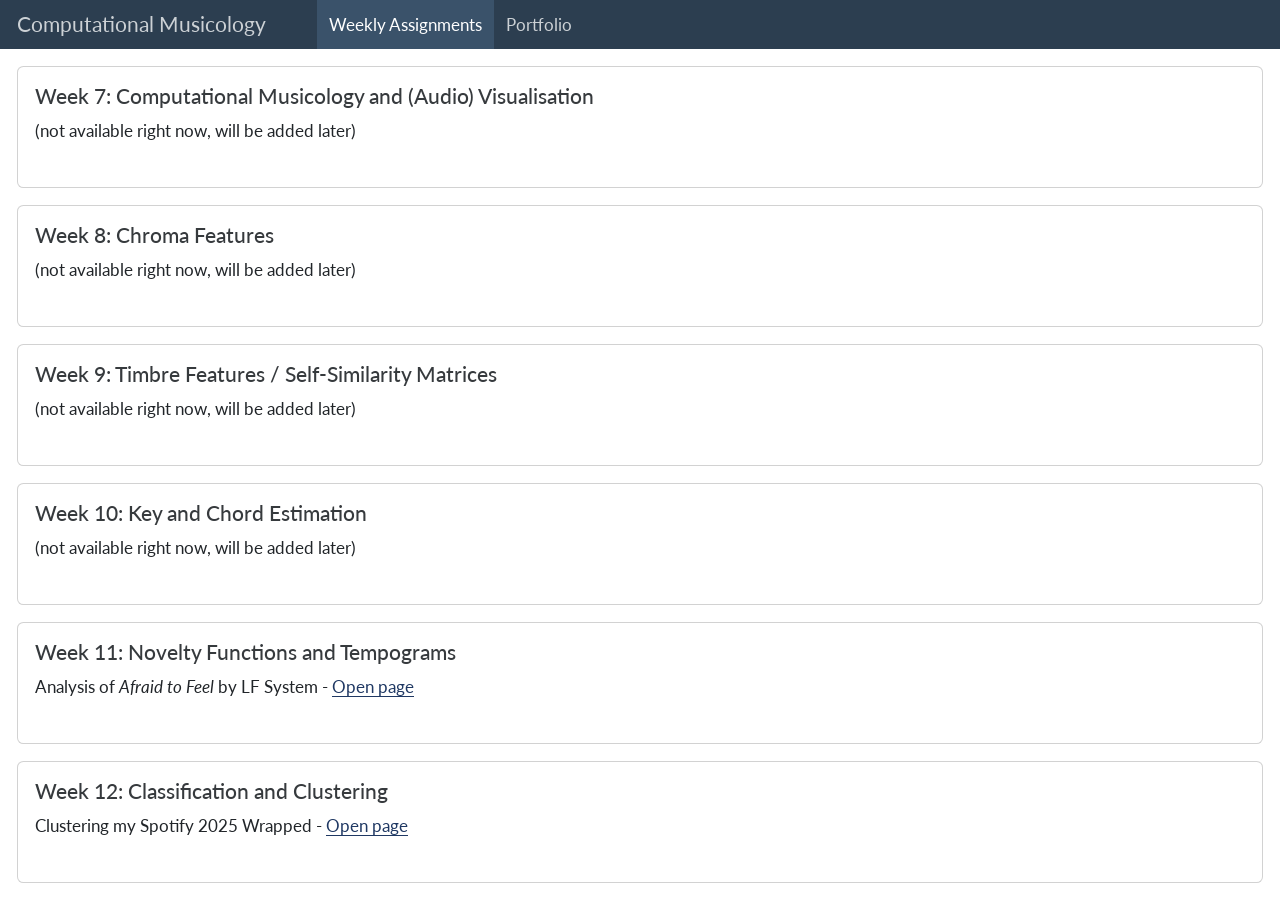
<file: index.html>
<!DOCTYPE html>
<html xmlns="http://www.w3.org/1999/xhtml" lang="en" xml:lang="en"><head>

<meta charset="utf-8">
<meta name="generator" content="quarto-1.8.25">

<meta name="viewport" content="width=device-width, initial-scale=1.0, user-scalable=yes">


<title>Computational Musicology</title>
<style>
code{white-space: pre-wrap;}
span.smallcaps{font-variant: small-caps;}
div.columns{display: flex; gap: min(4vw, 1.5em);}
div.column{flex: auto; overflow-x: auto;}
div.hanging-indent{margin-left: 1.5em; text-indent: -1.5em;}
ul.task-list{list-style: none;}
ul.task-list li input[type="checkbox"] {
  width: 0.8em;
  margin: 0 0.8em 0.2em -1em; /* quarto-specific, see https://github.com/quarto-dev/quarto-cli/issues/4556 */ 
  vertical-align: middle;
}
</style>


<script src="index_files/libs/clipboard/clipboard.min.js"></script>
<script src="index_files/libs/quarto-html/quarto.js" type="module"></script>
<script src="index_files/libs/quarto-html/tabsets/tabsets.js" type="module"></script>
<script src="index_files/libs/quarto-html/axe/axe-check.js" type="module"></script>
<script src="index_files/libs/quarto-html/popper.min.js"></script>
<script src="index_files/libs/quarto-html/tippy.umd.min.js"></script>
<script src="index_files/libs/quarto-html/anchor.min.js"></script>
<link href="index_files/libs/quarto-html/tippy.css" rel="stylesheet">
<link href="index_files/libs/quarto-html/quarto-syntax-highlighting-7b89279ff1a6dce999919e0e67d4d9ec.css" rel="stylesheet" class="quarto-color-scheme" id="quarto-text-highlighting-styles">
<link href="index_files/libs/quarto-html/quarto-syntax-highlighting-dark-707d8167ce6003fca903bfe2be84ab7f.css" rel="stylesheet" class="quarto-color-scheme quarto-color-alternate" id="quarto-text-highlighting-styles">
<link href="index_files/libs/quarto-html/quarto-syntax-highlighting-7b89279ff1a6dce999919e0e67d4d9ec.css" rel="stylesheet" class="quarto-color-scheme-extra" id="quarto-text-highlighting-styles">
<script src="index_files/libs/bootstrap/bootstrap.min.js"></script>
<link href="index_files/libs/bootstrap/bootstrap-icons.css" rel="stylesheet">
<link href="index_files/libs/bootstrap/bootstrap-20c553cabb60cdc0febad54d90f440ac.min.css" rel="stylesheet" append-hash="true" class="quarto-color-scheme" id="quarto-bootstrap" data-mode="light">
<link href="index_files/libs/bootstrap/bootstrap-dark-20c553cabb60cdc0febad54d90f440ac.min.css" rel="stylesheet" append-hash="true" class="quarto-color-scheme quarto-color-alternate" id="quarto-bootstrap" data-mode="light">
<link href="index_files/libs/bootstrap/bootstrap-20c553cabb60cdc0febad54d90f440ac.min.css" rel="stylesheet" append-hash="true" class="quarto-color-scheme-extra" id="quarto-bootstrap" data-mode="light">
<script src="index_files/libs/quarto-dashboard/quarto-dashboard.js"></script>
<script src="index_files/libs/quarto-dashboard/stickythead.js"></script>



<script src="index_files/libs/quarto-dashboard/web-components.js" type="module"></script>
<script src="index_files/libs/quarto-dashboard/components.js"></script>



</head>

<body class="quarto-dashboard dashboard-fill fullcontent quarto-light">

<header id="quarto-dashboard-header">
<nav class="navbar navbar-expand-md slim" data-bs-theme="dark">
  <div class="navbar-container container-fluid">
    <button class="navbar-toggler" type="button" data-bs-toggle="collapse" data-bs-target="#dashboard-collapse" aria-controls="dashboard-collapse" aria-expanded="false" aria-label="Toggle navigation">
      <span class="navbar-toggler-icon"></span>
    </button>    


    <div class="navbar-brand-container">


      <div class="navbar-title">
        <div class="navbar-title-text"><a href="#">Computational Musicology</a></div>
        
        
      </div>
    </div>
<div id="dashboard-collapse" class="navbar-collapse collapse"><ul class="navbar-nav navbar-nav-scroll me-auto" role="tablist"><li class="nav-item" role="presentation"><a id="tab-weekly-assignments" class="nav-link active" data-bs-toggle="tab" role="tab" data-bs-target="#weekly-assignments" data-scrolling="false" href="#weekly-assignments" aria-controls="weekly-assignments" aria-selected="true"><span class="nav-link-text">Weekly Assignments</span></a></li><li class="nav-item" role="presentation"><a id="tab-portfolio" class="nav-link" data-bs-toggle="tab" role="tab" data-bs-target="#portfolio" data-scrolling="false" href="#portfolio" aria-controls="portfolio" aria-selected="false"><span class="nav-link-text">Portfolio</span></a></li></ul></div></div>
</nav>
</header>
<div class="page-layout-custom quarto-dashboard-content bslib-gap-spacing html-fill-container bslib-page-fill quarto-dashboard-pages">  

<div class="bslib-grid-item html-fill-item tab-content bslib-grid" data-layout="fill" style="display: grid; grid-template-columns: minmax(3em, 1fr);
grid-auto-rows: minmax(0, 1fr);">
<div id="weekly-assignments" class="dashboard-page tab-pane show active html-fill-item html-fill-container" data-orientation="columns" aria-labelledby="tab-weekly-assignments">
<div class="html-fill-item html-fill-container bslib-grid" style="display: grid; grid-template-columns: minmax(3em, 1fr);
grid-auto-rows: minmax(0, 1fr);">
<div class="html-fill-item html-fill-container bslib-grid" style="display: grid; grid-template-rows: minmax(3em, 1fr) minmax(3em, 1fr) minmax(3em, 1fr) minmax(3em, 1fr) minmax(3em, 1fr) minmax(3em, 1fr); grid-auto-columns: minmax(0, 1fr);">
<div class="card html-fill-item html-fill-container bslib-card" data-bslib-card-init="" data-require-bs-caller="card()" data-full-screen="false">
<div class="card-body html-fill-item html-fill-container">
<div class="h4">
Week

7:

Computational

Musicology

and

(Audio)

Visualisation
</div>
<p>(not available right now, will be added later)</p>
</div>
<bslib-tooltip placement="auto" bsoptions="[]" data-require-bs-version="5" data-require-bs-caller="tooltip()">
    <template>Expand</template>
    <span class="bslib-full-screen-enter badge rounded-pill">
        <svg xmlns="http://www.w3.org/2000/svg" viewbox="0 0 24 24" style="height:1em;width:1em;" aria-hidden="true" role="img"><path d="M20 5C20 4.4 19.6 4 19 4H13C12.4 4 12 3.6 12 3C12 2.4 12.4 2 13 2H21C21.6 2 22 2.4 22 3V11C22 11.6 21.6 12 21 12C20.4 12 20 11.6 20 11V5ZM4 19C4 19.6 4.4 20 5 20H11C11.6 20 12 20.4 12 21C12 21.6 11.6 22 11 22H3C2.4 22 2 21.6 2 21V13C2 12.4 2.4 12 3 12C3.6 12 4 12.4 4 13V19Z"></path></svg>
    </span>
</bslib-tooltip><script data-bslib-card-init="">bslib.Card.initializeAllCards();</script></div>
<div class="card html-fill-item html-fill-container bslib-card" data-bslib-card-init="" data-require-bs-caller="card()" data-full-screen="false">
<div class="card-body html-fill-item html-fill-container">
<div class="h4">
Week

8:

Chroma

Features
</div>
<p>(not available right now, will be added later)</p>
</div>
<bslib-tooltip placement="auto" bsoptions="[]" data-require-bs-version="5" data-require-bs-caller="tooltip()">
    <template>Expand</template>
    <span class="bslib-full-screen-enter badge rounded-pill">
        <svg xmlns="http://www.w3.org/2000/svg" viewbox="0 0 24 24" style="height:1em;width:1em;" aria-hidden="true" role="img"><path d="M20 5C20 4.4 19.6 4 19 4H13C12.4 4 12 3.6 12 3C12 2.4 12.4 2 13 2H21C21.6 2 22 2.4 22 3V11C22 11.6 21.6 12 21 12C20.4 12 20 11.6 20 11V5ZM4 19C4 19.6 4.4 20 5 20H11C11.6 20 12 20.4 12 21C12 21.6 11.6 22 11 22H3C2.4 22 2 21.6 2 21V13C2 12.4 2.4 12 3 12C3.6 12 4 12.4 4 13V19Z"></path></svg>
    </span>
</bslib-tooltip><script data-bslib-card-init="">bslib.Card.initializeAllCards();</script></div>
<div class="card html-fill-item html-fill-container bslib-card" data-bslib-card-init="" data-require-bs-caller="card()" data-full-screen="false">
<div class="card-body html-fill-item html-fill-container">
<div class="h4">
Week

9:

Timbre

Features

/

Self-Similarity

Matrices
</div>
<p>(not available right now, will be added later)</p>
</div>
<bslib-tooltip placement="auto" bsoptions="[]" data-require-bs-version="5" data-require-bs-caller="tooltip()">
    <template>Expand</template>
    <span class="bslib-full-screen-enter badge rounded-pill">
        <svg xmlns="http://www.w3.org/2000/svg" viewbox="0 0 24 24" style="height:1em;width:1em;" aria-hidden="true" role="img"><path d="M20 5C20 4.4 19.6 4 19 4H13C12.4 4 12 3.6 12 3C12 2.4 12.4 2 13 2H21C21.6 2 22 2.4 22 3V11C22 11.6 21.6 12 21 12C20.4 12 20 11.6 20 11V5ZM4 19C4 19.6 4.4 20 5 20H11C11.6 20 12 20.4 12 21C12 21.6 11.6 22 11 22H3C2.4 22 2 21.6 2 21V13C2 12.4 2.4 12 3 12C3.6 12 4 12.4 4 13V19Z"></path></svg>
    </span>
</bslib-tooltip><script data-bslib-card-init="">bslib.Card.initializeAllCards();</script></div>
<div class="card html-fill-item html-fill-container bslib-card" data-bslib-card-init="" data-require-bs-caller="card()" data-full-screen="false">
<div class="card-body html-fill-item html-fill-container">
<div class="h4">
Week

10:

Key

and

Chord

Estimation
</div>
<p>(not available right now, will be added later)</p>
</div>
<bslib-tooltip placement="auto" bsoptions="[]" data-require-bs-version="5" data-require-bs-caller="tooltip()">
    <template>Expand</template>
    <span class="bslib-full-screen-enter badge rounded-pill">
        <svg xmlns="http://www.w3.org/2000/svg" viewbox="0 0 24 24" style="height:1em;width:1em;" aria-hidden="true" role="img"><path d="M20 5C20 4.4 19.6 4 19 4H13C12.4 4 12 3.6 12 3C12 2.4 12.4 2 13 2H21C21.6 2 22 2.4 22 3V11C22 11.6 21.6 12 21 12C20.4 12 20 11.6 20 11V5ZM4 19C4 19.6 4.4 20 5 20H11C11.6 20 12 20.4 12 21C12 21.6 11.6 22 11 22H3C2.4 22 2 21.6 2 21V13C2 12.4 2.4 12 3 12C3.6 12 4 12.4 4 13V19Z"></path></svg>
    </span>
</bslib-tooltip><script data-bslib-card-init="">bslib.Card.initializeAllCards();</script></div>
<div class="card html-fill-item html-fill-container bslib-card" data-bslib-card-init="" data-require-bs-caller="card()" data-full-screen="false">
<div class="card-body html-fill-item html-fill-container">
<div class="h4">
Week

11:

Novelty

Functions

and

Tempograms
</div>
<p>Analysis of <em>Afraid to Feel</em> by LF System - <a href="week11.html">Open page</a></p>
</div>
<bslib-tooltip placement="auto" bsoptions="[]" data-require-bs-version="5" data-require-bs-caller="tooltip()">
    <template>Expand</template>
    <span class="bslib-full-screen-enter badge rounded-pill">
        <svg xmlns="http://www.w3.org/2000/svg" viewbox="0 0 24 24" style="height:1em;width:1em;" aria-hidden="true" role="img"><path d="M20 5C20 4.4 19.6 4 19 4H13C12.4 4 12 3.6 12 3C12 2.4 12.4 2 13 2H21C21.6 2 22 2.4 22 3V11C22 11.6 21.6 12 21 12C20.4 12 20 11.6 20 11V5ZM4 19C4 19.6 4.4 20 5 20H11C11.6 20 12 20.4 12 21C12 21.6 11.6 22 11 22H3C2.4 22 2 21.6 2 21V13C2 12.4 2.4 12 3 12C3.6 12 4 12.4 4 13V19Z"></path></svg>
    </span>
</bslib-tooltip><script data-bslib-card-init="">bslib.Card.initializeAllCards();</script></div>
<div class="card html-fill-item html-fill-container bslib-card" data-bslib-card-init="" data-require-bs-caller="card()" data-full-screen="false">
<div class="card-body html-fill-item html-fill-container">
<div class="h4">
Week

12:

Classification

and

Clustering
</div>
<p>Clustering my Spotify 2025 Wrapped - <a href="week12.html">Open page</a></p>
</div>
<bslib-tooltip placement="auto" bsoptions="[]" data-require-bs-version="5" data-require-bs-caller="tooltip()">
    <template>Expand</template>
    <span class="bslib-full-screen-enter badge rounded-pill">
        <svg xmlns="http://www.w3.org/2000/svg" viewbox="0 0 24 24" style="height:1em;width:1em;" aria-hidden="true" role="img"><path d="M20 5C20 4.4 19.6 4 19 4H13C12.4 4 12 3.6 12 3C12 2.4 12.4 2 13 2H21C21.6 2 22 2.4 22 3V11C22 11.6 21.6 12 21 12C20.4 12 20 11.6 20 11V5ZM4 19C4 19.6 4.4 20 5 20H11C11.6 20 12 20.4 12 21C12 21.6 11.6 22 11 22H3C2.4 22 2 21.6 2 21V13C2 12.4 2.4 12 3 12C3.6 12 4 12.4 4 13V19Z"></path></svg>
    </span>
</bslib-tooltip><script data-bslib-card-init="">bslib.Card.initializeAllCards();</script></div>
</div>
</div>
</div><div id="portfolio" class="dashboard-page tab-pane grid-skip html-fill-item html-fill-container" data-orientation="columns" aria-labelledby="tab-portfolio">
<div class="html-fill-item html-fill-container bslib-grid" style="display: grid; grid-template-columns: minmax(3em, 1fr) minmax(3em, 1fr);
grid-auto-rows: minmax(0, 1fr);">
<div class="html-fill-item html-fill-container bslib-grid" style="display: grid; grid-template-rows: minmax(3em, 1fr); grid-auto-columns: minmax(0, 1fr);">
<div class="card html-fill-item html-fill-container bslib-card" data-bslib-card-init="" data-require-bs-caller="card()" data-full-screen="false">
<div class="card-body html-fill-item html-fill-container">
<div class="h4">
About

me
</div>
<p>My name is Stan Pieter van Kuik and I am a 23-year-old Bèta-Gamma student with a major in Artificial Intelligence. I live in Amsterdam and have a strong love for music.</p>
<p>Besides listening to it, I enjoy creating my own music. Some of my the songs I made can be found on <a href="https://open.spotify.com/artist/0BBiXpXwpy9x3c0XsUWVRt">Spotify</a> - the production quality is definitely not perfect, and most of them are quite old, but they still reflect an important personal side of my relationship with music. I hope you enjoy exploring this portfolio as much as I enjoyed making it.</p>
<div class="h4">
About

This

Portfolio
</div>
<p>This portfolio explores whether my listening behavior differs between winter and summer. It is based on six playlists divided by both season and genre: chill, hip hop, and dance. The analyses move from a broad corpus exploration to more detailed feature analyses and finally to classification and reflection. You can find more information on the portfolio background if you press the link below.</p>
<a href="portfolio/background.html">Background page</a>
</div>
<bslib-tooltip placement="auto" bsoptions="[]" data-require-bs-version="5" data-require-bs-caller="tooltip()">
    <template>Expand</template>
    <span class="bslib-full-screen-enter badge rounded-pill">
        <svg xmlns="http://www.w3.org/2000/svg" viewbox="0 0 24 24" style="height:1em;width:1em;" aria-hidden="true" role="img"><path d="M20 5C20 4.4 19.6 4 19 4H13C12.4 4 12 3.6 12 3C12 2.4 12.4 2 13 2H21C21.6 2 22 2.4 22 3V11C22 11.6 21.6 12 21 12C20.4 12 20 11.6 20 11V5ZM4 19C4 19.6 4.4 20 5 20H11C11.6 20 12 20.4 12 21C12 21.6 11.6 22 11 22H3C2.4 22 2 21.6 2 21V13C2 12.4 2.4 12 3 12C3.6 12 4 12.4 4 13V19Z"></path></svg>
    </span>
</bslib-tooltip><script data-bslib-card-init="">bslib.Card.initializeAllCards();</script></div>
</div><div class="html-fill-item html-fill-container bslib-grid" style="display: grid; grid-template-rows: minmax(3em, 1fr) minmax(3em, 1fr) minmax(3em, 1fr) minmax(3em, 1fr); grid-auto-columns: minmax(0, 1fr);">
<div class="card html-fill-item html-fill-container bslib-card" data-bslib-card-init="" data-require-bs-caller="card()" data-full-screen="false">
<div class="card-body html-fill-item html-fill-container">
<div class="h4">
Corpus

Exploration
</div>
<p>A first general inspection of the corpus using Spotify track-level features.</p>
<a href="portfolio/corpus_exploration.html">Open page</a>
</div>
<bslib-tooltip placement="auto" bsoptions="[]" data-require-bs-version="5" data-require-bs-caller="tooltip()">
    <template>Expand</template>
    <span class="bslib-full-screen-enter badge rounded-pill">
        <svg xmlns="http://www.w3.org/2000/svg" viewbox="0 0 24 24" style="height:1em;width:1em;" aria-hidden="true" role="img"><path d="M20 5C20 4.4 19.6 4 19 4H13C12.4 4 12 3.6 12 3C12 2.4 12.4 2 13 2H21C21.6 2 22 2.4 22 3V11C22 11.6 21.6 12 21 12C20.4 12 20 11.6 20 11V5ZM4 19C4 19.6 4.4 20 5 20H11C11.6 20 12 20.4 12 21C12 21.6 11.6 22 11 22H3C2.4 22 2 21.6 2 21V13C2 12.4 2.4 12 3 12C3.6 12 4 12.4 4 13V19Z"></path></svg>
    </span>
</bslib-tooltip><script data-bslib-card-init="">bslib.Card.initializeAllCards();</script></div>
<div class="card html-fill-item html-fill-container bslib-card" data-bslib-card-init="" data-require-bs-caller="card()" data-full-screen="false">
<div class="card-body html-fill-item html-fill-container">
<div class="h4">
Feature

Analysis
</div>
<p>Chroma, loudness, timbre, and temporal features.</p>
<a href="portfolio/feature_analysis.html">Open page</a>
</div>
<bslib-tooltip placement="auto" bsoptions="[]" data-require-bs-version="5" data-require-bs-caller="tooltip()">
    <template>Expand</template>
    <span class="bslib-full-screen-enter badge rounded-pill">
        <svg xmlns="http://www.w3.org/2000/svg" viewbox="0 0 24 24" style="height:1em;width:1em;" aria-hidden="true" role="img"><path d="M20 5C20 4.4 19.6 4 19 4H13C12.4 4 12 3.6 12 3C12 2.4 12.4 2 13 2H21C21.6 2 22 2.4 22 3V11C22 11.6 21.6 12 21 12C20.4 12 20 11.6 20 11V5ZM4 19C4 19.6 4.4 20 5 20H11C11.6 20 12 20.4 12 21C12 21.6 11.6 22 11 22H3C2.4 22 2 21.6 2 21V13C2 12.4 2.4 12 3 12C3.6 12 4 12.4 4 13V19Z"></path></svg>
    </span>
</bslib-tooltip><script data-bslib-card-init="">bslib.Card.initializeAllCards();</script></div>
<div class="card html-fill-item html-fill-container bslib-card" data-bslib-card-init="" data-require-bs-caller="card()" data-full-screen="false">
<div class="card-body html-fill-item html-fill-container">
<div class="h4">
Classification

and

Clustering
</div>
<p>A broader corpus-level analysis.</p>
<a href="portfolio/classification_clustering.html">Open page</a>
</div>
<bslib-tooltip placement="auto" bsoptions="[]" data-require-bs-version="5" data-require-bs-caller="tooltip()">
    <template>Expand</template>
    <span class="bslib-full-screen-enter badge rounded-pill">
        <svg xmlns="http://www.w3.org/2000/svg" viewbox="0 0 24 24" style="height:1em;width:1em;" aria-hidden="true" role="img"><path d="M20 5C20 4.4 19.6 4 19 4H13C12.4 4 12 3.6 12 3C12 2.4 12.4 2 13 2H21C21.6 2 22 2.4 22 3V11C22 11.6 21.6 12 21 12C20.4 12 20 11.6 20 11V5ZM4 19C4 19.6 4.4 20 5 20H11C11.6 20 12 20.4 12 21C12 21.6 11.6 22 11 22H3C2.4 22 2 21.6 2 21V13C2 12.4 2.4 12 3 12C3.6 12 4 12.4 4 13V19Z"></path></svg>
    </span>
</bslib-tooltip><script data-bslib-card-init="">bslib.Card.initializeAllCards();</script></div>
<div class="card html-fill-item html-fill-container bslib-card" data-bslib-card-init="" data-require-bs-caller="card()" data-full-screen="false">
<div class="card-body html-fill-item html-fill-container">
<div class="h4">
Conclusion
</div>
<p>What we have learned from this set of analyses and personal reflection.</p>
<a href="portfolio/conclusion.html">Open page</a>
</div>
<bslib-tooltip placement="auto" bsoptions="[]" data-require-bs-version="5" data-require-bs-caller="tooltip()">
    <template>Expand</template>
    <span class="bslib-full-screen-enter badge rounded-pill">
        <svg xmlns="http://www.w3.org/2000/svg" viewbox="0 0 24 24" style="height:1em;width:1em;" aria-hidden="true" role="img"><path d="M20 5C20 4.4 19.6 4 19 4H13C12.4 4 12 3.6 12 3C12 2.4 12.4 2 13 2H21C21.6 2 22 2.4 22 3V11C22 11.6 21.6 12 21 12C20.4 12 20 11.6 20 11V5ZM4 19C4 19.6 4.4 20 5 20H11C11.6 20 12 20.4 12 21C12 21.6 11.6 22 11 22H3C2.4 22 2 21.6 2 21V13C2 12.4 2.4 12 3 12C3.6 12 4 12.4 4 13V19Z"></path></svg>
    </span>
</bslib-tooltip><script data-bslib-card-init="">bslib.Card.initializeAllCards();</script></div>
<div id="3ade8a4a-fb1d-4a6c-8409-ac45482d5fc9" class="hidden html-fill-item html-fill-container">

</div>
</div>
</div>
</div>
</div>


<script id="quarto-html-after-body" type="application/javascript">
  window.document.addEventListener("DOMContentLoaded", function (event) {
    const icon = "";
    const anchorJS = new window.AnchorJS();
    anchorJS.options = {
      placement: 'right',
      icon: icon
    };
    anchorJS.add('.anchored');
    const isCodeAnnotation = (el) => {
      for (const clz of el.classList) {
        if (clz.startsWith('code-annotation-')) {                     
          return true;
        }
      }
      return false;
    }
    const onCopySuccess = function(e) {
      // button target
      const button = e.trigger;
      // don't keep focus
      button.blur();
      // flash "checked"
      button.classList.add('code-copy-button-checked');
      var currentTitle = button.getAttribute("title");
      button.setAttribute("title", "Copied!");
      let tooltip;
      if (window.bootstrap) {
        button.setAttribute("data-bs-toggle", "tooltip");
        button.setAttribute("data-bs-placement", "left");
        button.setAttribute("data-bs-title", "Copied!");
        tooltip = new bootstrap.Tooltip(button, 
          { trigger: "manual", 
            customClass: "code-copy-button-tooltip",
            offset: [0, -8]});
        tooltip.show();    
      }
      setTimeout(function() {
        if (tooltip) {
          tooltip.hide();
          button.removeAttribute("data-bs-title");
          button.removeAttribute("data-bs-toggle");
          button.removeAttribute("data-bs-placement");
        }
        button.setAttribute("title", currentTitle);
        button.classList.remove('code-copy-button-checked');
      }, 1000);
      // clear code selection
      e.clearSelection();
    }
    const getTextToCopy = function(trigger) {
      const outerScaffold = trigger.parentElement.cloneNode(true);
      const codeEl = outerScaffold.querySelector('code');
      for (const childEl of codeEl.children) {
        if (isCodeAnnotation(childEl)) {
          childEl.remove();
        }
      }
      return codeEl.innerText;
    }
    const clipboard = new window.ClipboardJS('.code-copy-button:not([data-in-quarto-modal])', {
      text: getTextToCopy
    });
    clipboard.on('success', onCopySuccess);
    if (window.document.getElementById('quarto-embedded-source-code-modal')) {
      const clipboardModal = new window.ClipboardJS('.code-copy-button[data-in-quarto-modal]', {
        text: getTextToCopy,
        container: window.document.getElementById('quarto-embedded-source-code-modal')
      });
      clipboardModal.on('success', onCopySuccess);
    }
      var localhostRegex = new RegExp(/^(?:http|https):\/\/localhost\:?[0-9]*\//);
      var mailtoRegex = new RegExp(/^mailto:/);
        var filterRegex = new RegExp('/' + window.location.host + '/');
      var isInternal = (href) => {
          return filterRegex.test(href) || localhostRegex.test(href) || mailtoRegex.test(href);
      }
      // Inspect non-navigation links and adorn them if external
     var links = window.document.querySelectorAll('a[href]:not(.nav-link):not(.navbar-brand):not(.toc-action):not(.sidebar-link):not(.sidebar-item-toggle):not(.pagination-link):not(.no-external):not([aria-hidden]):not(.dropdown-item):not(.quarto-navigation-tool):not(.about-link)');
      for (var i=0; i<links.length; i++) {
        const link = links[i];
        if (!isInternal(link.href)) {
          // undo the damage that might have been done by quarto-nav.js in the case of
          // links that we want to consider external
          if (link.dataset.originalHref !== undefined) {
            link.href = link.dataset.originalHref;
          }
        }
      }
    function tippyHover(el, contentFn, onTriggerFn, onUntriggerFn) {
      const config = {
        allowHTML: true,
        maxWidth: 500,
        delay: 100,
        arrow: false,
        appendTo: function(el) {
            return el.parentElement;
        },
        interactive: true,
        interactiveBorder: 10,
        theme: 'quarto',
        placement: 'bottom-start',
      };
      if (contentFn) {
        config.content = contentFn;
      }
      if (onTriggerFn) {
        config.onTrigger = onTriggerFn;
      }
      if (onUntriggerFn) {
        config.onUntrigger = onUntriggerFn;
      }
      window.tippy(el, config); 
    }
    const noterefs = window.document.querySelectorAll('a[role="doc-noteref"]');
    for (var i=0; i<noterefs.length; i++) {
      const ref = noterefs[i];
      tippyHover(ref, function() {
        // use id or data attribute instead here
        let href = ref.getAttribute('data-footnote-href') || ref.getAttribute('href');
        try { href = new URL(href).hash; } catch {}
        const id = href.replace(/^#\/?/, "");
        const note = window.document.getElementById(id);
        if (note) {
          return note.innerHTML;
        } else {
          return "";
        }
      });
    }
    const xrefs = window.document.querySelectorAll('a.quarto-xref');
    const processXRef = (id, note) => {
      // Strip column container classes
      const stripColumnClz = (el) => {
        el.classList.remove("page-full", "page-columns");
        if (el.children) {
          for (const child of el.children) {
            stripColumnClz(child);
          }
        }
      }
      stripColumnClz(note)
      if (id === null || id.startsWith('sec-')) {
        // Special case sections, only their first couple elements
        const container = document.createElement("div");
        if (note.children && note.children.length > 2) {
          container.appendChild(note.children[0].cloneNode(true));
          for (let i = 1; i < note.children.length; i++) {
            const child = note.children[i];
            if (child.tagName === "P" && child.innerText === "") {
              continue;
            } else {
              container.appendChild(child.cloneNode(true));
              break;
            }
          }
          if (window.Quarto?.typesetMath) {
            window.Quarto.typesetMath(container);
          }
          return container.innerHTML
        } else {
          if (window.Quarto?.typesetMath) {
            window.Quarto.typesetMath(note);
          }
          return note.innerHTML;
        }
      } else {
        // Remove any anchor links if they are present
        const anchorLink = note.querySelector('a.anchorjs-link');
        if (anchorLink) {
          anchorLink.remove();
        }
        if (window.Quarto?.typesetMath) {
          window.Quarto.typesetMath(note);
        }
        if (note.classList.contains("callout")) {
          return note.outerHTML;
        } else {
          return note.innerHTML;
        }
      }
    }
    for (var i=0; i<xrefs.length; i++) {
      const xref = xrefs[i];
      tippyHover(xref, undefined, function(instance) {
        instance.disable();
        let url = xref.getAttribute('href');
        let hash = undefined; 
        if (url.startsWith('#')) {
          hash = url;
        } else {
          try { hash = new URL(url).hash; } catch {}
        }
        if (hash) {
          const id = hash.replace(/^#\/?/, "");
          const note = window.document.getElementById(id);
          if (note !== null) {
            try {
              const html = processXRef(id, note.cloneNode(true));
              instance.setContent(html);
            } finally {
              instance.enable();
              instance.show();
            }
          } else {
            // See if we can fetch this
            fetch(url.split('#')[0])
            .then(res => res.text())
            .then(html => {
              const parser = new DOMParser();
              const htmlDoc = parser.parseFromString(html, "text/html");
              const note = htmlDoc.getElementById(id);
              if (note !== null) {
                const html = processXRef(id, note);
                instance.setContent(html);
              } 
            }).finally(() => {
              instance.enable();
              instance.show();
            });
          }
        } else {
          // See if we can fetch a full url (with no hash to target)
          // This is a special case and we should probably do some content thinning / targeting
          fetch(url)
          .then(res => res.text())
          .then(html => {
            const parser = new DOMParser();
            const htmlDoc = parser.parseFromString(html, "text/html");
            const note = htmlDoc.querySelector('main.content');
            if (note !== null) {
              // This should only happen for chapter cross references
              // (since there is no id in the URL)
              // remove the first header
              if (note.children.length > 0 && note.children[0].tagName === "HEADER") {
                note.children[0].remove();
              }
              const html = processXRef(null, note);
              instance.setContent(html);
            } 
          }).finally(() => {
            instance.enable();
            instance.show();
          });
        }
      }, function(instance) {
      });
    }
        let selectedAnnoteEl;
        const selectorForAnnotation = ( cell, annotation) => {
          let cellAttr = 'data-code-cell="' + cell + '"';
          let lineAttr = 'data-code-annotation="' +  annotation + '"';
          const selector = 'span[' + cellAttr + '][' + lineAttr + ']';
          return selector;
        }
        const selectCodeLines = (annoteEl) => {
          const doc = window.document;
          const targetCell = annoteEl.getAttribute("data-target-cell");
          const targetAnnotation = annoteEl.getAttribute("data-target-annotation");
          const annoteSpan = window.document.querySelector(selectorForAnnotation(targetCell, targetAnnotation));
          const lines = annoteSpan.getAttribute("data-code-lines").split(",");
          const lineIds = lines.map((line) => {
            return targetCell + "-" + line;
          })
          let top = null;
          let height = null;
          let parent = null;
          if (lineIds.length > 0) {
              //compute the position of the single el (top and bottom and make a div)
              const el = window.document.getElementById(lineIds[0]);
              top = el.offsetTop;
              height = el.offsetHeight;
              parent = el.parentElement.parentElement;
            if (lineIds.length > 1) {
              const lastEl = window.document.getElementById(lineIds[lineIds.length - 1]);
              const bottom = lastEl.offsetTop + lastEl.offsetHeight;
              height = bottom - top;
            }
            if (top !== null && height !== null && parent !== null) {
              // cook up a div (if necessary) and position it 
              let div = window.document.getElementById("code-annotation-line-highlight");
              if (div === null) {
                div = window.document.createElement("div");
                div.setAttribute("id", "code-annotation-line-highlight");
                div.style.position = 'absolute';
                parent.appendChild(div);
              }
              div.style.top = top - 2 + "px";
              div.style.height = height + 4 + "px";
              div.style.left = 0;
              let gutterDiv = window.document.getElementById("code-annotation-line-highlight-gutter");
              if (gutterDiv === null) {
                gutterDiv = window.document.createElement("div");
                gutterDiv.setAttribute("id", "code-annotation-line-highlight-gutter");
                gutterDiv.style.position = 'absolute';
                const codeCell = window.document.getElementById(targetCell);
                const gutter = codeCell.querySelector('.code-annotation-gutter');
                gutter.appendChild(gutterDiv);
              }
              gutterDiv.style.top = top - 2 + "px";
              gutterDiv.style.height = height + 4 + "px";
            }
            selectedAnnoteEl = annoteEl;
          }
        };
        const unselectCodeLines = () => {
          const elementsIds = ["code-annotation-line-highlight", "code-annotation-line-highlight-gutter"];
          elementsIds.forEach((elId) => {
            const div = window.document.getElementById(elId);
            if (div) {
              div.remove();
            }
          });
          selectedAnnoteEl = undefined;
        };
          // Handle positioning of the toggle
      window.addEventListener(
        "resize",
        throttle(() => {
          elRect = undefined;
          if (selectedAnnoteEl) {
            selectCodeLines(selectedAnnoteEl);
          }
        }, 10)
      );
      function throttle(fn, ms) {
      let throttle = false;
      let timer;
        return (...args) => {
          if(!throttle) { // first call gets through
              fn.apply(this, args);
              throttle = true;
          } else { // all the others get throttled
              if(timer) clearTimeout(timer); // cancel #2
              timer = setTimeout(() => {
                fn.apply(this, args);
                timer = throttle = false;
              }, ms);
          }
        };
      }
        // Attach click handler to the DT
        const annoteDls = window.document.querySelectorAll('dt[data-target-cell]');
        for (const annoteDlNode of annoteDls) {
          annoteDlNode.addEventListener('click', (event) => {
            const clickedEl = event.target;
            if (clickedEl !== selectedAnnoteEl) {
              unselectCodeLines();
              const activeEl = window.document.querySelector('dt[data-target-cell].code-annotation-active');
              if (activeEl) {
                activeEl.classList.remove('code-annotation-active');
              }
              selectCodeLines(clickedEl);
              clickedEl.classList.add('code-annotation-active');
            } else {
              // Unselect the line
              unselectCodeLines();
              clickedEl.classList.remove('code-annotation-active');
            }
          });
        }
    const findCites = (el) => {
      const parentEl = el.parentElement;
      if (parentEl) {
        const cites = parentEl.dataset.cites;
        if (cites) {
          return {
            el,
            cites: cites.split(' ')
          };
        } else {
          return findCites(el.parentElement)
        }
      } else {
        return undefined;
      }
    };
    var bibliorefs = window.document.querySelectorAll('a[role="doc-biblioref"]');
    for (var i=0; i<bibliorefs.length; i++) {
      const ref = bibliorefs[i];
      const citeInfo = findCites(ref);
      if (citeInfo) {
        tippyHover(citeInfo.el, function() {
          var popup = window.document.createElement('div');
          citeInfo.cites.forEach(function(cite) {
            var citeDiv = window.document.createElement('div');
            citeDiv.classList.add('hanging-indent');
            citeDiv.classList.add('csl-entry');
            var biblioDiv = window.document.getElementById('ref-' + cite);
            if (biblioDiv) {
              citeDiv.innerHTML = biblioDiv.innerHTML;
            }
            popup.appendChild(citeDiv);
          });
          return popup.innerHTML;
        });
      }
    }
  });
  </script>
</div> <!-- /container fluid -->

<script type="application/javascript">
window.document.addEventListener("DOMContentLoaded", function (_event) {
  if (window.bslib.Card) {
    window.bslib.Card.initializeAllCards();
  }
}); 
</script>
  



</body></html>
</file>
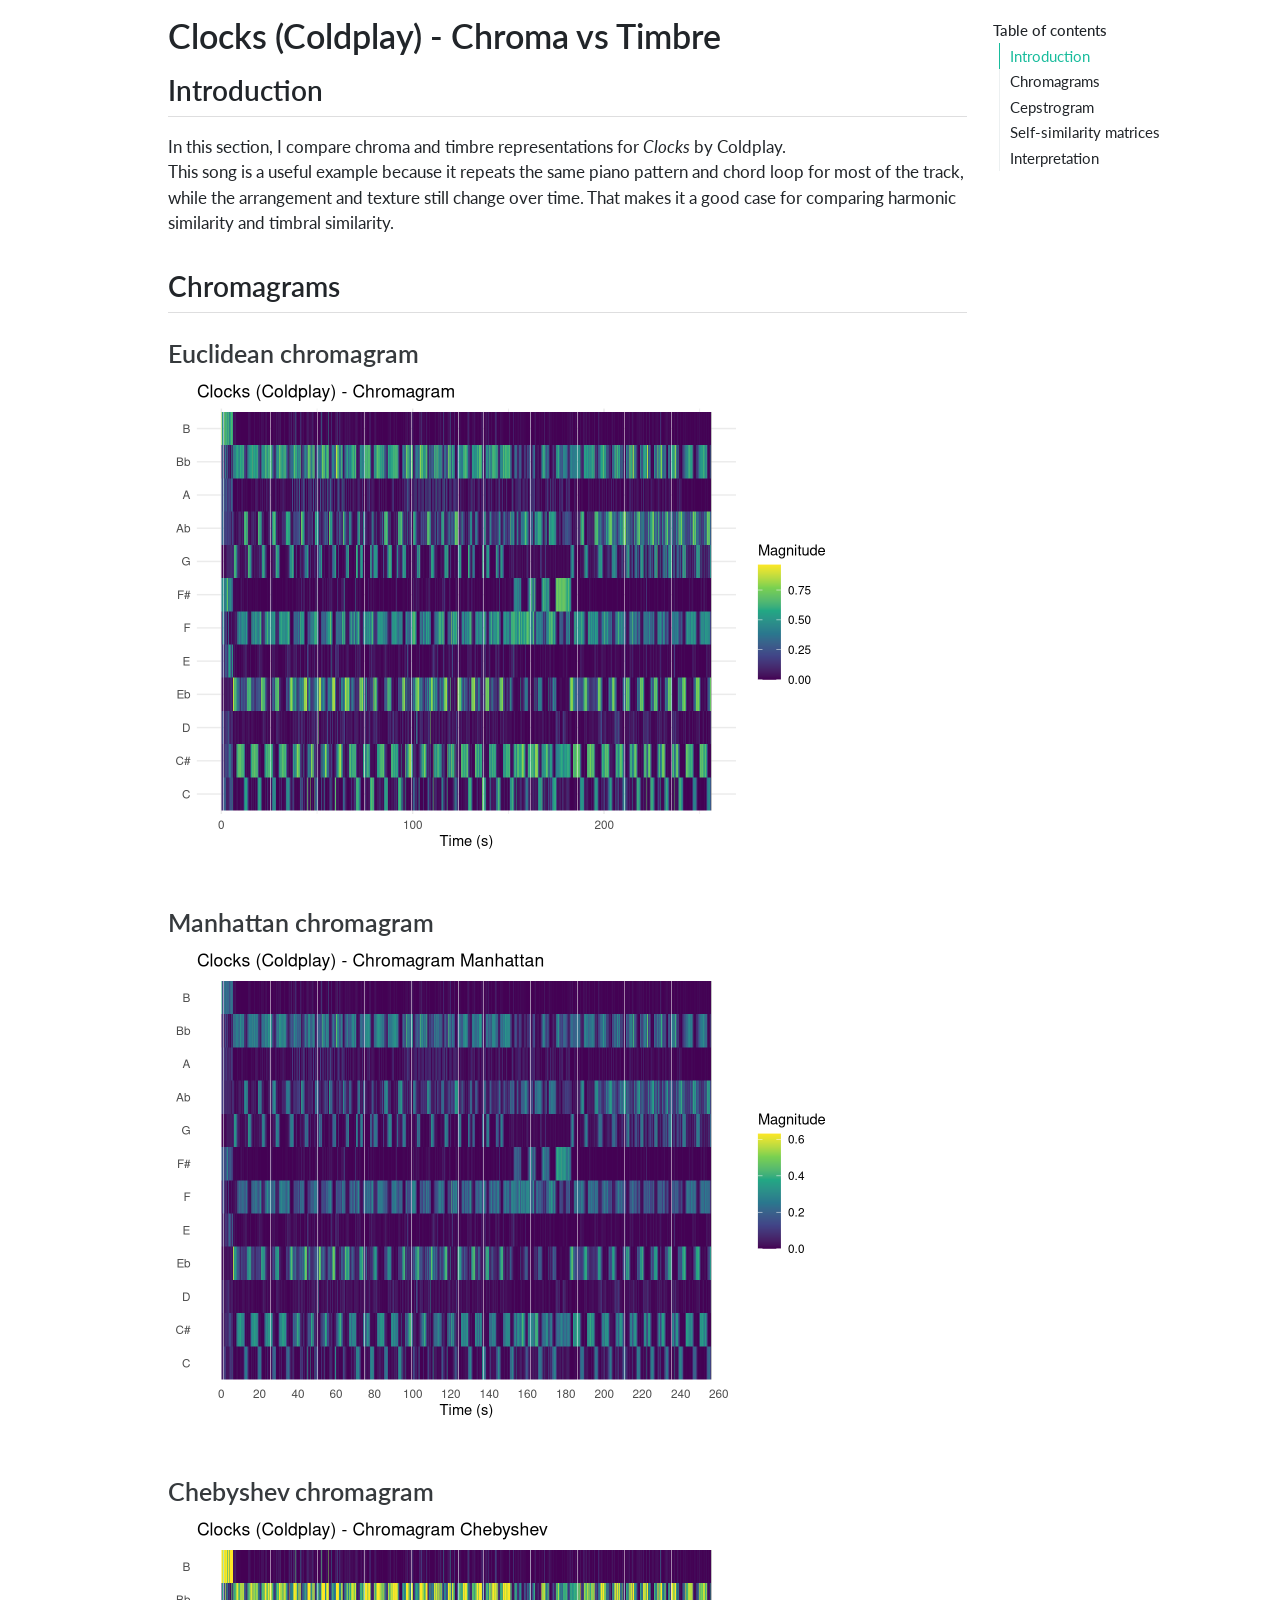
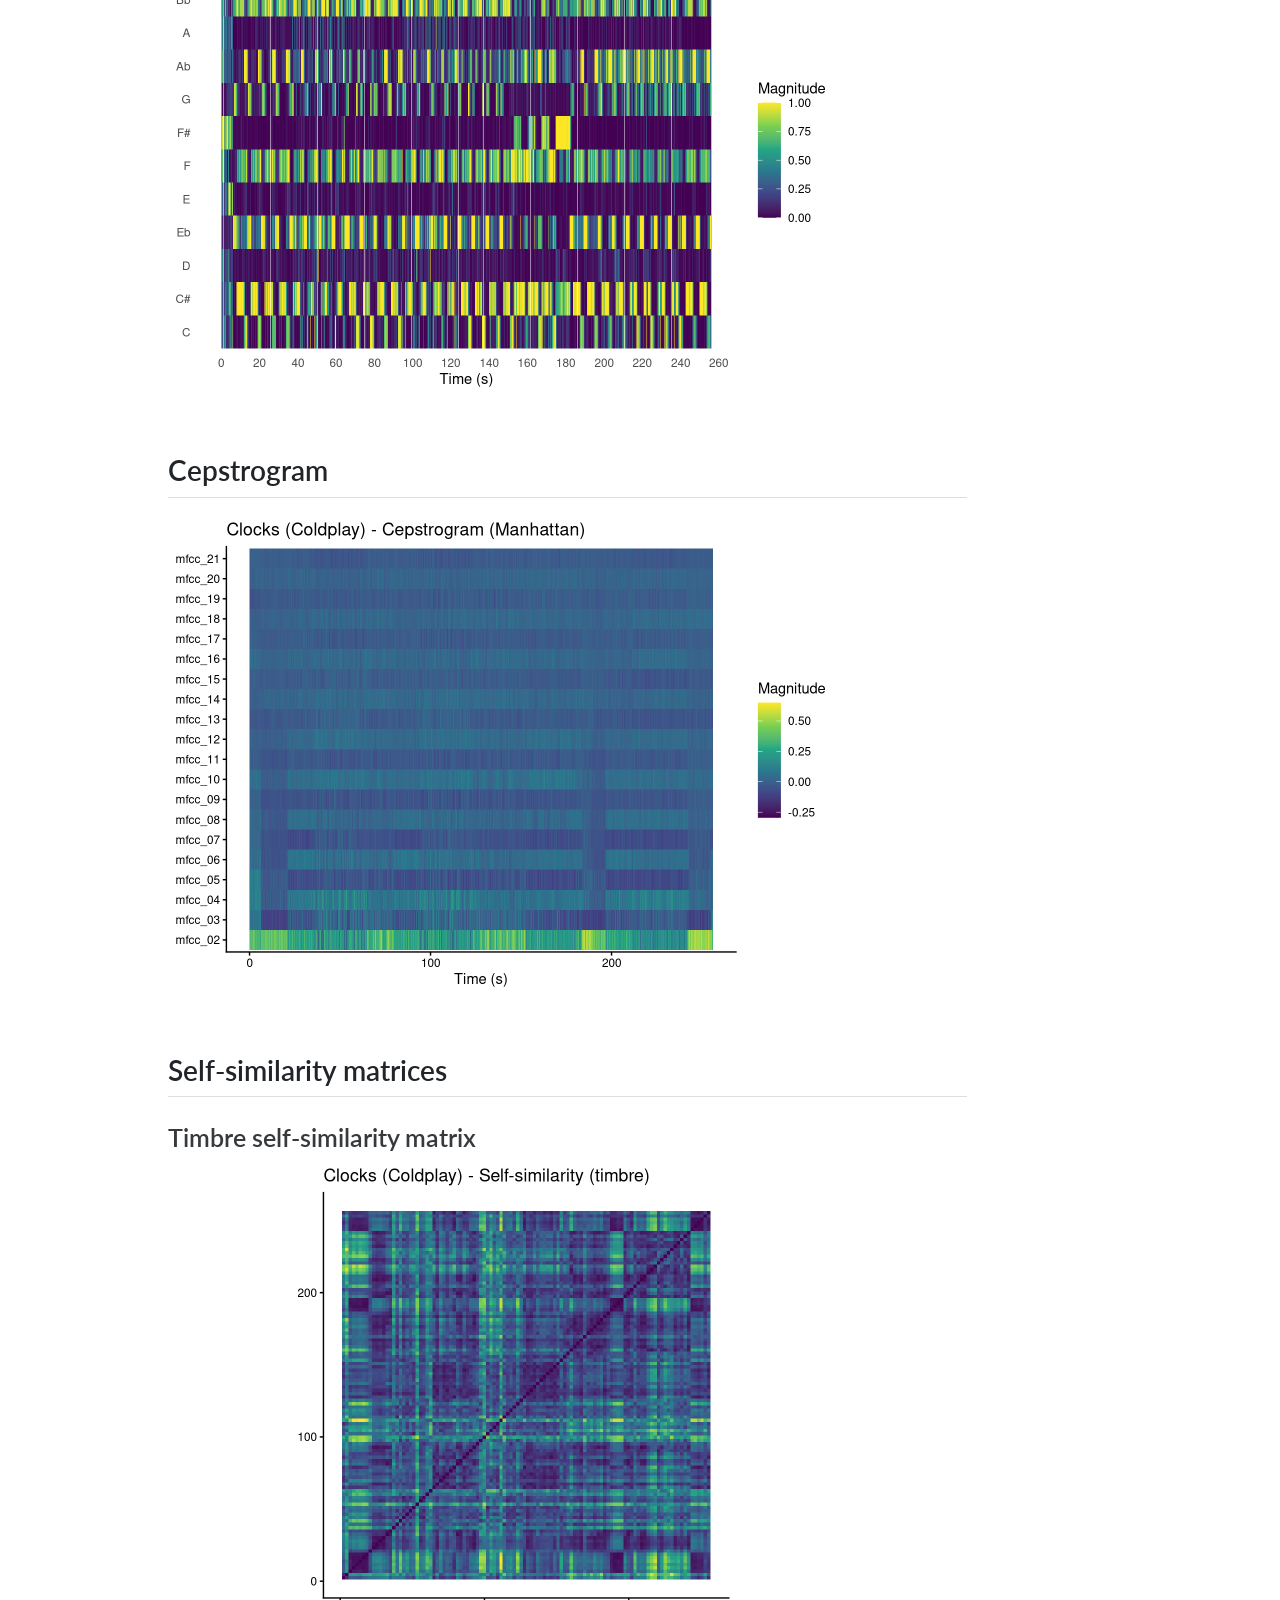
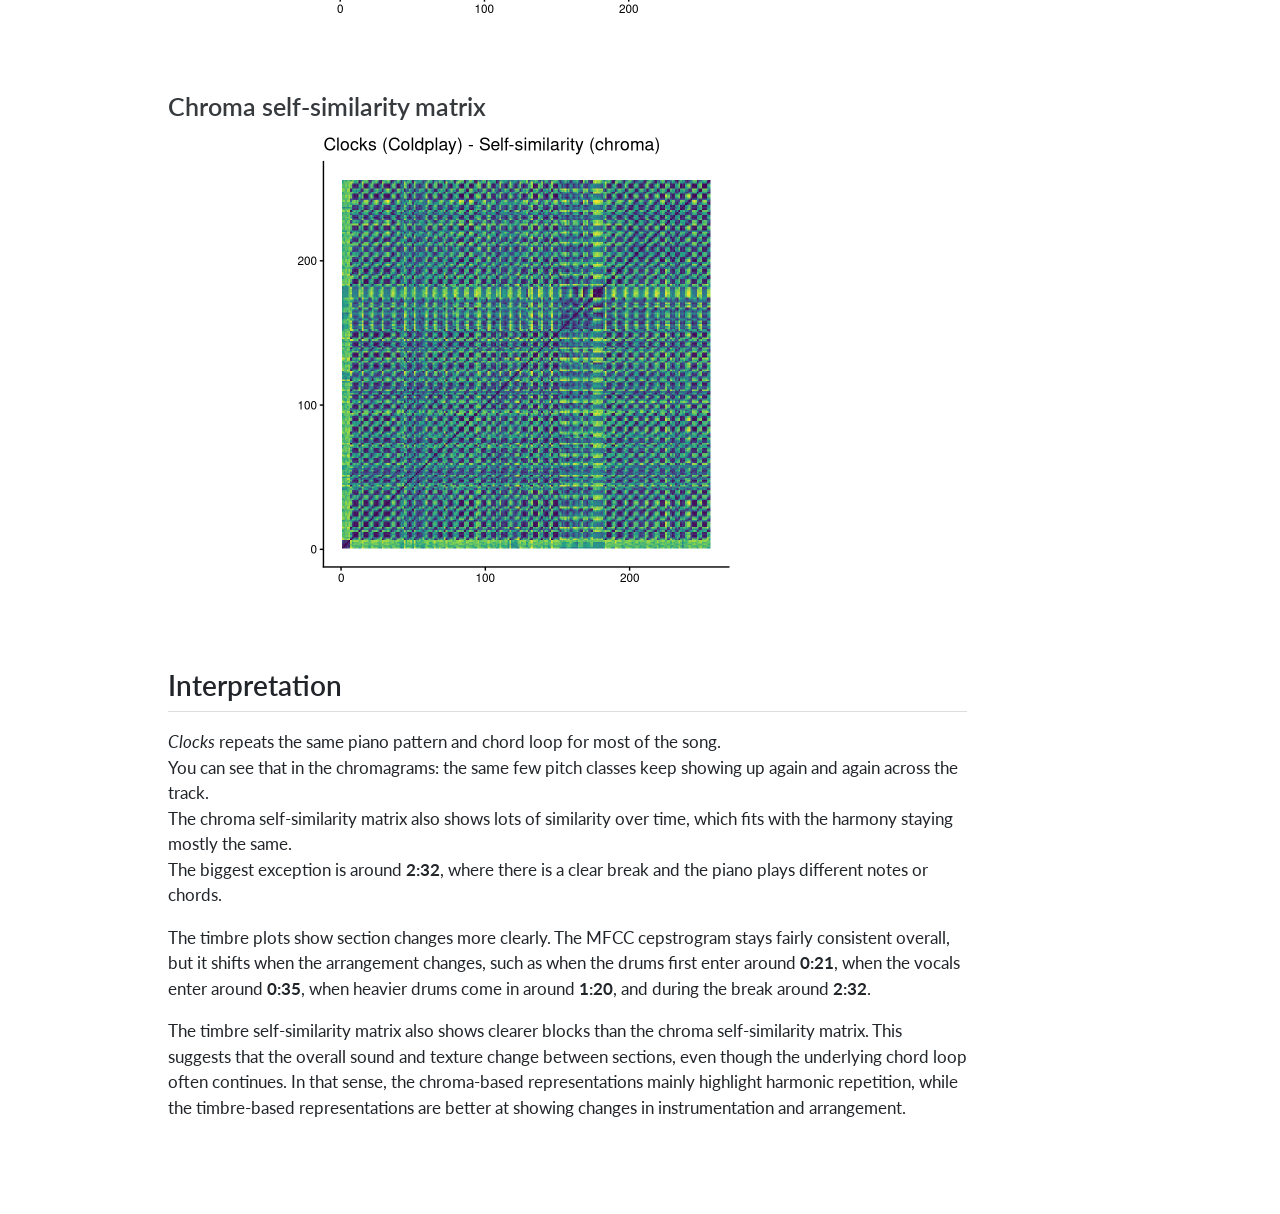
<file: clocks_feature_analysis.html>
<!DOCTYPE html>
<html xmlns="http://www.w3.org/1999/xhtml" lang="en" xml:lang="en"><head>

<meta charset="utf-8">
<meta name="generator" content="quarto-1.8.25">

<meta name="viewport" content="width=device-width, initial-scale=1.0, user-scalable=yes">


<title>Clocks (Coldplay) - Chroma vs Timbre</title>
<style>
code{white-space: pre-wrap;}
span.smallcaps{font-variant: small-caps;}
div.columns{display: flex; gap: min(4vw, 1.5em);}
div.column{flex: auto; overflow-x: auto;}
div.hanging-indent{margin-left: 1.5em; text-indent: -1.5em;}
ul.task-list{list-style: none;}
ul.task-list li input[type="checkbox"] {
  width: 0.8em;
  margin: 0 0.8em 0.2em -1em; /* quarto-specific, see https://github.com/quarto-dev/quarto-cli/issues/4556 */ 
  vertical-align: middle;
}
</style>


<script src="clocks_feature_analysis_files/libs/clipboard/clipboard.min.js"></script>
<script src="clocks_feature_analysis_files/libs/quarto-html/quarto.js" type="module"></script>
<script src="clocks_feature_analysis_files/libs/quarto-html/tabsets/tabsets.js" type="module"></script>
<script src="clocks_feature_analysis_files/libs/quarto-html/axe/axe-check.js" type="module"></script>
<script src="clocks_feature_analysis_files/libs/quarto-html/popper.min.js"></script>
<script src="clocks_feature_analysis_files/libs/quarto-html/tippy.umd.min.js"></script>
<script src="clocks_feature_analysis_files/libs/quarto-html/anchor.min.js"></script>
<link href="clocks_feature_analysis_files/libs/quarto-html/tippy.css" rel="stylesheet">
<link href="clocks_feature_analysis_files/libs/quarto-html/quarto-syntax-highlighting-7b89279ff1a6dce999919e0e67d4d9ec.css" rel="stylesheet" id="quarto-text-highlighting-styles">
<script src="clocks_feature_analysis_files/libs/bootstrap/bootstrap.min.js"></script>
<link href="clocks_feature_analysis_files/libs/bootstrap/bootstrap-icons.css" rel="stylesheet">
<link href="clocks_feature_analysis_files/libs/bootstrap/bootstrap-f832f4b8a09b4d648f7f04d7514f23d5.min.css" rel="stylesheet" append-hash="true" id="quarto-bootstrap" data-mode="light">


</head>

<body class="quarto-light">

<div id="quarto-content" class="page-columns page-rows-contents page-layout-article">
<div id="quarto-margin-sidebar" class="sidebar margin-sidebar">
  <nav id="TOC" role="doc-toc" class="toc-active">
    <h2 id="toc-title">Table of contents</h2>
   
  <ul>
  <li><a href="#introduction" id="toc-introduction" class="nav-link active" data-scroll-target="#introduction">Introduction</a></li>
  <li><a href="#chromagrams" id="toc-chromagrams" class="nav-link" data-scroll-target="#chromagrams">Chromagrams</a>
  <ul class="collapse">
  <li><a href="#euclidean-chromagram" id="toc-euclidean-chromagram" class="nav-link" data-scroll-target="#euclidean-chromagram">Euclidean chromagram</a></li>
  <li><a href="#manhattan-chromagram" id="toc-manhattan-chromagram" class="nav-link" data-scroll-target="#manhattan-chromagram">Manhattan chromagram</a></li>
  <li><a href="#chebyshev-chromagram" id="toc-chebyshev-chromagram" class="nav-link" data-scroll-target="#chebyshev-chromagram">Chebyshev chromagram</a></li>
  </ul></li>
  <li><a href="#cepstrogram" id="toc-cepstrogram" class="nav-link" data-scroll-target="#cepstrogram">Cepstrogram</a></li>
  <li><a href="#self-similarity-matrices" id="toc-self-similarity-matrices" class="nav-link" data-scroll-target="#self-similarity-matrices">Self-similarity matrices</a>
  <ul class="collapse">
  <li><a href="#timbre-self-similarity-matrix" id="toc-timbre-self-similarity-matrix" class="nav-link" data-scroll-target="#timbre-self-similarity-matrix">Timbre self-similarity matrix</a></li>
  <li><a href="#chroma-self-similarity-matrix" id="toc-chroma-self-similarity-matrix" class="nav-link" data-scroll-target="#chroma-self-similarity-matrix">Chroma self-similarity matrix</a></li>
  </ul></li>
  <li><a href="#interpretation" id="toc-interpretation" class="nav-link" data-scroll-target="#interpretation">Interpretation</a></li>
  </ul>
</nav>
</div>
<main class="content" id="quarto-document-content">

<header id="title-block-header" class="quarto-title-block default">
<div class="quarto-title">
<h1 class="title">Clocks (Coldplay) - Chroma vs Timbre</h1>
</div>



<div class="quarto-title-meta">

    
  
    
  </div>
  


</header>


<section id="introduction" class="level2">
<h2 class="anchored" data-anchor-id="introduction">Introduction</h2>
<p>In this section, I compare chroma and timbre representations for <em>Clocks</em> by Coldplay.<br>
This song is a useful example because it repeats the same piano pattern and chord loop for most of the track, while the arrangement and texture still change over time. That makes it a good case for comparing harmonic similarity and timbral similarity.</p>
</section>
<section id="chromagrams" class="level2">
<h2 class="anchored" data-anchor-id="chromagrams">Chromagrams</h2>
<section id="euclidean-chromagram" class="level3">
<h3 class="anchored" data-anchor-id="euclidean-chromagram">Euclidean chromagram</h3>
<div class="cell">
<div class="cell-output-display">
<div>
<figure class="figure">
<p><img src="clocks_feature_analysis_files/figure-html/unnamed-chunk-2-1.png" class="img-fluid figure-img" width="672"></p>
</figure>
</div>
</div>
</div>
</section>
<section id="manhattan-chromagram" class="level3">
<h3 class="anchored" data-anchor-id="manhattan-chromagram">Manhattan chromagram</h3>
<div class="cell">
<div class="cell-output-display">
<div>
<figure class="figure">
<p><img src="clocks_feature_analysis_files/figure-html/unnamed-chunk-3-1.png" class="img-fluid figure-img" width="672"></p>
</figure>
</div>
</div>
</div>
</section>
<section id="chebyshev-chromagram" class="level3">
<h3 class="anchored" data-anchor-id="chebyshev-chromagram">Chebyshev chromagram</h3>
<div class="cell">
<div class="cell-output-display">
<div>
<figure class="figure">
<p><img src="clocks_feature_analysis_files/figure-html/unnamed-chunk-4-1.png" class="img-fluid figure-img" width="672"></p>
</figure>
</div>
</div>
</div>
</section>
</section>
<section id="cepstrogram" class="level2">
<h2 class="anchored" data-anchor-id="cepstrogram">Cepstrogram</h2>
<div class="cell">
<div class="cell-output-display">
<div>
<figure class="figure">
<p><img src="clocks_feature_analysis_files/figure-html/unnamed-chunk-5-1.png" class="img-fluid figure-img" width="672"></p>
</figure>
</div>
</div>
</div>
</section>
<section id="self-similarity-matrices" class="level2">
<h2 class="anchored" data-anchor-id="self-similarity-matrices">Self-similarity matrices</h2>
<section id="timbre-self-similarity-matrix" class="level3">
<h3 class="anchored" data-anchor-id="timbre-self-similarity-matrix">Timbre self-similarity matrix</h3>
<div class="cell">
<div class="cell-output-display">
<div>
<figure class="figure">
<p><img src="clocks_feature_analysis_files/figure-html/unnamed-chunk-6-1.png" class="img-fluid figure-img" width="672"></p>
</figure>
</div>
</div>
</div>
</section>
<section id="chroma-self-similarity-matrix" class="level3">
<h3 class="anchored" data-anchor-id="chroma-self-similarity-matrix">Chroma self-similarity matrix</h3>
<div class="cell">
<div class="cell-output-display">
<div>
<figure class="figure">
<p><img src="clocks_feature_analysis_files/figure-html/unnamed-chunk-7-1.png" class="img-fluid figure-img" width="672"></p>
</figure>
</div>
</div>
</div>
</section>
</section>
<section id="interpretation" class="level2">
<h2 class="anchored" data-anchor-id="interpretation">Interpretation</h2>
<p><em>Clocks</em> repeats the same piano pattern and chord loop for most of the song.<br>
You can see that in the chromagrams: the same few pitch classes keep showing up again and again across the track.<br>
The chroma self-similarity matrix also shows lots of similarity over time, which fits with the harmony staying mostly the same.<br>
The biggest exception is around <strong>2:32</strong>, where there is a clear break and the piano plays different notes or chords.</p>
<p>The timbre plots show section changes more clearly. The MFCC cepstrogram stays fairly consistent overall, but it shifts when the arrangement changes, such as when the drums first enter around <strong>0:21</strong>, when the vocals enter around <strong>0:35</strong>, when heavier drums come in around <strong>1:20</strong>, and during the break around <strong>2:32</strong>.</p>
<p>The timbre self-similarity matrix also shows clearer blocks than the chroma self-similarity matrix. This suggests that the overall sound and texture change between sections, even though the underlying chord loop often continues. In that sense, the chroma-based representations mainly highlight harmonic repetition, while the timbre-based representations are better at showing changes in instrumentation and arrangement.</p>
</section>

</main>
<!-- /main column -->
<script id="quarto-html-after-body" type="application/javascript">
  window.document.addEventListener("DOMContentLoaded", function (event) {
    const icon = "";
    const anchorJS = new window.AnchorJS();
    anchorJS.options = {
      placement: 'right',
      icon: icon
    };
    anchorJS.add('.anchored');
    const isCodeAnnotation = (el) => {
      for (const clz of el.classList) {
        if (clz.startsWith('code-annotation-')) {                     
          return true;
        }
      }
      return false;
    }
    const onCopySuccess = function(e) {
      // button target
      const button = e.trigger;
      // don't keep focus
      button.blur();
      // flash "checked"
      button.classList.add('code-copy-button-checked');
      var currentTitle = button.getAttribute("title");
      button.setAttribute("title", "Copied!");
      let tooltip;
      if (window.bootstrap) {
        button.setAttribute("data-bs-toggle", "tooltip");
        button.setAttribute("data-bs-placement", "left");
        button.setAttribute("data-bs-title", "Copied!");
        tooltip = new bootstrap.Tooltip(button, 
          { trigger: "manual", 
            customClass: "code-copy-button-tooltip",
            offset: [0, -8]});
        tooltip.show();    
      }
      setTimeout(function() {
        if (tooltip) {
          tooltip.hide();
          button.removeAttribute("data-bs-title");
          button.removeAttribute("data-bs-toggle");
          button.removeAttribute("data-bs-placement");
        }
        button.setAttribute("title", currentTitle);
        button.classList.remove('code-copy-button-checked');
      }, 1000);
      // clear code selection
      e.clearSelection();
    }
    const getTextToCopy = function(trigger) {
      const outerScaffold = trigger.parentElement.cloneNode(true);
      const codeEl = outerScaffold.querySelector('code');
      for (const childEl of codeEl.children) {
        if (isCodeAnnotation(childEl)) {
          childEl.remove();
        }
      }
      return codeEl.innerText;
    }
    const clipboard = new window.ClipboardJS('.code-copy-button:not([data-in-quarto-modal])', {
      text: getTextToCopy
    });
    clipboard.on('success', onCopySuccess);
    if (window.document.getElementById('quarto-embedded-source-code-modal')) {
      const clipboardModal = new window.ClipboardJS('.code-copy-button[data-in-quarto-modal]', {
        text: getTextToCopy,
        container: window.document.getElementById('quarto-embedded-source-code-modal')
      });
      clipboardModal.on('success', onCopySuccess);
    }
      var localhostRegex = new RegExp(/^(?:http|https):\/\/localhost\:?[0-9]*\//);
      var mailtoRegex = new RegExp(/^mailto:/);
        var filterRegex = new RegExp('/' + window.location.host + '/');
      var isInternal = (href) => {
          return filterRegex.test(href) || localhostRegex.test(href) || mailtoRegex.test(href);
      }
      // Inspect non-navigation links and adorn them if external
     var links = window.document.querySelectorAll('a[href]:not(.nav-link):not(.navbar-brand):not(.toc-action):not(.sidebar-link):not(.sidebar-item-toggle):not(.pagination-link):not(.no-external):not([aria-hidden]):not(.dropdown-item):not(.quarto-navigation-tool):not(.about-link)');
      for (var i=0; i<links.length; i++) {
        const link = links[i];
        if (!isInternal(link.href)) {
          // undo the damage that might have been done by quarto-nav.js in the case of
          // links that we want to consider external
          if (link.dataset.originalHref !== undefined) {
            link.href = link.dataset.originalHref;
          }
        }
      }
    function tippyHover(el, contentFn, onTriggerFn, onUntriggerFn) {
      const config = {
        allowHTML: true,
        maxWidth: 500,
        delay: 100,
        arrow: false,
        appendTo: function(el) {
            return el.parentElement;
        },
        interactive: true,
        interactiveBorder: 10,
        theme: 'quarto',
        placement: 'bottom-start',
      };
      if (contentFn) {
        config.content = contentFn;
      }
      if (onTriggerFn) {
        config.onTrigger = onTriggerFn;
      }
      if (onUntriggerFn) {
        config.onUntrigger = onUntriggerFn;
      }
      window.tippy(el, config); 
    }
    const noterefs = window.document.querySelectorAll('a[role="doc-noteref"]');
    for (var i=0; i<noterefs.length; i++) {
      const ref = noterefs[i];
      tippyHover(ref, function() {
        // use id or data attribute instead here
        let href = ref.getAttribute('data-footnote-href') || ref.getAttribute('href');
        try { href = new URL(href).hash; } catch {}
        const id = href.replace(/^#\/?/, "");
        const note = window.document.getElementById(id);
        if (note) {
          return note.innerHTML;
        } else {
          return "";
        }
      });
    }
    const xrefs = window.document.querySelectorAll('a.quarto-xref');
    const processXRef = (id, note) => {
      // Strip column container classes
      const stripColumnClz = (el) => {
        el.classList.remove("page-full", "page-columns");
        if (el.children) {
          for (const child of el.children) {
            stripColumnClz(child);
          }
        }
      }
      stripColumnClz(note)
      if (id === null || id.startsWith('sec-')) {
        // Special case sections, only their first couple elements
        const container = document.createElement("div");
        if (note.children && note.children.length > 2) {
          container.appendChild(note.children[0].cloneNode(true));
          for (let i = 1; i < note.children.length; i++) {
            const child = note.children[i];
            if (child.tagName === "P" && child.innerText === "") {
              continue;
            } else {
              container.appendChild(child.cloneNode(true));
              break;
            }
          }
          if (window.Quarto?.typesetMath) {
            window.Quarto.typesetMath(container);
          }
          return container.innerHTML
        } else {
          if (window.Quarto?.typesetMath) {
            window.Quarto.typesetMath(note);
          }
          return note.innerHTML;
        }
      } else {
        // Remove any anchor links if they are present
        const anchorLink = note.querySelector('a.anchorjs-link');
        if (anchorLink) {
          anchorLink.remove();
        }
        if (window.Quarto?.typesetMath) {
          window.Quarto.typesetMath(note);
        }
        if (note.classList.contains("callout")) {
          return note.outerHTML;
        } else {
          return note.innerHTML;
        }
      }
    }
    for (var i=0; i<xrefs.length; i++) {
      const xref = xrefs[i];
      tippyHover(xref, undefined, function(instance) {
        instance.disable();
        let url = xref.getAttribute('href');
        let hash = undefined; 
        if (url.startsWith('#')) {
          hash = url;
        } else {
          try { hash = new URL(url).hash; } catch {}
        }
        if (hash) {
          const id = hash.replace(/^#\/?/, "");
          const note = window.document.getElementById(id);
          if (note !== null) {
            try {
              const html = processXRef(id, note.cloneNode(true));
              instance.setContent(html);
            } finally {
              instance.enable();
              instance.show();
            }
          } else {
            // See if we can fetch this
            fetch(url.split('#')[0])
            .then(res => res.text())
            .then(html => {
              const parser = new DOMParser();
              const htmlDoc = parser.parseFromString(html, "text/html");
              const note = htmlDoc.getElementById(id);
              if (note !== null) {
                const html = processXRef(id, note);
                instance.setContent(html);
              } 
            }).finally(() => {
              instance.enable();
              instance.show();
            });
          }
        } else {
          // See if we can fetch a full url (with no hash to target)
          // This is a special case and we should probably do some content thinning / targeting
          fetch(url)
          .then(res => res.text())
          .then(html => {
            const parser = new DOMParser();
            const htmlDoc = parser.parseFromString(html, "text/html");
            const note = htmlDoc.querySelector('main.content');
            if (note !== null) {
              // This should only happen for chapter cross references
              // (since there is no id in the URL)
              // remove the first header
              if (note.children.length > 0 && note.children[0].tagName === "HEADER") {
                note.children[0].remove();
              }
              const html = processXRef(null, note);
              instance.setContent(html);
            } 
          }).finally(() => {
            instance.enable();
            instance.show();
          });
        }
      }, function(instance) {
      });
    }
        let selectedAnnoteEl;
        const selectorForAnnotation = ( cell, annotation) => {
          let cellAttr = 'data-code-cell="' + cell + '"';
          let lineAttr = 'data-code-annotation="' +  annotation + '"';
          const selector = 'span[' + cellAttr + '][' + lineAttr + ']';
          return selector;
        }
        const selectCodeLines = (annoteEl) => {
          const doc = window.document;
          const targetCell = annoteEl.getAttribute("data-target-cell");
          const targetAnnotation = annoteEl.getAttribute("data-target-annotation");
          const annoteSpan = window.document.querySelector(selectorForAnnotation(targetCell, targetAnnotation));
          const lines = annoteSpan.getAttribute("data-code-lines").split(",");
          const lineIds = lines.map((line) => {
            return targetCell + "-" + line;
          })
          let top = null;
          let height = null;
          let parent = null;
          if (lineIds.length > 0) {
              //compute the position of the single el (top and bottom and make a div)
              const el = window.document.getElementById(lineIds[0]);
              top = el.offsetTop;
              height = el.offsetHeight;
              parent = el.parentElement.parentElement;
            if (lineIds.length > 1) {
              const lastEl = window.document.getElementById(lineIds[lineIds.length - 1]);
              const bottom = lastEl.offsetTop + lastEl.offsetHeight;
              height = bottom - top;
            }
            if (top !== null && height !== null && parent !== null) {
              // cook up a div (if necessary) and position it 
              let div = window.document.getElementById("code-annotation-line-highlight");
              if (div === null) {
                div = window.document.createElement("div");
                div.setAttribute("id", "code-annotation-line-highlight");
                div.style.position = 'absolute';
                parent.appendChild(div);
              }
              div.style.top = top - 2 + "px";
              div.style.height = height + 4 + "px";
              div.style.left = 0;
              let gutterDiv = window.document.getElementById("code-annotation-line-highlight-gutter");
              if (gutterDiv === null) {
                gutterDiv = window.document.createElement("div");
                gutterDiv.setAttribute("id", "code-annotation-line-highlight-gutter");
                gutterDiv.style.position = 'absolute';
                const codeCell = window.document.getElementById(targetCell);
                const gutter = codeCell.querySelector('.code-annotation-gutter');
                gutter.appendChild(gutterDiv);
              }
              gutterDiv.style.top = top - 2 + "px";
              gutterDiv.style.height = height + 4 + "px";
            }
            selectedAnnoteEl = annoteEl;
          }
        };
        const unselectCodeLines = () => {
          const elementsIds = ["code-annotation-line-highlight", "code-annotation-line-highlight-gutter"];
          elementsIds.forEach((elId) => {
            const div = window.document.getElementById(elId);
            if (div) {
              div.remove();
            }
          });
          selectedAnnoteEl = undefined;
        };
          // Handle positioning of the toggle
      window.addEventListener(
        "resize",
        throttle(() => {
          elRect = undefined;
          if (selectedAnnoteEl) {
            selectCodeLines(selectedAnnoteEl);
          }
        }, 10)
      );
      function throttle(fn, ms) {
      let throttle = false;
      let timer;
        return (...args) => {
          if(!throttle) { // first call gets through
              fn.apply(this, args);
              throttle = true;
          } else { // all the others get throttled
              if(timer) clearTimeout(timer); // cancel #2
              timer = setTimeout(() => {
                fn.apply(this, args);
                timer = throttle = false;
              }, ms);
          }
        };
      }
        // Attach click handler to the DT
        const annoteDls = window.document.querySelectorAll('dt[data-target-cell]');
        for (const annoteDlNode of annoteDls) {
          annoteDlNode.addEventListener('click', (event) => {
            const clickedEl = event.target;
            if (clickedEl !== selectedAnnoteEl) {
              unselectCodeLines();
              const activeEl = window.document.querySelector('dt[data-target-cell].code-annotation-active');
              if (activeEl) {
                activeEl.classList.remove('code-annotation-active');
              }
              selectCodeLines(clickedEl);
              clickedEl.classList.add('code-annotation-active');
            } else {
              // Unselect the line
              unselectCodeLines();
              clickedEl.classList.remove('code-annotation-active');
            }
          });
        }
    const findCites = (el) => {
      const parentEl = el.parentElement;
      if (parentEl) {
        const cites = parentEl.dataset.cites;
        if (cites) {
          return {
            el,
            cites: cites.split(' ')
          };
        } else {
          return findCites(el.parentElement)
        }
      } else {
        return undefined;
      }
    };
    var bibliorefs = window.document.querySelectorAll('a[role="doc-biblioref"]');
    for (var i=0; i<bibliorefs.length; i++) {
      const ref = bibliorefs[i];
      const citeInfo = findCites(ref);
      if (citeInfo) {
        tippyHover(citeInfo.el, function() {
          var popup = window.document.createElement('div');
          citeInfo.cites.forEach(function(cite) {
            var citeDiv = window.document.createElement('div');
            citeDiv.classList.add('hanging-indent');
            citeDiv.classList.add('csl-entry');
            var biblioDiv = window.document.getElementById('ref-' + cite);
            if (biblioDiv) {
              citeDiv.innerHTML = biblioDiv.innerHTML;
            }
            popup.appendChild(citeDiv);
          });
          return popup.innerHTML;
        });
      }
    }
  });
  </script>
</div> <!-- /content -->




</body></html>
</file>
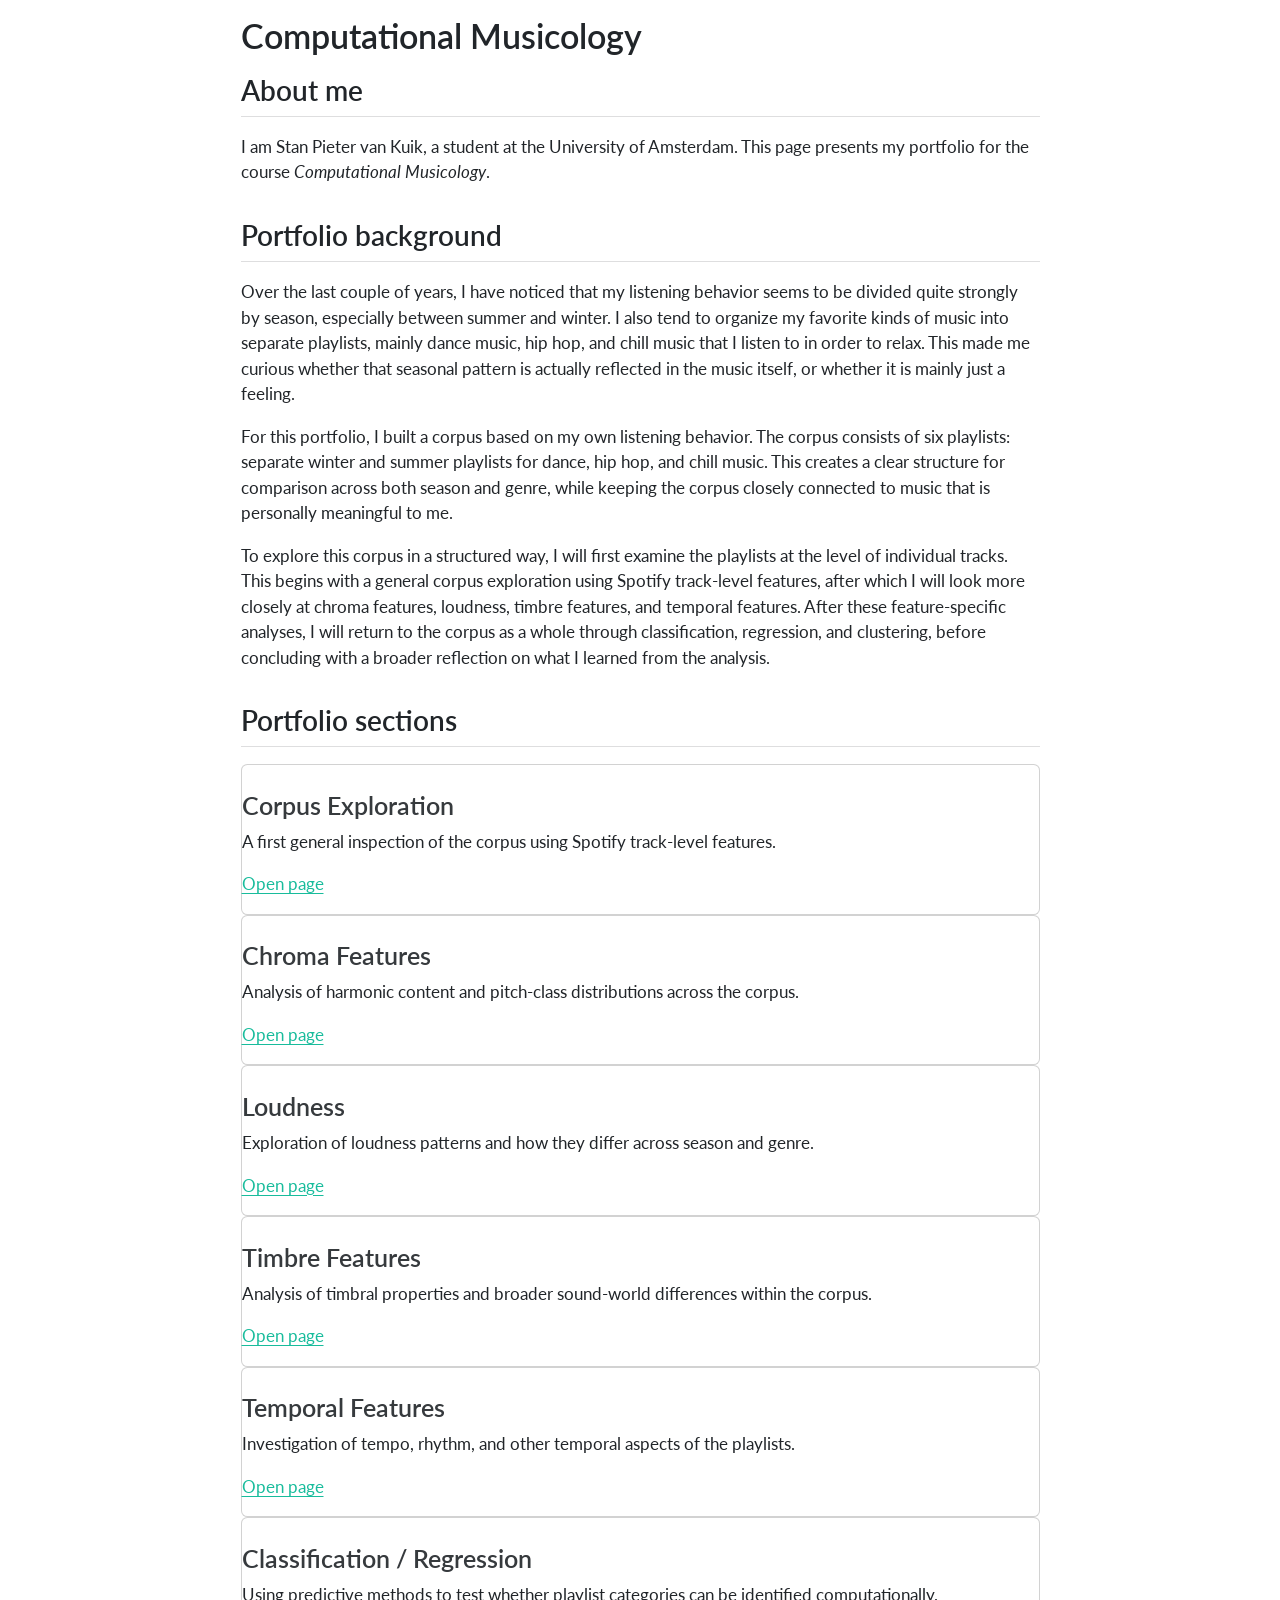
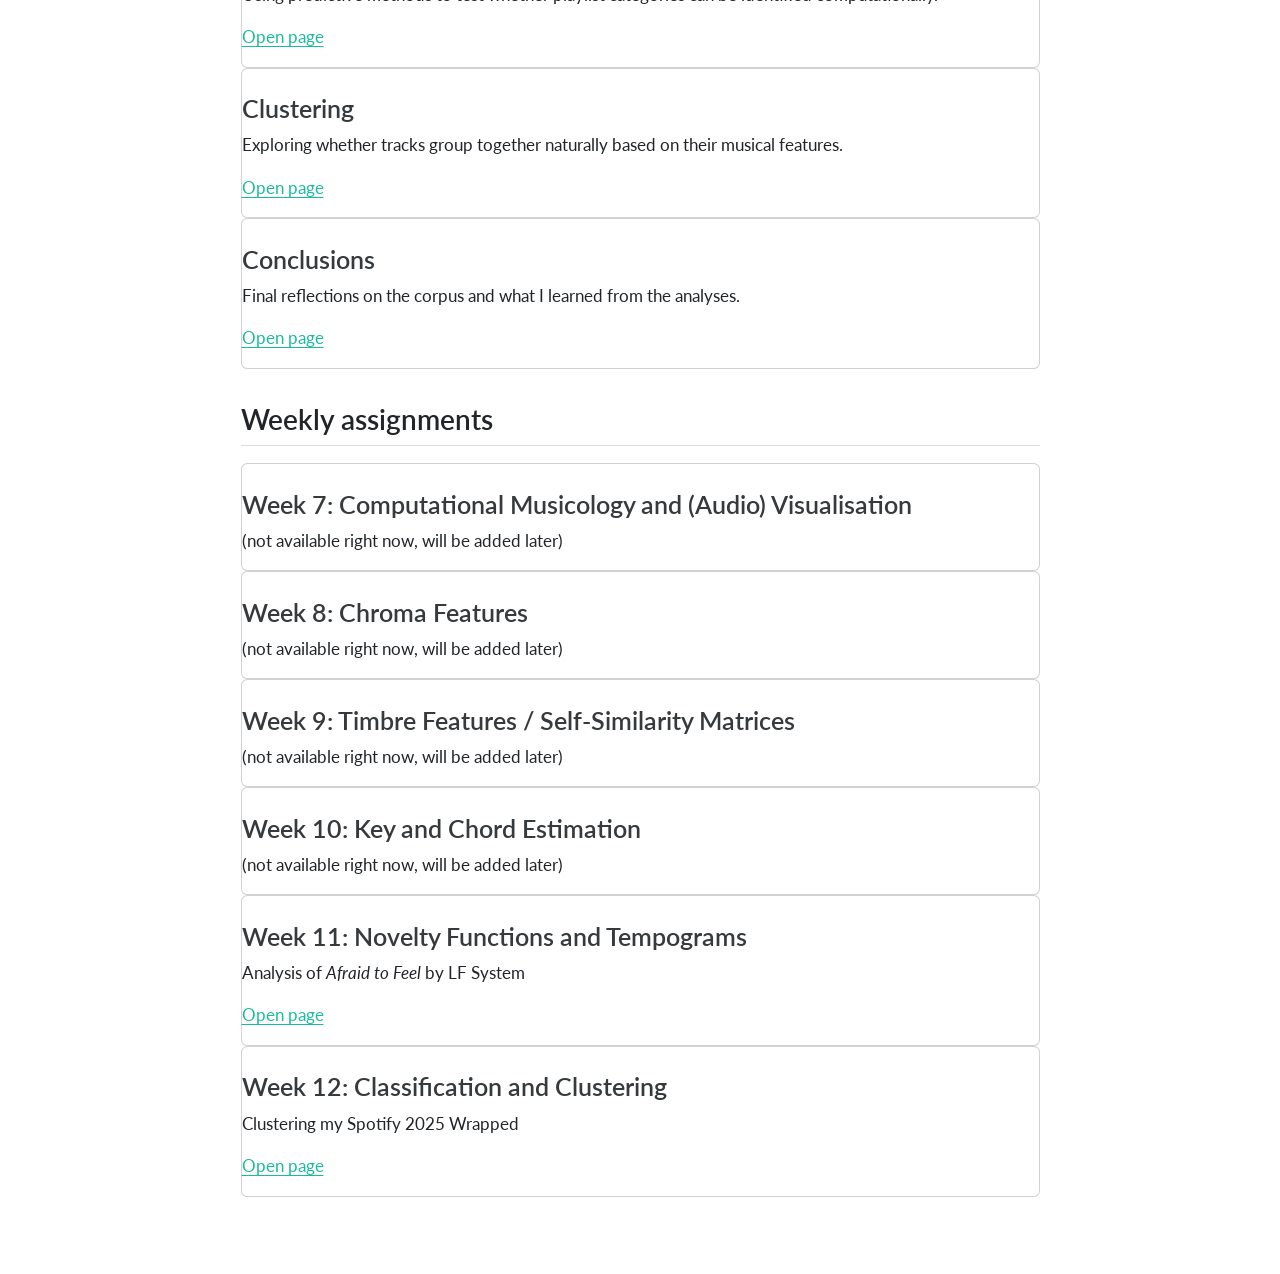
<file: test.html>
<!DOCTYPE html>
<html xmlns="http://www.w3.org/1999/xhtml" lang="en" xml:lang="en"><head>

<meta charset="utf-8">
<meta name="generator" content="quarto-1.8.25">

<meta name="viewport" content="width=device-width, initial-scale=1.0, user-scalable=yes">


<title>Computational Musicology</title>
<style>
code{white-space: pre-wrap;}
span.smallcaps{font-variant: small-caps;}
div.columns{display: flex; gap: min(4vw, 1.5em);}
div.column{flex: auto; overflow-x: auto;}
div.hanging-indent{margin-left: 1.5em; text-indent: -1.5em;}
ul.task-list{list-style: none;}
ul.task-list li input[type="checkbox"] {
  width: 0.8em;
  margin: 0 0.8em 0.2em -1em; /* quarto-specific, see https://github.com/quarto-dev/quarto-cli/issues/4556 */ 
  vertical-align: middle;
}
</style>


<script src="test_files/libs/clipboard/clipboard.min.js"></script>
<script src="test_files/libs/quarto-html/quarto.js" type="module"></script>
<script src="test_files/libs/quarto-html/tabsets/tabsets.js" type="module"></script>
<script src="test_files/libs/quarto-html/axe/axe-check.js" type="module"></script>
<script src="test_files/libs/quarto-html/popper.min.js"></script>
<script src="test_files/libs/quarto-html/tippy.umd.min.js"></script>
<script src="test_files/libs/quarto-html/anchor.min.js"></script>
<link href="test_files/libs/quarto-html/tippy.css" rel="stylesheet">
<link href="test_files/libs/quarto-html/quarto-syntax-highlighting-7b89279ff1a6dce999919e0e67d4d9ec.css" rel="stylesheet" id="quarto-text-highlighting-styles">
<script src="test_files/libs/bootstrap/bootstrap.min.js"></script>
<link href="test_files/libs/bootstrap/bootstrap-icons.css" rel="stylesheet">
<link href="test_files/libs/bootstrap/bootstrap-f832f4b8a09b4d648f7f04d7514f23d5.min.css" rel="stylesheet" append-hash="true" id="quarto-bootstrap" data-mode="light">


</head>

<body class="fullcontent quarto-light">

<div id="quarto-content" class="page-columns page-rows-contents page-layout-article">

<main class="content" id="quarto-document-content">

<header id="title-block-header" class="quarto-title-block default">
<div class="quarto-title">
<h1 class="title">Computational Musicology</h1>
</div>



<div class="quarto-title-meta">

    
  
    
  </div>
  


</header>


<section id="about-me" class="level2">
<h2 class="anchored" data-anchor-id="about-me">About me</h2>
<p>I am Stan Pieter van Kuik, a student at the University of Amsterdam. This page presents my portfolio for the course <em>Computational Musicology</em>.</p>
</section>
<section id="portfolio-background" class="level2">
<h2 class="anchored" data-anchor-id="portfolio-background">Portfolio background</h2>
<p>Over the last couple of years, I have noticed that my listening behavior seems to be divided quite strongly by season, especially between summer and winter. I also tend to organize my favorite kinds of music into separate playlists, mainly dance music, hip hop, and chill music that I listen to in order to relax. This made me curious whether that seasonal pattern is actually reflected in the music itself, or whether it is mainly just a feeling.</p>
<p>For this portfolio, I built a corpus based on my own listening behavior. The corpus consists of six playlists: separate winter and summer playlists for dance, hip hop, and chill music. This creates a clear structure for comparison across both season and genre, while keeping the corpus closely connected to music that is personally meaningful to me.</p>
<p>To explore this corpus in a structured way, I will first examine the playlists at the level of individual tracks. This begins with a general corpus exploration using Spotify track-level features, after which I will look more closely at chroma features, loudness, timbre features, and temporal features. After these feature-specific analyses, I will return to the corpus as a whole through classification, regression, and clustering, before concluding with a broader reflection on what I learned from the analysis.</p>
</section>
<section id="portfolio-sections" class="level2">
<h2 class="anchored" data-anchor-id="portfolio-sections">Portfolio sections</h2>
<section id="corpus-exploration" class="level3 card">
<h3 class="anchored" data-anchor-id="corpus-exploration">Corpus Exploration</h3>
<p>A first general inspection of the corpus using Spotify track-level features.</p>
<p><a href="corpus_exploration.html">Open page</a></p>
</section>
<section id="chroma-features" class="level3 card">
<h3 class="anchored" data-anchor-id="chroma-features">Chroma Features</h3>
<p>Analysis of harmonic content and pitch-class distributions across the corpus.</p>
<p><a href="chroma_features.html">Open page</a></p>
</section>
<section id="loudness" class="level3 card">
<h3 class="anchored" data-anchor-id="loudness">Loudness</h3>
<p>Exploration of loudness patterns and how they differ across season and genre.</p>
<p><a href="loudness.html">Open page</a></p>
</section>
<section id="timbre-features" class="level3 card">
<h3 class="anchored" data-anchor-id="timbre-features">Timbre Features</h3>
<p>Analysis of timbral properties and broader sound-world differences within the corpus.</p>
<p><a href="timbre_features.html">Open page</a></p>
</section>
<section id="temporal-features" class="level3 card">
<h3 class="anchored" data-anchor-id="temporal-features">Temporal Features</h3>
<p>Investigation of tempo, rhythm, and other temporal aspects of the playlists.</p>
<p><a href="temporal_features.html">Open page</a></p>
</section>
<section id="classification-regression" class="level3 card">
<h3 class="anchored" data-anchor-id="classification-regression">Classification / Regression</h3>
<p>Using predictive methods to test whether playlist categories can be identified computationally.</p>
<p><a href="classification_regression.html">Open page</a></p>
</section>
<section id="clustering" class="level3 card">
<h3 class="anchored" data-anchor-id="clustering">Clustering</h3>
<p>Exploring whether tracks group together naturally based on their musical features.</p>
<p><a href="clustering.html">Open page</a></p>
</section>
<section id="conclusions" class="level3 card">
<h3 class="anchored" data-anchor-id="conclusions">Conclusions</h3>
<p>Final reflections on the corpus and what I learned from the analyses.</p>
<p><a href="conclusions.html">Open page</a></p>
</section>
</section>
<section id="weekly-assignments" class="level2">
<h2 class="anchored" data-anchor-id="weekly-assignments">Weekly assignments</h2>
<section id="week-7-computational-musicology-and-audio-visualisation" class="level3 card">
<h3 class="anchored" data-anchor-id="week-7-computational-musicology-and-audio-visualisation">Week 7: Computational Musicology and (Audio) Visualisation</h3>
<p>(not available right now, will be added later)</p>
</section>
<section id="week-8-chroma-features" class="level3 card">
<h3 class="anchored" data-anchor-id="week-8-chroma-features">Week 8: Chroma Features</h3>
<p>(not available right now, will be added later)</p>
</section>
<section id="week-9-timbre-features-self-similarity-matrices" class="level3 card">
<h3 class="anchored" data-anchor-id="week-9-timbre-features-self-similarity-matrices">Week 9: Timbre Features / Self-Similarity Matrices</h3>
<p>(not available right now, will be added later)</p>
</section>
<section id="week-10-key-and-chord-estimation" class="level3 card">
<h3 class="anchored" data-anchor-id="week-10-key-and-chord-estimation">Week 10: Key and Chord Estimation</h3>
<p>(not available right now, will be added later)</p>
</section>
<section id="week-11-novelty-functions-and-tempograms" class="level3 card">
<h3 class="anchored" data-anchor-id="week-11-novelty-functions-and-tempograms">Week 11: Novelty Functions and Tempograms</h3>
<p>Analysis of <em>Afraid to Feel</em> by LF System</p>
<p><a href="week11.html">Open page</a></p>
</section>
<section id="week-12-classification-and-clustering" class="level3 card">
<h3 class="anchored" data-anchor-id="week-12-classification-and-clustering">Week 12: Classification and Clustering</h3>
<p>Clustering my Spotify 2025 Wrapped</p>
<p><a href="week12.html">Open page</a></p>
</section>
</section>

</main>
<!-- /main column -->
<script id="quarto-html-after-body" type="application/javascript">
  window.document.addEventListener("DOMContentLoaded", function (event) {
    const icon = "";
    const anchorJS = new window.AnchorJS();
    anchorJS.options = {
      placement: 'right',
      icon: icon
    };
    anchorJS.add('.anchored');
    const isCodeAnnotation = (el) => {
      for (const clz of el.classList) {
        if (clz.startsWith('code-annotation-')) {                     
          return true;
        }
      }
      return false;
    }
    const onCopySuccess = function(e) {
      // button target
      const button = e.trigger;
      // don't keep focus
      button.blur();
      // flash "checked"
      button.classList.add('code-copy-button-checked');
      var currentTitle = button.getAttribute("title");
      button.setAttribute("title", "Copied!");
      let tooltip;
      if (window.bootstrap) {
        button.setAttribute("data-bs-toggle", "tooltip");
        button.setAttribute("data-bs-placement", "left");
        button.setAttribute("data-bs-title", "Copied!");
        tooltip = new bootstrap.Tooltip(button, 
          { trigger: "manual", 
            customClass: "code-copy-button-tooltip",
            offset: [0, -8]});
        tooltip.show();    
      }
      setTimeout(function() {
        if (tooltip) {
          tooltip.hide();
          button.removeAttribute("data-bs-title");
          button.removeAttribute("data-bs-toggle");
          button.removeAttribute("data-bs-placement");
        }
        button.setAttribute("title", currentTitle);
        button.classList.remove('code-copy-button-checked');
      }, 1000);
      // clear code selection
      e.clearSelection();
    }
    const getTextToCopy = function(trigger) {
      const outerScaffold = trigger.parentElement.cloneNode(true);
      const codeEl = outerScaffold.querySelector('code');
      for (const childEl of codeEl.children) {
        if (isCodeAnnotation(childEl)) {
          childEl.remove();
        }
      }
      return codeEl.innerText;
    }
    const clipboard = new window.ClipboardJS('.code-copy-button:not([data-in-quarto-modal])', {
      text: getTextToCopy
    });
    clipboard.on('success', onCopySuccess);
    if (window.document.getElementById('quarto-embedded-source-code-modal')) {
      const clipboardModal = new window.ClipboardJS('.code-copy-button[data-in-quarto-modal]', {
        text: getTextToCopy,
        container: window.document.getElementById('quarto-embedded-source-code-modal')
      });
      clipboardModal.on('success', onCopySuccess);
    }
      var localhostRegex = new RegExp(/^(?:http|https):\/\/localhost\:?[0-9]*\//);
      var mailtoRegex = new RegExp(/^mailto:/);
        var filterRegex = new RegExp('/' + window.location.host + '/');
      var isInternal = (href) => {
          return filterRegex.test(href) || localhostRegex.test(href) || mailtoRegex.test(href);
      }
      // Inspect non-navigation links and adorn them if external
     var links = window.document.querySelectorAll('a[href]:not(.nav-link):not(.navbar-brand):not(.toc-action):not(.sidebar-link):not(.sidebar-item-toggle):not(.pagination-link):not(.no-external):not([aria-hidden]):not(.dropdown-item):not(.quarto-navigation-tool):not(.about-link)');
      for (var i=0; i<links.length; i++) {
        const link = links[i];
        if (!isInternal(link.href)) {
          // undo the damage that might have been done by quarto-nav.js in the case of
          // links that we want to consider external
          if (link.dataset.originalHref !== undefined) {
            link.href = link.dataset.originalHref;
          }
        }
      }
    function tippyHover(el, contentFn, onTriggerFn, onUntriggerFn) {
      const config = {
        allowHTML: true,
        maxWidth: 500,
        delay: 100,
        arrow: false,
        appendTo: function(el) {
            return el.parentElement;
        },
        interactive: true,
        interactiveBorder: 10,
        theme: 'quarto',
        placement: 'bottom-start',
      };
      if (contentFn) {
        config.content = contentFn;
      }
      if (onTriggerFn) {
        config.onTrigger = onTriggerFn;
      }
      if (onUntriggerFn) {
        config.onUntrigger = onUntriggerFn;
      }
      window.tippy(el, config); 
    }
    const noterefs = window.document.querySelectorAll('a[role="doc-noteref"]');
    for (var i=0; i<noterefs.length; i++) {
      const ref = noterefs[i];
      tippyHover(ref, function() {
        // use id or data attribute instead here
        let href = ref.getAttribute('data-footnote-href') || ref.getAttribute('href');
        try { href = new URL(href).hash; } catch {}
        const id = href.replace(/^#\/?/, "");
        const note = window.document.getElementById(id);
        if (note) {
          return note.innerHTML;
        } else {
          return "";
        }
      });
    }
    const xrefs = window.document.querySelectorAll('a.quarto-xref');
    const processXRef = (id, note) => {
      // Strip column container classes
      const stripColumnClz = (el) => {
        el.classList.remove("page-full", "page-columns");
        if (el.children) {
          for (const child of el.children) {
            stripColumnClz(child);
          }
        }
      }
      stripColumnClz(note)
      if (id === null || id.startsWith('sec-')) {
        // Special case sections, only their first couple elements
        const container = document.createElement("div");
        if (note.children && note.children.length > 2) {
          container.appendChild(note.children[0].cloneNode(true));
          for (let i = 1; i < note.children.length; i++) {
            const child = note.children[i];
            if (child.tagName === "P" && child.innerText === "") {
              continue;
            } else {
              container.appendChild(child.cloneNode(true));
              break;
            }
          }
          if (window.Quarto?.typesetMath) {
            window.Quarto.typesetMath(container);
          }
          return container.innerHTML
        } else {
          if (window.Quarto?.typesetMath) {
            window.Quarto.typesetMath(note);
          }
          return note.innerHTML;
        }
      } else {
        // Remove any anchor links if they are present
        const anchorLink = note.querySelector('a.anchorjs-link');
        if (anchorLink) {
          anchorLink.remove();
        }
        if (window.Quarto?.typesetMath) {
          window.Quarto.typesetMath(note);
        }
        if (note.classList.contains("callout")) {
          return note.outerHTML;
        } else {
          return note.innerHTML;
        }
      }
    }
    for (var i=0; i<xrefs.length; i++) {
      const xref = xrefs[i];
      tippyHover(xref, undefined, function(instance) {
        instance.disable();
        let url = xref.getAttribute('href');
        let hash = undefined; 
        if (url.startsWith('#')) {
          hash = url;
        } else {
          try { hash = new URL(url).hash; } catch {}
        }
        if (hash) {
          const id = hash.replace(/^#\/?/, "");
          const note = window.document.getElementById(id);
          if (note !== null) {
            try {
              const html = processXRef(id, note.cloneNode(true));
              instance.setContent(html);
            } finally {
              instance.enable();
              instance.show();
            }
          } else {
            // See if we can fetch this
            fetch(url.split('#')[0])
            .then(res => res.text())
            .then(html => {
              const parser = new DOMParser();
              const htmlDoc = parser.parseFromString(html, "text/html");
              const note = htmlDoc.getElementById(id);
              if (note !== null) {
                const html = processXRef(id, note);
                instance.setContent(html);
              } 
            }).finally(() => {
              instance.enable();
              instance.show();
            });
          }
        } else {
          // See if we can fetch a full url (with no hash to target)
          // This is a special case and we should probably do some content thinning / targeting
          fetch(url)
          .then(res => res.text())
          .then(html => {
            const parser = new DOMParser();
            const htmlDoc = parser.parseFromString(html, "text/html");
            const note = htmlDoc.querySelector('main.content');
            if (note !== null) {
              // This should only happen for chapter cross references
              // (since there is no id in the URL)
              // remove the first header
              if (note.children.length > 0 && note.children[0].tagName === "HEADER") {
                note.children[0].remove();
              }
              const html = processXRef(null, note);
              instance.setContent(html);
            } 
          }).finally(() => {
            instance.enable();
            instance.show();
          });
        }
      }, function(instance) {
      });
    }
        let selectedAnnoteEl;
        const selectorForAnnotation = ( cell, annotation) => {
          let cellAttr = 'data-code-cell="' + cell + '"';
          let lineAttr = 'data-code-annotation="' +  annotation + '"';
          const selector = 'span[' + cellAttr + '][' + lineAttr + ']';
          return selector;
        }
        const selectCodeLines = (annoteEl) => {
          const doc = window.document;
          const targetCell = annoteEl.getAttribute("data-target-cell");
          const targetAnnotation = annoteEl.getAttribute("data-target-annotation");
          const annoteSpan = window.document.querySelector(selectorForAnnotation(targetCell, targetAnnotation));
          const lines = annoteSpan.getAttribute("data-code-lines").split(",");
          const lineIds = lines.map((line) => {
            return targetCell + "-" + line;
          })
          let top = null;
          let height = null;
          let parent = null;
          if (lineIds.length > 0) {
              //compute the position of the single el (top and bottom and make a div)
              const el = window.document.getElementById(lineIds[0]);
              top = el.offsetTop;
              height = el.offsetHeight;
              parent = el.parentElement.parentElement;
            if (lineIds.length > 1) {
              const lastEl = window.document.getElementById(lineIds[lineIds.length - 1]);
              const bottom = lastEl.offsetTop + lastEl.offsetHeight;
              height = bottom - top;
            }
            if (top !== null && height !== null && parent !== null) {
              // cook up a div (if necessary) and position it 
              let div = window.document.getElementById("code-annotation-line-highlight");
              if (div === null) {
                div = window.document.createElement("div");
                div.setAttribute("id", "code-annotation-line-highlight");
                div.style.position = 'absolute';
                parent.appendChild(div);
              }
              div.style.top = top - 2 + "px";
              div.style.height = height + 4 + "px";
              div.style.left = 0;
              let gutterDiv = window.document.getElementById("code-annotation-line-highlight-gutter");
              if (gutterDiv === null) {
                gutterDiv = window.document.createElement("div");
                gutterDiv.setAttribute("id", "code-annotation-line-highlight-gutter");
                gutterDiv.style.position = 'absolute';
                const codeCell = window.document.getElementById(targetCell);
                const gutter = codeCell.querySelector('.code-annotation-gutter');
                gutter.appendChild(gutterDiv);
              }
              gutterDiv.style.top = top - 2 + "px";
              gutterDiv.style.height = height + 4 + "px";
            }
            selectedAnnoteEl = annoteEl;
          }
        };
        const unselectCodeLines = () => {
          const elementsIds = ["code-annotation-line-highlight", "code-annotation-line-highlight-gutter"];
          elementsIds.forEach((elId) => {
            const div = window.document.getElementById(elId);
            if (div) {
              div.remove();
            }
          });
          selectedAnnoteEl = undefined;
        };
          // Handle positioning of the toggle
      window.addEventListener(
        "resize",
        throttle(() => {
          elRect = undefined;
          if (selectedAnnoteEl) {
            selectCodeLines(selectedAnnoteEl);
          }
        }, 10)
      );
      function throttle(fn, ms) {
      let throttle = false;
      let timer;
        return (...args) => {
          if(!throttle) { // first call gets through
              fn.apply(this, args);
              throttle = true;
          } else { // all the others get throttled
              if(timer) clearTimeout(timer); // cancel #2
              timer = setTimeout(() => {
                fn.apply(this, args);
                timer = throttle = false;
              }, ms);
          }
        };
      }
        // Attach click handler to the DT
        const annoteDls = window.document.querySelectorAll('dt[data-target-cell]');
        for (const annoteDlNode of annoteDls) {
          annoteDlNode.addEventListener('click', (event) => {
            const clickedEl = event.target;
            if (clickedEl !== selectedAnnoteEl) {
              unselectCodeLines();
              const activeEl = window.document.querySelector('dt[data-target-cell].code-annotation-active');
              if (activeEl) {
                activeEl.classList.remove('code-annotation-active');
              }
              selectCodeLines(clickedEl);
              clickedEl.classList.add('code-annotation-active');
            } else {
              // Unselect the line
              unselectCodeLines();
              clickedEl.classList.remove('code-annotation-active');
            }
          });
        }
    const findCites = (el) => {
      const parentEl = el.parentElement;
      if (parentEl) {
        const cites = parentEl.dataset.cites;
        if (cites) {
          return {
            el,
            cites: cites.split(' ')
          };
        } else {
          return findCites(el.parentElement)
        }
      } else {
        return undefined;
      }
    };
    var bibliorefs = window.document.querySelectorAll('a[role="doc-biblioref"]');
    for (var i=0; i<bibliorefs.length; i++) {
      const ref = bibliorefs[i];
      const citeInfo = findCites(ref);
      if (citeInfo) {
        tippyHover(citeInfo.el, function() {
          var popup = window.document.createElement('div');
          citeInfo.cites.forEach(function(cite) {
            var citeDiv = window.document.createElement('div');
            citeDiv.classList.add('hanging-indent');
            citeDiv.classList.add('csl-entry');
            var biblioDiv = window.document.getElementById('ref-' + cite);
            if (biblioDiv) {
              citeDiv.innerHTML = biblioDiv.innerHTML;
            }
            popup.appendChild(citeDiv);
          });
          return popup.innerHTML;
        });
      }
    }
  });
  </script>
</div> <!-- /content -->




</body></html>
</file>
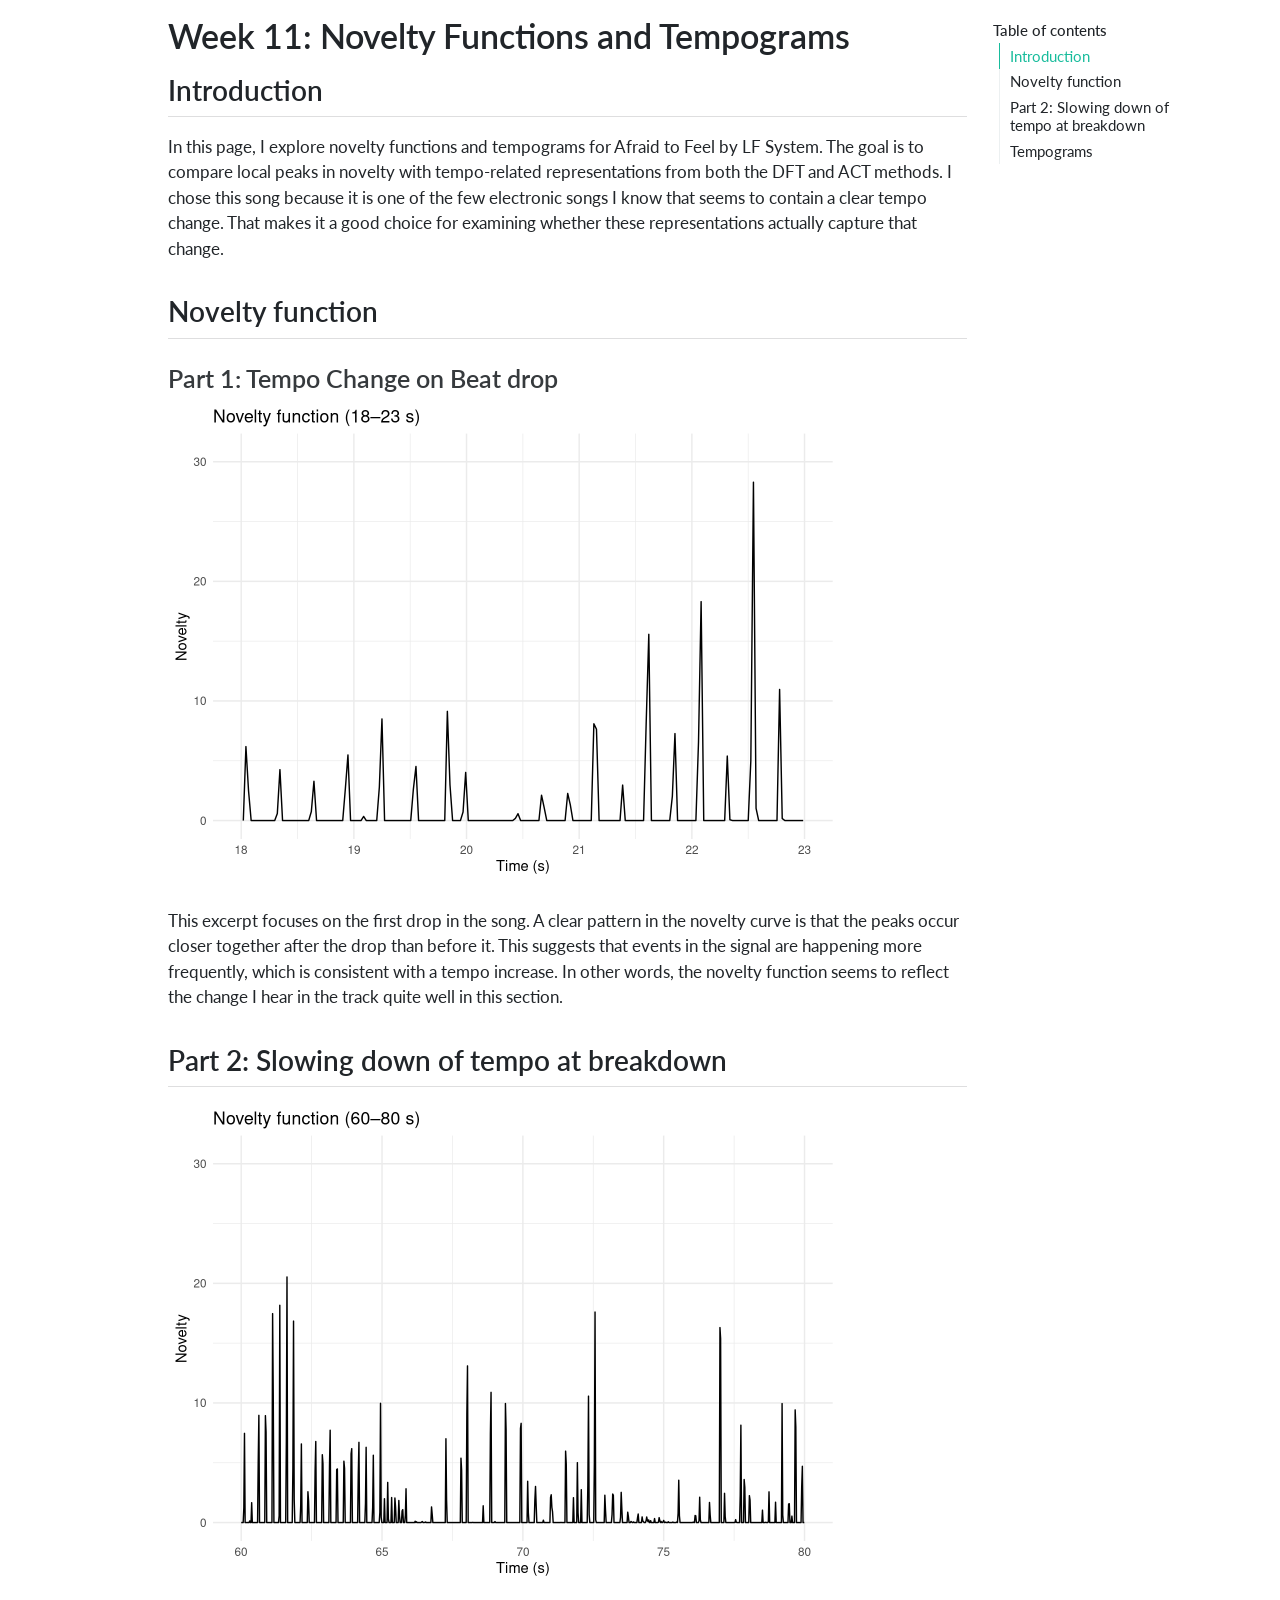
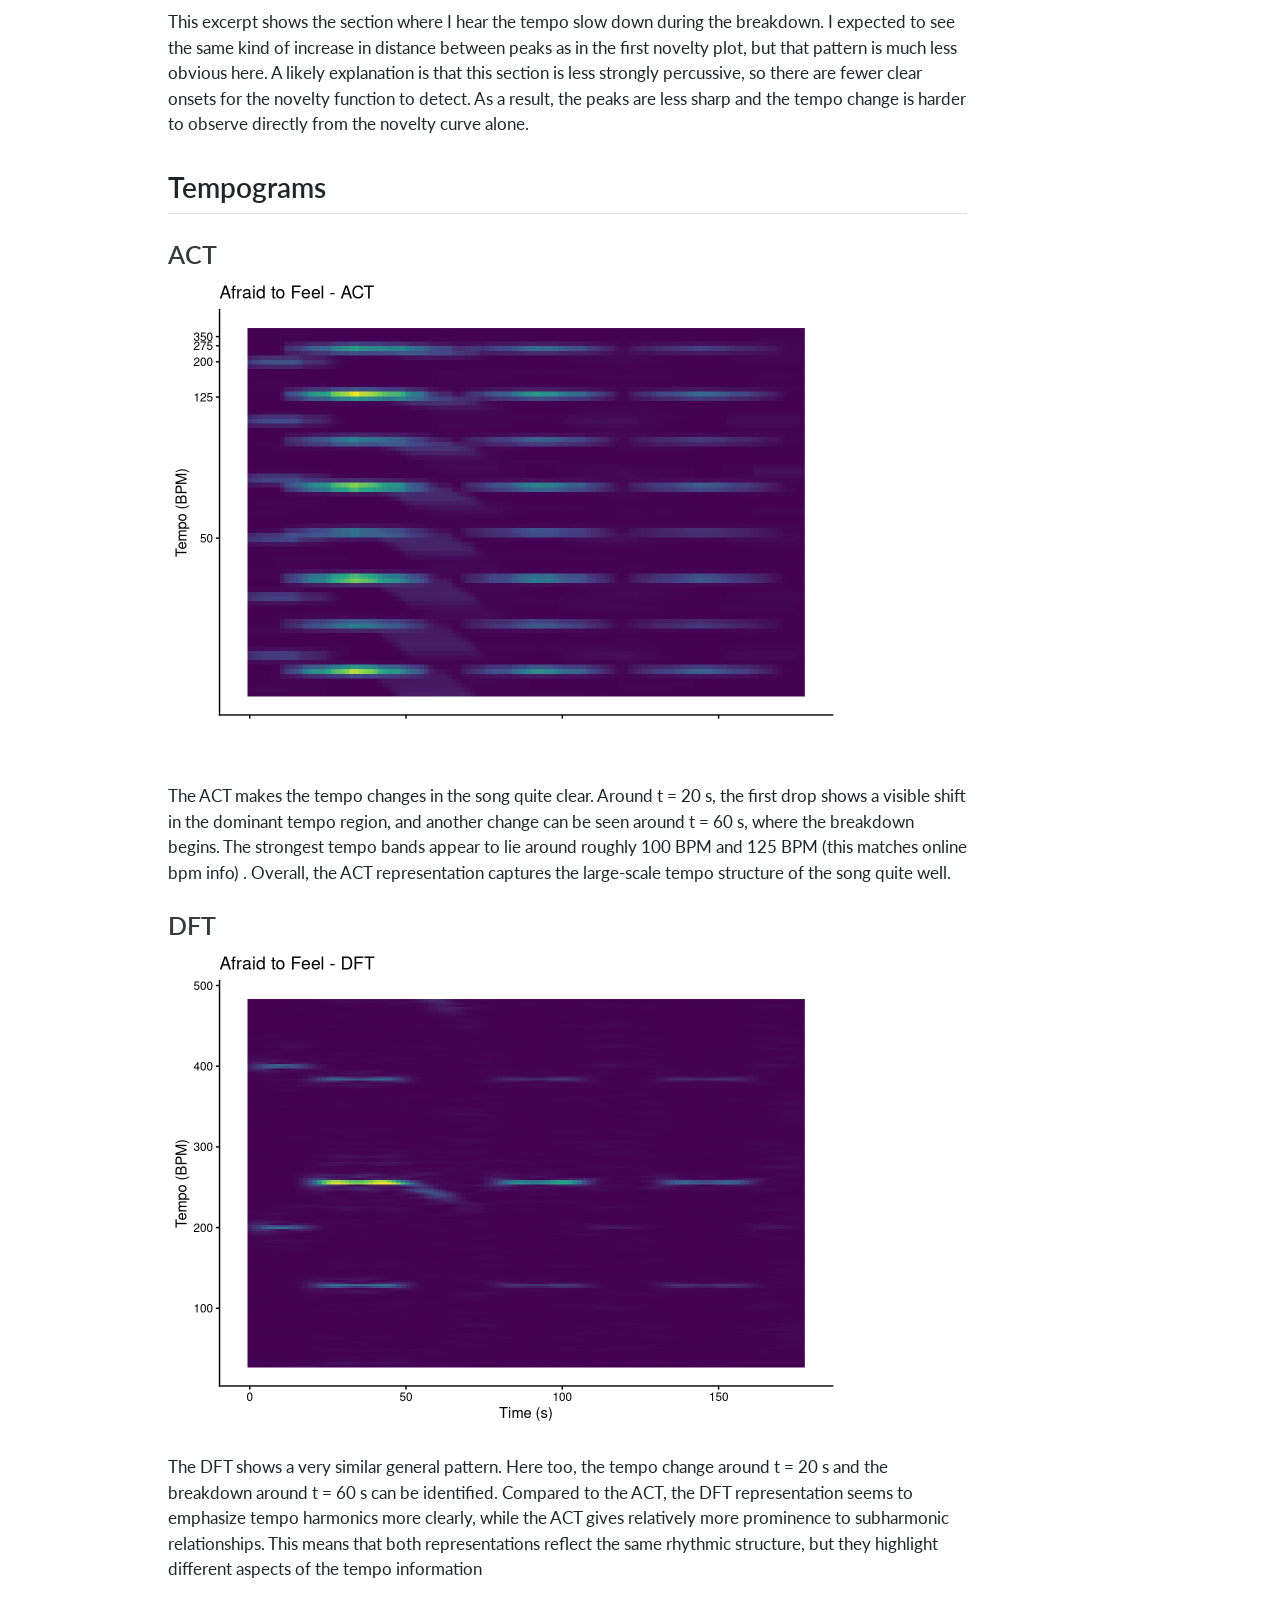
<file: week11.html>
<!DOCTYPE html>
<html xmlns="http://www.w3.org/1999/xhtml" lang="en" xml:lang="en"><head>

<meta charset="utf-8">
<meta name="generator" content="quarto-1.8.25">

<meta name="viewport" content="width=device-width, initial-scale=1.0, user-scalable=yes">


<title>Week 11: Novelty Functions and Tempograms</title>
<style>
code{white-space: pre-wrap;}
span.smallcaps{font-variant: small-caps;}
div.columns{display: flex; gap: min(4vw, 1.5em);}
div.column{flex: auto; overflow-x: auto;}
div.hanging-indent{margin-left: 1.5em; text-indent: -1.5em;}
ul.task-list{list-style: none;}
ul.task-list li input[type="checkbox"] {
  width: 0.8em;
  margin: 0 0.8em 0.2em -1em; /* quarto-specific, see https://github.com/quarto-dev/quarto-cli/issues/4556 */ 
  vertical-align: middle;
}
</style>


<script src="week11_files/libs/clipboard/clipboard.min.js"></script>
<script src="week11_files/libs/quarto-html/quarto.js" type="module"></script>
<script src="week11_files/libs/quarto-html/tabsets/tabsets.js" type="module"></script>
<script src="week11_files/libs/quarto-html/axe/axe-check.js" type="module"></script>
<script src="week11_files/libs/quarto-html/popper.min.js"></script>
<script src="week11_files/libs/quarto-html/tippy.umd.min.js"></script>
<script src="week11_files/libs/quarto-html/anchor.min.js"></script>
<link href="week11_files/libs/quarto-html/tippy.css" rel="stylesheet">
<link href="week11_files/libs/quarto-html/quarto-syntax-highlighting-7b89279ff1a6dce999919e0e67d4d9ec.css" rel="stylesheet" id="quarto-text-highlighting-styles">
<script src="week11_files/libs/bootstrap/bootstrap.min.js"></script>
<link href="week11_files/libs/bootstrap/bootstrap-icons.css" rel="stylesheet">
<link href="week11_files/libs/bootstrap/bootstrap-f832f4b8a09b4d648f7f04d7514f23d5.min.css" rel="stylesheet" append-hash="true" id="quarto-bootstrap" data-mode="light">


</head>

<body class="quarto-light">

<div id="quarto-content" class="page-columns page-rows-contents page-layout-article">
<div id="quarto-margin-sidebar" class="sidebar margin-sidebar">
  <nav id="TOC" role="doc-toc" class="toc-active">
    <h2 id="toc-title">Table of contents</h2>
   
  <ul>
  <li><a href="#introduction" id="toc-introduction" class="nav-link active" data-scroll-target="#introduction">Introduction</a></li>
  <li><a href="#novelty-function" id="toc-novelty-function" class="nav-link" data-scroll-target="#novelty-function">Novelty function</a>
  <ul class="collapse">
  <li><a href="#part-1-tempo-change-on-beat-drop" id="toc-part-1-tempo-change-on-beat-drop" class="nav-link" data-scroll-target="#part-1-tempo-change-on-beat-drop">Part 1: Tempo Change on Beat drop</a></li>
  </ul></li>
  <li><a href="#part-2-slowing-down-of-tempo-at-breakdown" id="toc-part-2-slowing-down-of-tempo-at-breakdown" class="nav-link" data-scroll-target="#part-2-slowing-down-of-tempo-at-breakdown">Part 2: Slowing down of tempo at breakdown</a></li>
  <li><a href="#tempograms" id="toc-tempograms" class="nav-link" data-scroll-target="#tempograms">Tempograms</a>
  <ul class="collapse">
  <li><a href="#act" id="toc-act" class="nav-link" data-scroll-target="#act">ACT</a></li>
  <li><a href="#dft" id="toc-dft" class="nav-link" data-scroll-target="#dft">DFT</a></li>
  </ul></li>
  </ul>
</nav>
</div>
<main class="content" id="quarto-document-content">

<header id="title-block-header" class="quarto-title-block default">
<div class="quarto-title">
<h1 class="title">Week 11: Novelty Functions and Tempograms</h1>
</div>



<div class="quarto-title-meta">

    
  
    
  </div>
  


</header>


<section id="introduction" class="level2">
<h2 class="anchored" data-anchor-id="introduction">Introduction</h2>
<p>In this page, I explore novelty functions and tempograms for Afraid to Feel by LF System. The goal is to compare local peaks in novelty with tempo-related representations from both the DFT and ACT methods. I chose this song because it is one of the few electronic songs I know that seems to contain a clear tempo change. That makes it a good choice for examining whether these representations actually capture that change.</p>
</section>
<section id="novelty-function" class="level2">
<h2 class="anchored" data-anchor-id="novelty-function">Novelty function</h2>
<section id="part-1-tempo-change-on-beat-drop" class="level3">
<h3 class="anchored" data-anchor-id="part-1-tempo-change-on-beat-drop">Part 1: Tempo Change on Beat drop</h3>
<div class="cell">
<div class="cell-output-display">
<div>
<figure class="figure">
<p><img src="week11_files/figure-html/unnamed-chunk-2-1.png" class="img-fluid figure-img" width="672"></p>
</figure>
</div>
</div>
</div>
<p>This excerpt focuses on the first drop in the song. A clear pattern in the novelty curve is that the peaks occur closer together after the drop than before it. This suggests that events in the signal are happening more frequently, which is consistent with a tempo increase. In other words, the novelty function seems to reflect the change I hear in the track quite well in this section.</p>
</section>
</section>
<section id="part-2-slowing-down-of-tempo-at-breakdown" class="level2">
<h2 class="anchored" data-anchor-id="part-2-slowing-down-of-tempo-at-breakdown">Part 2: Slowing down of tempo at breakdown</h2>
<div class="cell">
<div class="cell-output-display">
<div>
<figure class="figure">
<p><img src="week11_files/figure-html/unnamed-chunk-3-1.png" class="img-fluid figure-img" width="672"></p>
</figure>
</div>
</div>
</div>
<p>This excerpt shows the section where I hear the tempo slow down during the breakdown. I expected to see the same kind of increase in distance between peaks as in the first novelty plot, but that pattern is much less obvious here. A likely explanation is that this section is less strongly percussive, so there are fewer clear onsets for the novelty function to detect. As a result, the peaks are less sharp and the tempo change is harder to observe directly from the novelty curve alone.</p>
</section>
<section id="tempograms" class="level2">
<h2 class="anchored" data-anchor-id="tempograms">Tempograms</h2>
<section id="act" class="level3">
<h3 class="anchored" data-anchor-id="act">ACT</h3>
<div class="cell">
<div class="cell-output-display">
<div>
<figure class="figure">
<p><img src="week11_files/figure-html/unnamed-chunk-4-1.png" class="img-fluid figure-img" width="672"></p>
</figure>
</div>
</div>
</div>
<p>The ACT makes the tempo changes in the song quite clear. Around t = 20 s, the first drop shows a visible shift in the dominant tempo region, and another change can be seen around t = 60 s, where the breakdown begins. The strongest tempo bands appear to lie around roughly 100 BPM and 125 BPM (this matches online bpm info) . Overall, the ACT representation captures the large-scale tempo structure of the song quite well.</p>
</section>
<section id="dft" class="level3">
<h3 class="anchored" data-anchor-id="dft">DFT</h3>
<div class="cell">
<div class="cell-output-display">
<div>
<figure class="figure">
<p><img src="week11_files/figure-html/unnamed-chunk-5-1.png" class="img-fluid figure-img" width="672"></p>
</figure>
</div>
</div>
</div>
<p>The DFT shows a very similar general pattern. Here too, the tempo change around t = 20 s and the breakdown around t = 60 s can be identified. Compared to the ACT, the DFT representation seems to emphasize tempo harmonics more clearly, while the ACT gives relatively more prominence to subharmonic relationships. This means that both representations reflect the same rhythmic structure, but they highlight different aspects of the tempo information</p>
</section>
</section>

</main>
<!-- /main column -->
<script id="quarto-html-after-body" type="application/javascript">
  window.document.addEventListener("DOMContentLoaded", function (event) {
    const icon = "";
    const anchorJS = new window.AnchorJS();
    anchorJS.options = {
      placement: 'right',
      icon: icon
    };
    anchorJS.add('.anchored');
    const isCodeAnnotation = (el) => {
      for (const clz of el.classList) {
        if (clz.startsWith('code-annotation-')) {                     
          return true;
        }
      }
      return false;
    }
    const onCopySuccess = function(e) {
      // button target
      const button = e.trigger;
      // don't keep focus
      button.blur();
      // flash "checked"
      button.classList.add('code-copy-button-checked');
      var currentTitle = button.getAttribute("title");
      button.setAttribute("title", "Copied!");
      let tooltip;
      if (window.bootstrap) {
        button.setAttribute("data-bs-toggle", "tooltip");
        button.setAttribute("data-bs-placement", "left");
        button.setAttribute("data-bs-title", "Copied!");
        tooltip = new bootstrap.Tooltip(button, 
          { trigger: "manual", 
            customClass: "code-copy-button-tooltip",
            offset: [0, -8]});
        tooltip.show();    
      }
      setTimeout(function() {
        if (tooltip) {
          tooltip.hide();
          button.removeAttribute("data-bs-title");
          button.removeAttribute("data-bs-toggle");
          button.removeAttribute("data-bs-placement");
        }
        button.setAttribute("title", currentTitle);
        button.classList.remove('code-copy-button-checked');
      }, 1000);
      // clear code selection
      e.clearSelection();
    }
    const getTextToCopy = function(trigger) {
      const outerScaffold = trigger.parentElement.cloneNode(true);
      const codeEl = outerScaffold.querySelector('code');
      for (const childEl of codeEl.children) {
        if (isCodeAnnotation(childEl)) {
          childEl.remove();
        }
      }
      return codeEl.innerText;
    }
    const clipboard = new window.ClipboardJS('.code-copy-button:not([data-in-quarto-modal])', {
      text: getTextToCopy
    });
    clipboard.on('success', onCopySuccess);
    if (window.document.getElementById('quarto-embedded-source-code-modal')) {
      const clipboardModal = new window.ClipboardJS('.code-copy-button[data-in-quarto-modal]', {
        text: getTextToCopy,
        container: window.document.getElementById('quarto-embedded-source-code-modal')
      });
      clipboardModal.on('success', onCopySuccess);
    }
      var localhostRegex = new RegExp(/^(?:http|https):\/\/localhost\:?[0-9]*\//);
      var mailtoRegex = new RegExp(/^mailto:/);
        var filterRegex = new RegExp('/' + window.location.host + '/');
      var isInternal = (href) => {
          return filterRegex.test(href) || localhostRegex.test(href) || mailtoRegex.test(href);
      }
      // Inspect non-navigation links and adorn them if external
     var links = window.document.querySelectorAll('a[href]:not(.nav-link):not(.navbar-brand):not(.toc-action):not(.sidebar-link):not(.sidebar-item-toggle):not(.pagination-link):not(.no-external):not([aria-hidden]):not(.dropdown-item):not(.quarto-navigation-tool):not(.about-link)');
      for (var i=0; i<links.length; i++) {
        const link = links[i];
        if (!isInternal(link.href)) {
          // undo the damage that might have been done by quarto-nav.js in the case of
          // links that we want to consider external
          if (link.dataset.originalHref !== undefined) {
            link.href = link.dataset.originalHref;
          }
        }
      }
    function tippyHover(el, contentFn, onTriggerFn, onUntriggerFn) {
      const config = {
        allowHTML: true,
        maxWidth: 500,
        delay: 100,
        arrow: false,
        appendTo: function(el) {
            return el.parentElement;
        },
        interactive: true,
        interactiveBorder: 10,
        theme: 'quarto',
        placement: 'bottom-start',
      };
      if (contentFn) {
        config.content = contentFn;
      }
      if (onTriggerFn) {
        config.onTrigger = onTriggerFn;
      }
      if (onUntriggerFn) {
        config.onUntrigger = onUntriggerFn;
      }
      window.tippy(el, config); 
    }
    const noterefs = window.document.querySelectorAll('a[role="doc-noteref"]');
    for (var i=0; i<noterefs.length; i++) {
      const ref = noterefs[i];
      tippyHover(ref, function() {
        // use id or data attribute instead here
        let href = ref.getAttribute('data-footnote-href') || ref.getAttribute('href');
        try { href = new URL(href).hash; } catch {}
        const id = href.replace(/^#\/?/, "");
        const note = window.document.getElementById(id);
        if (note) {
          return note.innerHTML;
        } else {
          return "";
        }
      });
    }
    const xrefs = window.document.querySelectorAll('a.quarto-xref');
    const processXRef = (id, note) => {
      // Strip column container classes
      const stripColumnClz = (el) => {
        el.classList.remove("page-full", "page-columns");
        if (el.children) {
          for (const child of el.children) {
            stripColumnClz(child);
          }
        }
      }
      stripColumnClz(note)
      if (id === null || id.startsWith('sec-')) {
        // Special case sections, only their first couple elements
        const container = document.createElement("div");
        if (note.children && note.children.length > 2) {
          container.appendChild(note.children[0].cloneNode(true));
          for (let i = 1; i < note.children.length; i++) {
            const child = note.children[i];
            if (child.tagName === "P" && child.innerText === "") {
              continue;
            } else {
              container.appendChild(child.cloneNode(true));
              break;
            }
          }
          if (window.Quarto?.typesetMath) {
            window.Quarto.typesetMath(container);
          }
          return container.innerHTML
        } else {
          if (window.Quarto?.typesetMath) {
            window.Quarto.typesetMath(note);
          }
          return note.innerHTML;
        }
      } else {
        // Remove any anchor links if they are present
        const anchorLink = note.querySelector('a.anchorjs-link');
        if (anchorLink) {
          anchorLink.remove();
        }
        if (window.Quarto?.typesetMath) {
          window.Quarto.typesetMath(note);
        }
        if (note.classList.contains("callout")) {
          return note.outerHTML;
        } else {
          return note.innerHTML;
        }
      }
    }
    for (var i=0; i<xrefs.length; i++) {
      const xref = xrefs[i];
      tippyHover(xref, undefined, function(instance) {
        instance.disable();
        let url = xref.getAttribute('href');
        let hash = undefined; 
        if (url.startsWith('#')) {
          hash = url;
        } else {
          try { hash = new URL(url).hash; } catch {}
        }
        if (hash) {
          const id = hash.replace(/^#\/?/, "");
          const note = window.document.getElementById(id);
          if (note !== null) {
            try {
              const html = processXRef(id, note.cloneNode(true));
              instance.setContent(html);
            } finally {
              instance.enable();
              instance.show();
            }
          } else {
            // See if we can fetch this
            fetch(url.split('#')[0])
            .then(res => res.text())
            .then(html => {
              const parser = new DOMParser();
              const htmlDoc = parser.parseFromString(html, "text/html");
              const note = htmlDoc.getElementById(id);
              if (note !== null) {
                const html = processXRef(id, note);
                instance.setContent(html);
              } 
            }).finally(() => {
              instance.enable();
              instance.show();
            });
          }
        } else {
          // See if we can fetch a full url (with no hash to target)
          // This is a special case and we should probably do some content thinning / targeting
          fetch(url)
          .then(res => res.text())
          .then(html => {
            const parser = new DOMParser();
            const htmlDoc = parser.parseFromString(html, "text/html");
            const note = htmlDoc.querySelector('main.content');
            if (note !== null) {
              // This should only happen for chapter cross references
              // (since there is no id in the URL)
              // remove the first header
              if (note.children.length > 0 && note.children[0].tagName === "HEADER") {
                note.children[0].remove();
              }
              const html = processXRef(null, note);
              instance.setContent(html);
            } 
          }).finally(() => {
            instance.enable();
            instance.show();
          });
        }
      }, function(instance) {
      });
    }
        let selectedAnnoteEl;
        const selectorForAnnotation = ( cell, annotation) => {
          let cellAttr = 'data-code-cell="' + cell + '"';
          let lineAttr = 'data-code-annotation="' +  annotation + '"';
          const selector = 'span[' + cellAttr + '][' + lineAttr + ']';
          return selector;
        }
        const selectCodeLines = (annoteEl) => {
          const doc = window.document;
          const targetCell = annoteEl.getAttribute("data-target-cell");
          const targetAnnotation = annoteEl.getAttribute("data-target-annotation");
          const annoteSpan = window.document.querySelector(selectorForAnnotation(targetCell, targetAnnotation));
          const lines = annoteSpan.getAttribute("data-code-lines").split(",");
          const lineIds = lines.map((line) => {
            return targetCell + "-" + line;
          })
          let top = null;
          let height = null;
          let parent = null;
          if (lineIds.length > 0) {
              //compute the position of the single el (top and bottom and make a div)
              const el = window.document.getElementById(lineIds[0]);
              top = el.offsetTop;
              height = el.offsetHeight;
              parent = el.parentElement.parentElement;
            if (lineIds.length > 1) {
              const lastEl = window.document.getElementById(lineIds[lineIds.length - 1]);
              const bottom = lastEl.offsetTop + lastEl.offsetHeight;
              height = bottom - top;
            }
            if (top !== null && height !== null && parent !== null) {
              // cook up a div (if necessary) and position it 
              let div = window.document.getElementById("code-annotation-line-highlight");
              if (div === null) {
                div = window.document.createElement("div");
                div.setAttribute("id", "code-annotation-line-highlight");
                div.style.position = 'absolute';
                parent.appendChild(div);
              }
              div.style.top = top - 2 + "px";
              div.style.height = height + 4 + "px";
              div.style.left = 0;
              let gutterDiv = window.document.getElementById("code-annotation-line-highlight-gutter");
              if (gutterDiv === null) {
                gutterDiv = window.document.createElement("div");
                gutterDiv.setAttribute("id", "code-annotation-line-highlight-gutter");
                gutterDiv.style.position = 'absolute';
                const codeCell = window.document.getElementById(targetCell);
                const gutter = codeCell.querySelector('.code-annotation-gutter');
                gutter.appendChild(gutterDiv);
              }
              gutterDiv.style.top = top - 2 + "px";
              gutterDiv.style.height = height + 4 + "px";
            }
            selectedAnnoteEl = annoteEl;
          }
        };
        const unselectCodeLines = () => {
          const elementsIds = ["code-annotation-line-highlight", "code-annotation-line-highlight-gutter"];
          elementsIds.forEach((elId) => {
            const div = window.document.getElementById(elId);
            if (div) {
              div.remove();
            }
          });
          selectedAnnoteEl = undefined;
        };
          // Handle positioning of the toggle
      window.addEventListener(
        "resize",
        throttle(() => {
          elRect = undefined;
          if (selectedAnnoteEl) {
            selectCodeLines(selectedAnnoteEl);
          }
        }, 10)
      );
      function throttle(fn, ms) {
      let throttle = false;
      let timer;
        return (...args) => {
          if(!throttle) { // first call gets through
              fn.apply(this, args);
              throttle = true;
          } else { // all the others get throttled
              if(timer) clearTimeout(timer); // cancel #2
              timer = setTimeout(() => {
                fn.apply(this, args);
                timer = throttle = false;
              }, ms);
          }
        };
      }
        // Attach click handler to the DT
        const annoteDls = window.document.querySelectorAll('dt[data-target-cell]');
        for (const annoteDlNode of annoteDls) {
          annoteDlNode.addEventListener('click', (event) => {
            const clickedEl = event.target;
            if (clickedEl !== selectedAnnoteEl) {
              unselectCodeLines();
              const activeEl = window.document.querySelector('dt[data-target-cell].code-annotation-active');
              if (activeEl) {
                activeEl.classList.remove('code-annotation-active');
              }
              selectCodeLines(clickedEl);
              clickedEl.classList.add('code-annotation-active');
            } else {
              // Unselect the line
              unselectCodeLines();
              clickedEl.classList.remove('code-annotation-active');
            }
          });
        }
    const findCites = (el) => {
      const parentEl = el.parentElement;
      if (parentEl) {
        const cites = parentEl.dataset.cites;
        if (cites) {
          return {
            el,
            cites: cites.split(' ')
          };
        } else {
          return findCites(el.parentElement)
        }
      } else {
        return undefined;
      }
    };
    var bibliorefs = window.document.querySelectorAll('a[role="doc-biblioref"]');
    for (var i=0; i<bibliorefs.length; i++) {
      const ref = bibliorefs[i];
      const citeInfo = findCites(ref);
      if (citeInfo) {
        tippyHover(citeInfo.el, function() {
          var popup = window.document.createElement('div');
          citeInfo.cites.forEach(function(cite) {
            var citeDiv = window.document.createElement('div');
            citeDiv.classList.add('hanging-indent');
            citeDiv.classList.add('csl-entry');
            var biblioDiv = window.document.getElementById('ref-' + cite);
            if (biblioDiv) {
              citeDiv.innerHTML = biblioDiv.innerHTML;
            }
            popup.appendChild(citeDiv);
          });
          return popup.innerHTML;
        });
      }
    }
  });
  </script>
</div> <!-- /content -->




</body></html>
</file>
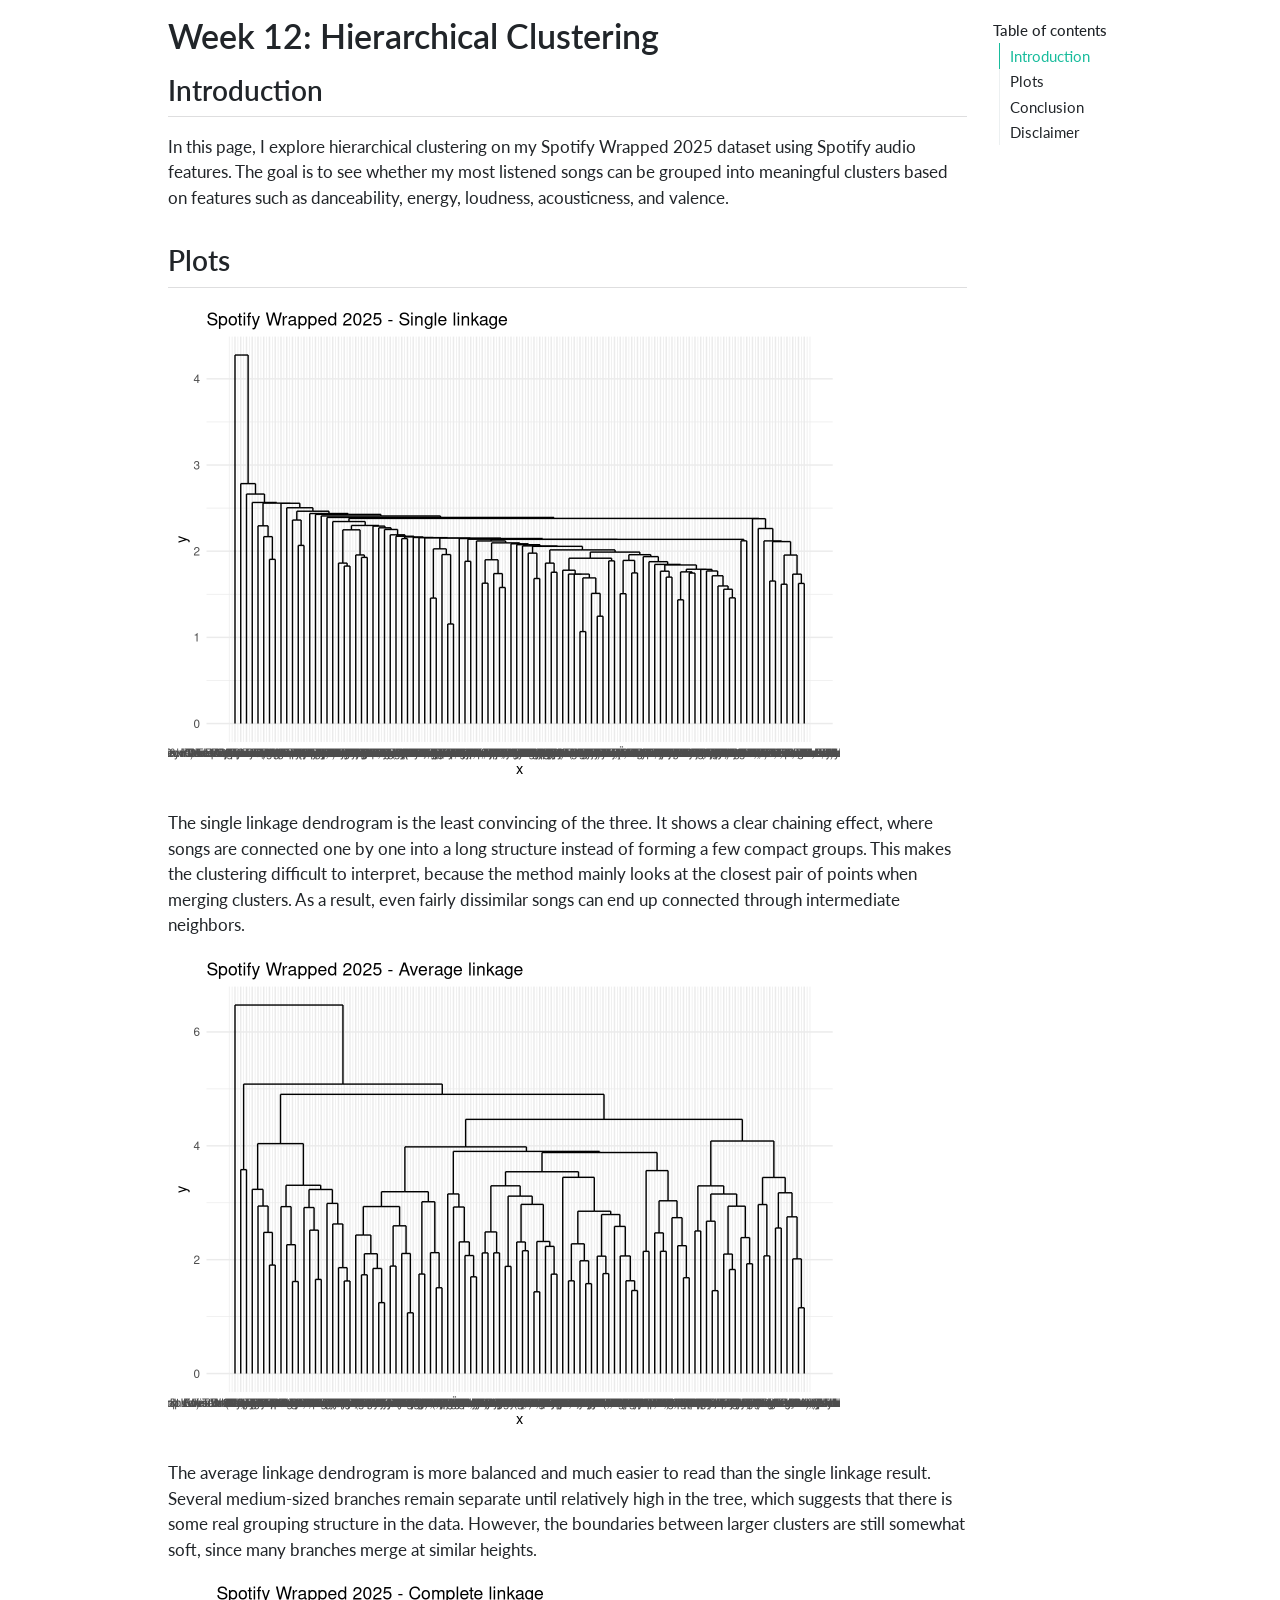
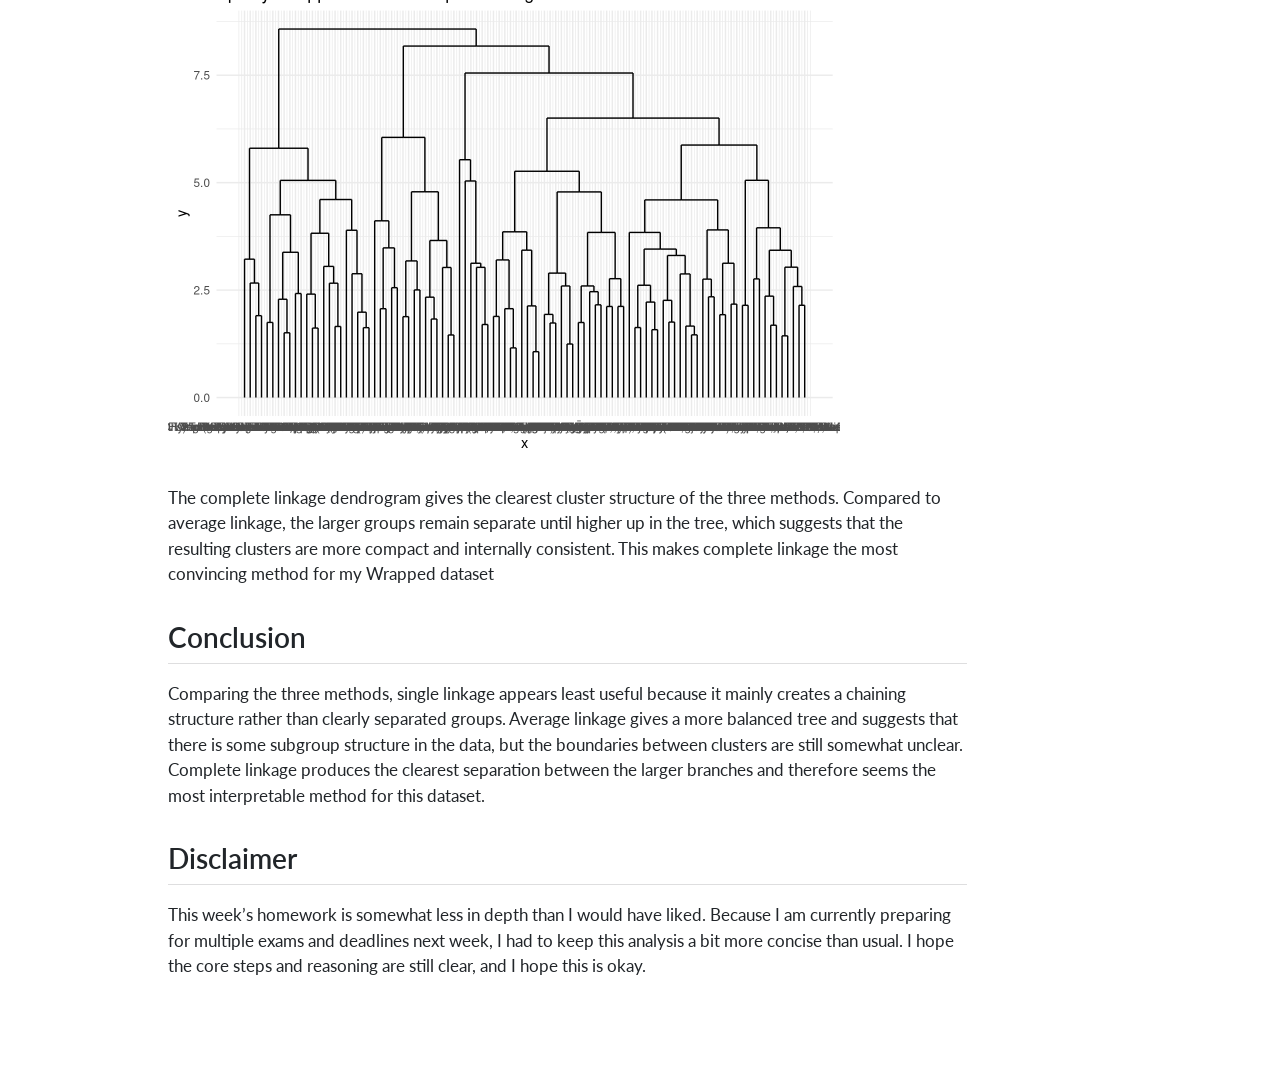
<file: week12.html>
<!DOCTYPE html>
<html xmlns="http://www.w3.org/1999/xhtml" lang="en" xml:lang="en"><head>

<meta charset="utf-8">
<meta name="generator" content="quarto-1.8.25">

<meta name="viewport" content="width=device-width, initial-scale=1.0, user-scalable=yes">


<title>Week 12: Hierarchical Clustering</title>
<style>
code{white-space: pre-wrap;}
span.smallcaps{font-variant: small-caps;}
div.columns{display: flex; gap: min(4vw, 1.5em);}
div.column{flex: auto; overflow-x: auto;}
div.hanging-indent{margin-left: 1.5em; text-indent: -1.5em;}
ul.task-list{list-style: none;}
ul.task-list li input[type="checkbox"] {
  width: 0.8em;
  margin: 0 0.8em 0.2em -1em; /* quarto-specific, see https://github.com/quarto-dev/quarto-cli/issues/4556 */ 
  vertical-align: middle;
}
</style>


<script src="week12_files/libs/clipboard/clipboard.min.js"></script>
<script src="week12_files/libs/quarto-html/quarto.js" type="module"></script>
<script src="week12_files/libs/quarto-html/tabsets/tabsets.js" type="module"></script>
<script src="week12_files/libs/quarto-html/axe/axe-check.js" type="module"></script>
<script src="week12_files/libs/quarto-html/popper.min.js"></script>
<script src="week12_files/libs/quarto-html/tippy.umd.min.js"></script>
<script src="week12_files/libs/quarto-html/anchor.min.js"></script>
<link href="week12_files/libs/quarto-html/tippy.css" rel="stylesheet">
<link href="week12_files/libs/quarto-html/quarto-syntax-highlighting-7b89279ff1a6dce999919e0e67d4d9ec.css" rel="stylesheet" id="quarto-text-highlighting-styles">
<script src="week12_files/libs/bootstrap/bootstrap.min.js"></script>
<link href="week12_files/libs/bootstrap/bootstrap-icons.css" rel="stylesheet">
<link href="week12_files/libs/bootstrap/bootstrap-f832f4b8a09b4d648f7f04d7514f23d5.min.css" rel="stylesheet" append-hash="true" id="quarto-bootstrap" data-mode="light">


</head>

<body class="quarto-light">

<div id="quarto-content" class="page-columns page-rows-contents page-layout-article">
<div id="quarto-margin-sidebar" class="sidebar margin-sidebar">
  <nav id="TOC" role="doc-toc" class="toc-active">
    <h2 id="toc-title">Table of contents</h2>
   
  <ul>
  <li><a href="#introduction" id="toc-introduction" class="nav-link active" data-scroll-target="#introduction">Introduction</a></li>
  <li><a href="#plots" id="toc-plots" class="nav-link" data-scroll-target="#plots">Plots</a></li>
  <li><a href="#conclusion" id="toc-conclusion" class="nav-link" data-scroll-target="#conclusion">Conclusion</a></li>
  <li><a href="#disclaimer" id="toc-disclaimer" class="nav-link" data-scroll-target="#disclaimer">Disclaimer</a></li>
  </ul>
</nav>
</div>
<main class="content" id="quarto-document-content">

<header id="title-block-header" class="quarto-title-block default">
<div class="quarto-title">
<h1 class="title">Week 12: Hierarchical Clustering</h1>
</div>



<div class="quarto-title-meta">

    
  
    
  </div>
  


</header>


<section id="introduction" class="level2">
<h2 class="anchored" data-anchor-id="introduction">Introduction</h2>
<p>In this page, I explore hierarchical clustering on my Spotify Wrapped 2025 dataset using Spotify audio features. The goal is to see whether my most listened songs can be grouped into meaningful clusters based on features such as danceability, energy, loudness, acousticness, and valence.</p>
</section>
<section id="plots" class="level2">
<h2 class="anchored" data-anchor-id="plots">Plots</h2>
<div class="cell">
<div class="cell-output-display">
<div>
<figure class="figure">
<p><img src="week12_files/figure-html/unnamed-chunk-4-1.png" class="img-fluid figure-img" width="672"></p>
</figure>
</div>
</div>
</div>
<p>The single linkage dendrogram is the least convincing of the three. It shows a clear chaining effect, where songs are connected one by one into a long structure instead of forming a few compact groups. This makes the clustering difficult to interpret, because the method mainly looks at the closest pair of points when merging clusters. As a result, even fairly dissimilar songs can end up connected through intermediate neighbors.</p>
<div class="cell">
<div class="cell-output-display">
<div>
<figure class="figure">
<p><img src="week12_files/figure-html/unnamed-chunk-5-1.png" class="img-fluid figure-img" width="672"></p>
</figure>
</div>
</div>
</div>
<p>The average linkage dendrogram is more balanced and much easier to read than the single linkage result. Several medium-sized branches remain separate until relatively high in the tree, which suggests that there is some real grouping structure in the data. However, the boundaries between larger clusters are still somewhat soft, since many branches merge at similar heights.</p>
<div class="cell">
<div class="cell-output-display">
<div>
<figure class="figure">
<p><img src="week12_files/figure-html/unnamed-chunk-6-1.png" class="img-fluid figure-img" width="672"></p>
</figure>
</div>
</div>
</div>
<p>The complete linkage dendrogram gives the clearest cluster structure of the three methods. Compared to average linkage, the larger groups remain separate until higher up in the tree, which suggests that the resulting clusters are more compact and internally consistent. This makes complete linkage the most convincing method for my Wrapped dataset</p>
</section>
<section id="conclusion" class="level2">
<h2 class="anchored" data-anchor-id="conclusion">Conclusion</h2>
<p>Comparing the three methods, single linkage appears least useful because it mainly creates a chaining structure rather than clearly separated groups. Average linkage gives a more balanced tree and suggests that there is some subgroup structure in the data, but the boundaries between clusters are still somewhat unclear. Complete linkage produces the clearest separation between the larger branches and therefore seems the most interpretable method for this dataset.</p>
</section>
<section id="disclaimer" class="level2">
<h2 class="anchored" data-anchor-id="disclaimer">Disclaimer</h2>
<p>This week’s homework is somewhat less in depth than I would have liked. Because I am currently preparing for multiple exams and deadlines next week, I had to keep this analysis a bit more concise than usual. I hope the core steps and reasoning are still clear, and I hope this is okay.</p>
</section>

</main>
<!-- /main column -->
<script id="quarto-html-after-body" type="application/javascript">
  window.document.addEventListener("DOMContentLoaded", function (event) {
    const icon = "";
    const anchorJS = new window.AnchorJS();
    anchorJS.options = {
      placement: 'right',
      icon: icon
    };
    anchorJS.add('.anchored');
    const isCodeAnnotation = (el) => {
      for (const clz of el.classList) {
        if (clz.startsWith('code-annotation-')) {                     
          return true;
        }
      }
      return false;
    }
    const onCopySuccess = function(e) {
      // button target
      const button = e.trigger;
      // don't keep focus
      button.blur();
      // flash "checked"
      button.classList.add('code-copy-button-checked');
      var currentTitle = button.getAttribute("title");
      button.setAttribute("title", "Copied!");
      let tooltip;
      if (window.bootstrap) {
        button.setAttribute("data-bs-toggle", "tooltip");
        button.setAttribute("data-bs-placement", "left");
        button.setAttribute("data-bs-title", "Copied!");
        tooltip = new bootstrap.Tooltip(button, 
          { trigger: "manual", 
            customClass: "code-copy-button-tooltip",
            offset: [0, -8]});
        tooltip.show();    
      }
      setTimeout(function() {
        if (tooltip) {
          tooltip.hide();
          button.removeAttribute("data-bs-title");
          button.removeAttribute("data-bs-toggle");
          button.removeAttribute("data-bs-placement");
        }
        button.setAttribute("title", currentTitle);
        button.classList.remove('code-copy-button-checked');
      }, 1000);
      // clear code selection
      e.clearSelection();
    }
    const getTextToCopy = function(trigger) {
      const outerScaffold = trigger.parentElement.cloneNode(true);
      const codeEl = outerScaffold.querySelector('code');
      for (const childEl of codeEl.children) {
        if (isCodeAnnotation(childEl)) {
          childEl.remove();
        }
      }
      return codeEl.innerText;
    }
    const clipboard = new window.ClipboardJS('.code-copy-button:not([data-in-quarto-modal])', {
      text: getTextToCopy
    });
    clipboard.on('success', onCopySuccess);
    if (window.document.getElementById('quarto-embedded-source-code-modal')) {
      const clipboardModal = new window.ClipboardJS('.code-copy-button[data-in-quarto-modal]', {
        text: getTextToCopy,
        container: window.document.getElementById('quarto-embedded-source-code-modal')
      });
      clipboardModal.on('success', onCopySuccess);
    }
      var localhostRegex = new RegExp(/^(?:http|https):\/\/localhost\:?[0-9]*\//);
      var mailtoRegex = new RegExp(/^mailto:/);
        var filterRegex = new RegExp('/' + window.location.host + '/');
      var isInternal = (href) => {
          return filterRegex.test(href) || localhostRegex.test(href) || mailtoRegex.test(href);
      }
      // Inspect non-navigation links and adorn them if external
     var links = window.document.querySelectorAll('a[href]:not(.nav-link):not(.navbar-brand):not(.toc-action):not(.sidebar-link):not(.sidebar-item-toggle):not(.pagination-link):not(.no-external):not([aria-hidden]):not(.dropdown-item):not(.quarto-navigation-tool):not(.about-link)');
      for (var i=0; i<links.length; i++) {
        const link = links[i];
        if (!isInternal(link.href)) {
          // undo the damage that might have been done by quarto-nav.js in the case of
          // links that we want to consider external
          if (link.dataset.originalHref !== undefined) {
            link.href = link.dataset.originalHref;
          }
        }
      }
    function tippyHover(el, contentFn, onTriggerFn, onUntriggerFn) {
      const config = {
        allowHTML: true,
        maxWidth: 500,
        delay: 100,
        arrow: false,
        appendTo: function(el) {
            return el.parentElement;
        },
        interactive: true,
        interactiveBorder: 10,
        theme: 'quarto',
        placement: 'bottom-start',
      };
      if (contentFn) {
        config.content = contentFn;
      }
      if (onTriggerFn) {
        config.onTrigger = onTriggerFn;
      }
      if (onUntriggerFn) {
        config.onUntrigger = onUntriggerFn;
      }
      window.tippy(el, config); 
    }
    const noterefs = window.document.querySelectorAll('a[role="doc-noteref"]');
    for (var i=0; i<noterefs.length; i++) {
      const ref = noterefs[i];
      tippyHover(ref, function() {
        // use id or data attribute instead here
        let href = ref.getAttribute('data-footnote-href') || ref.getAttribute('href');
        try { href = new URL(href).hash; } catch {}
        const id = href.replace(/^#\/?/, "");
        const note = window.document.getElementById(id);
        if (note) {
          return note.innerHTML;
        } else {
          return "";
        }
      });
    }
    const xrefs = window.document.querySelectorAll('a.quarto-xref');
    const processXRef = (id, note) => {
      // Strip column container classes
      const stripColumnClz = (el) => {
        el.classList.remove("page-full", "page-columns");
        if (el.children) {
          for (const child of el.children) {
            stripColumnClz(child);
          }
        }
      }
      stripColumnClz(note)
      if (id === null || id.startsWith('sec-')) {
        // Special case sections, only their first couple elements
        const container = document.createElement("div");
        if (note.children && note.children.length > 2) {
          container.appendChild(note.children[0].cloneNode(true));
          for (let i = 1; i < note.children.length; i++) {
            const child = note.children[i];
            if (child.tagName === "P" && child.innerText === "") {
              continue;
            } else {
              container.appendChild(child.cloneNode(true));
              break;
            }
          }
          if (window.Quarto?.typesetMath) {
            window.Quarto.typesetMath(container);
          }
          return container.innerHTML
        } else {
          if (window.Quarto?.typesetMath) {
            window.Quarto.typesetMath(note);
          }
          return note.innerHTML;
        }
      } else {
        // Remove any anchor links if they are present
        const anchorLink = note.querySelector('a.anchorjs-link');
        if (anchorLink) {
          anchorLink.remove();
        }
        if (window.Quarto?.typesetMath) {
          window.Quarto.typesetMath(note);
        }
        if (note.classList.contains("callout")) {
          return note.outerHTML;
        } else {
          return note.innerHTML;
        }
      }
    }
    for (var i=0; i<xrefs.length; i++) {
      const xref = xrefs[i];
      tippyHover(xref, undefined, function(instance) {
        instance.disable();
        let url = xref.getAttribute('href');
        let hash = undefined; 
        if (url.startsWith('#')) {
          hash = url;
        } else {
          try { hash = new URL(url).hash; } catch {}
        }
        if (hash) {
          const id = hash.replace(/^#\/?/, "");
          const note = window.document.getElementById(id);
          if (note !== null) {
            try {
              const html = processXRef(id, note.cloneNode(true));
              instance.setContent(html);
            } finally {
              instance.enable();
              instance.show();
            }
          } else {
            // See if we can fetch this
            fetch(url.split('#')[0])
            .then(res => res.text())
            .then(html => {
              const parser = new DOMParser();
              const htmlDoc = parser.parseFromString(html, "text/html");
              const note = htmlDoc.getElementById(id);
              if (note !== null) {
                const html = processXRef(id, note);
                instance.setContent(html);
              } 
            }).finally(() => {
              instance.enable();
              instance.show();
            });
          }
        } else {
          // See if we can fetch a full url (with no hash to target)
          // This is a special case and we should probably do some content thinning / targeting
          fetch(url)
          .then(res => res.text())
          .then(html => {
            const parser = new DOMParser();
            const htmlDoc = parser.parseFromString(html, "text/html");
            const note = htmlDoc.querySelector('main.content');
            if (note !== null) {
              // This should only happen for chapter cross references
              // (since there is no id in the URL)
              // remove the first header
              if (note.children.length > 0 && note.children[0].tagName === "HEADER") {
                note.children[0].remove();
              }
              const html = processXRef(null, note);
              instance.setContent(html);
            } 
          }).finally(() => {
            instance.enable();
            instance.show();
          });
        }
      }, function(instance) {
      });
    }
        let selectedAnnoteEl;
        const selectorForAnnotation = ( cell, annotation) => {
          let cellAttr = 'data-code-cell="' + cell + '"';
          let lineAttr = 'data-code-annotation="' +  annotation + '"';
          const selector = 'span[' + cellAttr + '][' + lineAttr + ']';
          return selector;
        }
        const selectCodeLines = (annoteEl) => {
          const doc = window.document;
          const targetCell = annoteEl.getAttribute("data-target-cell");
          const targetAnnotation = annoteEl.getAttribute("data-target-annotation");
          const annoteSpan = window.document.querySelector(selectorForAnnotation(targetCell, targetAnnotation));
          const lines = annoteSpan.getAttribute("data-code-lines").split(",");
          const lineIds = lines.map((line) => {
            return targetCell + "-" + line;
          })
          let top = null;
          let height = null;
          let parent = null;
          if (lineIds.length > 0) {
              //compute the position of the single el (top and bottom and make a div)
              const el = window.document.getElementById(lineIds[0]);
              top = el.offsetTop;
              height = el.offsetHeight;
              parent = el.parentElement.parentElement;
            if (lineIds.length > 1) {
              const lastEl = window.document.getElementById(lineIds[lineIds.length - 1]);
              const bottom = lastEl.offsetTop + lastEl.offsetHeight;
              height = bottom - top;
            }
            if (top !== null && height !== null && parent !== null) {
              // cook up a div (if necessary) and position it 
              let div = window.document.getElementById("code-annotation-line-highlight");
              if (div === null) {
                div = window.document.createElement("div");
                div.setAttribute("id", "code-annotation-line-highlight");
                div.style.position = 'absolute';
                parent.appendChild(div);
              }
              div.style.top = top - 2 + "px";
              div.style.height = height + 4 + "px";
              div.style.left = 0;
              let gutterDiv = window.document.getElementById("code-annotation-line-highlight-gutter");
              if (gutterDiv === null) {
                gutterDiv = window.document.createElement("div");
                gutterDiv.setAttribute("id", "code-annotation-line-highlight-gutter");
                gutterDiv.style.position = 'absolute';
                const codeCell = window.document.getElementById(targetCell);
                const gutter = codeCell.querySelector('.code-annotation-gutter');
                gutter.appendChild(gutterDiv);
              }
              gutterDiv.style.top = top - 2 + "px";
              gutterDiv.style.height = height + 4 + "px";
            }
            selectedAnnoteEl = annoteEl;
          }
        };
        const unselectCodeLines = () => {
          const elementsIds = ["code-annotation-line-highlight", "code-annotation-line-highlight-gutter"];
          elementsIds.forEach((elId) => {
            const div = window.document.getElementById(elId);
            if (div) {
              div.remove();
            }
          });
          selectedAnnoteEl = undefined;
        };
          // Handle positioning of the toggle
      window.addEventListener(
        "resize",
        throttle(() => {
          elRect = undefined;
          if (selectedAnnoteEl) {
            selectCodeLines(selectedAnnoteEl);
          }
        }, 10)
      );
      function throttle(fn, ms) {
      let throttle = false;
      let timer;
        return (...args) => {
          if(!throttle) { // first call gets through
              fn.apply(this, args);
              throttle = true;
          } else { // all the others get throttled
              if(timer) clearTimeout(timer); // cancel #2
              timer = setTimeout(() => {
                fn.apply(this, args);
                timer = throttle = false;
              }, ms);
          }
        };
      }
        // Attach click handler to the DT
        const annoteDls = window.document.querySelectorAll('dt[data-target-cell]');
        for (const annoteDlNode of annoteDls) {
          annoteDlNode.addEventListener('click', (event) => {
            const clickedEl = event.target;
            if (clickedEl !== selectedAnnoteEl) {
              unselectCodeLines();
              const activeEl = window.document.querySelector('dt[data-target-cell].code-annotation-active');
              if (activeEl) {
                activeEl.classList.remove('code-annotation-active');
              }
              selectCodeLines(clickedEl);
              clickedEl.classList.add('code-annotation-active');
            } else {
              // Unselect the line
              unselectCodeLines();
              clickedEl.classList.remove('code-annotation-active');
            }
          });
        }
    const findCites = (el) => {
      const parentEl = el.parentElement;
      if (parentEl) {
        const cites = parentEl.dataset.cites;
        if (cites) {
          return {
            el,
            cites: cites.split(' ')
          };
        } else {
          return findCites(el.parentElement)
        }
      } else {
        return undefined;
      }
    };
    var bibliorefs = window.document.querySelectorAll('a[role="doc-biblioref"]');
    for (var i=0; i<bibliorefs.length; i++) {
      const ref = bibliorefs[i];
      const citeInfo = findCites(ref);
      if (citeInfo) {
        tippyHover(citeInfo.el, function() {
          var popup = window.document.createElement('div');
          citeInfo.cites.forEach(function(cite) {
            var citeDiv = window.document.createElement('div');
            citeDiv.classList.add('hanging-indent');
            citeDiv.classList.add('csl-entry');
            var biblioDiv = window.document.getElementById('ref-' + cite);
            if (biblioDiv) {
              citeDiv.innerHTML = biblioDiv.innerHTML;
            }
            popup.appendChild(citeDiv);
          });
          return popup.innerHTML;
        });
      }
    }
  });
  </script>
</div> <!-- /content -->




</body></html>
</file>
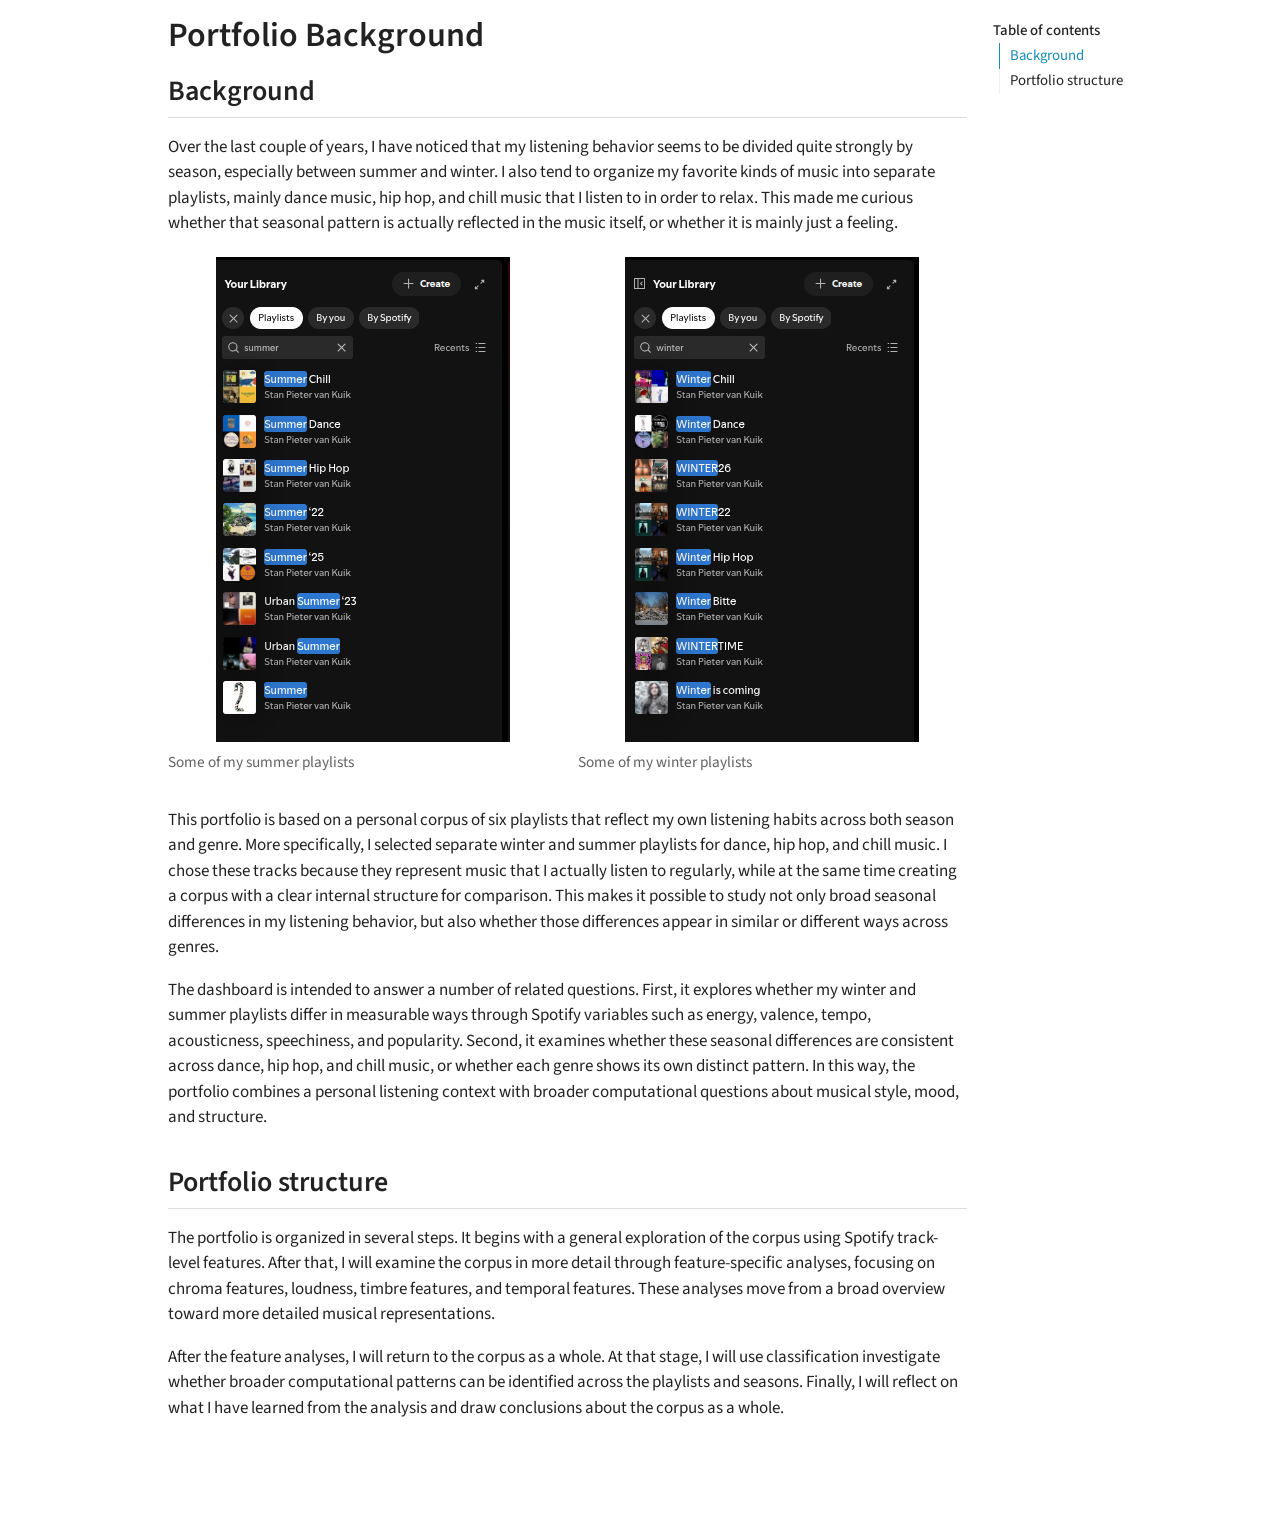
<file: portfolio/background.html>
<!DOCTYPE html>
<html xmlns="http://www.w3.org/1999/xhtml" lang="en" xml:lang="en"><head>

<meta charset="utf-8">
<meta name="generator" content="quarto-1.8.25">

<meta name="viewport" content="width=device-width, initial-scale=1.0, user-scalable=yes">


<title>Portfolio Background</title>
<style>
code{white-space: pre-wrap;}
span.smallcaps{font-variant: small-caps;}
div.columns{display: flex; gap: min(4vw, 1.5em);}
div.column{flex: auto; overflow-x: auto;}
div.hanging-indent{margin-left: 1.5em; text-indent: -1.5em;}
ul.task-list{list-style: none;}
ul.task-list li input[type="checkbox"] {
  width: 0.8em;
  margin: 0 0.8em 0.2em -1em; /* quarto-specific, see https://github.com/quarto-dev/quarto-cli/issues/4556 */ 
  vertical-align: middle;
}
</style>


<script src="background_files/libs/clipboard/clipboard.min.js"></script>
<script src="background_files/libs/quarto-html/quarto.js" type="module"></script>
<script src="background_files/libs/quarto-html/tabsets/tabsets.js" type="module"></script>
<script src="background_files/libs/quarto-html/axe/axe-check.js" type="module"></script>
<script src="background_files/libs/quarto-html/popper.min.js"></script>
<script src="background_files/libs/quarto-html/tippy.umd.min.js"></script>
<script src="background_files/libs/quarto-html/anchor.min.js"></script>
<link href="background_files/libs/quarto-html/tippy.css" rel="stylesheet">
<link href="background_files/libs/quarto-html/quarto-syntax-highlighting-7b89279ff1a6dce999919e0e67d4d9ec.css" rel="stylesheet" id="quarto-text-highlighting-styles">
<script src="background_files/libs/bootstrap/bootstrap.min.js"></script>
<link href="background_files/libs/bootstrap/bootstrap-icons.css" rel="stylesheet">
<link href="background_files/libs/bootstrap/bootstrap-a5cc46ccaf4f09d2973d35409a5d0150.min.css" rel="stylesheet" append-hash="true" id="quarto-bootstrap" data-mode="light">


</head>

<body class="quarto-light">

<div id="quarto-content" class="page-columns page-rows-contents page-layout-article">
<div id="quarto-margin-sidebar" class="sidebar margin-sidebar">
  <nav id="TOC" role="doc-toc" class="toc-active">
    <h2 id="toc-title">Table of contents</h2>
   
  <ul>
  <li><a href="#background" id="toc-background" class="nav-link active" data-scroll-target="#background">Background</a></li>
  <li><a href="#portfolio-structure" id="toc-portfolio-structure" class="nav-link" data-scroll-target="#portfolio-structure">Portfolio structure</a></li>
  </ul>
</nav>
</div>
<main class="content" id="quarto-document-content">

<header id="title-block-header" class="quarto-title-block default">
<div class="quarto-title">
<h1 class="title">Portfolio Background</h1>
</div>



<div class="quarto-title-meta">

    
  
    
  </div>
  


</header>


<section id="background" class="level2">
<h2 class="anchored" data-anchor-id="background">Background</h2>
<p>Over the last couple of years, I have noticed that my listening behavior seems to be divided quite strongly by season, especially between summer and winter. I also tend to organize my favorite kinds of music into separate playlists, mainly dance music, hip hop, and chill music that I listen to in order to relax. This made me curious whether that seasonal pattern is actually reflected in the music itself, or whether it is mainly just a feeling.</p>
<div class="quarto-layout-panel" data-layout-ncol="2">
<div class="quarto-layout-row">
<div class="quarto-layout-cell" style="flex-basis: 50.0%;justify-content: flex-start;">
<div class="quarto-figure quarto-figure-center">
<figure class="figure">
<p><img src="images/screenshot1.png" class="img-fluid figure-img" alt="Screenshot of my summer playlists"></p>
<figcaption>Some of my summer playlists</figcaption>
</figure>
</div>
</div>
<div class="quarto-layout-cell" style="flex-basis: 50.0%;justify-content: flex-start;">
<div class="quarto-figure quarto-figure-center">
<figure class="figure">
<p><img src="images/screenshot2.png" class="img-fluid figure-img" alt="Screenshot of my winter playlists"></p>
<figcaption>Some of my winter playlists</figcaption>
</figure>
</div>
</div>
</div>
</div>
<p>This portfolio is based on a personal corpus of six playlists that reflect my own listening habits across both season and genre. More specifically, I selected separate winter and summer playlists for dance, hip hop, and chill music. I chose these tracks because they represent music that I actually listen to regularly, while at the same time creating a corpus with a clear internal structure for comparison. This makes it possible to study not only broad seasonal differences in my listening behavior, but also whether those differences appear in similar or different ways across genres.</p>
<p>The dashboard is intended to answer a number of related questions. First, it explores whether my winter and summer playlists differ in measurable ways through Spotify variables such as energy, valence, tempo, acousticness, speechiness, and popularity. Second, it examines whether these seasonal differences are consistent across dance, hip hop, and chill music, or whether each genre shows its own distinct pattern. In this way, the portfolio combines a personal listening context with broader computational questions about musical style, mood, and structure.</p>
</section>
<section id="portfolio-structure" class="level2">
<h2 class="anchored" data-anchor-id="portfolio-structure">Portfolio structure</h2>
<p>The portfolio is organized in several steps. It begins with a general exploration of the corpus using Spotify track-level features. After that, I will examine the corpus in more detail through feature-specific analyses, focusing on chroma features, loudness, timbre features, and temporal features. These analyses move from a broad overview toward more detailed musical representations.</p>
<p>After the feature analyses, I will return to the corpus as a whole. At that stage, I will use classification investigate whether broader computational patterns can be identified across the playlists and seasons. Finally, I will reflect on what I have learned from the analysis and draw conclusions about the corpus as a whole.</p>
</section>

</main>
<!-- /main column -->
<script id="quarto-html-after-body" type="application/javascript">
  window.document.addEventListener("DOMContentLoaded", function (event) {
    const icon = "";
    const anchorJS = new window.AnchorJS();
    anchorJS.options = {
      placement: 'right',
      icon: icon
    };
    anchorJS.add('.anchored');
    const isCodeAnnotation = (el) => {
      for (const clz of el.classList) {
        if (clz.startsWith('code-annotation-')) {                     
          return true;
        }
      }
      return false;
    }
    const onCopySuccess = function(e) {
      // button target
      const button = e.trigger;
      // don't keep focus
      button.blur();
      // flash "checked"
      button.classList.add('code-copy-button-checked');
      var currentTitle = button.getAttribute("title");
      button.setAttribute("title", "Copied!");
      let tooltip;
      if (window.bootstrap) {
        button.setAttribute("data-bs-toggle", "tooltip");
        button.setAttribute("data-bs-placement", "left");
        button.setAttribute("data-bs-title", "Copied!");
        tooltip = new bootstrap.Tooltip(button, 
          { trigger: "manual", 
            customClass: "code-copy-button-tooltip",
            offset: [0, -8]});
        tooltip.show();    
      }
      setTimeout(function() {
        if (tooltip) {
          tooltip.hide();
          button.removeAttribute("data-bs-title");
          button.removeAttribute("data-bs-toggle");
          button.removeAttribute("data-bs-placement");
        }
        button.setAttribute("title", currentTitle);
        button.classList.remove('code-copy-button-checked');
      }, 1000);
      // clear code selection
      e.clearSelection();
    }
    const getTextToCopy = function(trigger) {
      const outerScaffold = trigger.parentElement.cloneNode(true);
      const codeEl = outerScaffold.querySelector('code');
      for (const childEl of codeEl.children) {
        if (isCodeAnnotation(childEl)) {
          childEl.remove();
        }
      }
      return codeEl.innerText;
    }
    const clipboard = new window.ClipboardJS('.code-copy-button:not([data-in-quarto-modal])', {
      text: getTextToCopy
    });
    clipboard.on('success', onCopySuccess);
    if (window.document.getElementById('quarto-embedded-source-code-modal')) {
      const clipboardModal = new window.ClipboardJS('.code-copy-button[data-in-quarto-modal]', {
        text: getTextToCopy,
        container: window.document.getElementById('quarto-embedded-source-code-modal')
      });
      clipboardModal.on('success', onCopySuccess);
    }
      var localhostRegex = new RegExp(/^(?:http|https):\/\/localhost\:?[0-9]*\//);
      var mailtoRegex = new RegExp(/^mailto:/);
        var filterRegex = new RegExp('/' + window.location.host + '/');
      var isInternal = (href) => {
          return filterRegex.test(href) || localhostRegex.test(href) || mailtoRegex.test(href);
      }
      // Inspect non-navigation links and adorn them if external
     var links = window.document.querySelectorAll('a[href]:not(.nav-link):not(.navbar-brand):not(.toc-action):not(.sidebar-link):not(.sidebar-item-toggle):not(.pagination-link):not(.no-external):not([aria-hidden]):not(.dropdown-item):not(.quarto-navigation-tool):not(.about-link)');
      for (var i=0; i<links.length; i++) {
        const link = links[i];
        if (!isInternal(link.href)) {
          // undo the damage that might have been done by quarto-nav.js in the case of
          // links that we want to consider external
          if (link.dataset.originalHref !== undefined) {
            link.href = link.dataset.originalHref;
          }
        }
      }
    function tippyHover(el, contentFn, onTriggerFn, onUntriggerFn) {
      const config = {
        allowHTML: true,
        maxWidth: 500,
        delay: 100,
        arrow: false,
        appendTo: function(el) {
            return el.parentElement;
        },
        interactive: true,
        interactiveBorder: 10,
        theme: 'quarto',
        placement: 'bottom-start',
      };
      if (contentFn) {
        config.content = contentFn;
      }
      if (onTriggerFn) {
        config.onTrigger = onTriggerFn;
      }
      if (onUntriggerFn) {
        config.onUntrigger = onUntriggerFn;
      }
      window.tippy(el, config); 
    }
    const noterefs = window.document.querySelectorAll('a[role="doc-noteref"]');
    for (var i=0; i<noterefs.length; i++) {
      const ref = noterefs[i];
      tippyHover(ref, function() {
        // use id or data attribute instead here
        let href = ref.getAttribute('data-footnote-href') || ref.getAttribute('href');
        try { href = new URL(href).hash; } catch {}
        const id = href.replace(/^#\/?/, "");
        const note = window.document.getElementById(id);
        if (note) {
          return note.innerHTML;
        } else {
          return "";
        }
      });
    }
    const xrefs = window.document.querySelectorAll('a.quarto-xref');
    const processXRef = (id, note) => {
      // Strip column container classes
      const stripColumnClz = (el) => {
        el.classList.remove("page-full", "page-columns");
        if (el.children) {
          for (const child of el.children) {
            stripColumnClz(child);
          }
        }
      }
      stripColumnClz(note)
      if (id === null || id.startsWith('sec-')) {
        // Special case sections, only their first couple elements
        const container = document.createElement("div");
        if (note.children && note.children.length > 2) {
          container.appendChild(note.children[0].cloneNode(true));
          for (let i = 1; i < note.children.length; i++) {
            const child = note.children[i];
            if (child.tagName === "P" && child.innerText === "") {
              continue;
            } else {
              container.appendChild(child.cloneNode(true));
              break;
            }
          }
          if (window.Quarto?.typesetMath) {
            window.Quarto.typesetMath(container);
          }
          return container.innerHTML
        } else {
          if (window.Quarto?.typesetMath) {
            window.Quarto.typesetMath(note);
          }
          return note.innerHTML;
        }
      } else {
        // Remove any anchor links if they are present
        const anchorLink = note.querySelector('a.anchorjs-link');
        if (anchorLink) {
          anchorLink.remove();
        }
        if (window.Quarto?.typesetMath) {
          window.Quarto.typesetMath(note);
        }
        if (note.classList.contains("callout")) {
          return note.outerHTML;
        } else {
          return note.innerHTML;
        }
      }
    }
    for (var i=0; i<xrefs.length; i++) {
      const xref = xrefs[i];
      tippyHover(xref, undefined, function(instance) {
        instance.disable();
        let url = xref.getAttribute('href');
        let hash = undefined; 
        if (url.startsWith('#')) {
          hash = url;
        } else {
          try { hash = new URL(url).hash; } catch {}
        }
        if (hash) {
          const id = hash.replace(/^#\/?/, "");
          const note = window.document.getElementById(id);
          if (note !== null) {
            try {
              const html = processXRef(id, note.cloneNode(true));
              instance.setContent(html);
            } finally {
              instance.enable();
              instance.show();
            }
          } else {
            // See if we can fetch this
            fetch(url.split('#')[0])
            .then(res => res.text())
            .then(html => {
              const parser = new DOMParser();
              const htmlDoc = parser.parseFromString(html, "text/html");
              const note = htmlDoc.getElementById(id);
              if (note !== null) {
                const html = processXRef(id, note);
                instance.setContent(html);
              } 
            }).finally(() => {
              instance.enable();
              instance.show();
            });
          }
        } else {
          // See if we can fetch a full url (with no hash to target)
          // This is a special case and we should probably do some content thinning / targeting
          fetch(url)
          .then(res => res.text())
          .then(html => {
            const parser = new DOMParser();
            const htmlDoc = parser.parseFromString(html, "text/html");
            const note = htmlDoc.querySelector('main.content');
            if (note !== null) {
              // This should only happen for chapter cross references
              // (since there is no id in the URL)
              // remove the first header
              if (note.children.length > 0 && note.children[0].tagName === "HEADER") {
                note.children[0].remove();
              }
              const html = processXRef(null, note);
              instance.setContent(html);
            } 
          }).finally(() => {
            instance.enable();
            instance.show();
          });
        }
      }, function(instance) {
      });
    }
        let selectedAnnoteEl;
        const selectorForAnnotation = ( cell, annotation) => {
          let cellAttr = 'data-code-cell="' + cell + '"';
          let lineAttr = 'data-code-annotation="' +  annotation + '"';
          const selector = 'span[' + cellAttr + '][' + lineAttr + ']';
          return selector;
        }
        const selectCodeLines = (annoteEl) => {
          const doc = window.document;
          const targetCell = annoteEl.getAttribute("data-target-cell");
          const targetAnnotation = annoteEl.getAttribute("data-target-annotation");
          const annoteSpan = window.document.querySelector(selectorForAnnotation(targetCell, targetAnnotation));
          const lines = annoteSpan.getAttribute("data-code-lines").split(",");
          const lineIds = lines.map((line) => {
            return targetCell + "-" + line;
          })
          let top = null;
          let height = null;
          let parent = null;
          if (lineIds.length > 0) {
              //compute the position of the single el (top and bottom and make a div)
              const el = window.document.getElementById(lineIds[0]);
              top = el.offsetTop;
              height = el.offsetHeight;
              parent = el.parentElement.parentElement;
            if (lineIds.length > 1) {
              const lastEl = window.document.getElementById(lineIds[lineIds.length - 1]);
              const bottom = lastEl.offsetTop + lastEl.offsetHeight;
              height = bottom - top;
            }
            if (top !== null && height !== null && parent !== null) {
              // cook up a div (if necessary) and position it 
              let div = window.document.getElementById("code-annotation-line-highlight");
              if (div === null) {
                div = window.document.createElement("div");
                div.setAttribute("id", "code-annotation-line-highlight");
                div.style.position = 'absolute';
                parent.appendChild(div);
              }
              div.style.top = top - 2 + "px";
              div.style.height = height + 4 + "px";
              div.style.left = 0;
              let gutterDiv = window.document.getElementById("code-annotation-line-highlight-gutter");
              if (gutterDiv === null) {
                gutterDiv = window.document.createElement("div");
                gutterDiv.setAttribute("id", "code-annotation-line-highlight-gutter");
                gutterDiv.style.position = 'absolute';
                const codeCell = window.document.getElementById(targetCell);
                const gutter = codeCell.querySelector('.code-annotation-gutter');
                gutter.appendChild(gutterDiv);
              }
              gutterDiv.style.top = top - 2 + "px";
              gutterDiv.style.height = height + 4 + "px";
            }
            selectedAnnoteEl = annoteEl;
          }
        };
        const unselectCodeLines = () => {
          const elementsIds = ["code-annotation-line-highlight", "code-annotation-line-highlight-gutter"];
          elementsIds.forEach((elId) => {
            const div = window.document.getElementById(elId);
            if (div) {
              div.remove();
            }
          });
          selectedAnnoteEl = undefined;
        };
          // Handle positioning of the toggle
      window.addEventListener(
        "resize",
        throttle(() => {
          elRect = undefined;
          if (selectedAnnoteEl) {
            selectCodeLines(selectedAnnoteEl);
          }
        }, 10)
      );
      function throttle(fn, ms) {
      let throttle = false;
      let timer;
        return (...args) => {
          if(!throttle) { // first call gets through
              fn.apply(this, args);
              throttle = true;
          } else { // all the others get throttled
              if(timer) clearTimeout(timer); // cancel #2
              timer = setTimeout(() => {
                fn.apply(this, args);
                timer = throttle = false;
              }, ms);
          }
        };
      }
        // Attach click handler to the DT
        const annoteDls = window.document.querySelectorAll('dt[data-target-cell]');
        for (const annoteDlNode of annoteDls) {
          annoteDlNode.addEventListener('click', (event) => {
            const clickedEl = event.target;
            if (clickedEl !== selectedAnnoteEl) {
              unselectCodeLines();
              const activeEl = window.document.querySelector('dt[data-target-cell].code-annotation-active');
              if (activeEl) {
                activeEl.classList.remove('code-annotation-active');
              }
              selectCodeLines(clickedEl);
              clickedEl.classList.add('code-annotation-active');
            } else {
              // Unselect the line
              unselectCodeLines();
              clickedEl.classList.remove('code-annotation-active');
            }
          });
        }
    const findCites = (el) => {
      const parentEl = el.parentElement;
      if (parentEl) {
        const cites = parentEl.dataset.cites;
        if (cites) {
          return {
            el,
            cites: cites.split(' ')
          };
        } else {
          return findCites(el.parentElement)
        }
      } else {
        return undefined;
      }
    };
    var bibliorefs = window.document.querySelectorAll('a[role="doc-biblioref"]');
    for (var i=0; i<bibliorefs.length; i++) {
      const ref = bibliorefs[i];
      const citeInfo = findCites(ref);
      if (citeInfo) {
        tippyHover(citeInfo.el, function() {
          var popup = window.document.createElement('div');
          citeInfo.cites.forEach(function(cite) {
            var citeDiv = window.document.createElement('div');
            citeDiv.classList.add('hanging-indent');
            citeDiv.classList.add('csl-entry');
            var biblioDiv = window.document.getElementById('ref-' + cite);
            if (biblioDiv) {
              citeDiv.innerHTML = biblioDiv.innerHTML;
            }
            popup.appendChild(citeDiv);
          });
          return popup.innerHTML;
        });
      }
    }
  });
  </script>
</div> <!-- /content -->




</body></html>
</file>
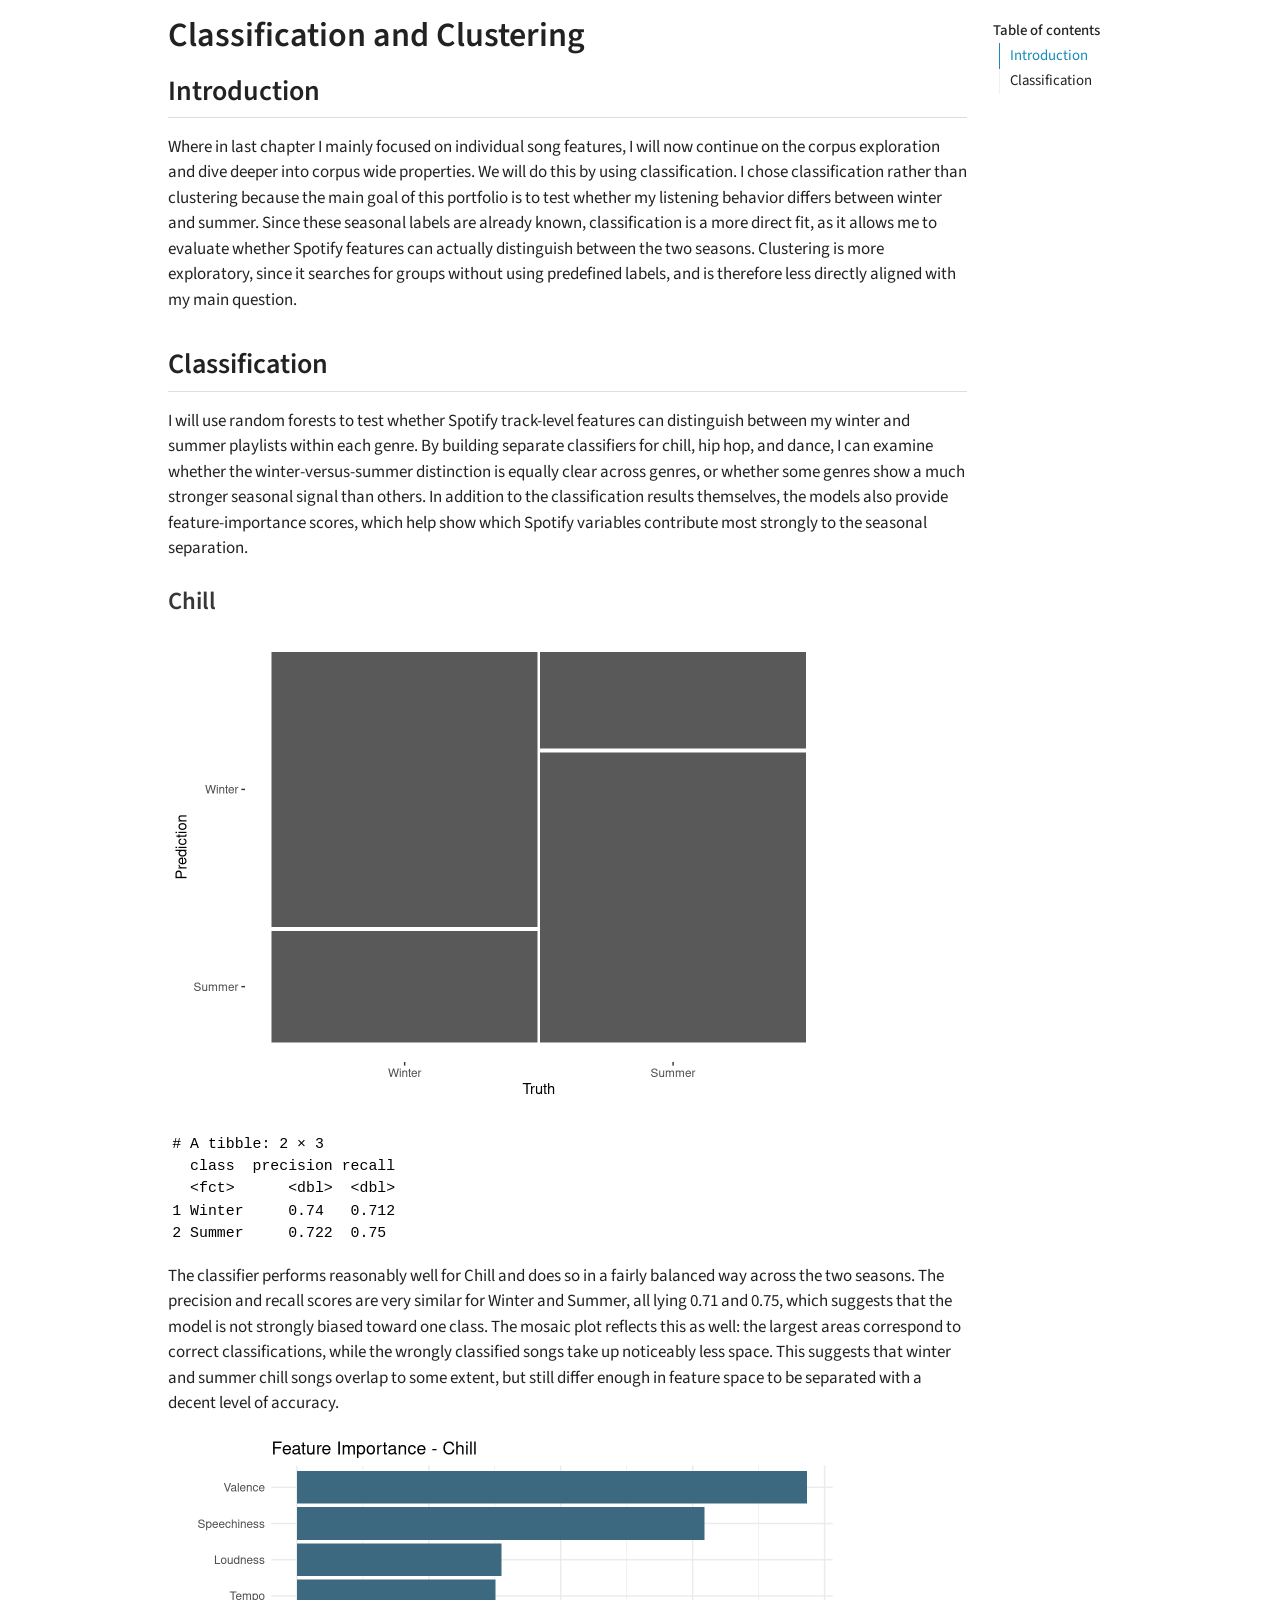
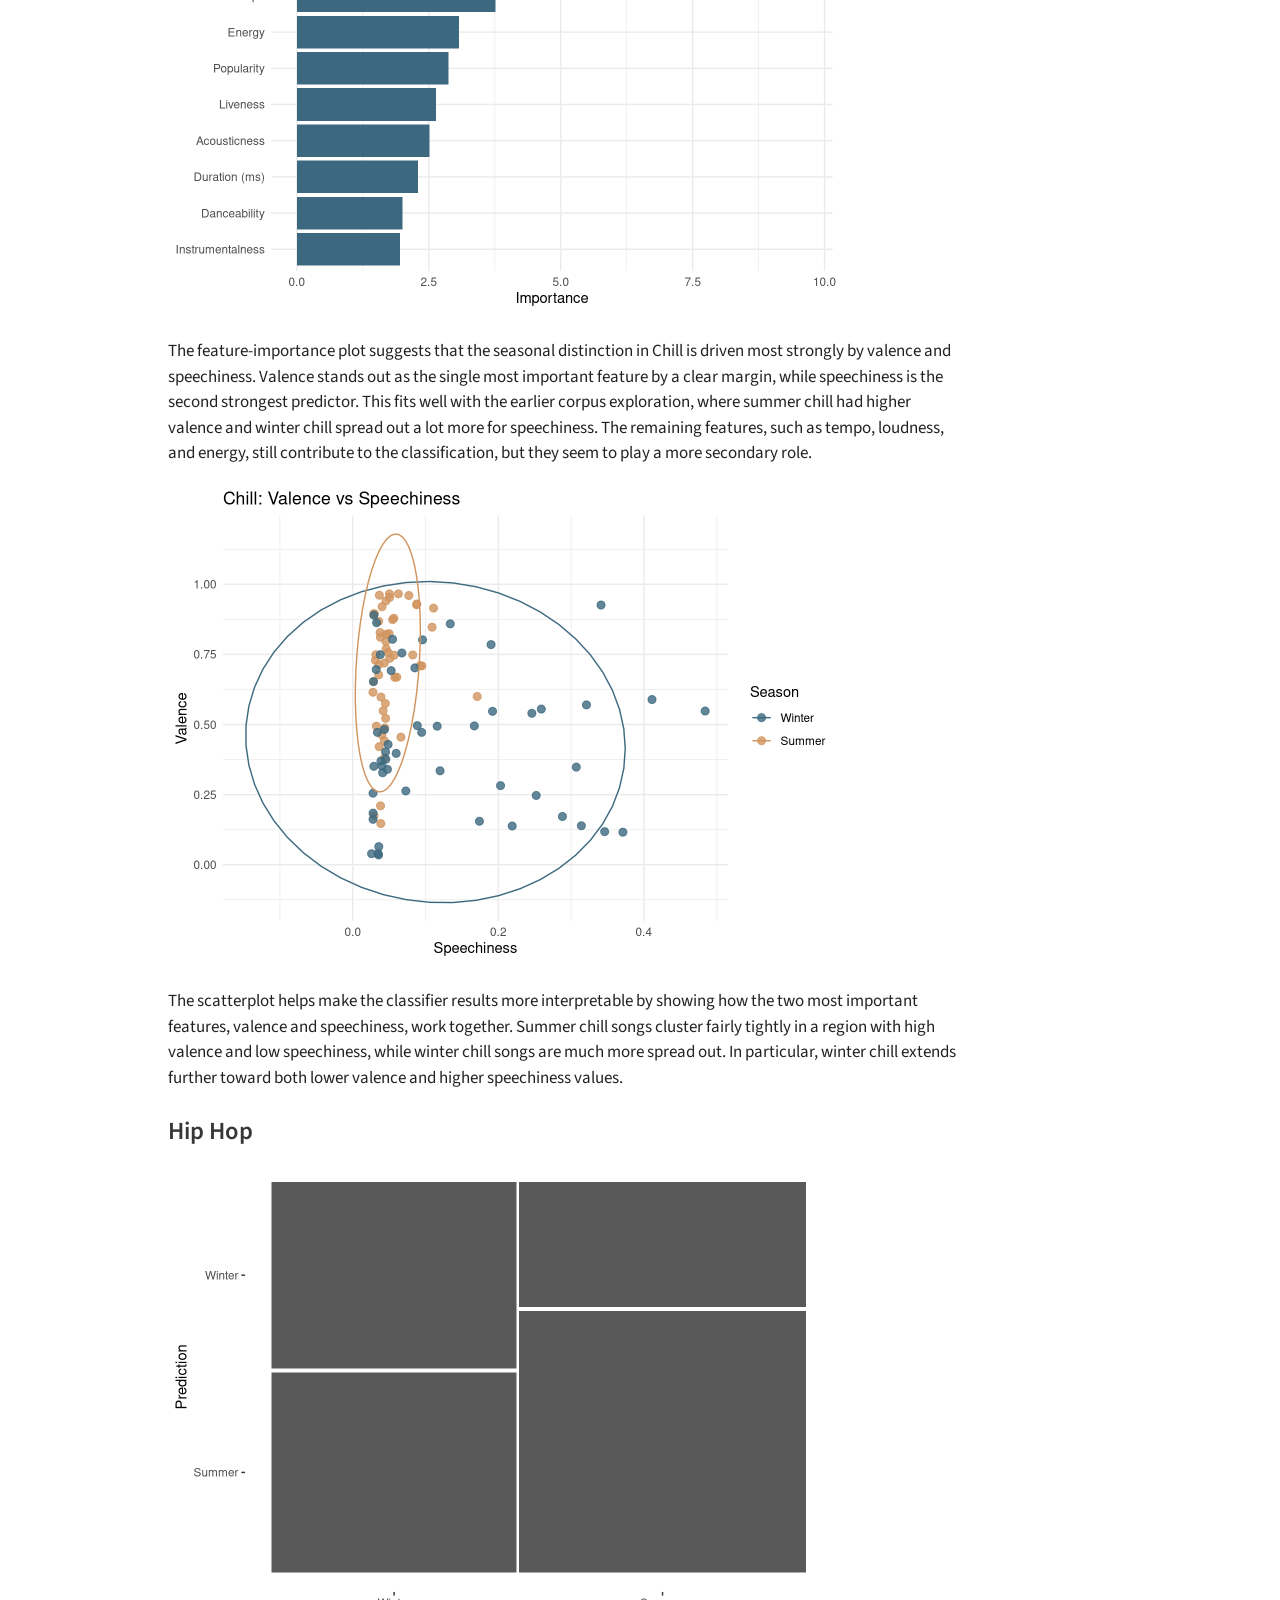
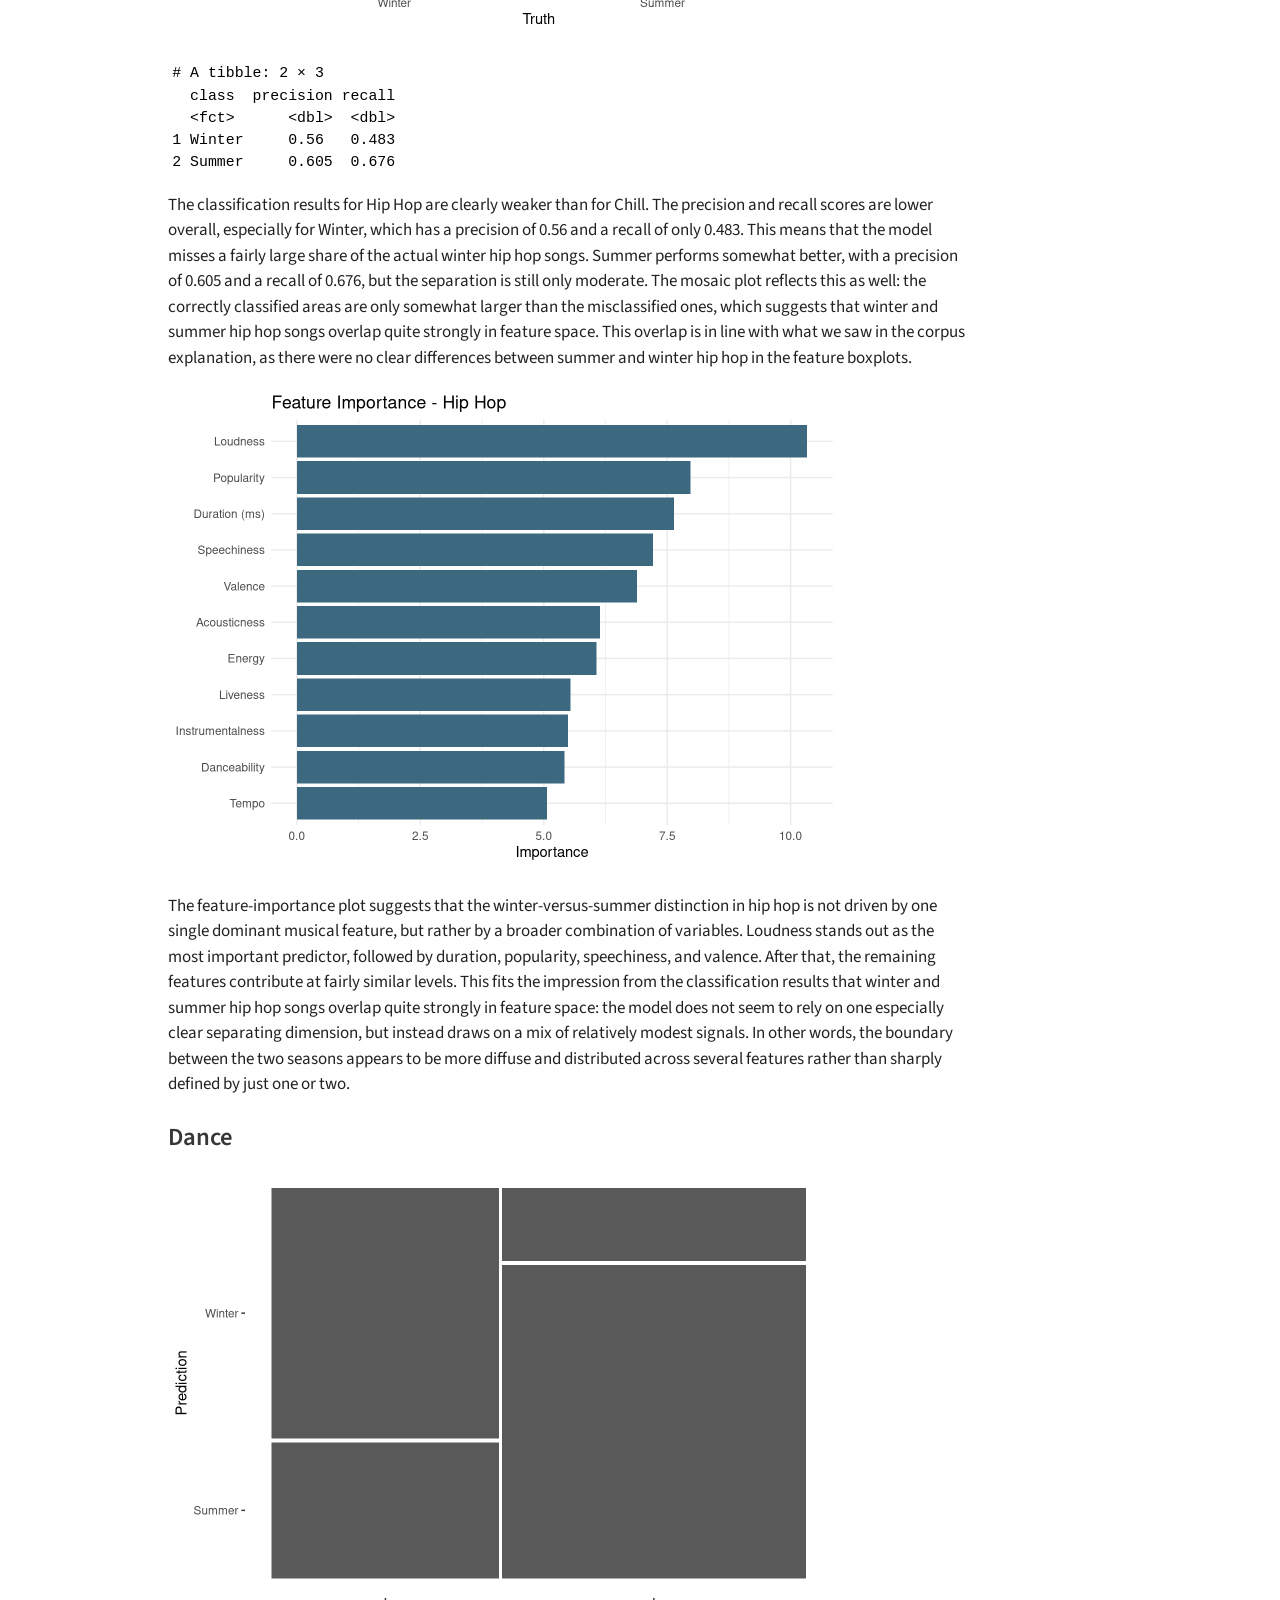
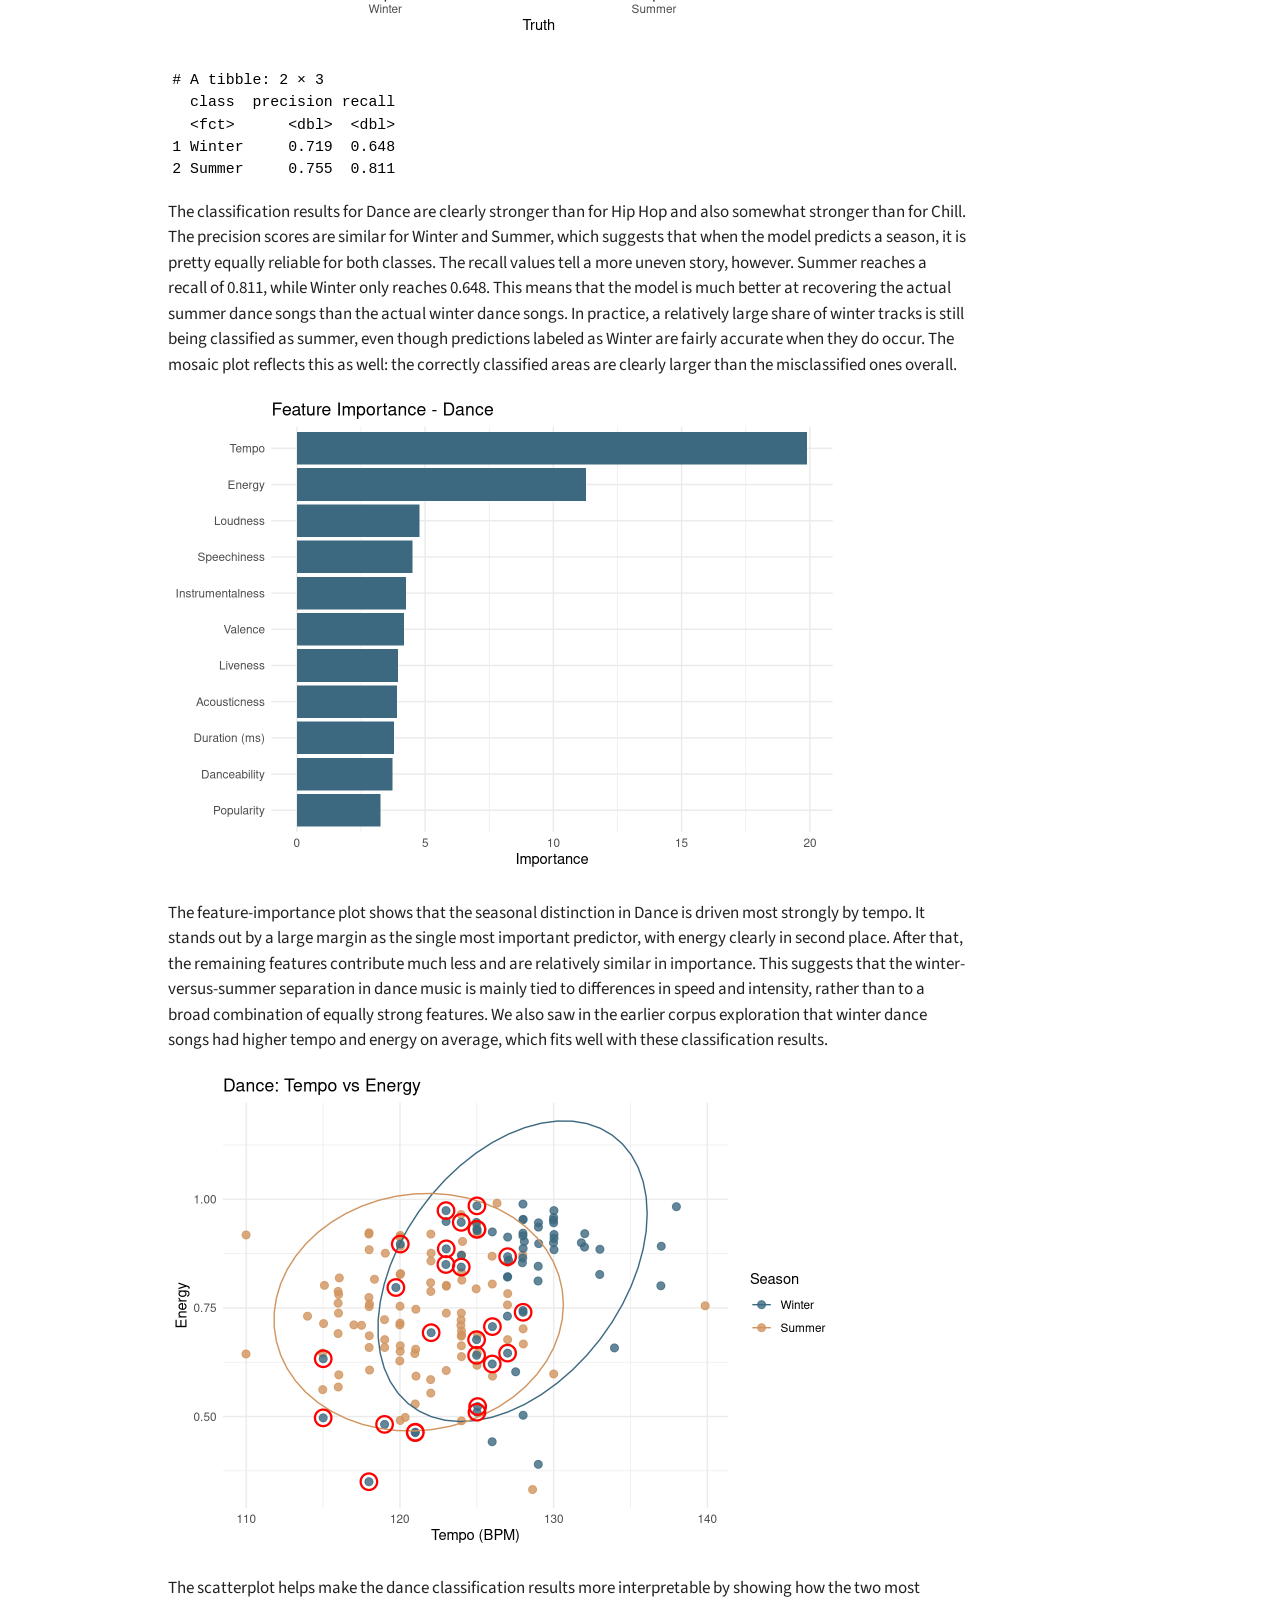
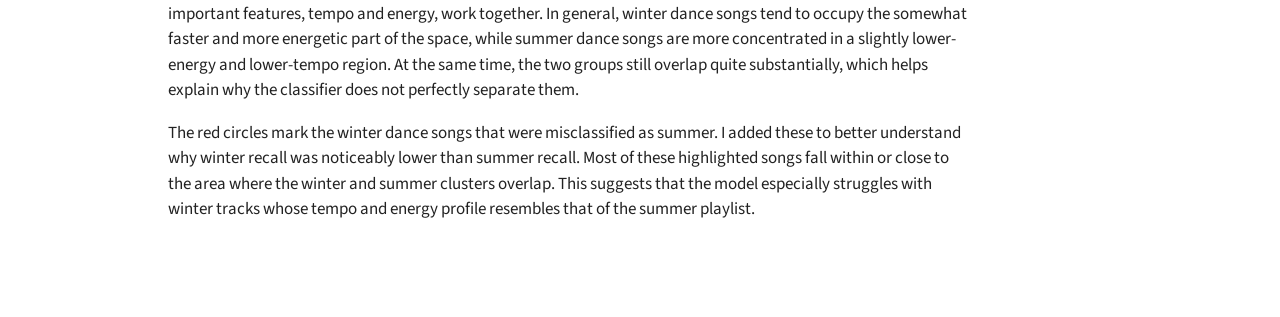
<file: portfolio/classification_clustering.html>
<!DOCTYPE html>
<html xmlns="http://www.w3.org/1999/xhtml" lang="en" xml:lang="en"><head>

<meta charset="utf-8">
<meta name="generator" content="quarto-1.8.25">

<meta name="viewport" content="width=device-width, initial-scale=1.0, user-scalable=yes">


<title>Classification and Clustering</title>
<style>
code{white-space: pre-wrap;}
span.smallcaps{font-variant: small-caps;}
div.columns{display: flex; gap: min(4vw, 1.5em);}
div.column{flex: auto; overflow-x: auto;}
div.hanging-indent{margin-left: 1.5em; text-indent: -1.5em;}
ul.task-list{list-style: none;}
ul.task-list li input[type="checkbox"] {
  width: 0.8em;
  margin: 0 0.8em 0.2em -1em; /* quarto-specific, see https://github.com/quarto-dev/quarto-cli/issues/4556 */ 
  vertical-align: middle;
}
</style>


<script src="classification_clustering_files/libs/clipboard/clipboard.min.js"></script>
<script src="classification_clustering_files/libs/quarto-html/quarto.js" type="module"></script>
<script src="classification_clustering_files/libs/quarto-html/tabsets/tabsets.js" type="module"></script>
<script src="classification_clustering_files/libs/quarto-html/axe/axe-check.js" type="module"></script>
<script src="classification_clustering_files/libs/quarto-html/popper.min.js"></script>
<script src="classification_clustering_files/libs/quarto-html/tippy.umd.min.js"></script>
<script src="classification_clustering_files/libs/quarto-html/anchor.min.js"></script>
<link href="classification_clustering_files/libs/quarto-html/tippy.css" rel="stylesheet">
<link href="classification_clustering_files/libs/quarto-html/quarto-syntax-highlighting-7b89279ff1a6dce999919e0e67d4d9ec.css" rel="stylesheet" id="quarto-text-highlighting-styles">
<script src="classification_clustering_files/libs/bootstrap/bootstrap.min.js"></script>
<link href="classification_clustering_files/libs/bootstrap/bootstrap-icons.css" rel="stylesheet">
<link href="classification_clustering_files/libs/bootstrap/bootstrap-a5cc46ccaf4f09d2973d35409a5d0150.min.css" rel="stylesheet" append-hash="true" id="quarto-bootstrap" data-mode="light">


</head>

<body class="quarto-light">

<div id="quarto-content" class="page-columns page-rows-contents page-layout-article">
<div id="quarto-margin-sidebar" class="sidebar margin-sidebar">
  <nav id="TOC" role="doc-toc" class="toc-active">
    <h2 id="toc-title">Table of contents</h2>
   
  <ul>
  <li><a href="#introduction" id="toc-introduction" class="nav-link active" data-scroll-target="#introduction">Introduction</a></li>
  <li><a href="#classification" id="toc-classification" class="nav-link" data-scroll-target="#classification">Classification</a>
  <ul class="collapse">
  <li><a href="#chill" id="toc-chill" class="nav-link" data-scroll-target="#chill">Chill</a></li>
  <li><a href="#hip-hop" id="toc-hip-hop" class="nav-link" data-scroll-target="#hip-hop">Hip Hop</a></li>
  <li><a href="#dance" id="toc-dance" class="nav-link" data-scroll-target="#dance">Dance</a></li>
  </ul></li>
  </ul>
</nav>
</div>
<main class="content" id="quarto-document-content">

<header id="title-block-header" class="quarto-title-block default">
<div class="quarto-title">
<h1 class="title">Classification and Clustering</h1>
</div>



<div class="quarto-title-meta">

    
  
    
  </div>
  


</header>


<section id="introduction" class="level2">
<h2 class="anchored" data-anchor-id="introduction">Introduction</h2>
<p>Where in last chapter I mainly focused on individual song features, I will now continue on the corpus exploration and dive deeper into corpus wide properties. We will do this by using classification. I chose classification rather than clustering because the main goal of this portfolio is to test whether my listening behavior differs between winter and summer. Since these seasonal labels are already known, classification is a more direct fit, as it allows me to evaluate whether Spotify features can actually distinguish between the two seasons. Clustering is more exploratory, since it searches for groups without using predefined labels, and is therefore less directly aligned with my main question.</p>
</section>
<section id="classification" class="level2">
<h2 class="anchored" data-anchor-id="classification">Classification</h2>
<p>I will use random forests to test whether Spotify track-level features can distinguish between my winter and summer playlists within each genre. By building separate classifiers for chill, hip hop, and dance, I can examine whether the winter-versus-summer distinction is equally clear across genres, or whether some genres show a much stronger seasonal signal than others. In addition to the classification results themselves, the models also provide feature-importance scores, which help show which Spotify variables contribute most strongly to the seasonal separation.</p>
<section id="chill" class="level3">
<h3 class="anchored" data-anchor-id="chill">Chill</h3>
<div class="cell">
<div class="cell-output-display">
<div>
<figure class="figure">
<p><img src="classification_clustering_files/figure-html/unnamed-chunk-3-1.png" class="img-fluid figure-img" width="672"></p>
</figure>
</div>
</div>
</div>
<div class="cell">
<div class="cell-output cell-output-stdout">
<pre><code># A tibble: 2 × 3
  class  precision recall
  &lt;fct&gt;      &lt;dbl&gt;  &lt;dbl&gt;
1 Winter     0.74   0.712
2 Summer     0.722  0.75 </code></pre>
</div>
</div>
<p>The classifier performs reasonably well for Chill and does so in a fairly balanced way across the two seasons. The precision and recall scores are very similar for Winter and Summer, all lying 0.71 and 0.75, which suggests that the model is not strongly biased toward one class. The mosaic plot reflects this as well: the largest areas correspond to correct classifications, while the wrongly classified songs take up noticeably less space. This suggests that winter and summer chill songs overlap to some extent, but still differ enough in feature space to be separated with a decent level of accuracy.</p>
<div class="cell">
<div class="cell-output-display">
<div>
<figure class="figure">
<p><img src="classification_clustering_files/figure-html/unnamed-chunk-5-1.png" class="img-fluid figure-img" width="672"></p>
</figure>
</div>
</div>
</div>
<p>The feature-importance plot suggests that the seasonal distinction in Chill is driven most strongly by valence and speechiness. Valence stands out as the single most important feature by a clear margin, while speechiness is the second strongest predictor. This fits well with the earlier corpus exploration, where summer chill had higher valence and winter chill spread out a lot more for speechiness. The remaining features, such as tempo, loudness, and energy, still contribute to the classification, but they seem to play a more secondary role.</p>
<div class="cell">
<div class="cell-output-display">
<div>
<figure class="figure">
<p><img src="classification_clustering_files/figure-html/unnamed-chunk-6-1.png" class="img-fluid figure-img" width="672"></p>
</figure>
</div>
</div>
</div>
<p>The scatterplot helps make the classifier results more interpretable by showing how the two most important features, valence and speechiness, work together. Summer chill songs cluster fairly tightly in a region with high valence and low speechiness, while winter chill songs are much more spread out. In particular, winter chill extends further toward both lower valence and higher speechiness values.</p>
</section>
<section id="hip-hop" class="level3">
<h3 class="anchored" data-anchor-id="hip-hop">Hip Hop</h3>
<div class="cell">
<div class="cell-output-display">
<div>
<figure class="figure">
<p><img src="classification_clustering_files/figure-html/unnamed-chunk-7-1.png" class="img-fluid figure-img" width="672"></p>
</figure>
</div>
</div>
</div>
<div class="cell">
<div class="cell-output cell-output-stdout">
<pre><code># A tibble: 2 × 3
  class  precision recall
  &lt;fct&gt;      &lt;dbl&gt;  &lt;dbl&gt;
1 Winter     0.56   0.483
2 Summer     0.605  0.676</code></pre>
</div>
</div>
<p>The classification results for Hip Hop are clearly weaker than for Chill. The precision and recall scores are lower overall, especially for Winter, which has a precision of 0.56 and a recall of only 0.483. This means that the model misses a fairly large share of the actual winter hip hop songs. Summer performs somewhat better, with a precision of 0.605 and a recall of 0.676, but the separation is still only moderate. The mosaic plot reflects this as well: the correctly classified areas are only somewhat larger than the misclassified ones, which suggests that winter and summer hip hop songs overlap quite strongly in feature space. This overlap is in line with what we saw in the corpus explanation, as there were no clear differences between summer and winter hip hop in the feature boxplots.</p>
<div class="cell">
<div class="cell-output-display">
<div>
<figure class="figure">
<p><img src="classification_clustering_files/figure-html/unnamed-chunk-9-1.png" class="img-fluid figure-img" width="672"></p>
</figure>
</div>
</div>
</div>
<p>The feature-importance plot suggests that the winter-versus-summer distinction in hip hop is not driven by one single dominant musical feature, but rather by a broader combination of variables. Loudness stands out as the most important predictor, followed by duration, popularity, speechiness, and valence. After that, the remaining features contribute at fairly similar levels. This fits the impression from the classification results that winter and summer hip hop songs overlap quite strongly in feature space: the model does not seem to rely on one especially clear separating dimension, but instead draws on a mix of relatively modest signals. In other words, the boundary between the two seasons appears to be more diffuse and distributed across several features rather than sharply defined by just one or two.</p>
</section>
<section id="dance" class="level3">
<h3 class="anchored" data-anchor-id="dance">Dance</h3>
<div class="cell">
<div class="cell-output-display">
<div>
<figure class="figure">
<p><img src="classification_clustering_files/figure-html/unnamed-chunk-10-1.png" class="img-fluid figure-img" width="672"></p>
</figure>
</div>
</div>
</div>
<div class="cell">
<div class="cell-output cell-output-stdout">
<pre><code># A tibble: 2 × 3
  class  precision recall
  &lt;fct&gt;      &lt;dbl&gt;  &lt;dbl&gt;
1 Winter     0.719  0.648
2 Summer     0.755  0.811</code></pre>
</div>
</div>
<p>The classification results for Dance are clearly stronger than for Hip Hop and also somewhat stronger than for Chill. The precision scores are similar for Winter and Summer, which suggests that when the model predicts a season, it is pretty equally reliable for both classes. The recall values tell a more uneven story, however. Summer reaches a recall of 0.811, while Winter only reaches 0.648. This means that the model is much better at recovering the actual summer dance songs than the actual winter dance songs. In practice, a relatively large share of winter tracks is still being classified as summer, even though predictions labeled as Winter are fairly accurate when they do occur. The mosaic plot reflects this as well: the correctly classified areas are clearly larger than the misclassified ones overall.</p>
<div class="cell">
<div class="cell-output-display">
<div>
<figure class="figure">
<p><img src="classification_clustering_files/figure-html/unnamed-chunk-12-1.png" class="img-fluid figure-img" width="672"></p>
</figure>
</div>
</div>
</div>
<p>The feature-importance plot shows that the seasonal distinction in Dance is driven most strongly by tempo. It stands out by a large margin as the single most important predictor, with energy clearly in second place. After that, the remaining features contribute much less and are relatively similar in importance. This suggests that the winter-versus-summer separation in dance music is mainly tied to differences in speed and intensity, rather than to a broad combination of equally strong features. We also saw in the earlier corpus exploration that winter dance songs had higher tempo and energy on average, which fits well with these classification results.</p>
<div class="cell">
<div class="cell-output-display">
<div>
<figure class="figure">
<p><img src="classification_clustering_files/figure-html/unnamed-chunk-13-1.png" class="img-fluid figure-img" width="672"></p>
</figure>
</div>
</div>
</div>
<p>The scatterplot helps make the dance classification results more interpretable by showing how the two most important features, tempo and energy, work together. In general, winter dance songs tend to occupy the somewhat faster and more energetic part of the space, while summer dance songs are more concentrated in a slightly lower-energy and lower-tempo region. At the same time, the two groups still overlap quite substantially, which helps explain why the classifier does not perfectly separate them.</p>
<p>The red circles mark the winter dance songs that were misclassified as summer. I added these to better understand why winter recall was noticeably lower than summer recall. Most of these highlighted songs fall within or close to the area where the winter and summer clusters overlap. This suggests that the model especially struggles with winter tracks whose tempo and energy profile resembles that of the summer playlist.</p>
</section>
</section>

</main>
<!-- /main column -->
<script id="quarto-html-after-body" type="application/javascript">
  window.document.addEventListener("DOMContentLoaded", function (event) {
    const icon = "";
    const anchorJS = new window.AnchorJS();
    anchorJS.options = {
      placement: 'right',
      icon: icon
    };
    anchorJS.add('.anchored');
    const isCodeAnnotation = (el) => {
      for (const clz of el.classList) {
        if (clz.startsWith('code-annotation-')) {                     
          return true;
        }
      }
      return false;
    }
    const onCopySuccess = function(e) {
      // button target
      const button = e.trigger;
      // don't keep focus
      button.blur();
      // flash "checked"
      button.classList.add('code-copy-button-checked');
      var currentTitle = button.getAttribute("title");
      button.setAttribute("title", "Copied!");
      let tooltip;
      if (window.bootstrap) {
        button.setAttribute("data-bs-toggle", "tooltip");
        button.setAttribute("data-bs-placement", "left");
        button.setAttribute("data-bs-title", "Copied!");
        tooltip = new bootstrap.Tooltip(button, 
          { trigger: "manual", 
            customClass: "code-copy-button-tooltip",
            offset: [0, -8]});
        tooltip.show();    
      }
      setTimeout(function() {
        if (tooltip) {
          tooltip.hide();
          button.removeAttribute("data-bs-title");
          button.removeAttribute("data-bs-toggle");
          button.removeAttribute("data-bs-placement");
        }
        button.setAttribute("title", currentTitle);
        button.classList.remove('code-copy-button-checked');
      }, 1000);
      // clear code selection
      e.clearSelection();
    }
    const getTextToCopy = function(trigger) {
      const outerScaffold = trigger.parentElement.cloneNode(true);
      const codeEl = outerScaffold.querySelector('code');
      for (const childEl of codeEl.children) {
        if (isCodeAnnotation(childEl)) {
          childEl.remove();
        }
      }
      return codeEl.innerText;
    }
    const clipboard = new window.ClipboardJS('.code-copy-button:not([data-in-quarto-modal])', {
      text: getTextToCopy
    });
    clipboard.on('success', onCopySuccess);
    if (window.document.getElementById('quarto-embedded-source-code-modal')) {
      const clipboardModal = new window.ClipboardJS('.code-copy-button[data-in-quarto-modal]', {
        text: getTextToCopy,
        container: window.document.getElementById('quarto-embedded-source-code-modal')
      });
      clipboardModal.on('success', onCopySuccess);
    }
      var localhostRegex = new RegExp(/^(?:http|https):\/\/localhost\:?[0-9]*\//);
      var mailtoRegex = new RegExp(/^mailto:/);
        var filterRegex = new RegExp('/' + window.location.host + '/');
      var isInternal = (href) => {
          return filterRegex.test(href) || localhostRegex.test(href) || mailtoRegex.test(href);
      }
      // Inspect non-navigation links and adorn them if external
     var links = window.document.querySelectorAll('a[href]:not(.nav-link):not(.navbar-brand):not(.toc-action):not(.sidebar-link):not(.sidebar-item-toggle):not(.pagination-link):not(.no-external):not([aria-hidden]):not(.dropdown-item):not(.quarto-navigation-tool):not(.about-link)');
      for (var i=0; i<links.length; i++) {
        const link = links[i];
        if (!isInternal(link.href)) {
          // undo the damage that might have been done by quarto-nav.js in the case of
          // links that we want to consider external
          if (link.dataset.originalHref !== undefined) {
            link.href = link.dataset.originalHref;
          }
        }
      }
    function tippyHover(el, contentFn, onTriggerFn, onUntriggerFn) {
      const config = {
        allowHTML: true,
        maxWidth: 500,
        delay: 100,
        arrow: false,
        appendTo: function(el) {
            return el.parentElement;
        },
        interactive: true,
        interactiveBorder: 10,
        theme: 'quarto',
        placement: 'bottom-start',
      };
      if (contentFn) {
        config.content = contentFn;
      }
      if (onTriggerFn) {
        config.onTrigger = onTriggerFn;
      }
      if (onUntriggerFn) {
        config.onUntrigger = onUntriggerFn;
      }
      window.tippy(el, config); 
    }
    const noterefs = window.document.querySelectorAll('a[role="doc-noteref"]');
    for (var i=0; i<noterefs.length; i++) {
      const ref = noterefs[i];
      tippyHover(ref, function() {
        // use id or data attribute instead here
        let href = ref.getAttribute('data-footnote-href') || ref.getAttribute('href');
        try { href = new URL(href).hash; } catch {}
        const id = href.replace(/^#\/?/, "");
        const note = window.document.getElementById(id);
        if (note) {
          return note.innerHTML;
        } else {
          return "";
        }
      });
    }
    const xrefs = window.document.querySelectorAll('a.quarto-xref');
    const processXRef = (id, note) => {
      // Strip column container classes
      const stripColumnClz = (el) => {
        el.classList.remove("page-full", "page-columns");
        if (el.children) {
          for (const child of el.children) {
            stripColumnClz(child);
          }
        }
      }
      stripColumnClz(note)
      if (id === null || id.startsWith('sec-')) {
        // Special case sections, only their first couple elements
        const container = document.createElement("div");
        if (note.children && note.children.length > 2) {
          container.appendChild(note.children[0].cloneNode(true));
          for (let i = 1; i < note.children.length; i++) {
            const child = note.children[i];
            if (child.tagName === "P" && child.innerText === "") {
              continue;
            } else {
              container.appendChild(child.cloneNode(true));
              break;
            }
          }
          if (window.Quarto?.typesetMath) {
            window.Quarto.typesetMath(container);
          }
          return container.innerHTML
        } else {
          if (window.Quarto?.typesetMath) {
            window.Quarto.typesetMath(note);
          }
          return note.innerHTML;
        }
      } else {
        // Remove any anchor links if they are present
        const anchorLink = note.querySelector('a.anchorjs-link');
        if (anchorLink) {
          anchorLink.remove();
        }
        if (window.Quarto?.typesetMath) {
          window.Quarto.typesetMath(note);
        }
        if (note.classList.contains("callout")) {
          return note.outerHTML;
        } else {
          return note.innerHTML;
        }
      }
    }
    for (var i=0; i<xrefs.length; i++) {
      const xref = xrefs[i];
      tippyHover(xref, undefined, function(instance) {
        instance.disable();
        let url = xref.getAttribute('href');
        let hash = undefined; 
        if (url.startsWith('#')) {
          hash = url;
        } else {
          try { hash = new URL(url).hash; } catch {}
        }
        if (hash) {
          const id = hash.replace(/^#\/?/, "");
          const note = window.document.getElementById(id);
          if (note !== null) {
            try {
              const html = processXRef(id, note.cloneNode(true));
              instance.setContent(html);
            } finally {
              instance.enable();
              instance.show();
            }
          } else {
            // See if we can fetch this
            fetch(url.split('#')[0])
            .then(res => res.text())
            .then(html => {
              const parser = new DOMParser();
              const htmlDoc = parser.parseFromString(html, "text/html");
              const note = htmlDoc.getElementById(id);
              if (note !== null) {
                const html = processXRef(id, note);
                instance.setContent(html);
              } 
            }).finally(() => {
              instance.enable();
              instance.show();
            });
          }
        } else {
          // See if we can fetch a full url (with no hash to target)
          // This is a special case and we should probably do some content thinning / targeting
          fetch(url)
          .then(res => res.text())
          .then(html => {
            const parser = new DOMParser();
            const htmlDoc = parser.parseFromString(html, "text/html");
            const note = htmlDoc.querySelector('main.content');
            if (note !== null) {
              // This should only happen for chapter cross references
              // (since there is no id in the URL)
              // remove the first header
              if (note.children.length > 0 && note.children[0].tagName === "HEADER") {
                note.children[0].remove();
              }
              const html = processXRef(null, note);
              instance.setContent(html);
            } 
          }).finally(() => {
            instance.enable();
            instance.show();
          });
        }
      }, function(instance) {
      });
    }
        let selectedAnnoteEl;
        const selectorForAnnotation = ( cell, annotation) => {
          let cellAttr = 'data-code-cell="' + cell + '"';
          let lineAttr = 'data-code-annotation="' +  annotation + '"';
          const selector = 'span[' + cellAttr + '][' + lineAttr + ']';
          return selector;
        }
        const selectCodeLines = (annoteEl) => {
          const doc = window.document;
          const targetCell = annoteEl.getAttribute("data-target-cell");
          const targetAnnotation = annoteEl.getAttribute("data-target-annotation");
          const annoteSpan = window.document.querySelector(selectorForAnnotation(targetCell, targetAnnotation));
          const lines = annoteSpan.getAttribute("data-code-lines").split(",");
          const lineIds = lines.map((line) => {
            return targetCell + "-" + line;
          })
          let top = null;
          let height = null;
          let parent = null;
          if (lineIds.length > 0) {
              //compute the position of the single el (top and bottom and make a div)
              const el = window.document.getElementById(lineIds[0]);
              top = el.offsetTop;
              height = el.offsetHeight;
              parent = el.parentElement.parentElement;
            if (lineIds.length > 1) {
              const lastEl = window.document.getElementById(lineIds[lineIds.length - 1]);
              const bottom = lastEl.offsetTop + lastEl.offsetHeight;
              height = bottom - top;
            }
            if (top !== null && height !== null && parent !== null) {
              // cook up a div (if necessary) and position it 
              let div = window.document.getElementById("code-annotation-line-highlight");
              if (div === null) {
                div = window.document.createElement("div");
                div.setAttribute("id", "code-annotation-line-highlight");
                div.style.position = 'absolute';
                parent.appendChild(div);
              }
              div.style.top = top - 2 + "px";
              div.style.height = height + 4 + "px";
              div.style.left = 0;
              let gutterDiv = window.document.getElementById("code-annotation-line-highlight-gutter");
              if (gutterDiv === null) {
                gutterDiv = window.document.createElement("div");
                gutterDiv.setAttribute("id", "code-annotation-line-highlight-gutter");
                gutterDiv.style.position = 'absolute';
                const codeCell = window.document.getElementById(targetCell);
                const gutter = codeCell.querySelector('.code-annotation-gutter');
                gutter.appendChild(gutterDiv);
              }
              gutterDiv.style.top = top - 2 + "px";
              gutterDiv.style.height = height + 4 + "px";
            }
            selectedAnnoteEl = annoteEl;
          }
        };
        const unselectCodeLines = () => {
          const elementsIds = ["code-annotation-line-highlight", "code-annotation-line-highlight-gutter"];
          elementsIds.forEach((elId) => {
            const div = window.document.getElementById(elId);
            if (div) {
              div.remove();
            }
          });
          selectedAnnoteEl = undefined;
        };
          // Handle positioning of the toggle
      window.addEventListener(
        "resize",
        throttle(() => {
          elRect = undefined;
          if (selectedAnnoteEl) {
            selectCodeLines(selectedAnnoteEl);
          }
        }, 10)
      );
      function throttle(fn, ms) {
      let throttle = false;
      let timer;
        return (...args) => {
          if(!throttle) { // first call gets through
              fn.apply(this, args);
              throttle = true;
          } else { // all the others get throttled
              if(timer) clearTimeout(timer); // cancel #2
              timer = setTimeout(() => {
                fn.apply(this, args);
                timer = throttle = false;
              }, ms);
          }
        };
      }
        // Attach click handler to the DT
        const annoteDls = window.document.querySelectorAll('dt[data-target-cell]');
        for (const annoteDlNode of annoteDls) {
          annoteDlNode.addEventListener('click', (event) => {
            const clickedEl = event.target;
            if (clickedEl !== selectedAnnoteEl) {
              unselectCodeLines();
              const activeEl = window.document.querySelector('dt[data-target-cell].code-annotation-active');
              if (activeEl) {
                activeEl.classList.remove('code-annotation-active');
              }
              selectCodeLines(clickedEl);
              clickedEl.classList.add('code-annotation-active');
            } else {
              // Unselect the line
              unselectCodeLines();
              clickedEl.classList.remove('code-annotation-active');
            }
          });
        }
    const findCites = (el) => {
      const parentEl = el.parentElement;
      if (parentEl) {
        const cites = parentEl.dataset.cites;
        if (cites) {
          return {
            el,
            cites: cites.split(' ')
          };
        } else {
          return findCites(el.parentElement)
        }
      } else {
        return undefined;
      }
    };
    var bibliorefs = window.document.querySelectorAll('a[role="doc-biblioref"]');
    for (var i=0; i<bibliorefs.length; i++) {
      const ref = bibliorefs[i];
      const citeInfo = findCites(ref);
      if (citeInfo) {
        tippyHover(citeInfo.el, function() {
          var popup = window.document.createElement('div');
          citeInfo.cites.forEach(function(cite) {
            var citeDiv = window.document.createElement('div');
            citeDiv.classList.add('hanging-indent');
            citeDiv.classList.add('csl-entry');
            var biblioDiv = window.document.getElementById('ref-' + cite);
            if (biblioDiv) {
              citeDiv.innerHTML = biblioDiv.innerHTML;
            }
            popup.appendChild(citeDiv);
          });
          return popup.innerHTML;
        });
      }
    }
  });
  </script>
</div> <!-- /content -->




</body></html>
</file>
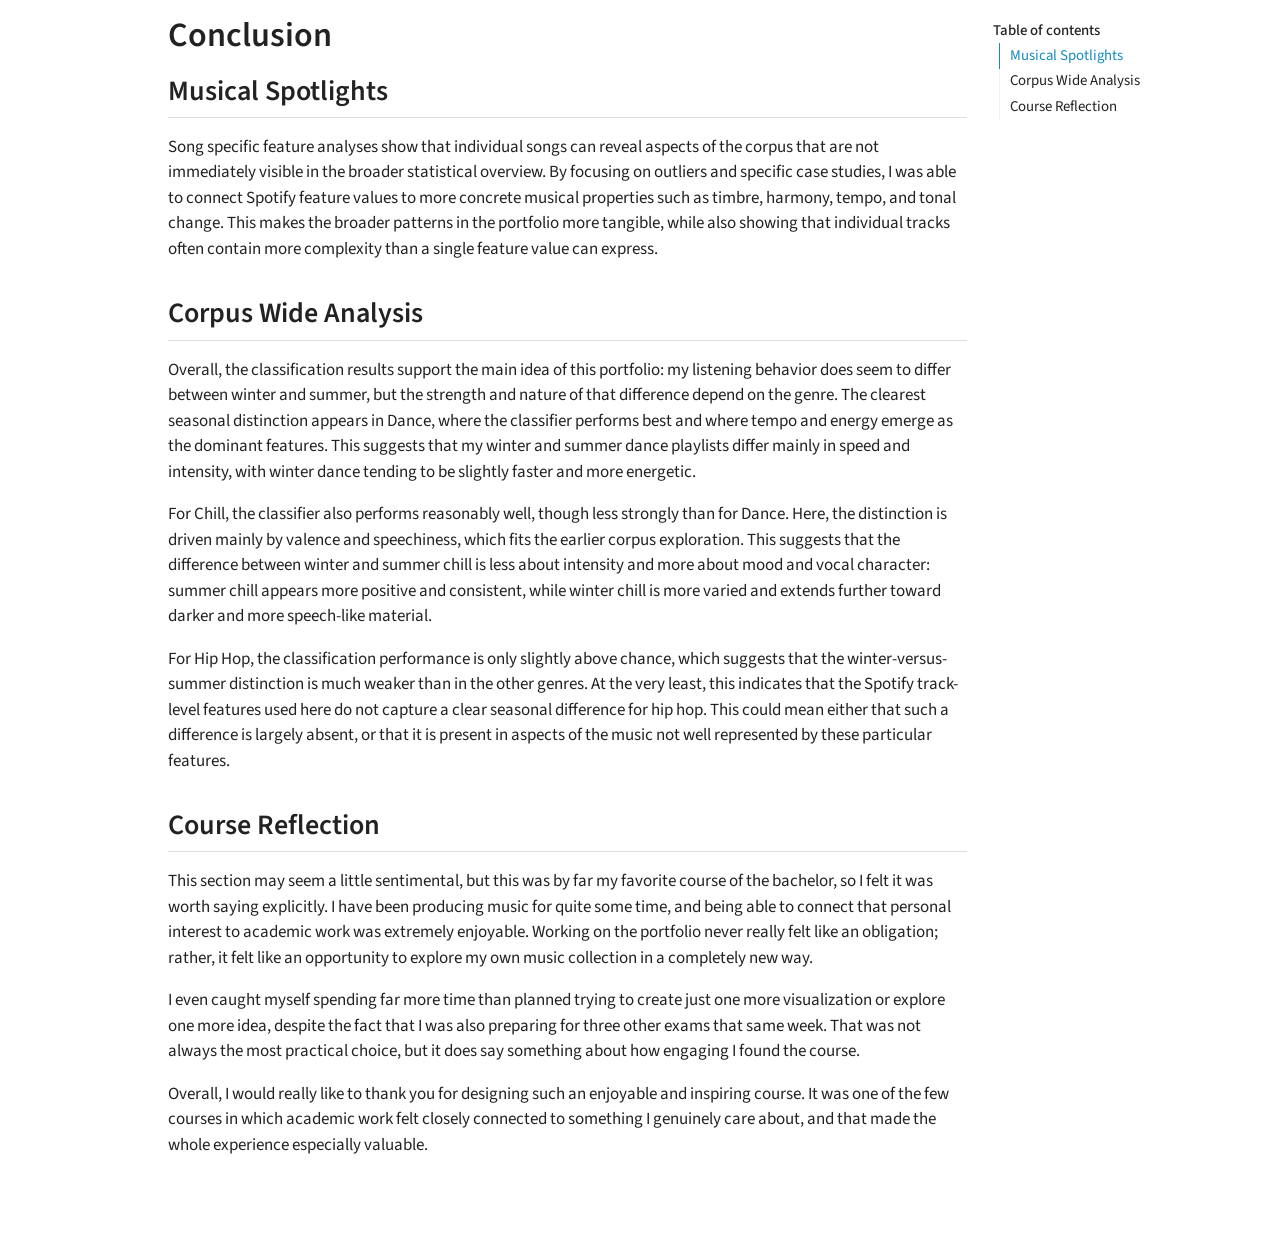
<file: portfolio/conclusion.html>
<!DOCTYPE html>
<html xmlns="http://www.w3.org/1999/xhtml" lang="en" xml:lang="en"><head>

<meta charset="utf-8">
<meta name="generator" content="quarto-1.8.25">

<meta name="viewport" content="width=device-width, initial-scale=1.0, user-scalable=yes">


<title>Conclusion</title>
<style>
code{white-space: pre-wrap;}
span.smallcaps{font-variant: small-caps;}
div.columns{display: flex; gap: min(4vw, 1.5em);}
div.column{flex: auto; overflow-x: auto;}
div.hanging-indent{margin-left: 1.5em; text-indent: -1.5em;}
ul.task-list{list-style: none;}
ul.task-list li input[type="checkbox"] {
  width: 0.8em;
  margin: 0 0.8em 0.2em -1em; /* quarto-specific, see https://github.com/quarto-dev/quarto-cli/issues/4556 */ 
  vertical-align: middle;
}
</style>


<script src="conclusion_files/libs/clipboard/clipboard.min.js"></script>
<script src="conclusion_files/libs/quarto-html/quarto.js" type="module"></script>
<script src="conclusion_files/libs/quarto-html/tabsets/tabsets.js" type="module"></script>
<script src="conclusion_files/libs/quarto-html/axe/axe-check.js" type="module"></script>
<script src="conclusion_files/libs/quarto-html/popper.min.js"></script>
<script src="conclusion_files/libs/quarto-html/tippy.umd.min.js"></script>
<script src="conclusion_files/libs/quarto-html/anchor.min.js"></script>
<link href="conclusion_files/libs/quarto-html/tippy.css" rel="stylesheet">
<link href="conclusion_files/libs/quarto-html/quarto-syntax-highlighting-7b89279ff1a6dce999919e0e67d4d9ec.css" rel="stylesheet" id="quarto-text-highlighting-styles">
<script src="conclusion_files/libs/bootstrap/bootstrap.min.js"></script>
<link href="conclusion_files/libs/bootstrap/bootstrap-icons.css" rel="stylesheet">
<link href="conclusion_files/libs/bootstrap/bootstrap-a5cc46ccaf4f09d2973d35409a5d0150.min.css" rel="stylesheet" append-hash="true" id="quarto-bootstrap" data-mode="light">


</head>

<body class="quarto-light">

<div id="quarto-content" class="page-columns page-rows-contents page-layout-article">
<div id="quarto-margin-sidebar" class="sidebar margin-sidebar">
  <nav id="TOC" role="doc-toc" class="toc-active">
    <h2 id="toc-title">Table of contents</h2>
   
  <ul>
  <li><a href="#musical-spotlights" id="toc-musical-spotlights" class="nav-link active" data-scroll-target="#musical-spotlights">Musical Spotlights</a></li>
  <li><a href="#corpus-wide-analysis" id="toc-corpus-wide-analysis" class="nav-link" data-scroll-target="#corpus-wide-analysis">Corpus Wide Analysis</a></li>
  <li><a href="#course-reflection" id="toc-course-reflection" class="nav-link" data-scroll-target="#course-reflection">Course Reflection</a></li>
  </ul>
</nav>
</div>
<main class="content" id="quarto-document-content">

<header id="title-block-header" class="quarto-title-block default">
<div class="quarto-title">
<h1 class="title">Conclusion</h1>
</div>



<div class="quarto-title-meta">

    
  
    
  </div>
  


</header>


<section id="musical-spotlights" class="level2">
<h2 class="anchored" data-anchor-id="musical-spotlights">Musical Spotlights</h2>
<p>Song specific feature analyses show that individual songs can reveal aspects of the corpus that are not immediately visible in the broader statistical overview. By focusing on outliers and specific case studies, I was able to connect Spotify feature values to more concrete musical properties such as timbre, harmony, tempo, and tonal change. This makes the broader patterns in the portfolio more tangible, while also showing that individual tracks often contain more complexity than a single feature value can express.</p>
</section>
<section id="corpus-wide-analysis" class="level2">
<h2 class="anchored" data-anchor-id="corpus-wide-analysis">Corpus Wide Analysis</h2>
<p>Overall, the classification results support the main idea of this portfolio: my listening behavior does seem to differ between winter and summer, but the strength and nature of that difference depend on the genre. The clearest seasonal distinction appears in Dance, where the classifier performs best and where tempo and energy emerge as the dominant features. This suggests that my winter and summer dance playlists differ mainly in speed and intensity, with winter dance tending to be slightly faster and more energetic.</p>
<p>For Chill, the classifier also performs reasonably well, though less strongly than for Dance. Here, the distinction is driven mainly by valence and speechiness, which fits the earlier corpus exploration. This suggests that the difference between winter and summer chill is less about intensity and more about mood and vocal character: summer chill appears more positive and consistent, while winter chill is more varied and extends further toward darker and more speech-like material.</p>
<p>For Hip Hop, the classification performance is only slightly above chance, which suggests that the winter-versus-summer distinction is much weaker than in the other genres. At the very least, this indicates that the Spotify track-level features used here do not capture a clear seasonal difference for hip hop. This could mean either that such a difference is largely absent, or that it is present in aspects of the music not well represented by these particular features.</p>
</section>
<section id="course-reflection" class="level2">
<h2 class="anchored" data-anchor-id="course-reflection">Course Reflection</h2>
<p>This section may seem a little sentimental, but this was by far my favorite course of the bachelor, so I felt it was worth saying explicitly. I have been producing music for quite some time, and being able to connect that personal interest to academic work was extremely enjoyable. Working on the portfolio never really felt like an obligation; rather, it felt like an opportunity to explore my own music collection in a completely new way.</p>
<p>I even caught myself spending far more time than planned trying to create just one more visualization or explore one more idea, despite the fact that I was also preparing for three other exams that same week. That was not always the most practical choice, but it does say something about how engaging I found the course.</p>
<p>Overall, I would really like to thank you for designing such an enjoyable and inspiring course. It was one of the few courses in which academic work felt closely connected to something I genuinely care about, and that made the whole experience especially valuable.</p>
</section>

</main>
<!-- /main column -->
<script id="quarto-html-after-body" type="application/javascript">
  window.document.addEventListener("DOMContentLoaded", function (event) {
    const icon = "";
    const anchorJS = new window.AnchorJS();
    anchorJS.options = {
      placement: 'right',
      icon: icon
    };
    anchorJS.add('.anchored');
    const isCodeAnnotation = (el) => {
      for (const clz of el.classList) {
        if (clz.startsWith('code-annotation-')) {                     
          return true;
        }
      }
      return false;
    }
    const onCopySuccess = function(e) {
      // button target
      const button = e.trigger;
      // don't keep focus
      button.blur();
      // flash "checked"
      button.classList.add('code-copy-button-checked');
      var currentTitle = button.getAttribute("title");
      button.setAttribute("title", "Copied!");
      let tooltip;
      if (window.bootstrap) {
        button.setAttribute("data-bs-toggle", "tooltip");
        button.setAttribute("data-bs-placement", "left");
        button.setAttribute("data-bs-title", "Copied!");
        tooltip = new bootstrap.Tooltip(button, 
          { trigger: "manual", 
            customClass: "code-copy-button-tooltip",
            offset: [0, -8]});
        tooltip.show();    
      }
      setTimeout(function() {
        if (tooltip) {
          tooltip.hide();
          button.removeAttribute("data-bs-title");
          button.removeAttribute("data-bs-toggle");
          button.removeAttribute("data-bs-placement");
        }
        button.setAttribute("title", currentTitle);
        button.classList.remove('code-copy-button-checked');
      }, 1000);
      // clear code selection
      e.clearSelection();
    }
    const getTextToCopy = function(trigger) {
      const outerScaffold = trigger.parentElement.cloneNode(true);
      const codeEl = outerScaffold.querySelector('code');
      for (const childEl of codeEl.children) {
        if (isCodeAnnotation(childEl)) {
          childEl.remove();
        }
      }
      return codeEl.innerText;
    }
    const clipboard = new window.ClipboardJS('.code-copy-button:not([data-in-quarto-modal])', {
      text: getTextToCopy
    });
    clipboard.on('success', onCopySuccess);
    if (window.document.getElementById('quarto-embedded-source-code-modal')) {
      const clipboardModal = new window.ClipboardJS('.code-copy-button[data-in-quarto-modal]', {
        text: getTextToCopy,
        container: window.document.getElementById('quarto-embedded-source-code-modal')
      });
      clipboardModal.on('success', onCopySuccess);
    }
      var localhostRegex = new RegExp(/^(?:http|https):\/\/localhost\:?[0-9]*\//);
      var mailtoRegex = new RegExp(/^mailto:/);
        var filterRegex = new RegExp('/' + window.location.host + '/');
      var isInternal = (href) => {
          return filterRegex.test(href) || localhostRegex.test(href) || mailtoRegex.test(href);
      }
      // Inspect non-navigation links and adorn them if external
     var links = window.document.querySelectorAll('a[href]:not(.nav-link):not(.navbar-brand):not(.toc-action):not(.sidebar-link):not(.sidebar-item-toggle):not(.pagination-link):not(.no-external):not([aria-hidden]):not(.dropdown-item):not(.quarto-navigation-tool):not(.about-link)');
      for (var i=0; i<links.length; i++) {
        const link = links[i];
        if (!isInternal(link.href)) {
          // undo the damage that might have been done by quarto-nav.js in the case of
          // links that we want to consider external
          if (link.dataset.originalHref !== undefined) {
            link.href = link.dataset.originalHref;
          }
        }
      }
    function tippyHover(el, contentFn, onTriggerFn, onUntriggerFn) {
      const config = {
        allowHTML: true,
        maxWidth: 500,
        delay: 100,
        arrow: false,
        appendTo: function(el) {
            return el.parentElement;
        },
        interactive: true,
        interactiveBorder: 10,
        theme: 'quarto',
        placement: 'bottom-start',
      };
      if (contentFn) {
        config.content = contentFn;
      }
      if (onTriggerFn) {
        config.onTrigger = onTriggerFn;
      }
      if (onUntriggerFn) {
        config.onUntrigger = onUntriggerFn;
      }
      window.tippy(el, config); 
    }
    const noterefs = window.document.querySelectorAll('a[role="doc-noteref"]');
    for (var i=0; i<noterefs.length; i++) {
      const ref = noterefs[i];
      tippyHover(ref, function() {
        // use id or data attribute instead here
        let href = ref.getAttribute('data-footnote-href') || ref.getAttribute('href');
        try { href = new URL(href).hash; } catch {}
        const id = href.replace(/^#\/?/, "");
        const note = window.document.getElementById(id);
        if (note) {
          return note.innerHTML;
        } else {
          return "";
        }
      });
    }
    const xrefs = window.document.querySelectorAll('a.quarto-xref');
    const processXRef = (id, note) => {
      // Strip column container classes
      const stripColumnClz = (el) => {
        el.classList.remove("page-full", "page-columns");
        if (el.children) {
          for (const child of el.children) {
            stripColumnClz(child);
          }
        }
      }
      stripColumnClz(note)
      if (id === null || id.startsWith('sec-')) {
        // Special case sections, only their first couple elements
        const container = document.createElement("div");
        if (note.children && note.children.length > 2) {
          container.appendChild(note.children[0].cloneNode(true));
          for (let i = 1; i < note.children.length; i++) {
            const child = note.children[i];
            if (child.tagName === "P" && child.innerText === "") {
              continue;
            } else {
              container.appendChild(child.cloneNode(true));
              break;
            }
          }
          if (window.Quarto?.typesetMath) {
            window.Quarto.typesetMath(container);
          }
          return container.innerHTML
        } else {
          if (window.Quarto?.typesetMath) {
            window.Quarto.typesetMath(note);
          }
          return note.innerHTML;
        }
      } else {
        // Remove any anchor links if they are present
        const anchorLink = note.querySelector('a.anchorjs-link');
        if (anchorLink) {
          anchorLink.remove();
        }
        if (window.Quarto?.typesetMath) {
          window.Quarto.typesetMath(note);
        }
        if (note.classList.contains("callout")) {
          return note.outerHTML;
        } else {
          return note.innerHTML;
        }
      }
    }
    for (var i=0; i<xrefs.length; i++) {
      const xref = xrefs[i];
      tippyHover(xref, undefined, function(instance) {
        instance.disable();
        let url = xref.getAttribute('href');
        let hash = undefined; 
        if (url.startsWith('#')) {
          hash = url;
        } else {
          try { hash = new URL(url).hash; } catch {}
        }
        if (hash) {
          const id = hash.replace(/^#\/?/, "");
          const note = window.document.getElementById(id);
          if (note !== null) {
            try {
              const html = processXRef(id, note.cloneNode(true));
              instance.setContent(html);
            } finally {
              instance.enable();
              instance.show();
            }
          } else {
            // See if we can fetch this
            fetch(url.split('#')[0])
            .then(res => res.text())
            .then(html => {
              const parser = new DOMParser();
              const htmlDoc = parser.parseFromString(html, "text/html");
              const note = htmlDoc.getElementById(id);
              if (note !== null) {
                const html = processXRef(id, note);
                instance.setContent(html);
              } 
            }).finally(() => {
              instance.enable();
              instance.show();
            });
          }
        } else {
          // See if we can fetch a full url (with no hash to target)
          // This is a special case and we should probably do some content thinning / targeting
          fetch(url)
          .then(res => res.text())
          .then(html => {
            const parser = new DOMParser();
            const htmlDoc = parser.parseFromString(html, "text/html");
            const note = htmlDoc.querySelector('main.content');
            if (note !== null) {
              // This should only happen for chapter cross references
              // (since there is no id in the URL)
              // remove the first header
              if (note.children.length > 0 && note.children[0].tagName === "HEADER") {
                note.children[0].remove();
              }
              const html = processXRef(null, note);
              instance.setContent(html);
            } 
          }).finally(() => {
            instance.enable();
            instance.show();
          });
        }
      }, function(instance) {
      });
    }
        let selectedAnnoteEl;
        const selectorForAnnotation = ( cell, annotation) => {
          let cellAttr = 'data-code-cell="' + cell + '"';
          let lineAttr = 'data-code-annotation="' +  annotation + '"';
          const selector = 'span[' + cellAttr + '][' + lineAttr + ']';
          return selector;
        }
        const selectCodeLines = (annoteEl) => {
          const doc = window.document;
          const targetCell = annoteEl.getAttribute("data-target-cell");
          const targetAnnotation = annoteEl.getAttribute("data-target-annotation");
          const annoteSpan = window.document.querySelector(selectorForAnnotation(targetCell, targetAnnotation));
          const lines = annoteSpan.getAttribute("data-code-lines").split(",");
          const lineIds = lines.map((line) => {
            return targetCell + "-" + line;
          })
          let top = null;
          let height = null;
          let parent = null;
          if (lineIds.length > 0) {
              //compute the position of the single el (top and bottom and make a div)
              const el = window.document.getElementById(lineIds[0]);
              top = el.offsetTop;
              height = el.offsetHeight;
              parent = el.parentElement.parentElement;
            if (lineIds.length > 1) {
              const lastEl = window.document.getElementById(lineIds[lineIds.length - 1]);
              const bottom = lastEl.offsetTop + lastEl.offsetHeight;
              height = bottom - top;
            }
            if (top !== null && height !== null && parent !== null) {
              // cook up a div (if necessary) and position it 
              let div = window.document.getElementById("code-annotation-line-highlight");
              if (div === null) {
                div = window.document.createElement("div");
                div.setAttribute("id", "code-annotation-line-highlight");
                div.style.position = 'absolute';
                parent.appendChild(div);
              }
              div.style.top = top - 2 + "px";
              div.style.height = height + 4 + "px";
              div.style.left = 0;
              let gutterDiv = window.document.getElementById("code-annotation-line-highlight-gutter");
              if (gutterDiv === null) {
                gutterDiv = window.document.createElement("div");
                gutterDiv.setAttribute("id", "code-annotation-line-highlight-gutter");
                gutterDiv.style.position = 'absolute';
                const codeCell = window.document.getElementById(targetCell);
                const gutter = codeCell.querySelector('.code-annotation-gutter');
                gutter.appendChild(gutterDiv);
              }
              gutterDiv.style.top = top - 2 + "px";
              gutterDiv.style.height = height + 4 + "px";
            }
            selectedAnnoteEl = annoteEl;
          }
        };
        const unselectCodeLines = () => {
          const elementsIds = ["code-annotation-line-highlight", "code-annotation-line-highlight-gutter"];
          elementsIds.forEach((elId) => {
            const div = window.document.getElementById(elId);
            if (div) {
              div.remove();
            }
          });
          selectedAnnoteEl = undefined;
        };
          // Handle positioning of the toggle
      window.addEventListener(
        "resize",
        throttle(() => {
          elRect = undefined;
          if (selectedAnnoteEl) {
            selectCodeLines(selectedAnnoteEl);
          }
        }, 10)
      );
      function throttle(fn, ms) {
      let throttle = false;
      let timer;
        return (...args) => {
          if(!throttle) { // first call gets through
              fn.apply(this, args);
              throttle = true;
          } else { // all the others get throttled
              if(timer) clearTimeout(timer); // cancel #2
              timer = setTimeout(() => {
                fn.apply(this, args);
                timer = throttle = false;
              }, ms);
          }
        };
      }
        // Attach click handler to the DT
        const annoteDls = window.document.querySelectorAll('dt[data-target-cell]');
        for (const annoteDlNode of annoteDls) {
          annoteDlNode.addEventListener('click', (event) => {
            const clickedEl = event.target;
            if (clickedEl !== selectedAnnoteEl) {
              unselectCodeLines();
              const activeEl = window.document.querySelector('dt[data-target-cell].code-annotation-active');
              if (activeEl) {
                activeEl.classList.remove('code-annotation-active');
              }
              selectCodeLines(clickedEl);
              clickedEl.classList.add('code-annotation-active');
            } else {
              // Unselect the line
              unselectCodeLines();
              clickedEl.classList.remove('code-annotation-active');
            }
          });
        }
    const findCites = (el) => {
      const parentEl = el.parentElement;
      if (parentEl) {
        const cites = parentEl.dataset.cites;
        if (cites) {
          return {
            el,
            cites: cites.split(' ')
          };
        } else {
          return findCites(el.parentElement)
        }
      } else {
        return undefined;
      }
    };
    var bibliorefs = window.document.querySelectorAll('a[role="doc-biblioref"]');
    for (var i=0; i<bibliorefs.length; i++) {
      const ref = bibliorefs[i];
      const citeInfo = findCites(ref);
      if (citeInfo) {
        tippyHover(citeInfo.el, function() {
          var popup = window.document.createElement('div');
          citeInfo.cites.forEach(function(cite) {
            var citeDiv = window.document.createElement('div');
            citeDiv.classList.add('hanging-indent');
            citeDiv.classList.add('csl-entry');
            var biblioDiv = window.document.getElementById('ref-' + cite);
            if (biblioDiv) {
              citeDiv.innerHTML = biblioDiv.innerHTML;
            }
            popup.appendChild(citeDiv);
          });
          return popup.innerHTML;
        });
      }
    }
  });
  </script>
</div> <!-- /content -->




</body></html>
</file>
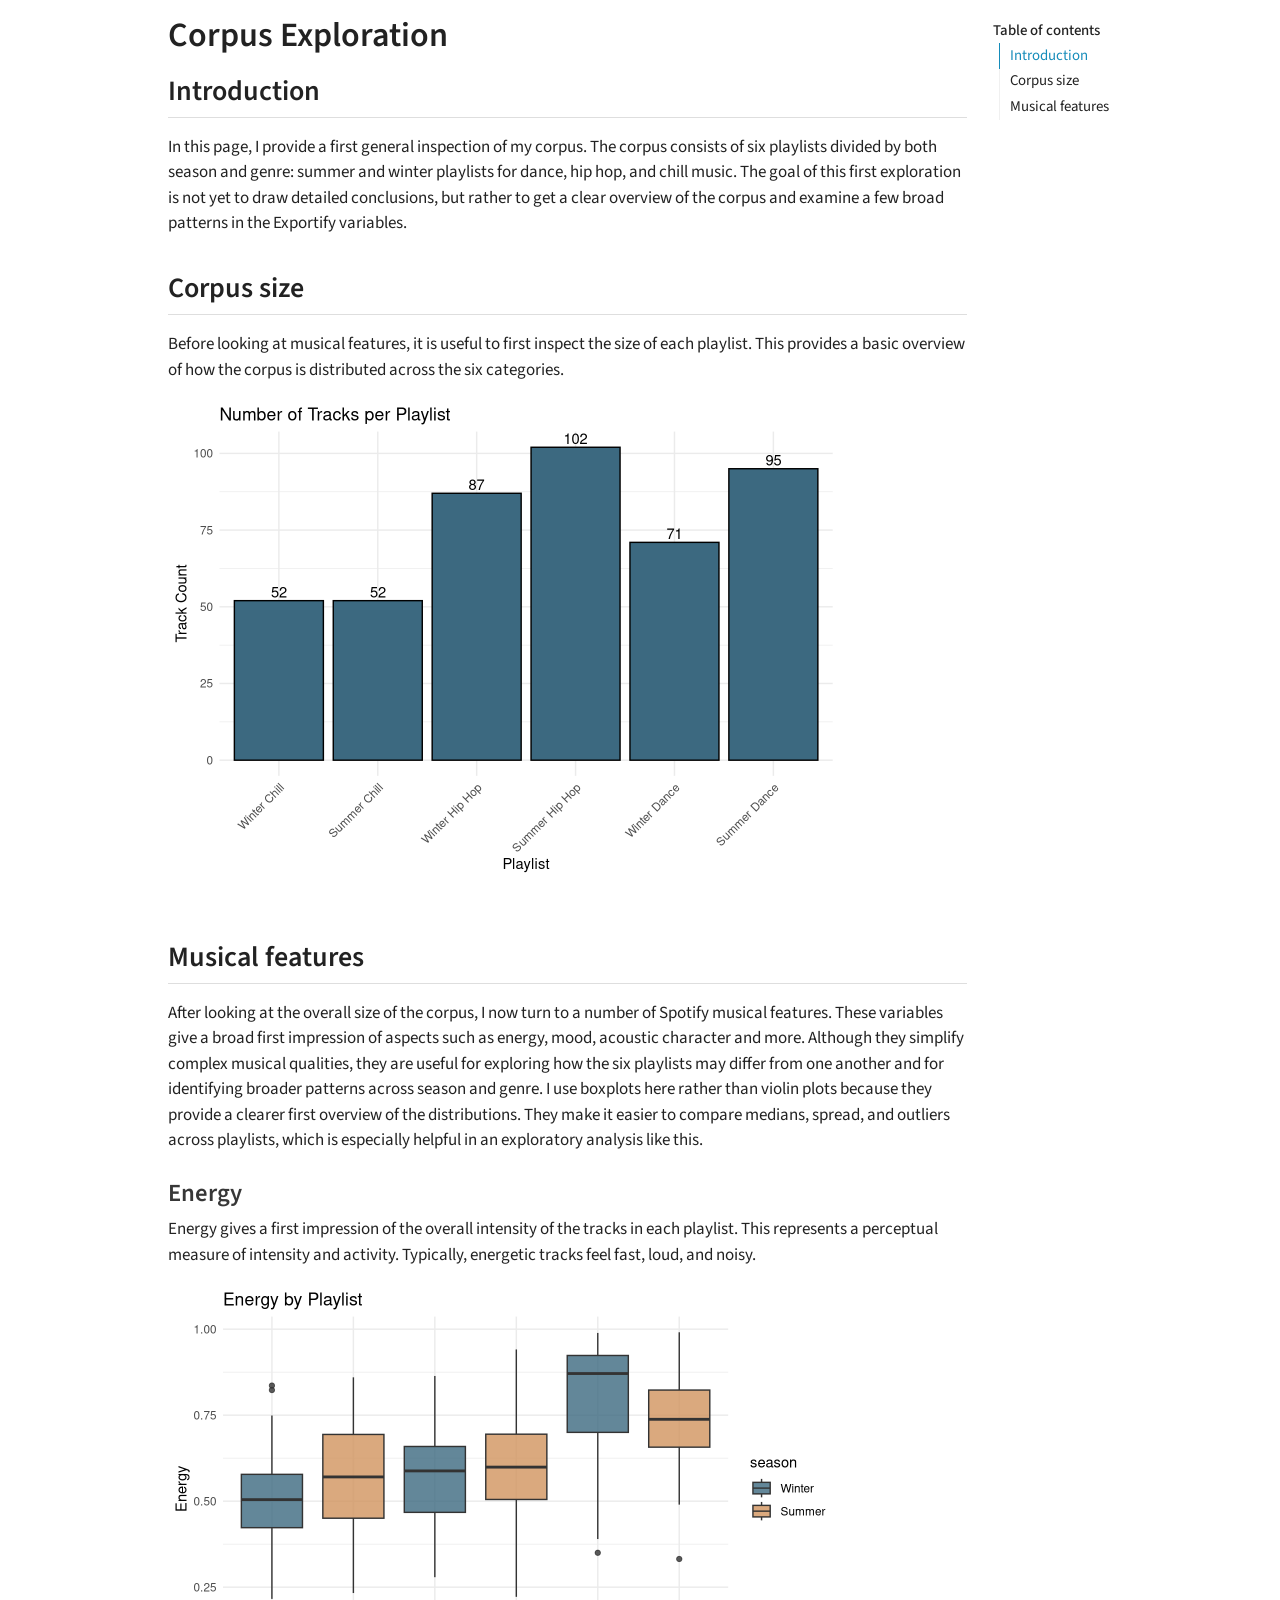
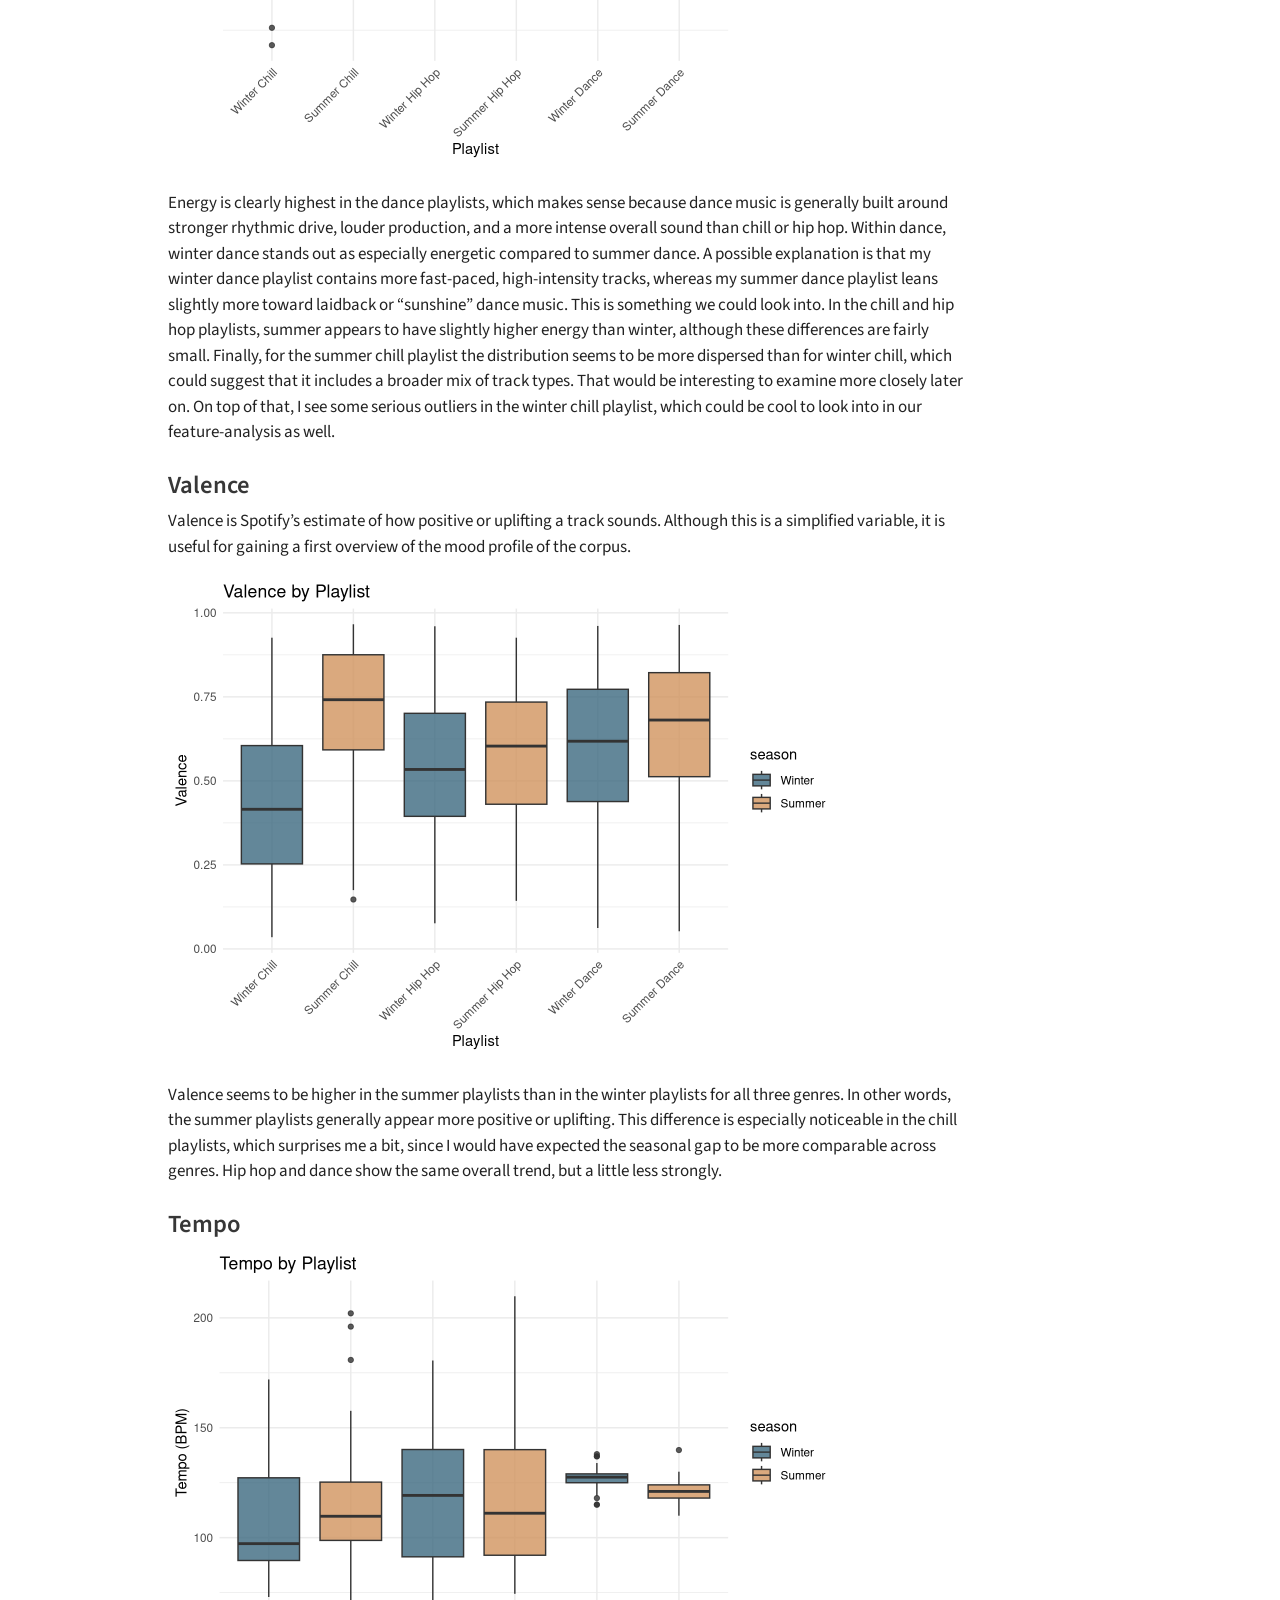
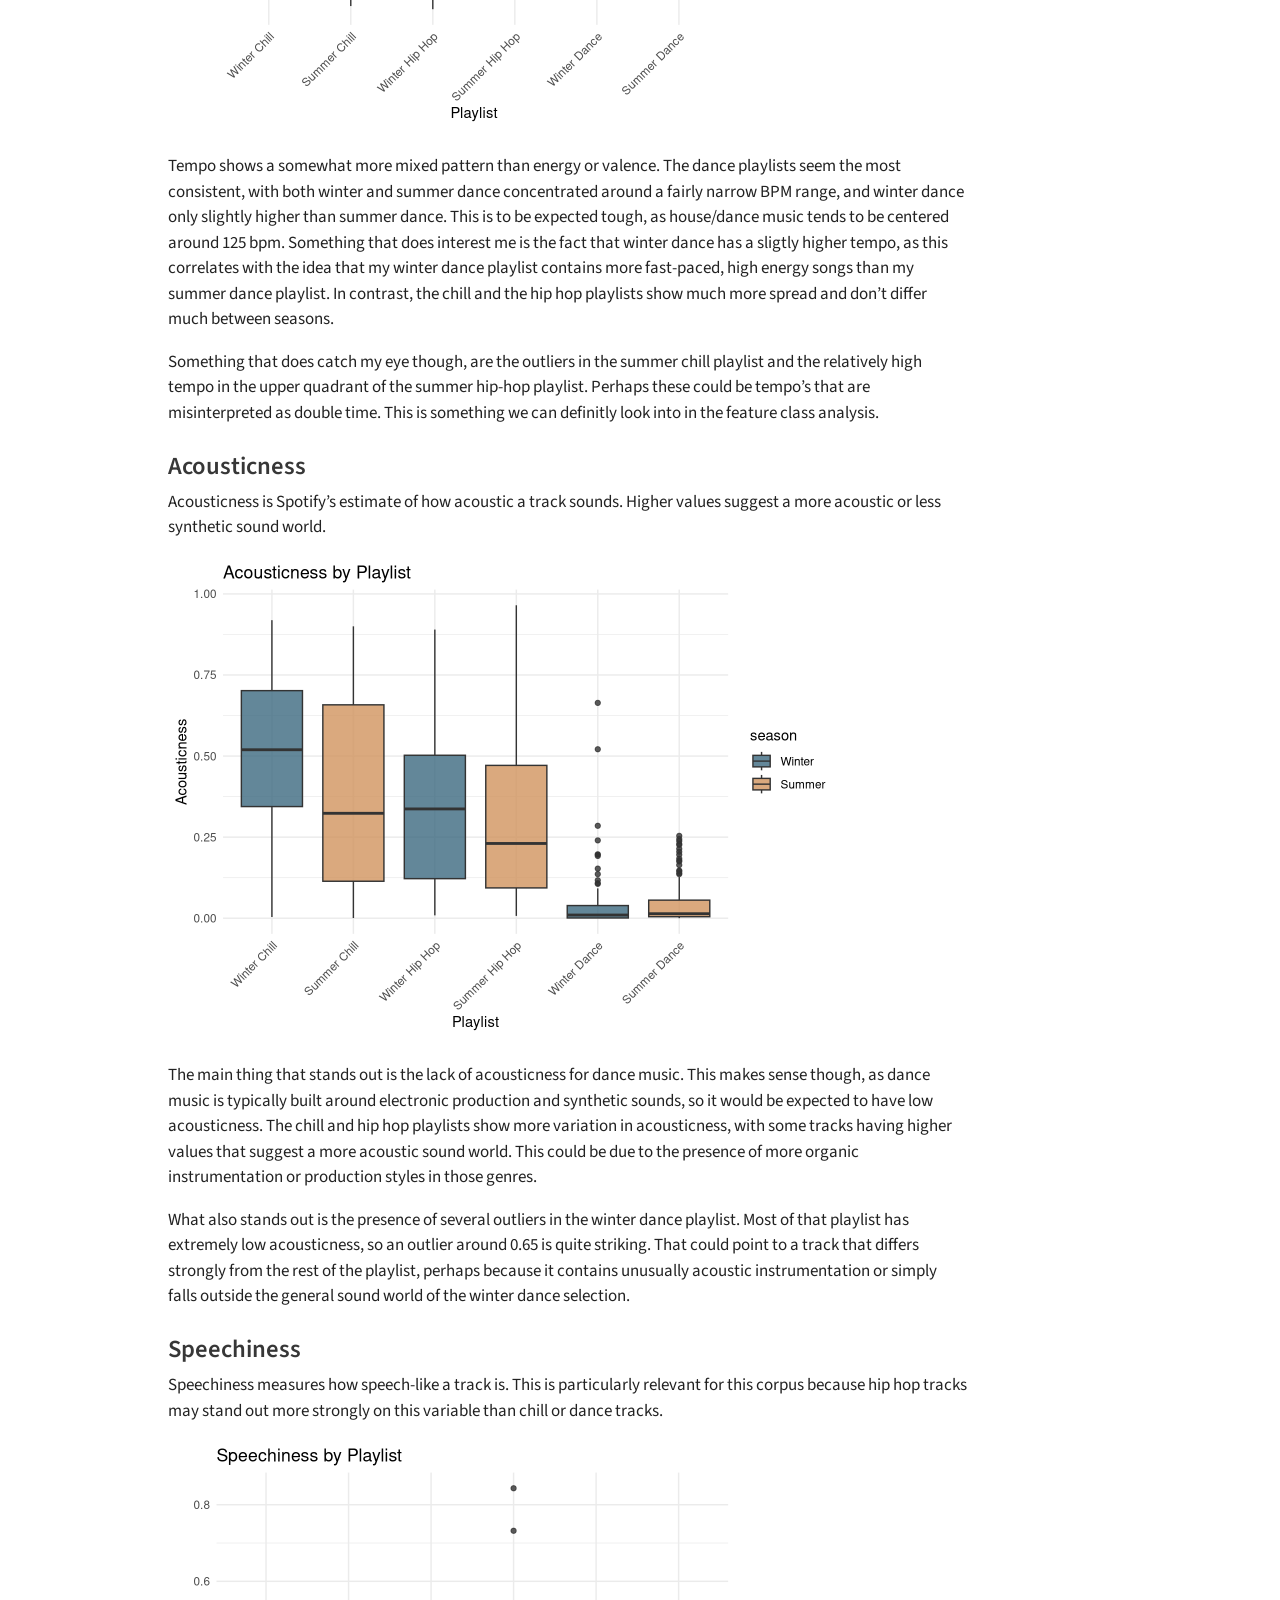
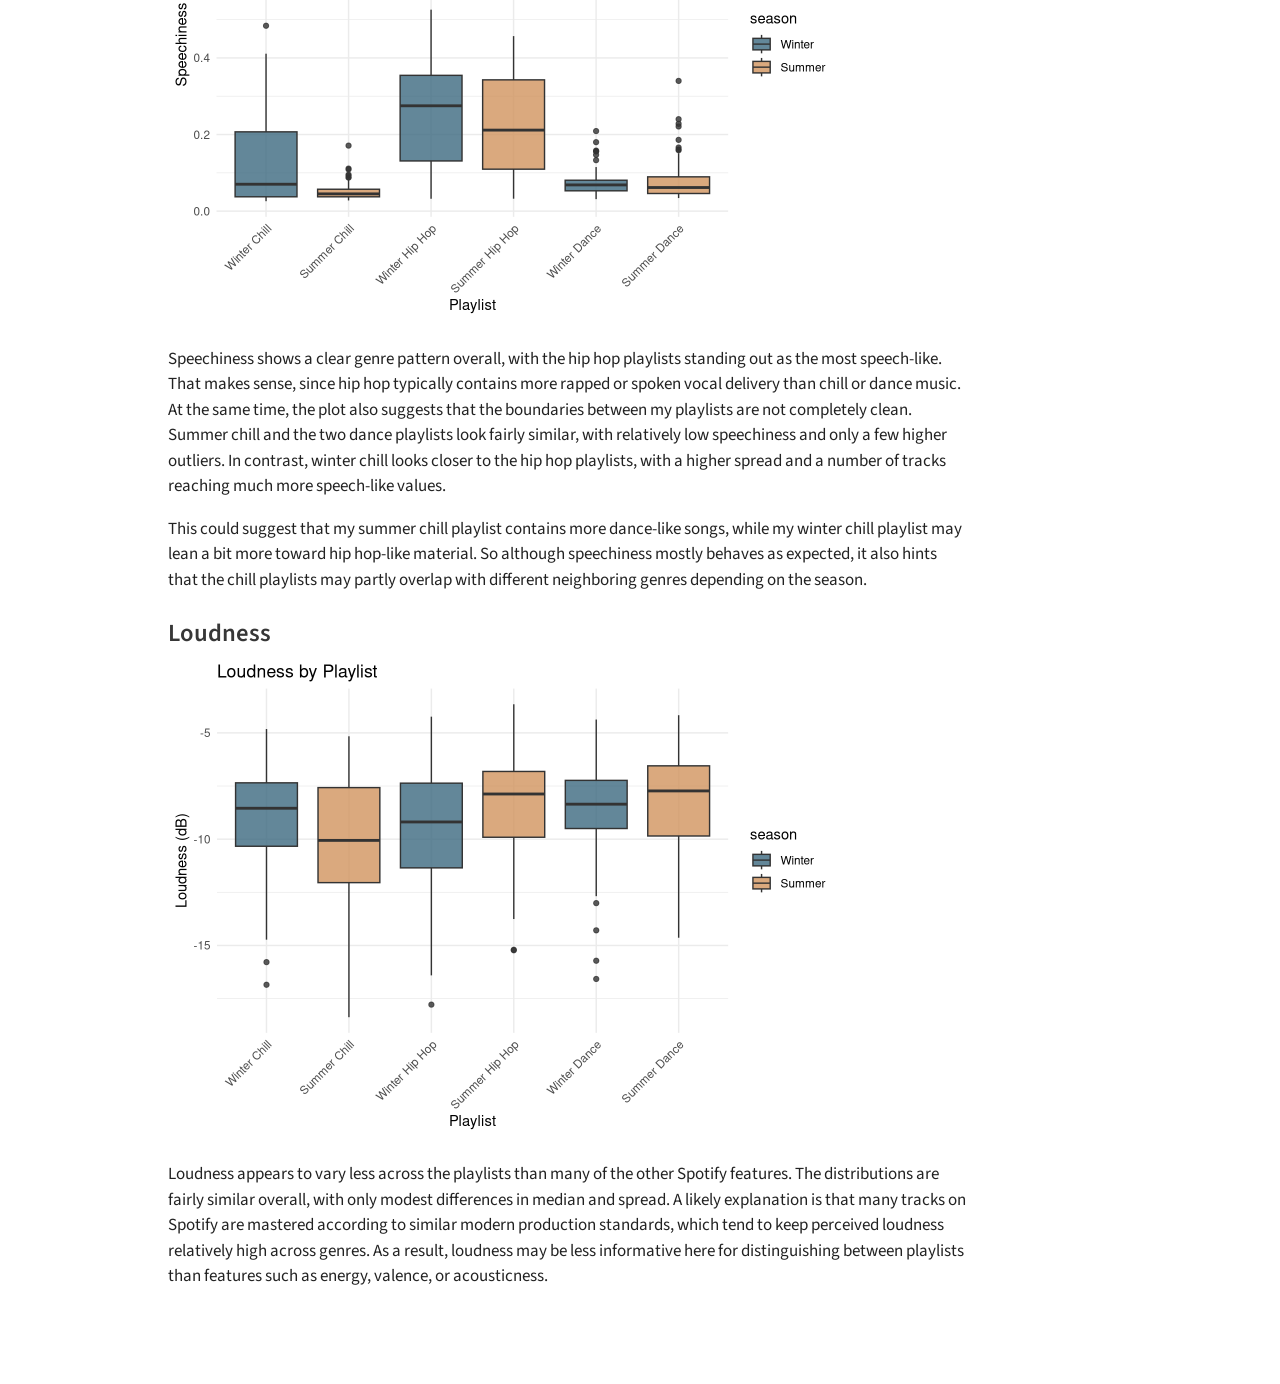
<file: portfolio/corpus_exploration.html>
<!DOCTYPE html>
<html xmlns="http://www.w3.org/1999/xhtml" lang="en" xml:lang="en"><head>

<meta charset="utf-8">
<meta name="generator" content="quarto-1.8.25">

<meta name="viewport" content="width=device-width, initial-scale=1.0, user-scalable=yes">


<title>Corpus Exploration</title>
<style>
code{white-space: pre-wrap;}
span.smallcaps{font-variant: small-caps;}
div.columns{display: flex; gap: min(4vw, 1.5em);}
div.column{flex: auto; overflow-x: auto;}
div.hanging-indent{margin-left: 1.5em; text-indent: -1.5em;}
ul.task-list{list-style: none;}
ul.task-list li input[type="checkbox"] {
  width: 0.8em;
  margin: 0 0.8em 0.2em -1em; /* quarto-specific, see https://github.com/quarto-dev/quarto-cli/issues/4556 */ 
  vertical-align: middle;
}
</style>


<script src="corpus_exploration_files/libs/clipboard/clipboard.min.js"></script>
<script src="corpus_exploration_files/libs/quarto-html/quarto.js" type="module"></script>
<script src="corpus_exploration_files/libs/quarto-html/tabsets/tabsets.js" type="module"></script>
<script src="corpus_exploration_files/libs/quarto-html/axe/axe-check.js" type="module"></script>
<script src="corpus_exploration_files/libs/quarto-html/popper.min.js"></script>
<script src="corpus_exploration_files/libs/quarto-html/tippy.umd.min.js"></script>
<script src="corpus_exploration_files/libs/quarto-html/anchor.min.js"></script>
<link href="corpus_exploration_files/libs/quarto-html/tippy.css" rel="stylesheet">
<link href="corpus_exploration_files/libs/quarto-html/quarto-syntax-highlighting-7b89279ff1a6dce999919e0e67d4d9ec.css" rel="stylesheet" id="quarto-text-highlighting-styles">
<script src="corpus_exploration_files/libs/bootstrap/bootstrap.min.js"></script>
<link href="corpus_exploration_files/libs/bootstrap/bootstrap-icons.css" rel="stylesheet">
<link href="corpus_exploration_files/libs/bootstrap/bootstrap-a5cc46ccaf4f09d2973d35409a5d0150.min.css" rel="stylesheet" append-hash="true" id="quarto-bootstrap" data-mode="light">


</head>

<body class="quarto-light">

<div id="quarto-content" class="page-columns page-rows-contents page-layout-article">
<div id="quarto-margin-sidebar" class="sidebar margin-sidebar">
  <nav id="TOC" role="doc-toc" class="toc-active">
    <h2 id="toc-title">Table of contents</h2>
   
  <ul>
  <li><a href="#introduction" id="toc-introduction" class="nav-link active" data-scroll-target="#introduction">Introduction</a></li>
  <li><a href="#corpus-size" id="toc-corpus-size" class="nav-link" data-scroll-target="#corpus-size">Corpus size</a></li>
  <li><a href="#musical-features" id="toc-musical-features" class="nav-link" data-scroll-target="#musical-features">Musical features</a>
  <ul class="collapse">
  <li><a href="#energy" id="toc-energy" class="nav-link" data-scroll-target="#energy">Energy</a></li>
  <li><a href="#valence" id="toc-valence" class="nav-link" data-scroll-target="#valence">Valence</a></li>
  <li><a href="#tempo" id="toc-tempo" class="nav-link" data-scroll-target="#tempo">Tempo</a></li>
  <li><a href="#acousticness" id="toc-acousticness" class="nav-link" data-scroll-target="#acousticness">Acousticness</a></li>
  <li><a href="#speechiness" id="toc-speechiness" class="nav-link" data-scroll-target="#speechiness">Speechiness</a></li>
  <li><a href="#loudness" id="toc-loudness" class="nav-link" data-scroll-target="#loudness">Loudness</a></li>
  </ul></li>
  </ul>
</nav>
</div>
<main class="content" id="quarto-document-content">

<header id="title-block-header" class="quarto-title-block default">
<div class="quarto-title">
<h1 class="title">Corpus Exploration</h1>
</div>



<div class="quarto-title-meta">

    
  
    
  </div>
  


</header>


<section id="introduction" class="level2">
<h2 class="anchored" data-anchor-id="introduction">Introduction</h2>
<p>In this page, I provide a first general inspection of my corpus. The corpus consists of six playlists divided by both season and genre: summer and winter playlists for dance, hip hop, and chill music. The goal of this first exploration is not yet to draw detailed conclusions, but rather to get a clear overview of the corpus and examine a few broad patterns in the Exportify variables.</p>
</section>
<section id="corpus-size" class="level2">
<h2 class="anchored" data-anchor-id="corpus-size">Corpus size</h2>
<p>Before looking at musical features, it is useful to first inspect the size of each playlist. This provides a basic overview of how the corpus is distributed across the six categories.</p>
<div class="cell">
<div class="cell-output-display">
<div>
<figure class="figure">
<p><img src="corpus_exploration_files/figure-html/unnamed-chunk-2-1.png" class="img-fluid figure-img" width="672"></p>
</figure>
</div>
</div>
</div>
</section>
<section id="musical-features" class="level2">
<h2 class="anchored" data-anchor-id="musical-features">Musical features</h2>
<p>After looking at the overall size of the corpus, I now turn to a number of Spotify musical features. These variables give a broad first impression of aspects such as energy, mood, acoustic character and more. Although they simplify complex musical qualities, they are useful for exploring how the six playlists may differ from one another and for identifying broader patterns across season and genre. I use boxplots here rather than violin plots because they provide a clearer first overview of the distributions. They make it easier to compare medians, spread, and outliers across playlists, which is especially helpful in an exploratory analysis like this.</p>
<section id="energy" class="level3">
<h3 class="anchored" data-anchor-id="energy">Energy</h3>
<p>Energy gives a first impression of the overall intensity of the tracks in each playlist. This represents a perceptual measure of intensity and activity. Typically, energetic tracks feel fast, loud, and noisy.</p>
<div class="cell">
<div class="cell-output-display">
<div>
<figure class="figure">
<p><img src="corpus_exploration_files/figure-html/unnamed-chunk-3-1.png" class="img-fluid figure-img" width="672"></p>
</figure>
</div>
</div>
</div>
<p>Energy is clearly highest in the dance playlists, which makes sense because dance music is generally built around stronger rhythmic drive, louder production, and a more intense overall sound than chill or hip hop. Within dance, winter dance stands out as especially energetic compared to summer dance. A possible explanation is that my winter dance playlist contains more fast-paced, high-intensity tracks, whereas my summer dance playlist leans slightly more toward laidback or “sunshine” dance music. This is something we could look into. In the chill and hip hop playlists, summer appears to have slightly higher energy than winter, although these differences are fairly small. Finally, for the summer chill playlist the distribution seems to be more dispersed than for winter chill, which could suggest that it includes a broader mix of track types. That would be interesting to examine more closely later on. On top of that, I see some serious outliers in the winter chill playlist, which could be cool to look into in our feature-analysis as well.</p>
</section>
<section id="valence" class="level3">
<h3 class="anchored" data-anchor-id="valence">Valence</h3>
<p>Valence is Spotify’s estimate of how positive or uplifting a track sounds. Although this is a simplified variable, it is useful for gaining a first overview of the mood profile of the corpus.</p>
<div class="cell">
<div class="cell-output-display">
<div>
<figure class="figure">
<p><img src="corpus_exploration_files/figure-html/unnamed-chunk-4-1.png" class="img-fluid figure-img" width="672"></p>
</figure>
</div>
</div>
</div>
<p>Valence seems to be higher in the summer playlists than in the winter playlists for all three genres. In other words, the summer playlists generally appear more positive or uplifting. This difference is especially noticeable in the chill playlists, which surprises me a bit, since I would have expected the seasonal gap to be more comparable across genres. Hip hop and dance show the same overall trend, but a little less strongly.</p>
</section>
<section id="tempo" class="level3">
<h3 class="anchored" data-anchor-id="tempo">Tempo</h3>
<div class="cell">
<div class="cell-output-display">
<div>
<figure class="figure">
<p><img src="corpus_exploration_files/figure-html/unnamed-chunk-5-1.png" class="img-fluid figure-img" width="672"></p>
</figure>
</div>
</div>
</div>
<p>Tempo shows a somewhat more mixed pattern than energy or valence. The dance playlists seem the most consistent, with both winter and summer dance concentrated around a fairly narrow BPM range, and winter dance only slightly higher than summer dance. This is to be expected tough, as house/dance music tends to be centered around 125 bpm. Something that does interest me is the fact that winter dance has a sligtly higher tempo, as this correlates with the idea that my winter dance playlist contains more fast-paced, high energy songs than my summer dance playlist. In contrast, the chill and the hip hop playlists show much more spread and don’t differ much between seasons.</p>
<p>Something that does catch my eye though, are the outliers in the summer chill playlist and the relatively high tempo in the upper quadrant of the summer hip-hop playlist. Perhaps these could be tempo’s that are misinterpreted as double time. This is something we can definitly look into in the feature class analysis.</p>
</section>
<section id="acousticness" class="level3">
<h3 class="anchored" data-anchor-id="acousticness">Acousticness</h3>
<p>Acousticness is Spotify’s estimate of how acoustic a track sounds. Higher values suggest a more acoustic or less synthetic sound world.</p>
<div class="cell">
<div class="cell-output-display">
<div>
<figure class="figure">
<p><img src="corpus_exploration_files/figure-html/unnamed-chunk-6-1.png" class="img-fluid figure-img" width="672"></p>
</figure>
</div>
</div>
</div>
<p>The main thing that stands out is the lack of acousticness for dance music. This makes sense though, as dance music is typically built around electronic production and synthetic sounds, so it would be expected to have low acousticness. The chill and hip hop playlists show more variation in acousticness, with some tracks having higher values that suggest a more acoustic sound world. This could be due to the presence of more organic instrumentation or production styles in those genres.</p>
<p>What also stands out is the presence of several outliers in the winter dance playlist. Most of that playlist has extremely low acousticness, so an outlier around 0.65 is quite striking. That could point to a track that differs strongly from the rest of the playlist, perhaps because it contains unusually acoustic instrumentation or simply falls outside the general sound world of the winter dance selection.</p>
</section>
<section id="speechiness" class="level3">
<h3 class="anchored" data-anchor-id="speechiness">Speechiness</h3>
<p>Speechiness measures how speech-like a track is. This is particularly relevant for this corpus because hip hop tracks may stand out more strongly on this variable than chill or dance tracks.</p>
<div class="cell">
<div class="cell-output-display">
<div>
<figure class="figure">
<p><img src="corpus_exploration_files/figure-html/unnamed-chunk-7-1.png" class="img-fluid figure-img" width="672"></p>
</figure>
</div>
</div>
</div>
<p>Speechiness shows a clear genre pattern overall, with the hip hop playlists standing out as the most speech-like. That makes sense, since hip hop typically contains more rapped or spoken vocal delivery than chill or dance music. At the same time, the plot also suggests that the boundaries between my playlists are not completely clean. Summer chill and the two dance playlists look fairly similar, with relatively low speechiness and only a few higher outliers. In contrast, winter chill looks closer to the hip hop playlists, with a higher spread and a number of tracks reaching much more speech-like values.</p>
<p>This could suggest that my summer chill playlist contains more dance-like songs, while my winter chill playlist may lean a bit more toward hip hop-like material. So although speechiness mostly behaves as expected, it also hints that the chill playlists may partly overlap with different neighboring genres depending on the season.</p>
</section>
<section id="loudness" class="level3">
<h3 class="anchored" data-anchor-id="loudness">Loudness</h3>
<div class="cell">
<div class="cell-output-display">
<div>
<figure class="figure">
<p><img src="corpus_exploration_files/figure-html/unnamed-chunk-8-1.png" class="img-fluid figure-img" width="672"></p>
</figure>
</div>
</div>
</div>
<p>Loudness appears to vary less across the playlists than many of the other Spotify features. The distributions are fairly similar overall, with only modest differences in median and spread. A likely explanation is that many tracks on Spotify are mastered according to similar modern production standards, which tend to keep perceived loudness relatively high across genres. As a result, loudness may be less informative here for distinguishing between playlists than features such as energy, valence, or acousticness.</p>
</section>
</section>

</main>
<!-- /main column -->
<script id="quarto-html-after-body" type="application/javascript">
  window.document.addEventListener("DOMContentLoaded", function (event) {
    const icon = "";
    const anchorJS = new window.AnchorJS();
    anchorJS.options = {
      placement: 'right',
      icon: icon
    };
    anchorJS.add('.anchored');
    const isCodeAnnotation = (el) => {
      for (const clz of el.classList) {
        if (clz.startsWith('code-annotation-')) {                     
          return true;
        }
      }
      return false;
    }
    const onCopySuccess = function(e) {
      // button target
      const button = e.trigger;
      // don't keep focus
      button.blur();
      // flash "checked"
      button.classList.add('code-copy-button-checked');
      var currentTitle = button.getAttribute("title");
      button.setAttribute("title", "Copied!");
      let tooltip;
      if (window.bootstrap) {
        button.setAttribute("data-bs-toggle", "tooltip");
        button.setAttribute("data-bs-placement", "left");
        button.setAttribute("data-bs-title", "Copied!");
        tooltip = new bootstrap.Tooltip(button, 
          { trigger: "manual", 
            customClass: "code-copy-button-tooltip",
            offset: [0, -8]});
        tooltip.show();    
      }
      setTimeout(function() {
        if (tooltip) {
          tooltip.hide();
          button.removeAttribute("data-bs-title");
          button.removeAttribute("data-bs-toggle");
          button.removeAttribute("data-bs-placement");
        }
        button.setAttribute("title", currentTitle);
        button.classList.remove('code-copy-button-checked');
      }, 1000);
      // clear code selection
      e.clearSelection();
    }
    const getTextToCopy = function(trigger) {
      const outerScaffold = trigger.parentElement.cloneNode(true);
      const codeEl = outerScaffold.querySelector('code');
      for (const childEl of codeEl.children) {
        if (isCodeAnnotation(childEl)) {
          childEl.remove();
        }
      }
      return codeEl.innerText;
    }
    const clipboard = new window.ClipboardJS('.code-copy-button:not([data-in-quarto-modal])', {
      text: getTextToCopy
    });
    clipboard.on('success', onCopySuccess);
    if (window.document.getElementById('quarto-embedded-source-code-modal')) {
      const clipboardModal = new window.ClipboardJS('.code-copy-button[data-in-quarto-modal]', {
        text: getTextToCopy,
        container: window.document.getElementById('quarto-embedded-source-code-modal')
      });
      clipboardModal.on('success', onCopySuccess);
    }
      var localhostRegex = new RegExp(/^(?:http|https):\/\/localhost\:?[0-9]*\//);
      var mailtoRegex = new RegExp(/^mailto:/);
        var filterRegex = new RegExp('/' + window.location.host + '/');
      var isInternal = (href) => {
          return filterRegex.test(href) || localhostRegex.test(href) || mailtoRegex.test(href);
      }
      // Inspect non-navigation links and adorn them if external
     var links = window.document.querySelectorAll('a[href]:not(.nav-link):not(.navbar-brand):not(.toc-action):not(.sidebar-link):not(.sidebar-item-toggle):not(.pagination-link):not(.no-external):not([aria-hidden]):not(.dropdown-item):not(.quarto-navigation-tool):not(.about-link)');
      for (var i=0; i<links.length; i++) {
        const link = links[i];
        if (!isInternal(link.href)) {
          // undo the damage that might have been done by quarto-nav.js in the case of
          // links that we want to consider external
          if (link.dataset.originalHref !== undefined) {
            link.href = link.dataset.originalHref;
          }
        }
      }
    function tippyHover(el, contentFn, onTriggerFn, onUntriggerFn) {
      const config = {
        allowHTML: true,
        maxWidth: 500,
        delay: 100,
        arrow: false,
        appendTo: function(el) {
            return el.parentElement;
        },
        interactive: true,
        interactiveBorder: 10,
        theme: 'quarto',
        placement: 'bottom-start',
      };
      if (contentFn) {
        config.content = contentFn;
      }
      if (onTriggerFn) {
        config.onTrigger = onTriggerFn;
      }
      if (onUntriggerFn) {
        config.onUntrigger = onUntriggerFn;
      }
      window.tippy(el, config); 
    }
    const noterefs = window.document.querySelectorAll('a[role="doc-noteref"]');
    for (var i=0; i<noterefs.length; i++) {
      const ref = noterefs[i];
      tippyHover(ref, function() {
        // use id or data attribute instead here
        let href = ref.getAttribute('data-footnote-href') || ref.getAttribute('href');
        try { href = new URL(href).hash; } catch {}
        const id = href.replace(/^#\/?/, "");
        const note = window.document.getElementById(id);
        if (note) {
          return note.innerHTML;
        } else {
          return "";
        }
      });
    }
    const xrefs = window.document.querySelectorAll('a.quarto-xref');
    const processXRef = (id, note) => {
      // Strip column container classes
      const stripColumnClz = (el) => {
        el.classList.remove("page-full", "page-columns");
        if (el.children) {
          for (const child of el.children) {
            stripColumnClz(child);
          }
        }
      }
      stripColumnClz(note)
      if (id === null || id.startsWith('sec-')) {
        // Special case sections, only their first couple elements
        const container = document.createElement("div");
        if (note.children && note.children.length > 2) {
          container.appendChild(note.children[0].cloneNode(true));
          for (let i = 1; i < note.children.length; i++) {
            const child = note.children[i];
            if (child.tagName === "P" && child.innerText === "") {
              continue;
            } else {
              container.appendChild(child.cloneNode(true));
              break;
            }
          }
          if (window.Quarto?.typesetMath) {
            window.Quarto.typesetMath(container);
          }
          return container.innerHTML
        } else {
          if (window.Quarto?.typesetMath) {
            window.Quarto.typesetMath(note);
          }
          return note.innerHTML;
        }
      } else {
        // Remove any anchor links if they are present
        const anchorLink = note.querySelector('a.anchorjs-link');
        if (anchorLink) {
          anchorLink.remove();
        }
        if (window.Quarto?.typesetMath) {
          window.Quarto.typesetMath(note);
        }
        if (note.classList.contains("callout")) {
          return note.outerHTML;
        } else {
          return note.innerHTML;
        }
      }
    }
    for (var i=0; i<xrefs.length; i++) {
      const xref = xrefs[i];
      tippyHover(xref, undefined, function(instance) {
        instance.disable();
        let url = xref.getAttribute('href');
        let hash = undefined; 
        if (url.startsWith('#')) {
          hash = url;
        } else {
          try { hash = new URL(url).hash; } catch {}
        }
        if (hash) {
          const id = hash.replace(/^#\/?/, "");
          const note = window.document.getElementById(id);
          if (note !== null) {
            try {
              const html = processXRef(id, note.cloneNode(true));
              instance.setContent(html);
            } finally {
              instance.enable();
              instance.show();
            }
          } else {
            // See if we can fetch this
            fetch(url.split('#')[0])
            .then(res => res.text())
            .then(html => {
              const parser = new DOMParser();
              const htmlDoc = parser.parseFromString(html, "text/html");
              const note = htmlDoc.getElementById(id);
              if (note !== null) {
                const html = processXRef(id, note);
                instance.setContent(html);
              } 
            }).finally(() => {
              instance.enable();
              instance.show();
            });
          }
        } else {
          // See if we can fetch a full url (with no hash to target)
          // This is a special case and we should probably do some content thinning / targeting
          fetch(url)
          .then(res => res.text())
          .then(html => {
            const parser = new DOMParser();
            const htmlDoc = parser.parseFromString(html, "text/html");
            const note = htmlDoc.querySelector('main.content');
            if (note !== null) {
              // This should only happen for chapter cross references
              // (since there is no id in the URL)
              // remove the first header
              if (note.children.length > 0 && note.children[0].tagName === "HEADER") {
                note.children[0].remove();
              }
              const html = processXRef(null, note);
              instance.setContent(html);
            } 
          }).finally(() => {
            instance.enable();
            instance.show();
          });
        }
      }, function(instance) {
      });
    }
        let selectedAnnoteEl;
        const selectorForAnnotation = ( cell, annotation) => {
          let cellAttr = 'data-code-cell="' + cell + '"';
          let lineAttr = 'data-code-annotation="' +  annotation + '"';
          const selector = 'span[' + cellAttr + '][' + lineAttr + ']';
          return selector;
        }
        const selectCodeLines = (annoteEl) => {
          const doc = window.document;
          const targetCell = annoteEl.getAttribute("data-target-cell");
          const targetAnnotation = annoteEl.getAttribute("data-target-annotation");
          const annoteSpan = window.document.querySelector(selectorForAnnotation(targetCell, targetAnnotation));
          const lines = annoteSpan.getAttribute("data-code-lines").split(",");
          const lineIds = lines.map((line) => {
            return targetCell + "-" + line;
          })
          let top = null;
          let height = null;
          let parent = null;
          if (lineIds.length > 0) {
              //compute the position of the single el (top and bottom and make a div)
              const el = window.document.getElementById(lineIds[0]);
              top = el.offsetTop;
              height = el.offsetHeight;
              parent = el.parentElement.parentElement;
            if (lineIds.length > 1) {
              const lastEl = window.document.getElementById(lineIds[lineIds.length - 1]);
              const bottom = lastEl.offsetTop + lastEl.offsetHeight;
              height = bottom - top;
            }
            if (top !== null && height !== null && parent !== null) {
              // cook up a div (if necessary) and position it 
              let div = window.document.getElementById("code-annotation-line-highlight");
              if (div === null) {
                div = window.document.createElement("div");
                div.setAttribute("id", "code-annotation-line-highlight");
                div.style.position = 'absolute';
                parent.appendChild(div);
              }
              div.style.top = top - 2 + "px";
              div.style.height = height + 4 + "px";
              div.style.left = 0;
              let gutterDiv = window.document.getElementById("code-annotation-line-highlight-gutter");
              if (gutterDiv === null) {
                gutterDiv = window.document.createElement("div");
                gutterDiv.setAttribute("id", "code-annotation-line-highlight-gutter");
                gutterDiv.style.position = 'absolute';
                const codeCell = window.document.getElementById(targetCell);
                const gutter = codeCell.querySelector('.code-annotation-gutter');
                gutter.appendChild(gutterDiv);
              }
              gutterDiv.style.top = top - 2 + "px";
              gutterDiv.style.height = height + 4 + "px";
            }
            selectedAnnoteEl = annoteEl;
          }
        };
        const unselectCodeLines = () => {
          const elementsIds = ["code-annotation-line-highlight", "code-annotation-line-highlight-gutter"];
          elementsIds.forEach((elId) => {
            const div = window.document.getElementById(elId);
            if (div) {
              div.remove();
            }
          });
          selectedAnnoteEl = undefined;
        };
          // Handle positioning of the toggle
      window.addEventListener(
        "resize",
        throttle(() => {
          elRect = undefined;
          if (selectedAnnoteEl) {
            selectCodeLines(selectedAnnoteEl);
          }
        }, 10)
      );
      function throttle(fn, ms) {
      let throttle = false;
      let timer;
        return (...args) => {
          if(!throttle) { // first call gets through
              fn.apply(this, args);
              throttle = true;
          } else { // all the others get throttled
              if(timer) clearTimeout(timer); // cancel #2
              timer = setTimeout(() => {
                fn.apply(this, args);
                timer = throttle = false;
              }, ms);
          }
        };
      }
        // Attach click handler to the DT
        const annoteDls = window.document.querySelectorAll('dt[data-target-cell]');
        for (const annoteDlNode of annoteDls) {
          annoteDlNode.addEventListener('click', (event) => {
            const clickedEl = event.target;
            if (clickedEl !== selectedAnnoteEl) {
              unselectCodeLines();
              const activeEl = window.document.querySelector('dt[data-target-cell].code-annotation-active');
              if (activeEl) {
                activeEl.classList.remove('code-annotation-active');
              }
              selectCodeLines(clickedEl);
              clickedEl.classList.add('code-annotation-active');
            } else {
              // Unselect the line
              unselectCodeLines();
              clickedEl.classList.remove('code-annotation-active');
            }
          });
        }
    const findCites = (el) => {
      const parentEl = el.parentElement;
      if (parentEl) {
        const cites = parentEl.dataset.cites;
        if (cites) {
          return {
            el,
            cites: cites.split(' ')
          };
        } else {
          return findCites(el.parentElement)
        }
      } else {
        return undefined;
      }
    };
    var bibliorefs = window.document.querySelectorAll('a[role="doc-biblioref"]');
    for (var i=0; i<bibliorefs.length; i++) {
      const ref = bibliorefs[i];
      const citeInfo = findCites(ref);
      if (citeInfo) {
        tippyHover(citeInfo.el, function() {
          var popup = window.document.createElement('div');
          citeInfo.cites.forEach(function(cite) {
            var citeDiv = window.document.createElement('div');
            citeDiv.classList.add('hanging-indent');
            citeDiv.classList.add('csl-entry');
            var biblioDiv = window.document.getElementById('ref-' + cite);
            if (biblioDiv) {
              citeDiv.innerHTML = biblioDiv.innerHTML;
            }
            popup.appendChild(citeDiv);
          });
          return popup.innerHTML;
        });
      }
    }
  });
  </script>
</div> <!-- /content -->




</body></html>
</file>
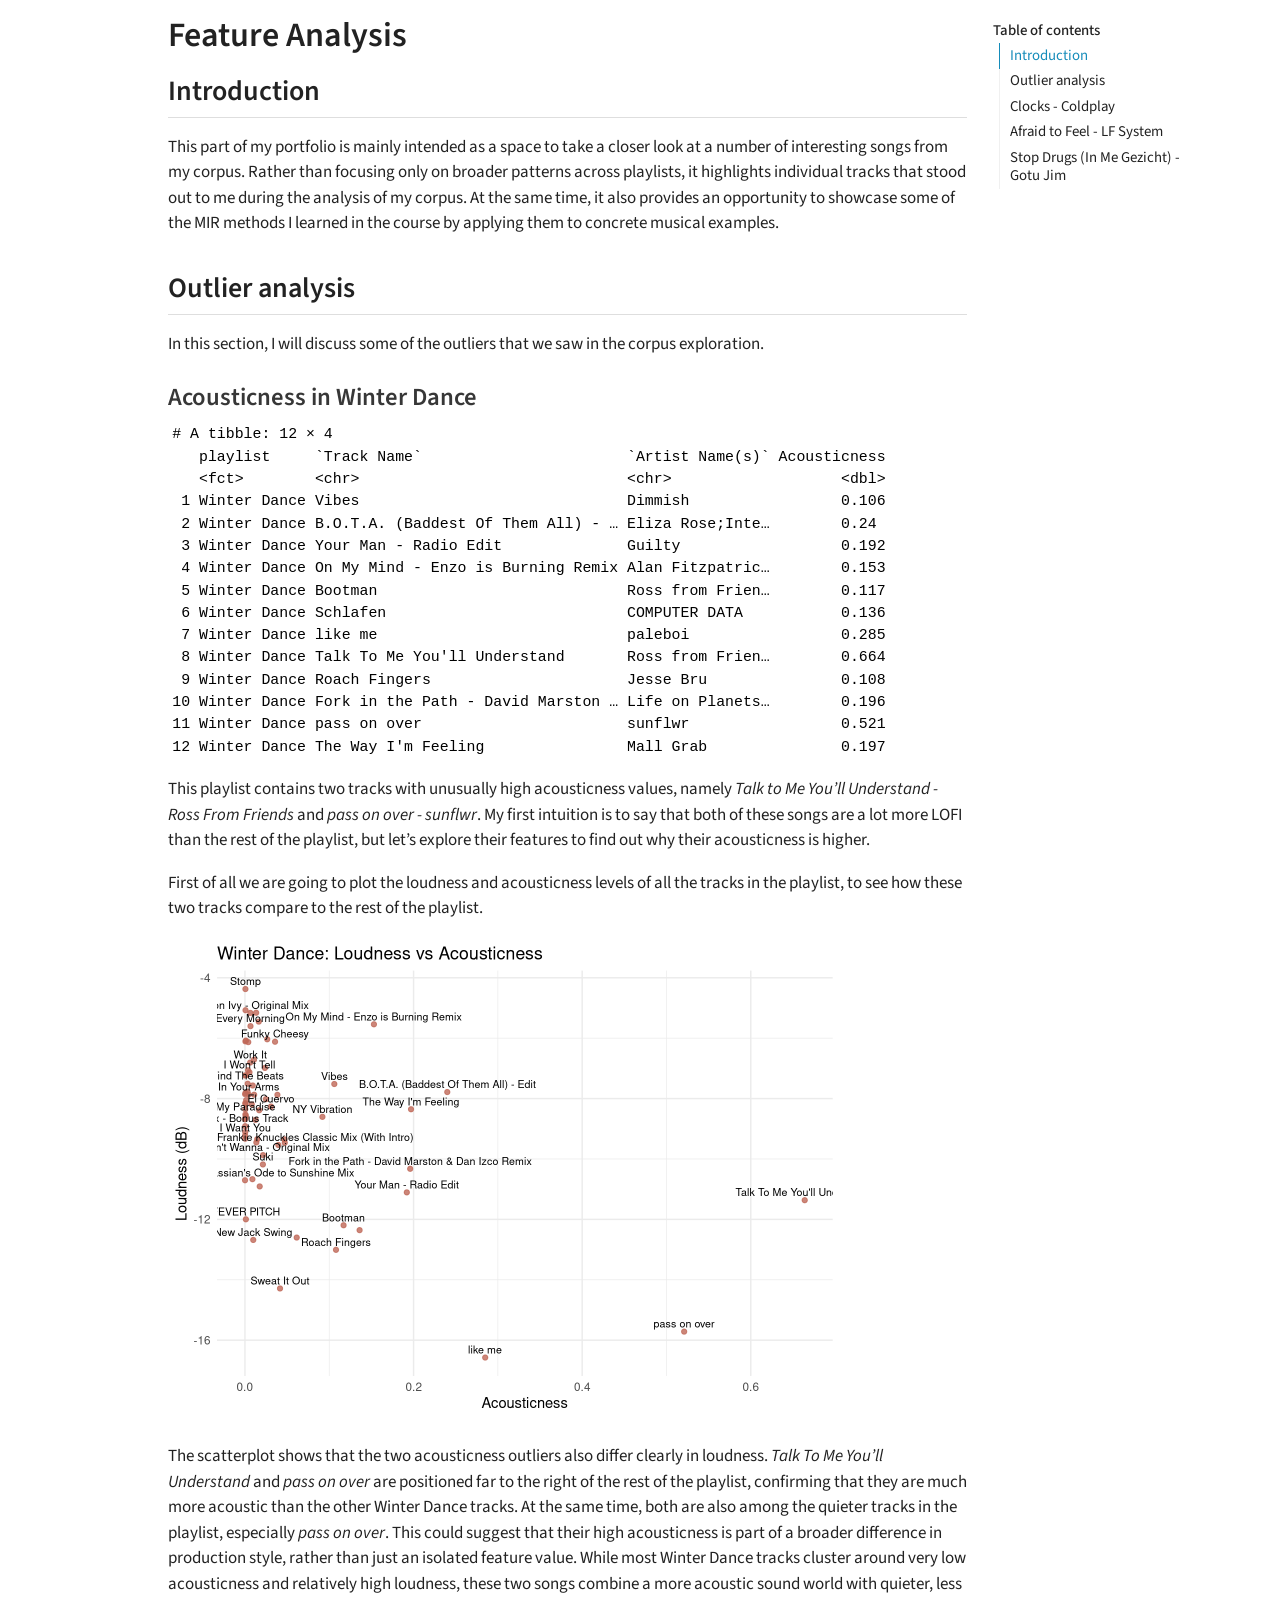
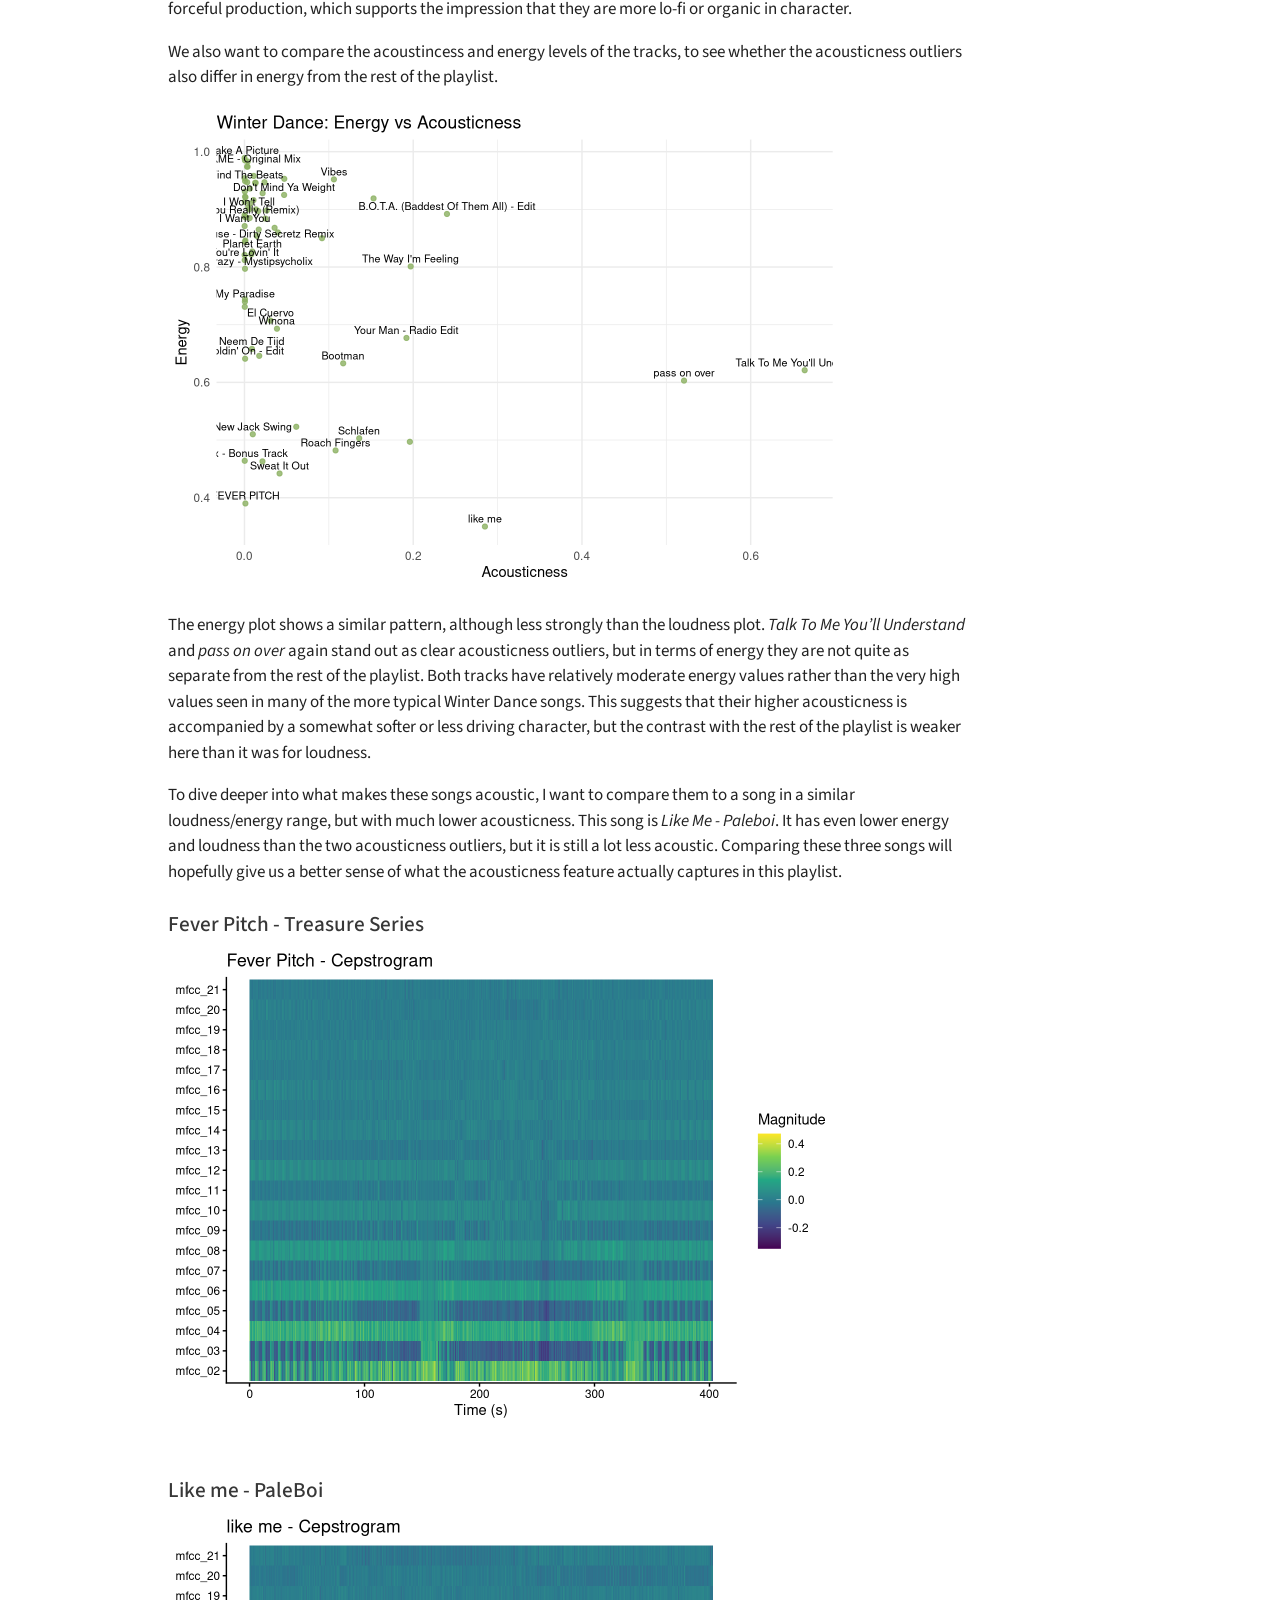
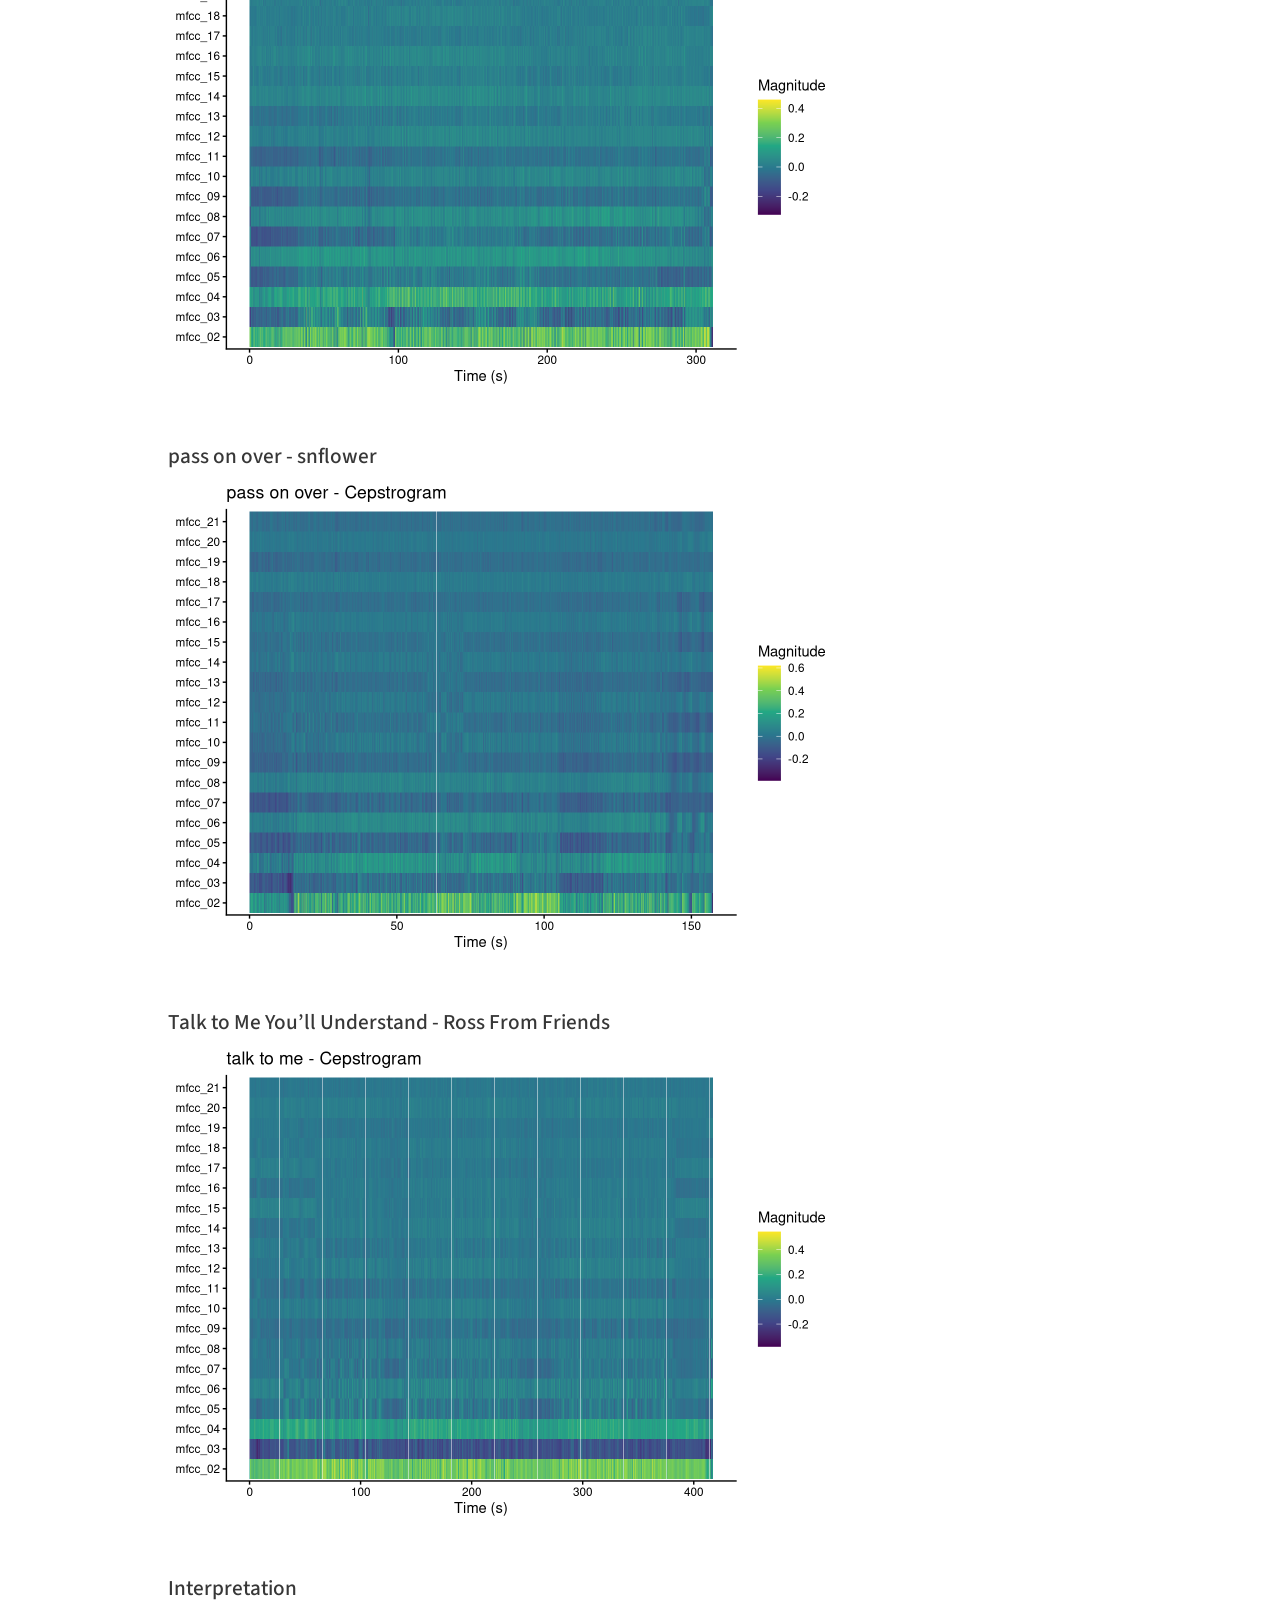
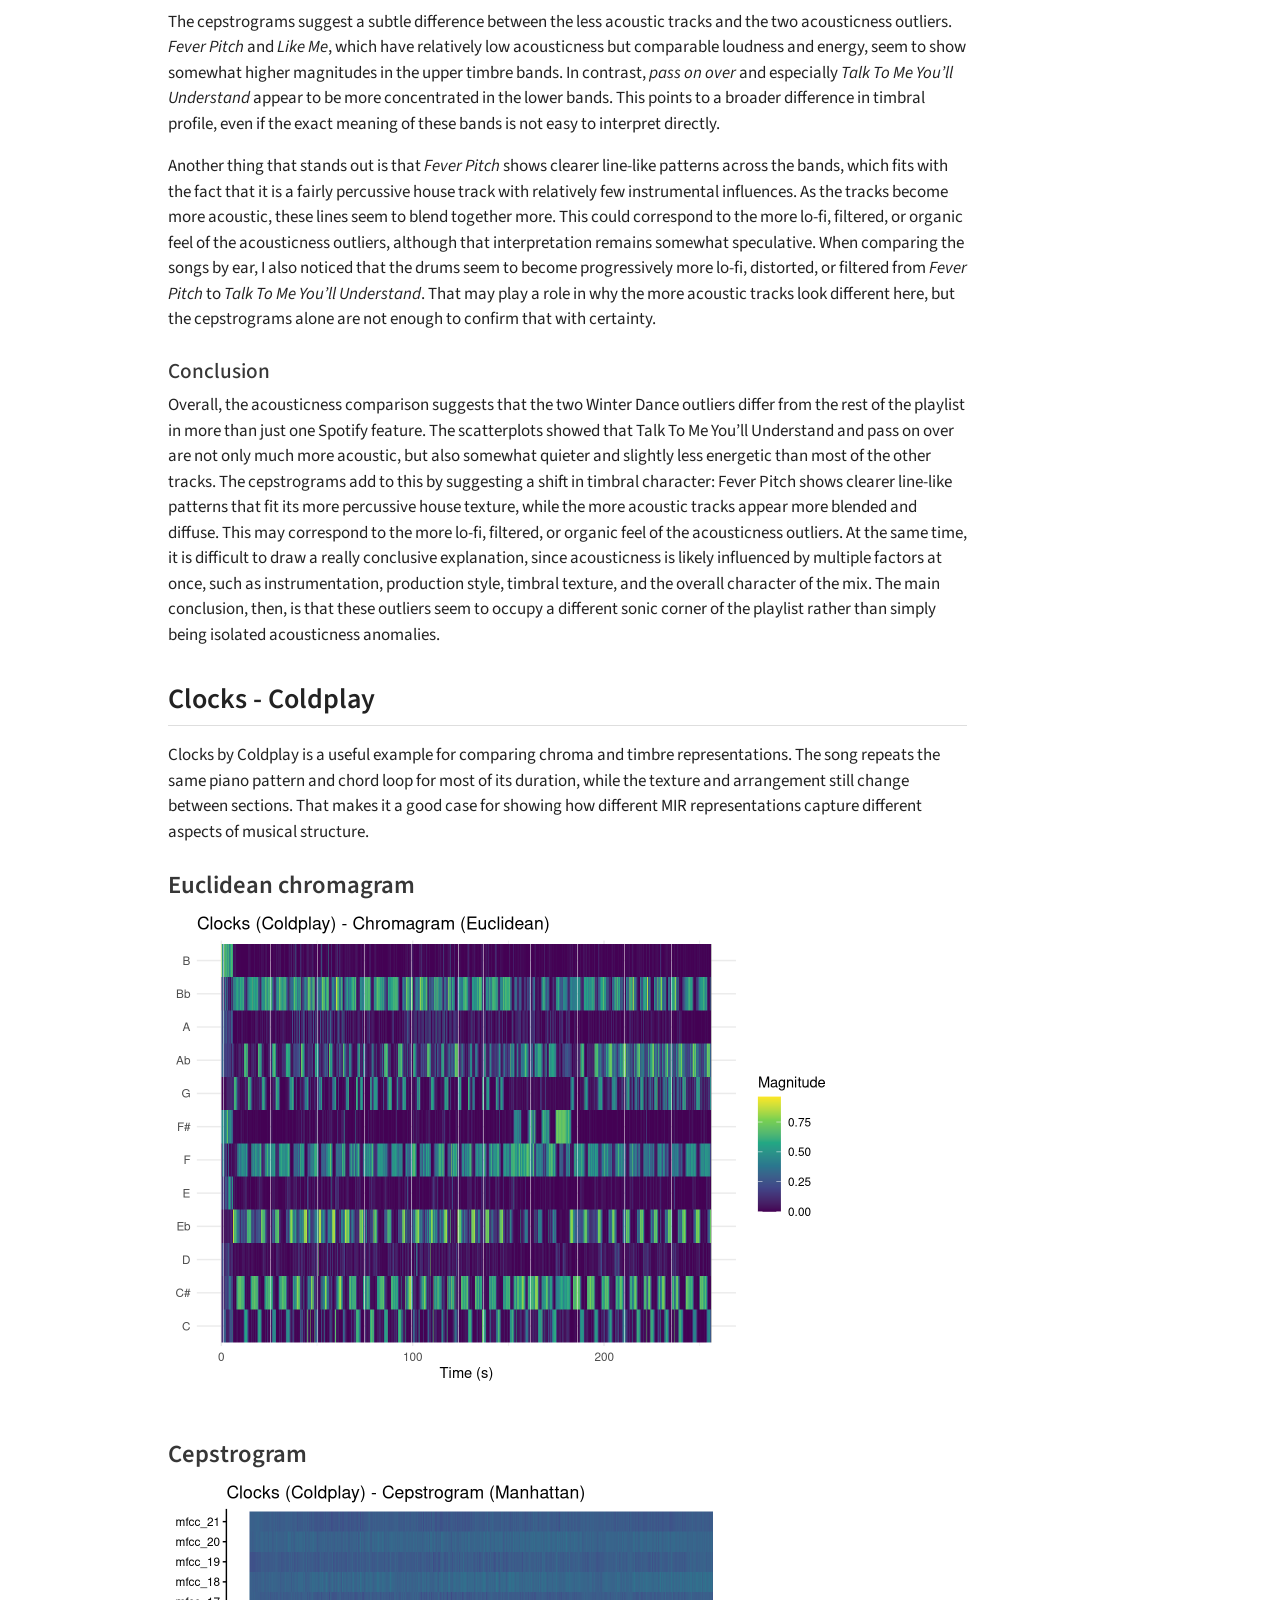
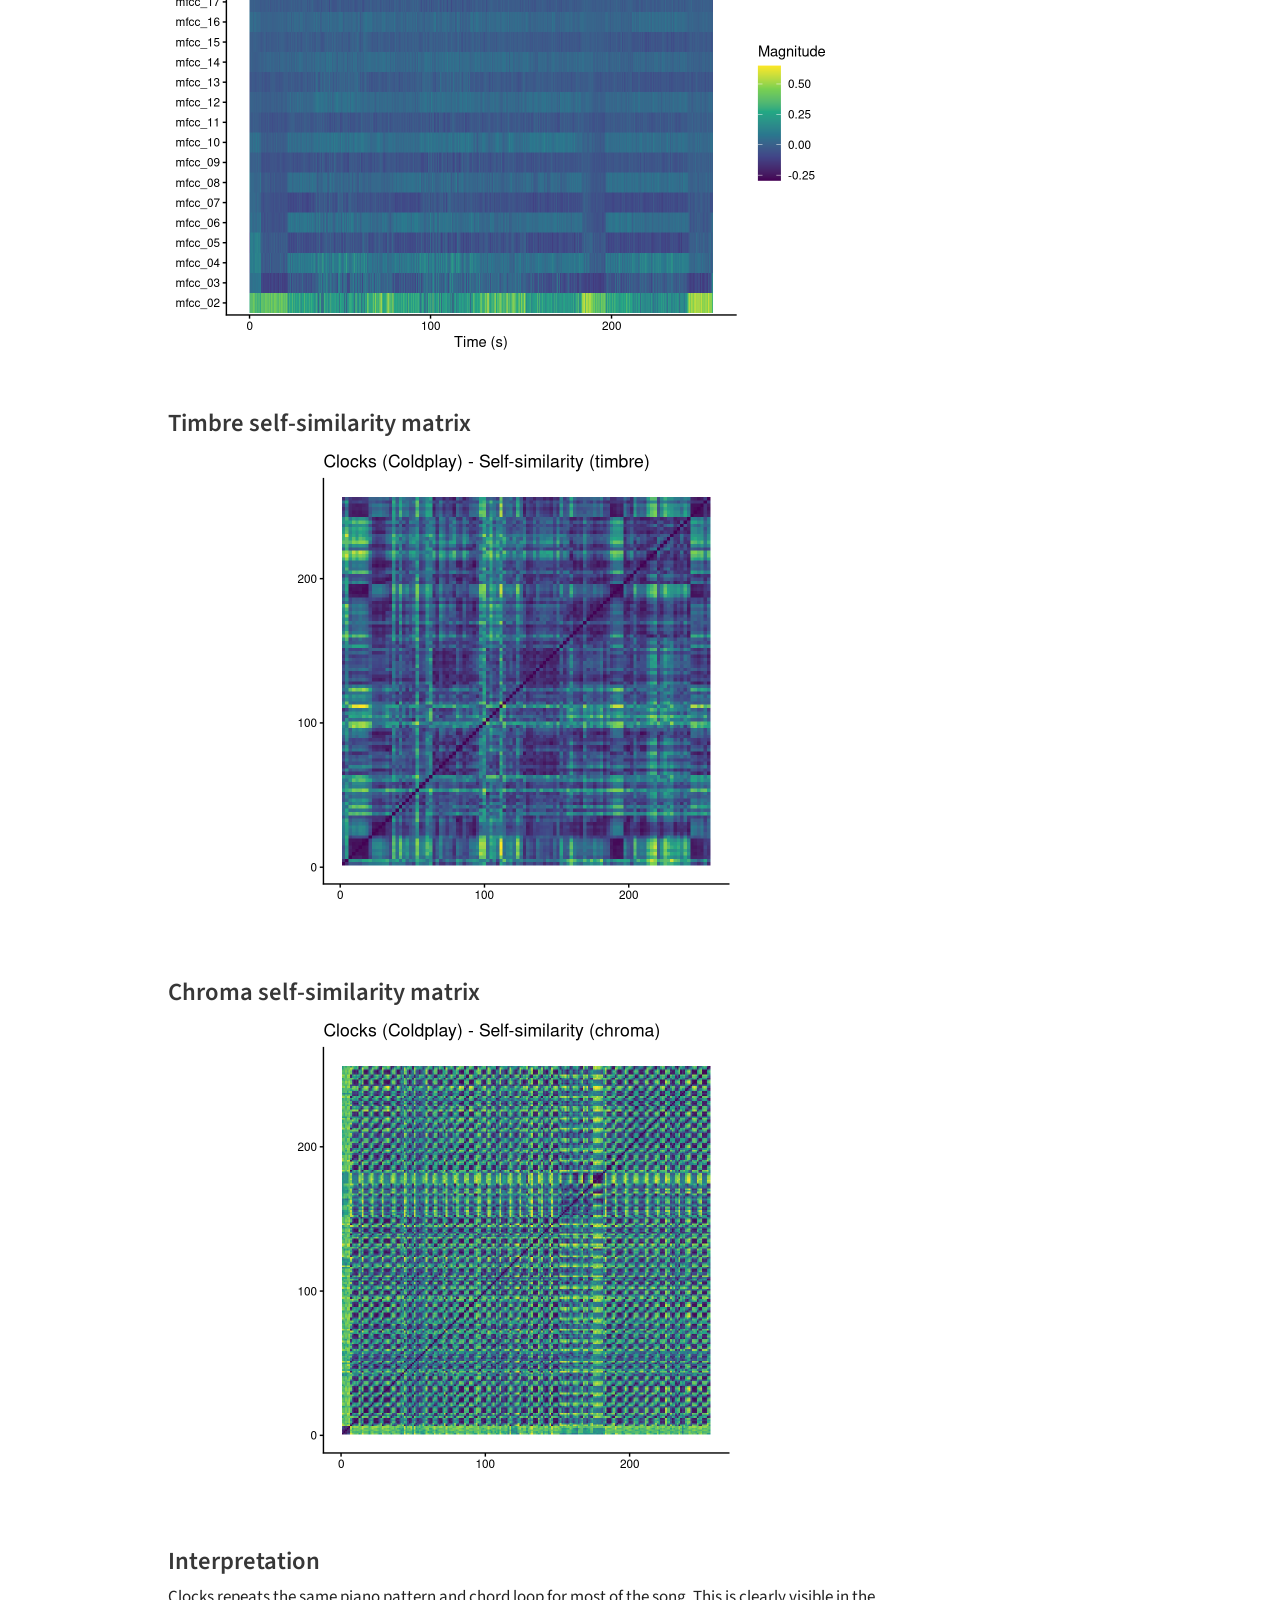
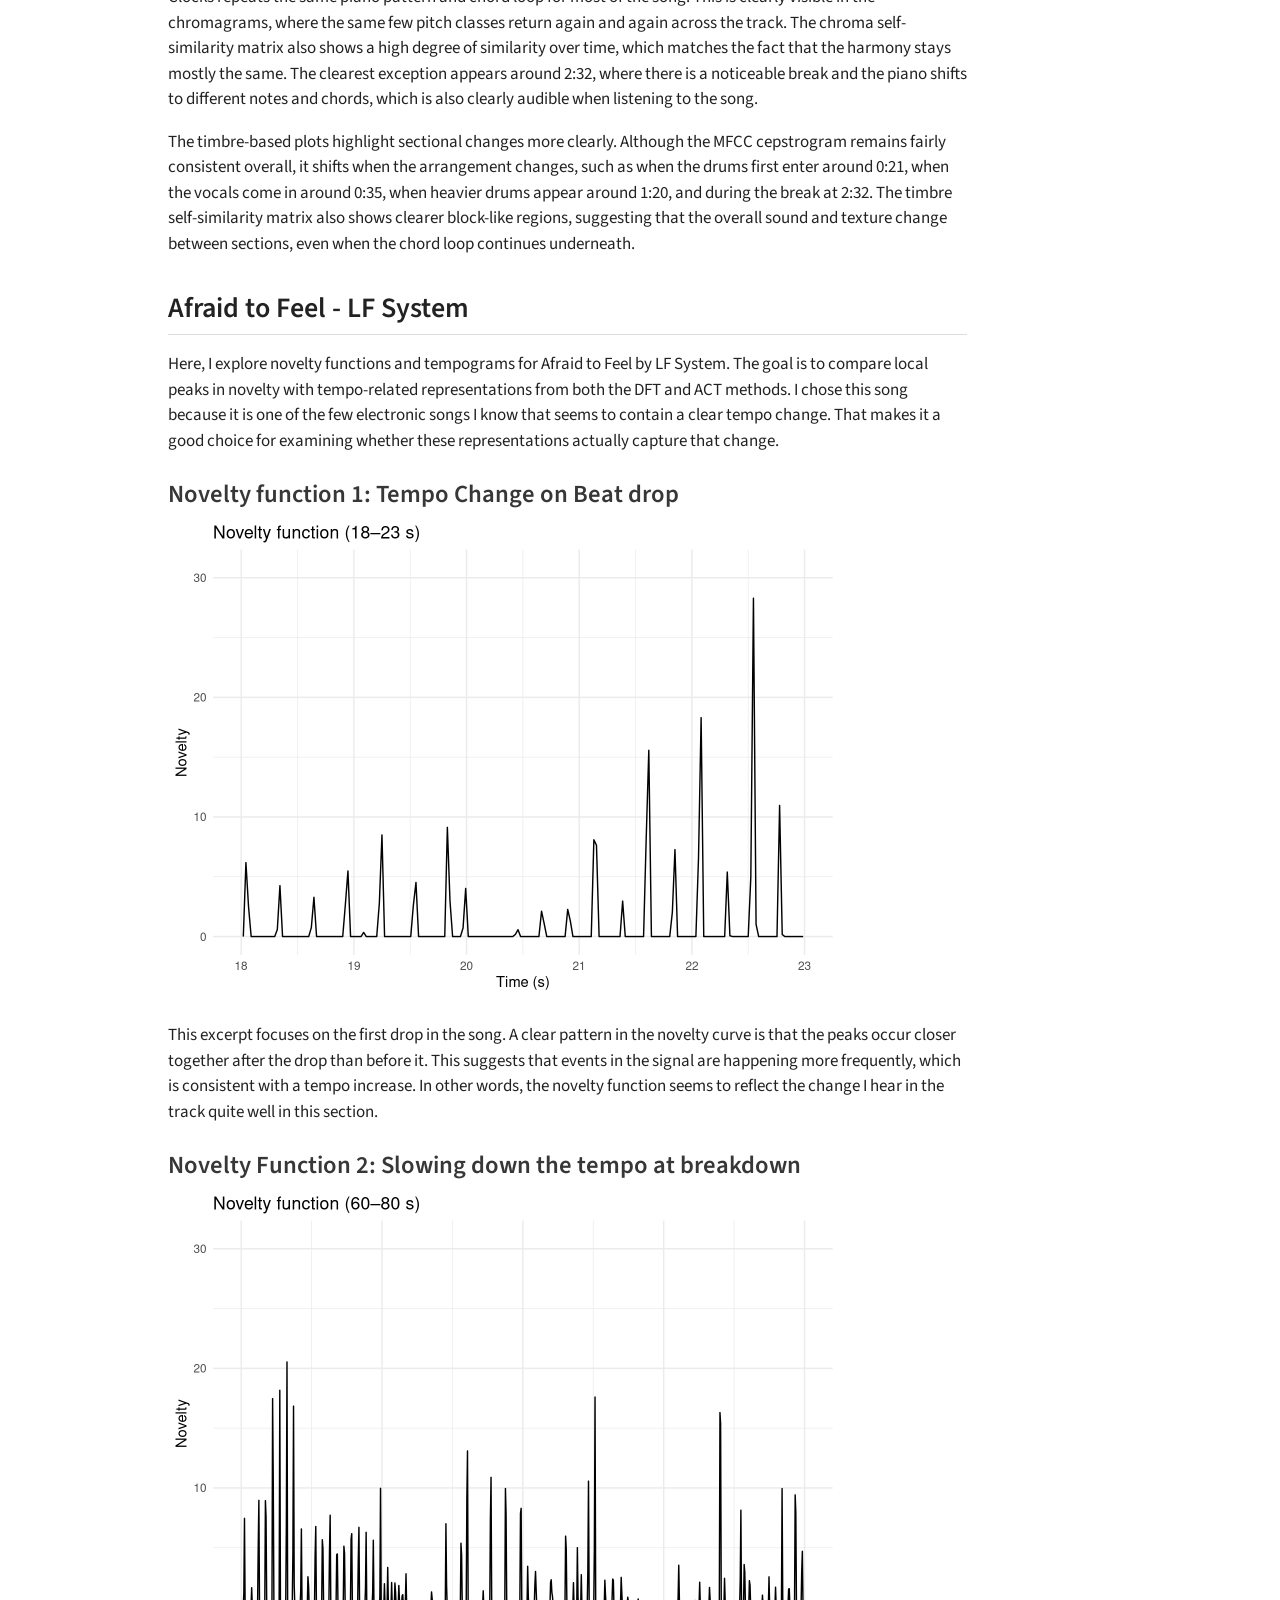
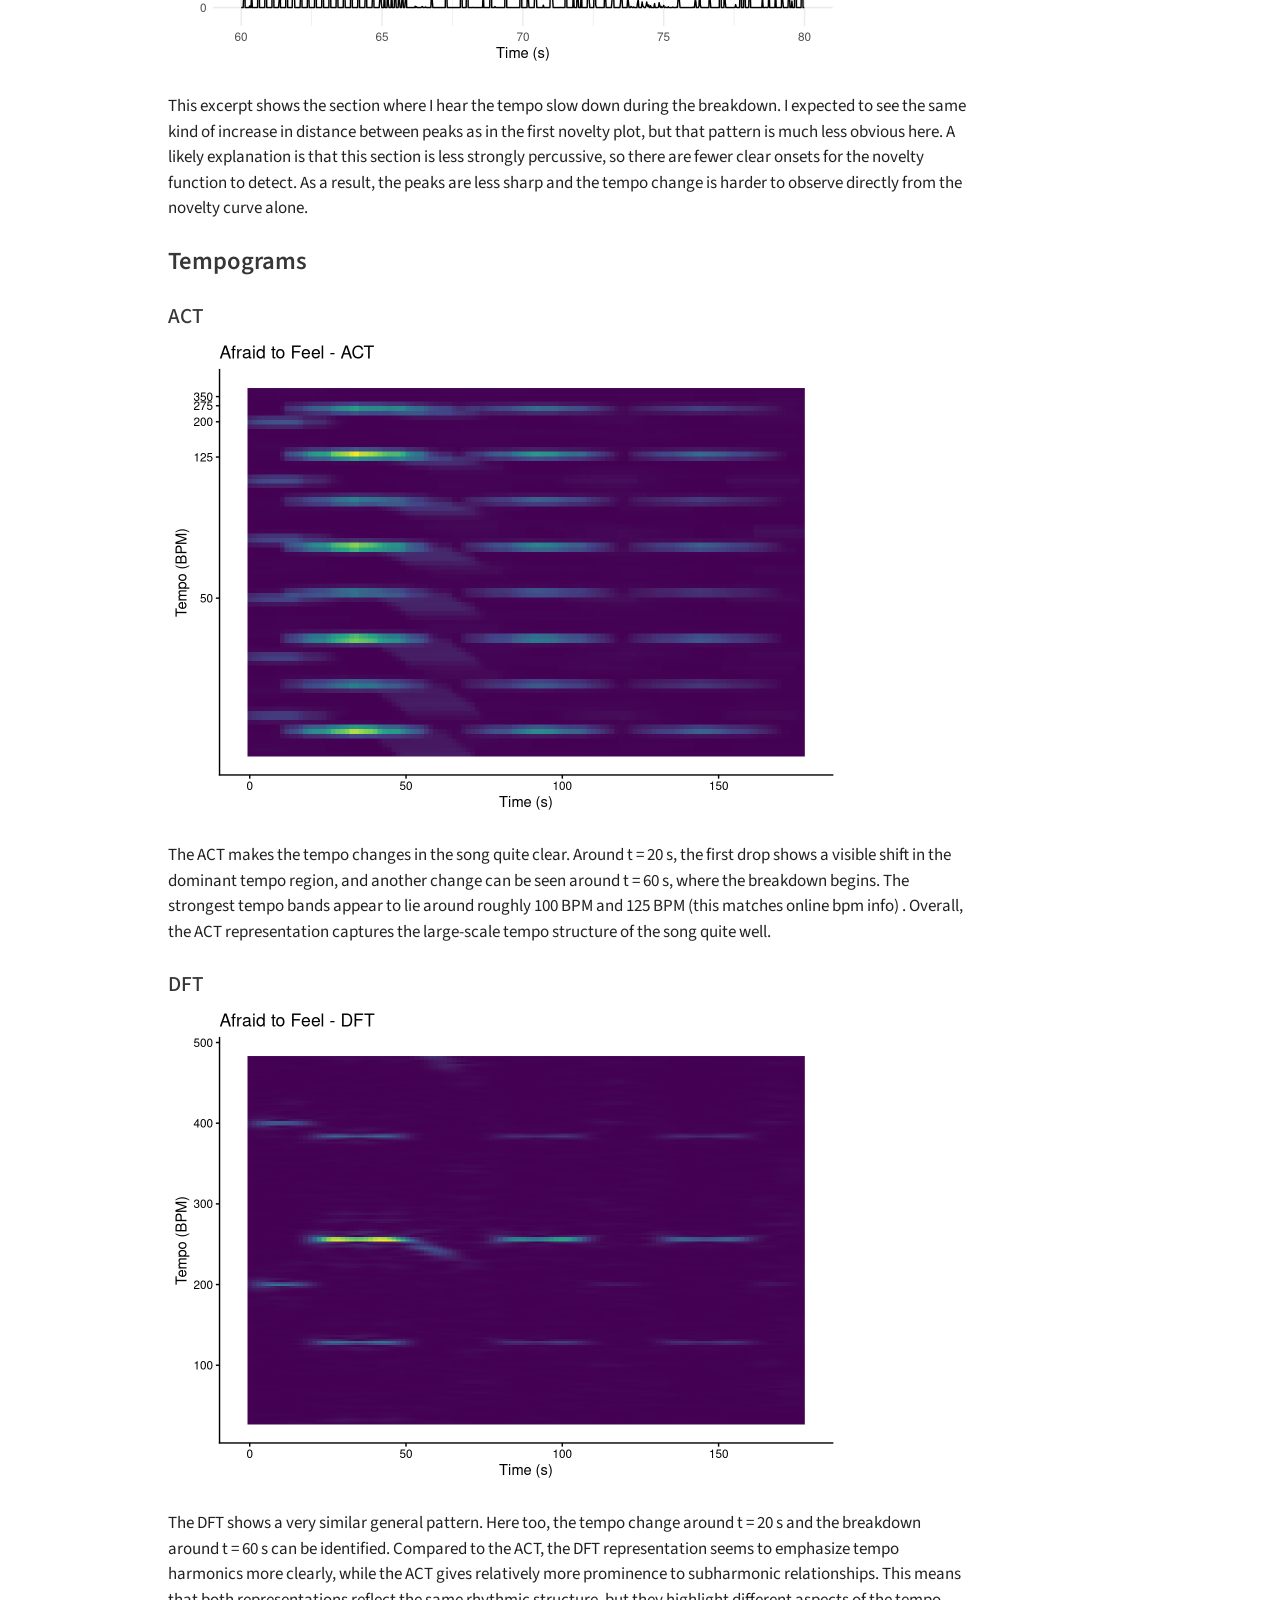
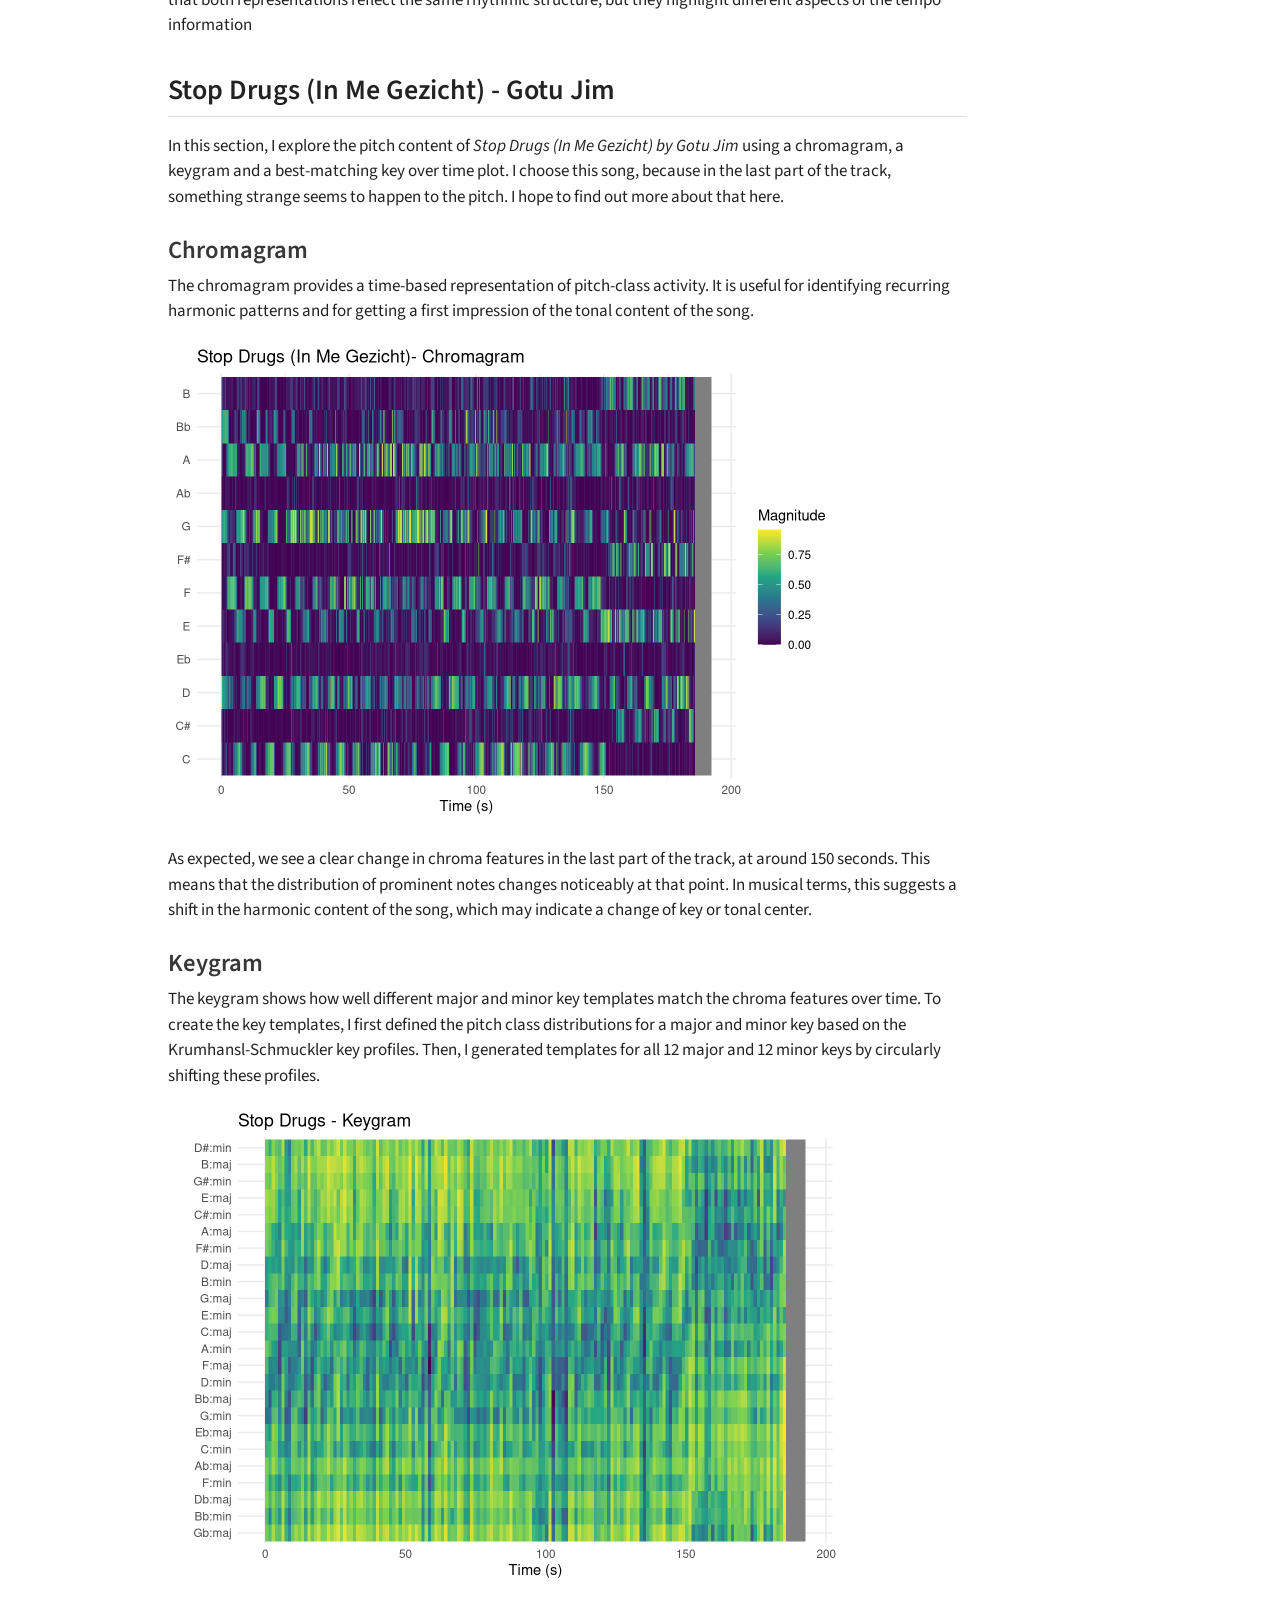
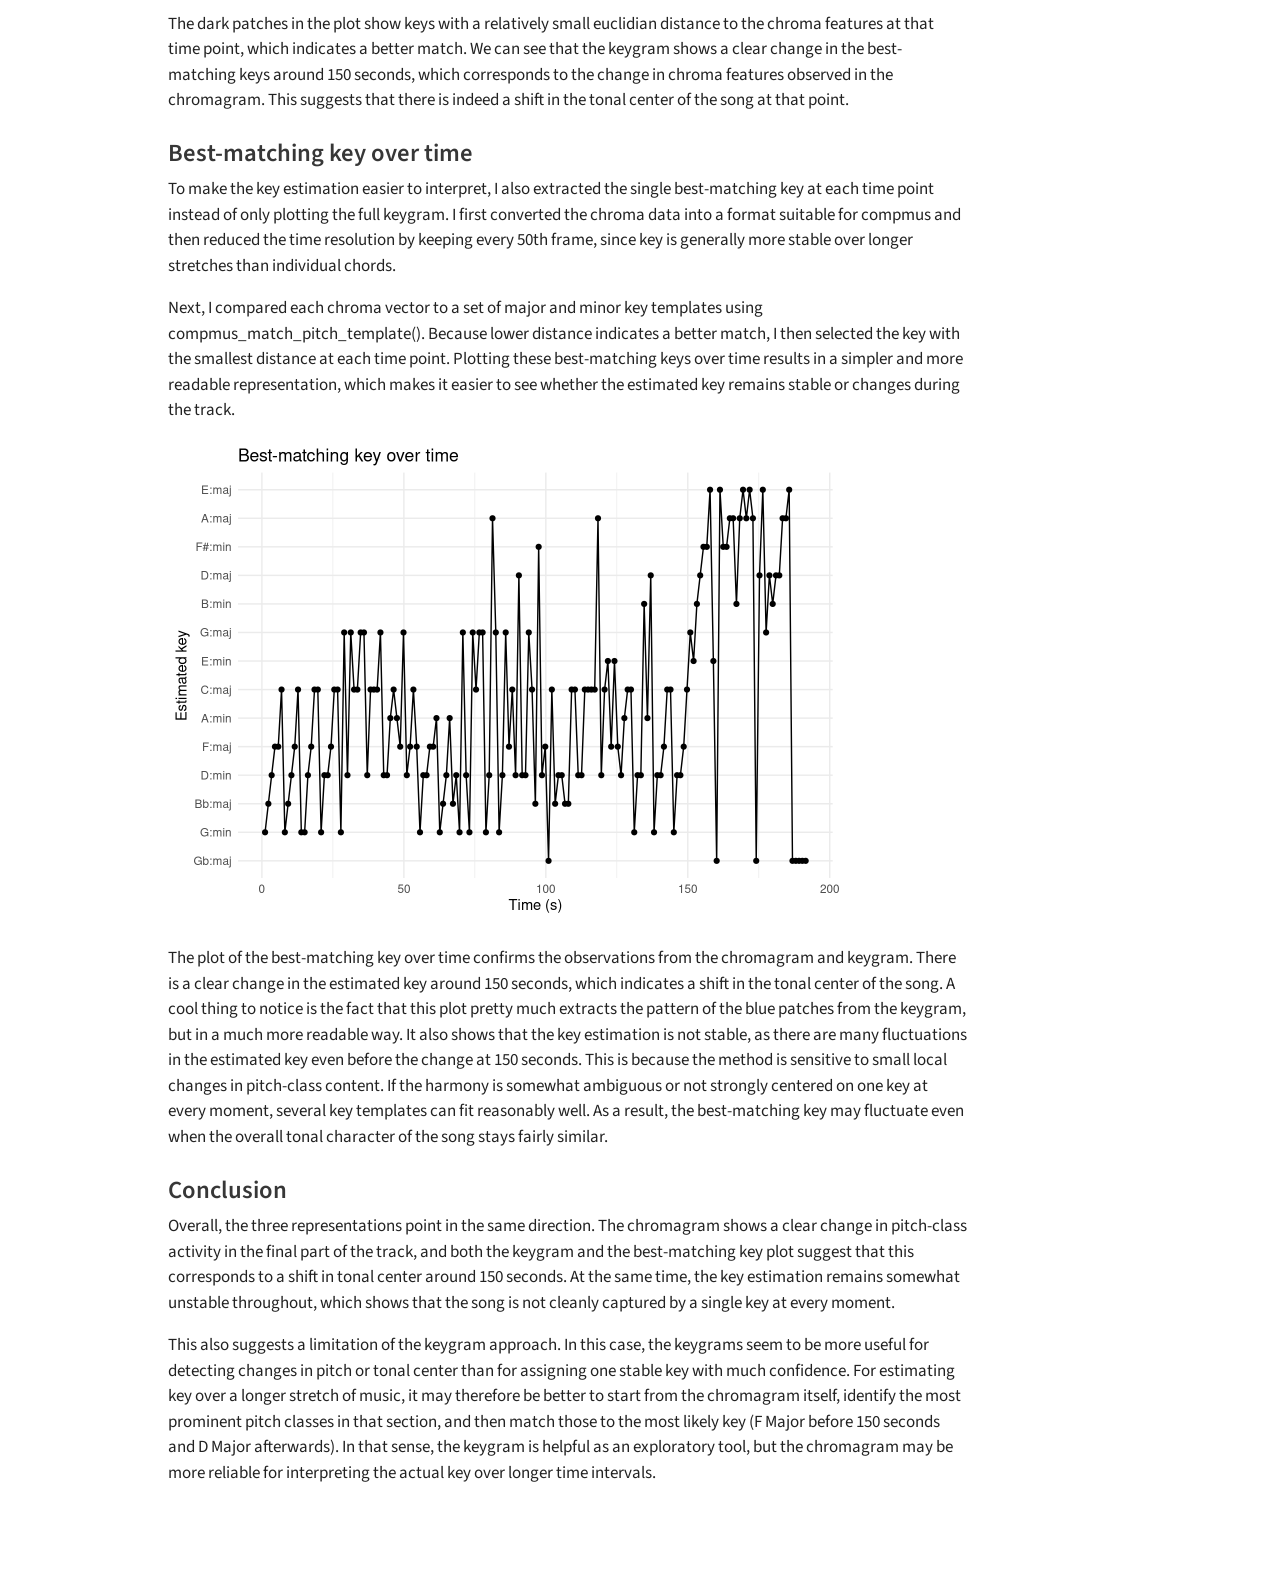
<file: portfolio/feature_analysis.html>
<!DOCTYPE html>
<html xmlns="http://www.w3.org/1999/xhtml" lang="en" xml:lang="en"><head>

<meta charset="utf-8">
<meta name="generator" content="quarto-1.8.25">

<meta name="viewport" content="width=device-width, initial-scale=1.0, user-scalable=yes">


<title>Feature Analysis</title>
<style>
code{white-space: pre-wrap;}
span.smallcaps{font-variant: small-caps;}
div.columns{display: flex; gap: min(4vw, 1.5em);}
div.column{flex: auto; overflow-x: auto;}
div.hanging-indent{margin-left: 1.5em; text-indent: -1.5em;}
ul.task-list{list-style: none;}
ul.task-list li input[type="checkbox"] {
  width: 0.8em;
  margin: 0 0.8em 0.2em -1em; /* quarto-specific, see https://github.com/quarto-dev/quarto-cli/issues/4556 */ 
  vertical-align: middle;
}
</style>


<script src="feature_analysis_files/libs/clipboard/clipboard.min.js"></script>
<script src="feature_analysis_files/libs/quarto-html/quarto.js" type="module"></script>
<script src="feature_analysis_files/libs/quarto-html/tabsets/tabsets.js" type="module"></script>
<script src="feature_analysis_files/libs/quarto-html/axe/axe-check.js" type="module"></script>
<script src="feature_analysis_files/libs/quarto-html/popper.min.js"></script>
<script src="feature_analysis_files/libs/quarto-html/tippy.umd.min.js"></script>
<script src="feature_analysis_files/libs/quarto-html/anchor.min.js"></script>
<link href="feature_analysis_files/libs/quarto-html/tippy.css" rel="stylesheet">
<link href="feature_analysis_files/libs/quarto-html/quarto-syntax-highlighting-7b89279ff1a6dce999919e0e67d4d9ec.css" rel="stylesheet" id="quarto-text-highlighting-styles">
<script src="feature_analysis_files/libs/bootstrap/bootstrap.min.js"></script>
<link href="feature_analysis_files/libs/bootstrap/bootstrap-icons.css" rel="stylesheet">
<link href="feature_analysis_files/libs/bootstrap/bootstrap-a5cc46ccaf4f09d2973d35409a5d0150.min.css" rel="stylesheet" append-hash="true" id="quarto-bootstrap" data-mode="light">


</head>

<body class="quarto-light">

<div id="quarto-content" class="page-columns page-rows-contents page-layout-article">
<div id="quarto-margin-sidebar" class="sidebar margin-sidebar">
  <nav id="TOC" role="doc-toc" class="toc-active">
    <h2 id="toc-title">Table of contents</h2>
   
  <ul>
  <li><a href="#introduction" id="toc-introduction" class="nav-link active" data-scroll-target="#introduction">Introduction</a></li>
  <li><a href="#outlier-analysis" id="toc-outlier-analysis" class="nav-link" data-scroll-target="#outlier-analysis">Outlier analysis</a>
  <ul class="collapse">
  <li><a href="#acousticness-in-winter-dance" id="toc-acousticness-in-winter-dance" class="nav-link" data-scroll-target="#acousticness-in-winter-dance">Acousticness in Winter Dance</a></li>
  </ul></li>
  <li><a href="#clocks---coldplay" id="toc-clocks---coldplay" class="nav-link" data-scroll-target="#clocks---coldplay">Clocks - Coldplay</a>
  <ul class="collapse">
  <li><a href="#euclidean-chromagram" id="toc-euclidean-chromagram" class="nav-link" data-scroll-target="#euclidean-chromagram">Euclidean chromagram</a></li>
  <li><a href="#cepstrogram" id="toc-cepstrogram" class="nav-link" data-scroll-target="#cepstrogram">Cepstrogram</a></li>
  <li><a href="#timbre-self-similarity-matrix" id="toc-timbre-self-similarity-matrix" class="nav-link" data-scroll-target="#timbre-self-similarity-matrix">Timbre self-similarity matrix</a></li>
  <li><a href="#chroma-self-similarity-matrix" id="toc-chroma-self-similarity-matrix" class="nav-link" data-scroll-target="#chroma-self-similarity-matrix">Chroma self-similarity matrix</a></li>
  <li><a href="#interpretation-1" id="toc-interpretation-1" class="nav-link" data-scroll-target="#interpretation-1">Interpretation</a></li>
  </ul></li>
  <li><a href="#afraid-to-feel---lf-system" id="toc-afraid-to-feel---lf-system" class="nav-link" data-scroll-target="#afraid-to-feel---lf-system">Afraid to Feel - LF System</a>
  <ul class="collapse">
  <li><a href="#novelty-function-1-tempo-change-on-beat-drop" id="toc-novelty-function-1-tempo-change-on-beat-drop" class="nav-link" data-scroll-target="#novelty-function-1-tempo-change-on-beat-drop">Novelty function 1: Tempo Change on Beat drop</a></li>
  <li><a href="#novelty-function-2-slowing-down-the-tempo-at-breakdown" id="toc-novelty-function-2-slowing-down-the-tempo-at-breakdown" class="nav-link" data-scroll-target="#novelty-function-2-slowing-down-the-tempo-at-breakdown">Novelty Function 2: Slowing down the tempo at breakdown</a></li>
  <li><a href="#tempograms" id="toc-tempograms" class="nav-link" data-scroll-target="#tempograms">Tempograms</a></li>
  </ul></li>
  <li><a href="#stop-drugs-in-me-gezicht---gotu-jim" id="toc-stop-drugs-in-me-gezicht---gotu-jim" class="nav-link" data-scroll-target="#stop-drugs-in-me-gezicht---gotu-jim">Stop Drugs (In Me Gezicht) - Gotu Jim</a>
  <ul class="collapse">
  <li><a href="#chromagram" id="toc-chromagram" class="nav-link" data-scroll-target="#chromagram">Chromagram</a></li>
  <li><a href="#keygram" id="toc-keygram" class="nav-link" data-scroll-target="#keygram">Keygram</a></li>
  <li><a href="#best-matching-key-over-time" id="toc-best-matching-key-over-time" class="nav-link" data-scroll-target="#best-matching-key-over-time">Best-matching key over time</a></li>
  <li><a href="#conclusion-1" id="toc-conclusion-1" class="nav-link" data-scroll-target="#conclusion-1">Conclusion</a></li>
  </ul></li>
  </ul>
</nav>
</div>
<main class="content" id="quarto-document-content">

<header id="title-block-header" class="quarto-title-block default">
<div class="quarto-title">
<h1 class="title">Feature Analysis</h1>
</div>



<div class="quarto-title-meta">

    
  
    
  </div>
  


</header>


<section id="introduction" class="level2">
<h2 class="anchored" data-anchor-id="introduction">Introduction</h2>
<p>This part of my portfolio is mainly intended as a space to take a closer look at a number of interesting songs from my corpus. Rather than focusing only on broader patterns across playlists, it highlights individual tracks that stood out to me during the analysis of my corpus. At the same time, it also provides an opportunity to showcase some of the MIR methods I learned in the course by applying them to concrete musical examples.</p>
</section>
<section id="outlier-analysis" class="level2">
<h2 class="anchored" data-anchor-id="outlier-analysis">Outlier analysis</h2>
<p>In this section, I will discuss some of the outliers that we saw in the corpus exploration.</p>
<section id="acousticness-in-winter-dance" class="level3">
<h3 class="anchored" data-anchor-id="acousticness-in-winter-dance">Acousticness in Winter Dance</h3>
<div class="cell">
<div class="cell-output cell-output-stdout">
<pre><code># A tibble: 12 × 4
   playlist     `Track Name`                       `Artist Name(s)` Acousticness
   &lt;fct&gt;        &lt;chr&gt;                              &lt;chr&gt;                   &lt;dbl&gt;
 1 Winter Dance Vibes                              Dimmish                 0.106
 2 Winter Dance B.O.T.A. (Baddest Of Them All) - … Eliza Rose;Inte…        0.24 
 3 Winter Dance Your Man - Radio Edit              Guilty                  0.192
 4 Winter Dance On My Mind - Enzo is Burning Remix Alan Fitzpatric…        0.153
 5 Winter Dance Bootman                            Ross from Frien…        0.117
 6 Winter Dance Schlafen                           COMPUTER DATA           0.136
 7 Winter Dance like me                            paleboi                 0.285
 8 Winter Dance Talk To Me You'll Understand       Ross from Frien…        0.664
 9 Winter Dance Roach Fingers                      Jesse Bru               0.108
10 Winter Dance Fork in the Path - David Marston … Life on Planets…        0.196
11 Winter Dance pass on over                       sunflwr                 0.521
12 Winter Dance The Way I'm Feeling                Mall Grab               0.197</code></pre>
</div>
</div>
<p>This playlist contains two tracks with unusually high acousticness values, namely <em>Talk to Me You’ll Understand - Ross From Friends</em> and <em>pass on over - sunflwr</em>. My first intuition is to say that both of these songs are a lot more LOFI than the rest of the playlist, but let’s explore their features to find out why their acousticness is higher.</p>
<p>First of all we are going to plot the loudness and acousticness levels of all the tracks in the playlist, to see how these two tracks compare to the rest of the playlist.</p>
<div class="cell">
<div class="cell-output-display">
<div>
<figure class="figure">
<p><img src="feature_analysis_files/figure-html/unnamed-chunk-3-1.png" class="img-fluid figure-img" width="672"></p>
</figure>
</div>
</div>
</div>
<p>The scatterplot shows that the two acousticness outliers also differ clearly in loudness. <em>Talk To Me You’ll Understand</em> and <em>pass on over</em> are positioned far to the right of the rest of the playlist, confirming that they are much more acoustic than the other Winter Dance tracks. At the same time, both are also among the quieter tracks in the playlist, especially <em>pass on over</em>. This could suggest that their high acousticness is part of a broader difference in production style, rather than just an isolated feature value. While most Winter Dance tracks cluster around very low acousticness and relatively high loudness, these two songs combine a more acoustic sound world with quieter, less forceful production, which supports the impression that they are more lo-fi or organic in character.</p>
<p>We also want to compare the acoustincess and energy levels of the tracks, to see whether the acousticness outliers also differ in energy from the rest of the playlist.</p>
<div class="cell">
<div class="cell-output-display">
<div>
<figure class="figure">
<p><img src="feature_analysis_files/figure-html/unnamed-chunk-4-1.png" class="img-fluid figure-img" width="672"></p>
</figure>
</div>
</div>
</div>
<p>The energy plot shows a similar pattern, although less strongly than the loudness plot. <em>Talk To Me You’ll Understand</em> and <em>pass on over</em> again stand out as clear acousticness outliers, but in terms of energy they are not quite as separate from the rest of the playlist. Both tracks have relatively moderate energy values rather than the very high values seen in many of the more typical Winter Dance songs. This suggests that their higher acousticness is accompanied by a somewhat softer or less driving character, but the contrast with the rest of the playlist is weaker here than it was for loudness.</p>
<p>To dive deeper into what makes these songs acoustic, I want to compare them to a song in a similar loudness/energy range, but with much lower acousticness. This song is <em>Like Me - Paleboi</em>. It has even lower energy and loudness than the two acousticness outliers, but it is still a lot less acoustic. Comparing these three songs will hopefully give us a better sense of what the acousticness feature actually captures in this playlist.</p>
<section id="fever-pitch---treasure-series" class="level4">
<h4 class="anchored" data-anchor-id="fever-pitch---treasure-series">Fever Pitch - Treasure Series</h4>
<div class="cell">
<div class="cell-output-display">
<div>
<figure class="figure">
<p><img src="feature_analysis_files/figure-html/unnamed-chunk-6-1.png" class="img-fluid figure-img" width="672"></p>
</figure>
</div>
</div>
</div>
</section>
<section id="like-me---paleboi" class="level4">
<h4 class="anchored" data-anchor-id="like-me---paleboi">Like me - PaleBoi</h4>
<div class="cell">
<div class="cell-output-display">
<div>
<figure class="figure">
<p><img src="feature_analysis_files/figure-html/unnamed-chunk-7-1.png" class="img-fluid figure-img" width="672"></p>
</figure>
</div>
</div>
</div>
</section>
<section id="pass-on-over---snflower" class="level4">
<h4 class="anchored" data-anchor-id="pass-on-over---snflower">pass on over - snflower</h4>
<div class="cell">
<div class="cell-output-display">
<div>
<figure class="figure">
<p><img src="feature_analysis_files/figure-html/unnamed-chunk-8-1.png" class="img-fluid figure-img" width="672"></p>
</figure>
</div>
</div>
</div>
</section>
<section id="talk-to-me-youll-understand---ross-from-friends" class="level4">
<h4 class="anchored" data-anchor-id="talk-to-me-youll-understand---ross-from-friends">Talk to Me You’ll Understand - Ross From Friends</h4>
<div class="cell">
<div class="cell-output-display">
<div>
<figure class="figure">
<p><img src="feature_analysis_files/figure-html/unnamed-chunk-9-1.png" class="img-fluid figure-img" width="672"></p>
</figure>
</div>
</div>
</div>
</section>
<section id="interpretation" class="level4">
<h4 class="anchored" data-anchor-id="interpretation">Interpretation</h4>
<p>The cepstrograms suggest a subtle difference between the less acoustic tracks and the two acousticness outliers. <em>Fever Pitch</em> and <em>Like Me</em>, which have relatively low acousticness but comparable loudness and energy, seem to show somewhat higher magnitudes in the upper timbre bands. In contrast, <em>pass on over</em> and especially <em>Talk To Me You’ll Understand</em> appear to be more concentrated in the lower bands. This points to a broader difference in timbral profile, even if the exact meaning of these bands is not easy to interpret directly.</p>
<p>Another thing that stands out is that <em>Fever Pitch</em> shows clearer line-like patterns across the bands, which fits with the fact that it is a fairly percussive house track with relatively few instrumental influences. As the tracks become more acoustic, these lines seem to blend together more. This could correspond to the more lo-fi, filtered, or organic feel of the acousticness outliers, although that interpretation remains somewhat speculative. When comparing the songs by ear, I also noticed that the drums seem to become progressively more lo-fi, distorted, or filtered from <em>Fever Pitch</em> to <em>Talk To Me You’ll Understand</em>. That may play a role in why the more acoustic tracks look different here, but the cepstrograms alone are not enough to confirm that with certainty.</p>
</section>
<section id="conclusion" class="level4">
<h4 class="anchored" data-anchor-id="conclusion">Conclusion</h4>
<p>Overall, the acousticness comparison suggests that the two Winter Dance outliers differ from the rest of the playlist in more than just one Spotify feature. The scatterplots showed that Talk To Me You’ll Understand and pass on over are not only much more acoustic, but also somewhat quieter and slightly less energetic than most of the other tracks. The cepstrograms add to this by suggesting a shift in timbral character: Fever Pitch shows clearer line-like patterns that fit its more percussive house texture, while the more acoustic tracks appear more blended and diffuse. This may correspond to the more lo-fi, filtered, or organic feel of the acousticness outliers. At the same time, it is difficult to draw a really conclusive explanation, since acousticness is likely influenced by multiple factors at once, such as instrumentation, production style, timbral texture, and the overall character of the mix. The main conclusion, then, is that these outliers seem to occupy a different sonic corner of the playlist rather than simply being isolated acousticness anomalies.</p>
</section>
</section>
</section>
<section id="clocks---coldplay" class="level2">
<h2 class="anchored" data-anchor-id="clocks---coldplay">Clocks - Coldplay</h2>
<p>Clocks by Coldplay is a useful example for comparing chroma and timbre representations. The song repeats the same piano pattern and chord loop for most of its duration, while the texture and arrangement still change between sections. That makes it a good case for showing how different MIR representations capture different aspects of musical structure.</p>
<section id="euclidean-chromagram" class="level3">
<h3 class="anchored" data-anchor-id="euclidean-chromagram">Euclidean chromagram</h3>
<div class="cell">
<div class="cell-output-display">
<div>
<figure class="figure">
<p><img src="feature_analysis_files/figure-html/unnamed-chunk-11-1.png" class="img-fluid figure-img" width="672"></p>
</figure>
</div>
</div>
</div>
</section>
<section id="cepstrogram" class="level3">
<h3 class="anchored" data-anchor-id="cepstrogram">Cepstrogram</h3>
<div class="cell">
<div class="cell-output-display">
<div>
<figure class="figure">
<p><img src="feature_analysis_files/figure-html/unnamed-chunk-12-1.png" class="img-fluid figure-img" width="672"></p>
</figure>
</div>
</div>
</div>
</section>
<section id="timbre-self-similarity-matrix" class="level3">
<h3 class="anchored" data-anchor-id="timbre-self-similarity-matrix">Timbre self-similarity matrix</h3>
<div class="cell">
<div class="cell-output-display">
<div>
<figure class="figure">
<p><img src="feature_analysis_files/figure-html/unnamed-chunk-13-1.png" class="img-fluid figure-img" width="672"></p>
</figure>
</div>
</div>
</div>
</section>
<section id="chroma-self-similarity-matrix" class="level3">
<h3 class="anchored" data-anchor-id="chroma-self-similarity-matrix">Chroma self-similarity matrix</h3>
<div class="cell">
<div class="cell-output-display">
<div>
<figure class="figure">
<p><img src="feature_analysis_files/figure-html/unnamed-chunk-14-1.png" class="img-fluid figure-img" width="672"></p>
</figure>
</div>
</div>
</div>
</section>
<section id="interpretation-1" class="level3">
<h3 class="anchored" data-anchor-id="interpretation-1">Interpretation</h3>
<p>Clocks repeats the same piano pattern and chord loop for most of the song. This is clearly visible in the chromagrams, where the same few pitch classes return again and again across the track. The chroma self-similarity matrix also shows a high degree of similarity over time, which matches the fact that the harmony stays mostly the same. The clearest exception appears around 2:32, where there is a noticeable break and the piano shifts to different notes and chords, which is also clearly audible when listening to the song.</p>
<p>The timbre-based plots highlight sectional changes more clearly. Although the MFCC cepstrogram remains fairly consistent overall, it shifts when the arrangement changes, such as when the drums first enter around 0:21, when the vocals come in around 0:35, when heavier drums appear around 1:20, and during the break at 2:32. The timbre self-similarity matrix also shows clearer block-like regions, suggesting that the overall sound and texture change between sections, even when the chord loop continues underneath.</p>
</section>
</section>
<section id="afraid-to-feel---lf-system" class="level2">
<h2 class="anchored" data-anchor-id="afraid-to-feel---lf-system">Afraid to Feel - LF System</h2>
<p>Here, I explore novelty functions and tempograms for Afraid to Feel by LF System. The goal is to compare local peaks in novelty with tempo-related representations from both the DFT and ACT methods. I chose this song because it is one of the few electronic songs I know that seems to contain a clear tempo change. That makes it a good choice for examining whether these representations actually capture that change.</p>
<section id="novelty-function-1-tempo-change-on-beat-drop" class="level3">
<h3 class="anchored" data-anchor-id="novelty-function-1-tempo-change-on-beat-drop">Novelty function 1: Tempo Change on Beat drop</h3>
<div class="cell">
<div class="cell-output-display">
<div>
<figure class="figure">
<p><img src="feature_analysis_files/figure-html/unnamed-chunk-16-1.png" class="img-fluid figure-img" width="672"></p>
</figure>
</div>
</div>
</div>
<p>This excerpt focuses on the first drop in the song. A clear pattern in the novelty curve is that the peaks occur closer together after the drop than before it. This suggests that events in the signal are happening more frequently, which is consistent with a tempo increase. In other words, the novelty function seems to reflect the change I hear in the track quite well in this section.</p>
</section>
<section id="novelty-function-2-slowing-down-the-tempo-at-breakdown" class="level3">
<h3 class="anchored" data-anchor-id="novelty-function-2-slowing-down-the-tempo-at-breakdown">Novelty Function 2: Slowing down the tempo at breakdown</h3>
<div class="cell">
<div class="cell-output-display">
<div>
<figure class="figure">
<p><img src="feature_analysis_files/figure-html/unnamed-chunk-17-1.png" class="img-fluid figure-img" width="672"></p>
</figure>
</div>
</div>
</div>
<p>This excerpt shows the section where I hear the tempo slow down during the breakdown. I expected to see the same kind of increase in distance between peaks as in the first novelty plot, but that pattern is much less obvious here. A likely explanation is that this section is less strongly percussive, so there are fewer clear onsets for the novelty function to detect. As a result, the peaks are less sharp and the tempo change is harder to observe directly from the novelty curve alone.</p>
</section>
<section id="tempograms" class="level3">
<h3 class="anchored" data-anchor-id="tempograms">Tempograms</h3>
<section id="act" class="level4">
<h4 class="anchored" data-anchor-id="act">ACT</h4>
<div class="cell">
<div class="cell-output-display">
<div>
<figure class="figure">
<p><img src="feature_analysis_files/figure-html/unnamed-chunk-18-1.png" class="img-fluid figure-img" width="672"></p>
</figure>
</div>
</div>
</div>
<p>The ACT makes the tempo changes in the song quite clear. Around t = 20 s, the first drop shows a visible shift in the dominant tempo region, and another change can be seen around t = 60 s, where the breakdown begins. The strongest tempo bands appear to lie around roughly 100 BPM and 125 BPM (this matches online bpm info) . Overall, the ACT representation captures the large-scale tempo structure of the song quite well.</p>
</section>
<section id="dft" class="level4">
<h4 class="anchored" data-anchor-id="dft">DFT</h4>
<div class="cell">
<div class="cell-output-display">
<div>
<figure class="figure">
<p><img src="feature_analysis_files/figure-html/unnamed-chunk-19-1.png" class="img-fluid figure-img" width="672"></p>
</figure>
</div>
</div>
</div>
<p>The DFT shows a very similar general pattern. Here too, the tempo change around t = 20 s and the breakdown around t = 60 s can be identified. Compared to the ACT, the DFT representation seems to emphasize tempo harmonics more clearly, while the ACT gives relatively more prominence to subharmonic relationships. This means that both representations reflect the same rhythmic structure, but they highlight different aspects of the tempo information</p>
</section>
</section>
</section>
<section id="stop-drugs-in-me-gezicht---gotu-jim" class="level2">
<h2 class="anchored" data-anchor-id="stop-drugs-in-me-gezicht---gotu-jim">Stop Drugs (In Me Gezicht) - Gotu Jim</h2>
<p>In this section, I explore the pitch content of <em>Stop Drugs (In Me Gezicht) by Gotu Jim</em> using a chromagram, a keygram and a best-matching key over time plot. I choose this song, because in the last part of the track, something strange seems to happen to the pitch. I hope to find out more about that here.</p>
<section id="chromagram" class="level3">
<h3 class="anchored" data-anchor-id="chromagram">Chromagram</h3>
<p>The chromagram provides a time-based representation of pitch-class activity. It is useful for identifying recurring harmonic patterns and for getting a first impression of the tonal content of the song.</p>
<div class="cell">
<div class="cell-output-display">
<div>
<figure class="figure">
<p><img src="feature_analysis_files/figure-html/unnamed-chunk-21-1.png" class="img-fluid figure-img" width="672"></p>
</figure>
</div>
</div>
</div>
<p>As expected, we see a clear change in chroma features in the last part of the track, at around 150 seconds. This means that the distribution of prominent notes changes noticeably at that point. In musical terms, this suggests a shift in the harmonic content of the song, which may indicate a change of key or tonal center.</p>
</section>
<section id="keygram" class="level3">
<h3 class="anchored" data-anchor-id="keygram">Keygram</h3>
<p>The keygram shows how well different major and minor key templates match the chroma features over time. To create the key templates, I first defined the pitch class distributions for a major and minor key based on the Krumhansl-Schmuckler key profiles. Then, I generated templates for all 12 major and 12 minor keys by circularly shifting these profiles.</p>
<div class="cell">
<div class="cell-output-display">
<div>
<figure class="figure">
<p><img src="feature_analysis_files/figure-html/unnamed-chunk-23-1.png" class="img-fluid figure-img" width="672"></p>
</figure>
</div>
</div>
</div>
<p>The dark patches in the plot show keys with a relatively small euclidian distance to the chroma features at that time point, which indicates a better match. We can see that the keygram shows a clear change in the best-matching keys around 150 seconds, which corresponds to the change in chroma features observed in the chromagram. This suggests that there is indeed a shift in the tonal center of the song at that point.</p>
</section>
<section id="best-matching-key-over-time" class="level3">
<h3 class="anchored" data-anchor-id="best-matching-key-over-time">Best-matching key over time</h3>
<p>To make the key estimation easier to interpret, I also extracted the single best-matching key at each time point instead of only plotting the full keygram. I first converted the chroma data into a format suitable for compmus and then reduced the time resolution by keeping every 50th frame, since key is generally more stable over longer stretches than individual chords.</p>
<p>Next, I compared each chroma vector to a set of major and minor key templates using compmus_match_pitch_template(). Because lower distance indicates a better match, I then selected the key with the smallest distance at each time point. Plotting these best-matching keys over time results in a simpler and more readable representation, which makes it easier to see whether the estimated key remains stable or changes during the track.</p>
<div class="cell">
<div class="cell-output-display">
<div>
<figure class="figure">
<p><img src="feature_analysis_files/figure-html/unnamed-chunk-24-1.png" class="img-fluid figure-img" width="672"></p>
</figure>
</div>
</div>
</div>
<p>The plot of the best-matching key over time confirms the observations from the chromagram and keygram. There is a clear change in the estimated key around 150 seconds, which indicates a shift in the tonal center of the song. A cool thing to notice is the fact that this plot pretty much extracts the pattern of the blue patches from the keygram, but in a much more readable way. It also shows that the key estimation is not stable, as there are many fluctuations in the estimated key even before the change at 150 seconds. This is because the method is sensitive to small local changes in pitch-class content. If the harmony is somewhat ambiguous or not strongly centered on one key at every moment, several key templates can fit reasonably well. As a result, the best-matching key may fluctuate even when the overall tonal character of the song stays fairly similar.</p>
</section>
<section id="conclusion-1" class="level3">
<h3 class="anchored" data-anchor-id="conclusion-1">Conclusion</h3>
<p>Overall, the three representations point in the same direction. The chromagram shows a clear change in pitch-class activity in the final part of the track, and both the keygram and the best-matching key plot suggest that this corresponds to a shift in tonal center around 150 seconds. At the same time, the key estimation remains somewhat unstable throughout, which shows that the song is not cleanly captured by a single key at every moment.</p>
<p>This also suggests a limitation of the keygram approach. In this case, the keygrams seem to be more useful for detecting changes in pitch or tonal center than for assigning one stable key with much confidence. For estimating key over a longer stretch of music, it may therefore be better to start from the chromagram itself, identify the most prominent pitch classes in that section, and then match those to the most likely key (F Major before 150 seconds and D Major afterwards). In that sense, the keygram is helpful as an exploratory tool, but the chromagram may be more reliable for interpreting the actual key over longer time intervals.</p>
</section>
</section>

</main>
<!-- /main column -->
<script id="quarto-html-after-body" type="application/javascript">
  window.document.addEventListener("DOMContentLoaded", function (event) {
    const icon = "";
    const anchorJS = new window.AnchorJS();
    anchorJS.options = {
      placement: 'right',
      icon: icon
    };
    anchorJS.add('.anchored');
    const isCodeAnnotation = (el) => {
      for (const clz of el.classList) {
        if (clz.startsWith('code-annotation-')) {                     
          return true;
        }
      }
      return false;
    }
    const onCopySuccess = function(e) {
      // button target
      const button = e.trigger;
      // don't keep focus
      button.blur();
      // flash "checked"
      button.classList.add('code-copy-button-checked');
      var currentTitle = button.getAttribute("title");
      button.setAttribute("title", "Copied!");
      let tooltip;
      if (window.bootstrap) {
        button.setAttribute("data-bs-toggle", "tooltip");
        button.setAttribute("data-bs-placement", "left");
        button.setAttribute("data-bs-title", "Copied!");
        tooltip = new bootstrap.Tooltip(button, 
          { trigger: "manual", 
            customClass: "code-copy-button-tooltip",
            offset: [0, -8]});
        tooltip.show();    
      }
      setTimeout(function() {
        if (tooltip) {
          tooltip.hide();
          button.removeAttribute("data-bs-title");
          button.removeAttribute("data-bs-toggle");
          button.removeAttribute("data-bs-placement");
        }
        button.setAttribute("title", currentTitle);
        button.classList.remove('code-copy-button-checked');
      }, 1000);
      // clear code selection
      e.clearSelection();
    }
    const getTextToCopy = function(trigger) {
      const outerScaffold = trigger.parentElement.cloneNode(true);
      const codeEl = outerScaffold.querySelector('code');
      for (const childEl of codeEl.children) {
        if (isCodeAnnotation(childEl)) {
          childEl.remove();
        }
      }
      return codeEl.innerText;
    }
    const clipboard = new window.ClipboardJS('.code-copy-button:not([data-in-quarto-modal])', {
      text: getTextToCopy
    });
    clipboard.on('success', onCopySuccess);
    if (window.document.getElementById('quarto-embedded-source-code-modal')) {
      const clipboardModal = new window.ClipboardJS('.code-copy-button[data-in-quarto-modal]', {
        text: getTextToCopy,
        container: window.document.getElementById('quarto-embedded-source-code-modal')
      });
      clipboardModal.on('success', onCopySuccess);
    }
      var localhostRegex = new RegExp(/^(?:http|https):\/\/localhost\:?[0-9]*\//);
      var mailtoRegex = new RegExp(/^mailto:/);
        var filterRegex = new RegExp('/' + window.location.host + '/');
      var isInternal = (href) => {
          return filterRegex.test(href) || localhostRegex.test(href) || mailtoRegex.test(href);
      }
      // Inspect non-navigation links and adorn them if external
     var links = window.document.querySelectorAll('a[href]:not(.nav-link):not(.navbar-brand):not(.toc-action):not(.sidebar-link):not(.sidebar-item-toggle):not(.pagination-link):not(.no-external):not([aria-hidden]):not(.dropdown-item):not(.quarto-navigation-tool):not(.about-link)');
      for (var i=0; i<links.length; i++) {
        const link = links[i];
        if (!isInternal(link.href)) {
          // undo the damage that might have been done by quarto-nav.js in the case of
          // links that we want to consider external
          if (link.dataset.originalHref !== undefined) {
            link.href = link.dataset.originalHref;
          }
        }
      }
    function tippyHover(el, contentFn, onTriggerFn, onUntriggerFn) {
      const config = {
        allowHTML: true,
        maxWidth: 500,
        delay: 100,
        arrow: false,
        appendTo: function(el) {
            return el.parentElement;
        },
        interactive: true,
        interactiveBorder: 10,
        theme: 'quarto',
        placement: 'bottom-start',
      };
      if (contentFn) {
        config.content = contentFn;
      }
      if (onTriggerFn) {
        config.onTrigger = onTriggerFn;
      }
      if (onUntriggerFn) {
        config.onUntrigger = onUntriggerFn;
      }
      window.tippy(el, config); 
    }
    const noterefs = window.document.querySelectorAll('a[role="doc-noteref"]');
    for (var i=0; i<noterefs.length; i++) {
      const ref = noterefs[i];
      tippyHover(ref, function() {
        // use id or data attribute instead here
        let href = ref.getAttribute('data-footnote-href') || ref.getAttribute('href');
        try { href = new URL(href).hash; } catch {}
        const id = href.replace(/^#\/?/, "");
        const note = window.document.getElementById(id);
        if (note) {
          return note.innerHTML;
        } else {
          return "";
        }
      });
    }
    const xrefs = window.document.querySelectorAll('a.quarto-xref');
    const processXRef = (id, note) => {
      // Strip column container classes
      const stripColumnClz = (el) => {
        el.classList.remove("page-full", "page-columns");
        if (el.children) {
          for (const child of el.children) {
            stripColumnClz(child);
          }
        }
      }
      stripColumnClz(note)
      if (id === null || id.startsWith('sec-')) {
        // Special case sections, only their first couple elements
        const container = document.createElement("div");
        if (note.children && note.children.length > 2) {
          container.appendChild(note.children[0].cloneNode(true));
          for (let i = 1; i < note.children.length; i++) {
            const child = note.children[i];
            if (child.tagName === "P" && child.innerText === "") {
              continue;
            } else {
              container.appendChild(child.cloneNode(true));
              break;
            }
          }
          if (window.Quarto?.typesetMath) {
            window.Quarto.typesetMath(container);
          }
          return container.innerHTML
        } else {
          if (window.Quarto?.typesetMath) {
            window.Quarto.typesetMath(note);
          }
          return note.innerHTML;
        }
      } else {
        // Remove any anchor links if they are present
        const anchorLink = note.querySelector('a.anchorjs-link');
        if (anchorLink) {
          anchorLink.remove();
        }
        if (window.Quarto?.typesetMath) {
          window.Quarto.typesetMath(note);
        }
        if (note.classList.contains("callout")) {
          return note.outerHTML;
        } else {
          return note.innerHTML;
        }
      }
    }
    for (var i=0; i<xrefs.length; i++) {
      const xref = xrefs[i];
      tippyHover(xref, undefined, function(instance) {
        instance.disable();
        let url = xref.getAttribute('href');
        let hash = undefined; 
        if (url.startsWith('#')) {
          hash = url;
        } else {
          try { hash = new URL(url).hash; } catch {}
        }
        if (hash) {
          const id = hash.replace(/^#\/?/, "");
          const note = window.document.getElementById(id);
          if (note !== null) {
            try {
              const html = processXRef(id, note.cloneNode(true));
              instance.setContent(html);
            } finally {
              instance.enable();
              instance.show();
            }
          } else {
            // See if we can fetch this
            fetch(url.split('#')[0])
            .then(res => res.text())
            .then(html => {
              const parser = new DOMParser();
              const htmlDoc = parser.parseFromString(html, "text/html");
              const note = htmlDoc.getElementById(id);
              if (note !== null) {
                const html = processXRef(id, note);
                instance.setContent(html);
              } 
            }).finally(() => {
              instance.enable();
              instance.show();
            });
          }
        } else {
          // See if we can fetch a full url (with no hash to target)
          // This is a special case and we should probably do some content thinning / targeting
          fetch(url)
          .then(res => res.text())
          .then(html => {
            const parser = new DOMParser();
            const htmlDoc = parser.parseFromString(html, "text/html");
            const note = htmlDoc.querySelector('main.content');
            if (note !== null) {
              // This should only happen for chapter cross references
              // (since there is no id in the URL)
              // remove the first header
              if (note.children.length > 0 && note.children[0].tagName === "HEADER") {
                note.children[0].remove();
              }
              const html = processXRef(null, note);
              instance.setContent(html);
            } 
          }).finally(() => {
            instance.enable();
            instance.show();
          });
        }
      }, function(instance) {
      });
    }
        let selectedAnnoteEl;
        const selectorForAnnotation = ( cell, annotation) => {
          let cellAttr = 'data-code-cell="' + cell + '"';
          let lineAttr = 'data-code-annotation="' +  annotation + '"';
          const selector = 'span[' + cellAttr + '][' + lineAttr + ']';
          return selector;
        }
        const selectCodeLines = (annoteEl) => {
          const doc = window.document;
          const targetCell = annoteEl.getAttribute("data-target-cell");
          const targetAnnotation = annoteEl.getAttribute("data-target-annotation");
          const annoteSpan = window.document.querySelector(selectorForAnnotation(targetCell, targetAnnotation));
          const lines = annoteSpan.getAttribute("data-code-lines").split(",");
          const lineIds = lines.map((line) => {
            return targetCell + "-" + line;
          })
          let top = null;
          let height = null;
          let parent = null;
          if (lineIds.length > 0) {
              //compute the position of the single el (top and bottom and make a div)
              const el = window.document.getElementById(lineIds[0]);
              top = el.offsetTop;
              height = el.offsetHeight;
              parent = el.parentElement.parentElement;
            if (lineIds.length > 1) {
              const lastEl = window.document.getElementById(lineIds[lineIds.length - 1]);
              const bottom = lastEl.offsetTop + lastEl.offsetHeight;
              height = bottom - top;
            }
            if (top !== null && height !== null && parent !== null) {
              // cook up a div (if necessary) and position it 
              let div = window.document.getElementById("code-annotation-line-highlight");
              if (div === null) {
                div = window.document.createElement("div");
                div.setAttribute("id", "code-annotation-line-highlight");
                div.style.position = 'absolute';
                parent.appendChild(div);
              }
              div.style.top = top - 2 + "px";
              div.style.height = height + 4 + "px";
              div.style.left = 0;
              let gutterDiv = window.document.getElementById("code-annotation-line-highlight-gutter");
              if (gutterDiv === null) {
                gutterDiv = window.document.createElement("div");
                gutterDiv.setAttribute("id", "code-annotation-line-highlight-gutter");
                gutterDiv.style.position = 'absolute';
                const codeCell = window.document.getElementById(targetCell);
                const gutter = codeCell.querySelector('.code-annotation-gutter');
                gutter.appendChild(gutterDiv);
              }
              gutterDiv.style.top = top - 2 + "px";
              gutterDiv.style.height = height + 4 + "px";
            }
            selectedAnnoteEl = annoteEl;
          }
        };
        const unselectCodeLines = () => {
          const elementsIds = ["code-annotation-line-highlight", "code-annotation-line-highlight-gutter"];
          elementsIds.forEach((elId) => {
            const div = window.document.getElementById(elId);
            if (div) {
              div.remove();
            }
          });
          selectedAnnoteEl = undefined;
        };
          // Handle positioning of the toggle
      window.addEventListener(
        "resize",
        throttle(() => {
          elRect = undefined;
          if (selectedAnnoteEl) {
            selectCodeLines(selectedAnnoteEl);
          }
        }, 10)
      );
      function throttle(fn, ms) {
      let throttle = false;
      let timer;
        return (...args) => {
          if(!throttle) { // first call gets through
              fn.apply(this, args);
              throttle = true;
          } else { // all the others get throttled
              if(timer) clearTimeout(timer); // cancel #2
              timer = setTimeout(() => {
                fn.apply(this, args);
                timer = throttle = false;
              }, ms);
          }
        };
      }
        // Attach click handler to the DT
        const annoteDls = window.document.querySelectorAll('dt[data-target-cell]');
        for (const annoteDlNode of annoteDls) {
          annoteDlNode.addEventListener('click', (event) => {
            const clickedEl = event.target;
            if (clickedEl !== selectedAnnoteEl) {
              unselectCodeLines();
              const activeEl = window.document.querySelector('dt[data-target-cell].code-annotation-active');
              if (activeEl) {
                activeEl.classList.remove('code-annotation-active');
              }
              selectCodeLines(clickedEl);
              clickedEl.classList.add('code-annotation-active');
            } else {
              // Unselect the line
              unselectCodeLines();
              clickedEl.classList.remove('code-annotation-active');
            }
          });
        }
    const findCites = (el) => {
      const parentEl = el.parentElement;
      if (parentEl) {
        const cites = parentEl.dataset.cites;
        if (cites) {
          return {
            el,
            cites: cites.split(' ')
          };
        } else {
          return findCites(el.parentElement)
        }
      } else {
        return undefined;
      }
    };
    var bibliorefs = window.document.querySelectorAll('a[role="doc-biblioref"]');
    for (var i=0; i<bibliorefs.length; i++) {
      const ref = bibliorefs[i];
      const citeInfo = findCites(ref);
      if (citeInfo) {
        tippyHover(citeInfo.el, function() {
          var popup = window.document.createElement('div');
          citeInfo.cites.forEach(function(cite) {
            var citeDiv = window.document.createElement('div');
            citeDiv.classList.add('hanging-indent');
            citeDiv.classList.add('csl-entry');
            var biblioDiv = window.document.getElementById('ref-' + cite);
            if (biblioDiv) {
              citeDiv.innerHTML = biblioDiv.innerHTML;
            }
            popup.appendChild(citeDiv);
          });
          return popup.innerHTML;
        });
      }
    }
  });
  </script>
</div> <!-- /content -->




</body></html>
</file>
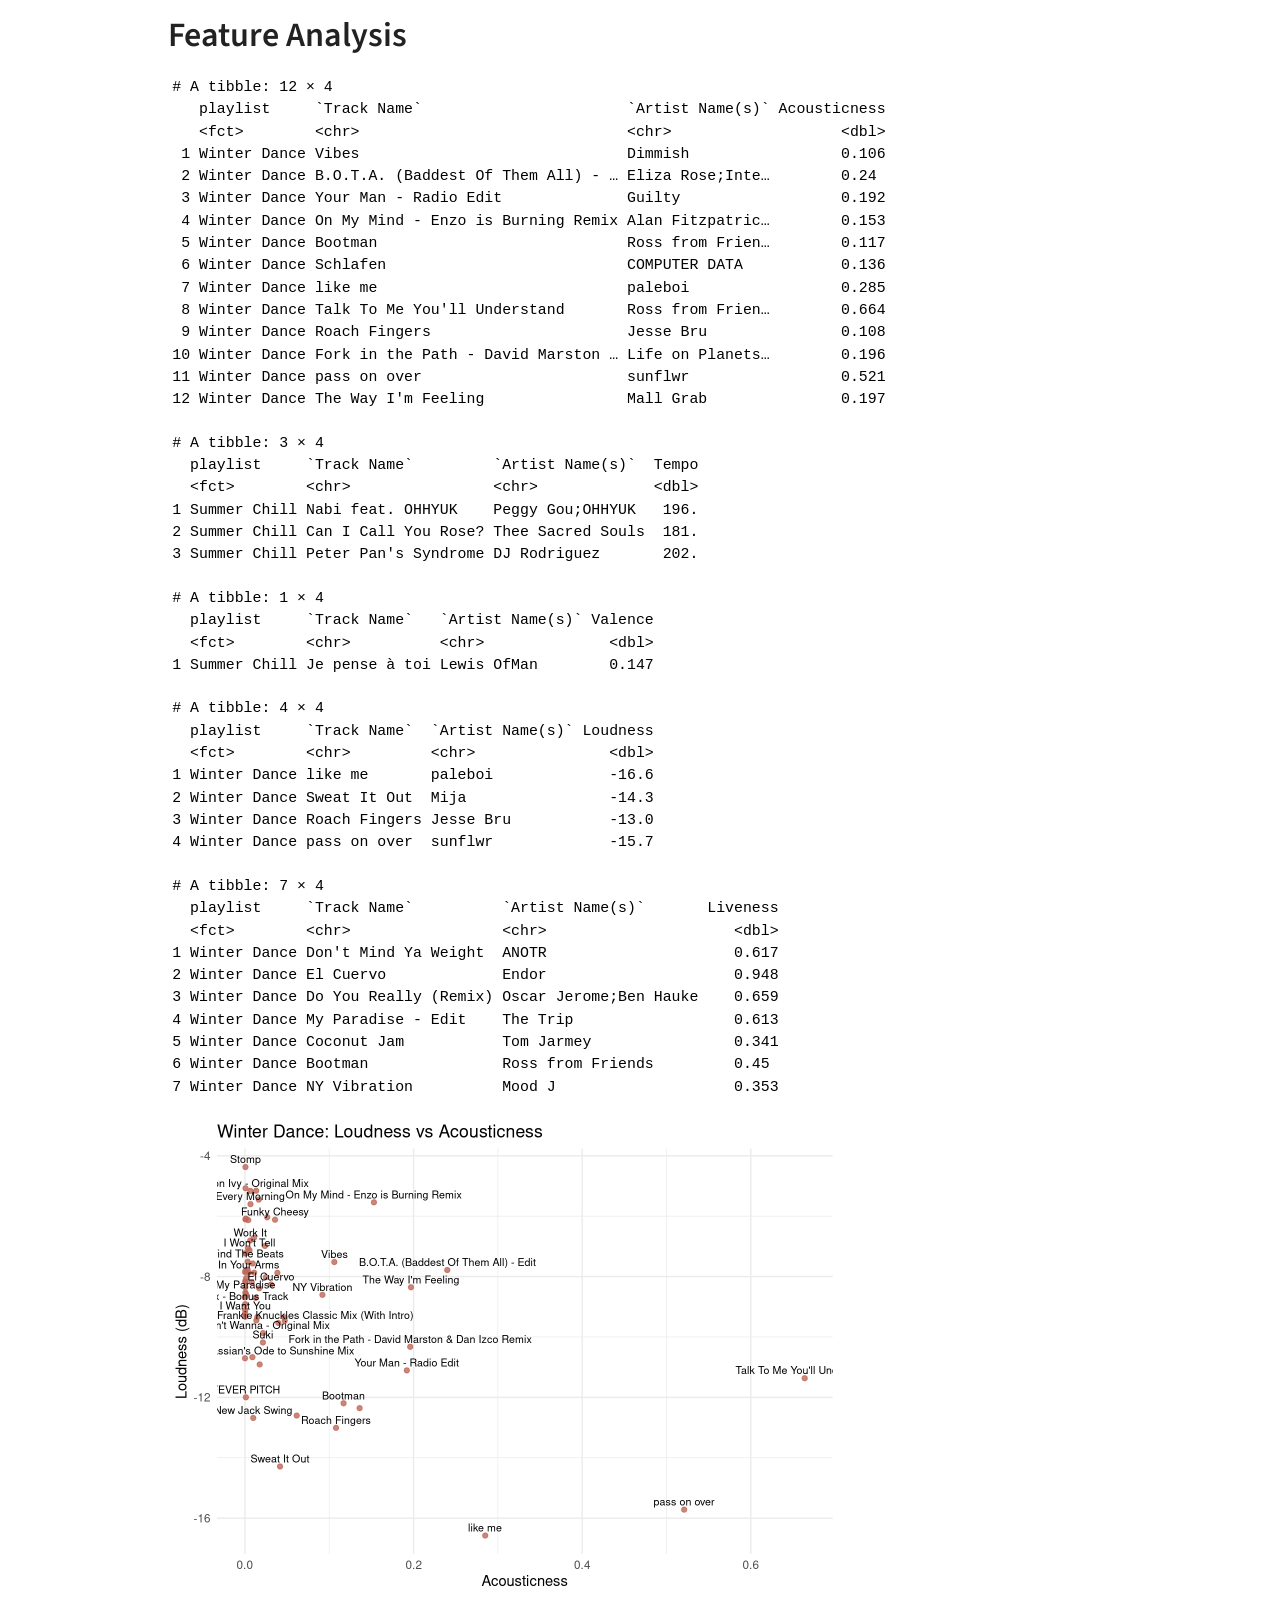
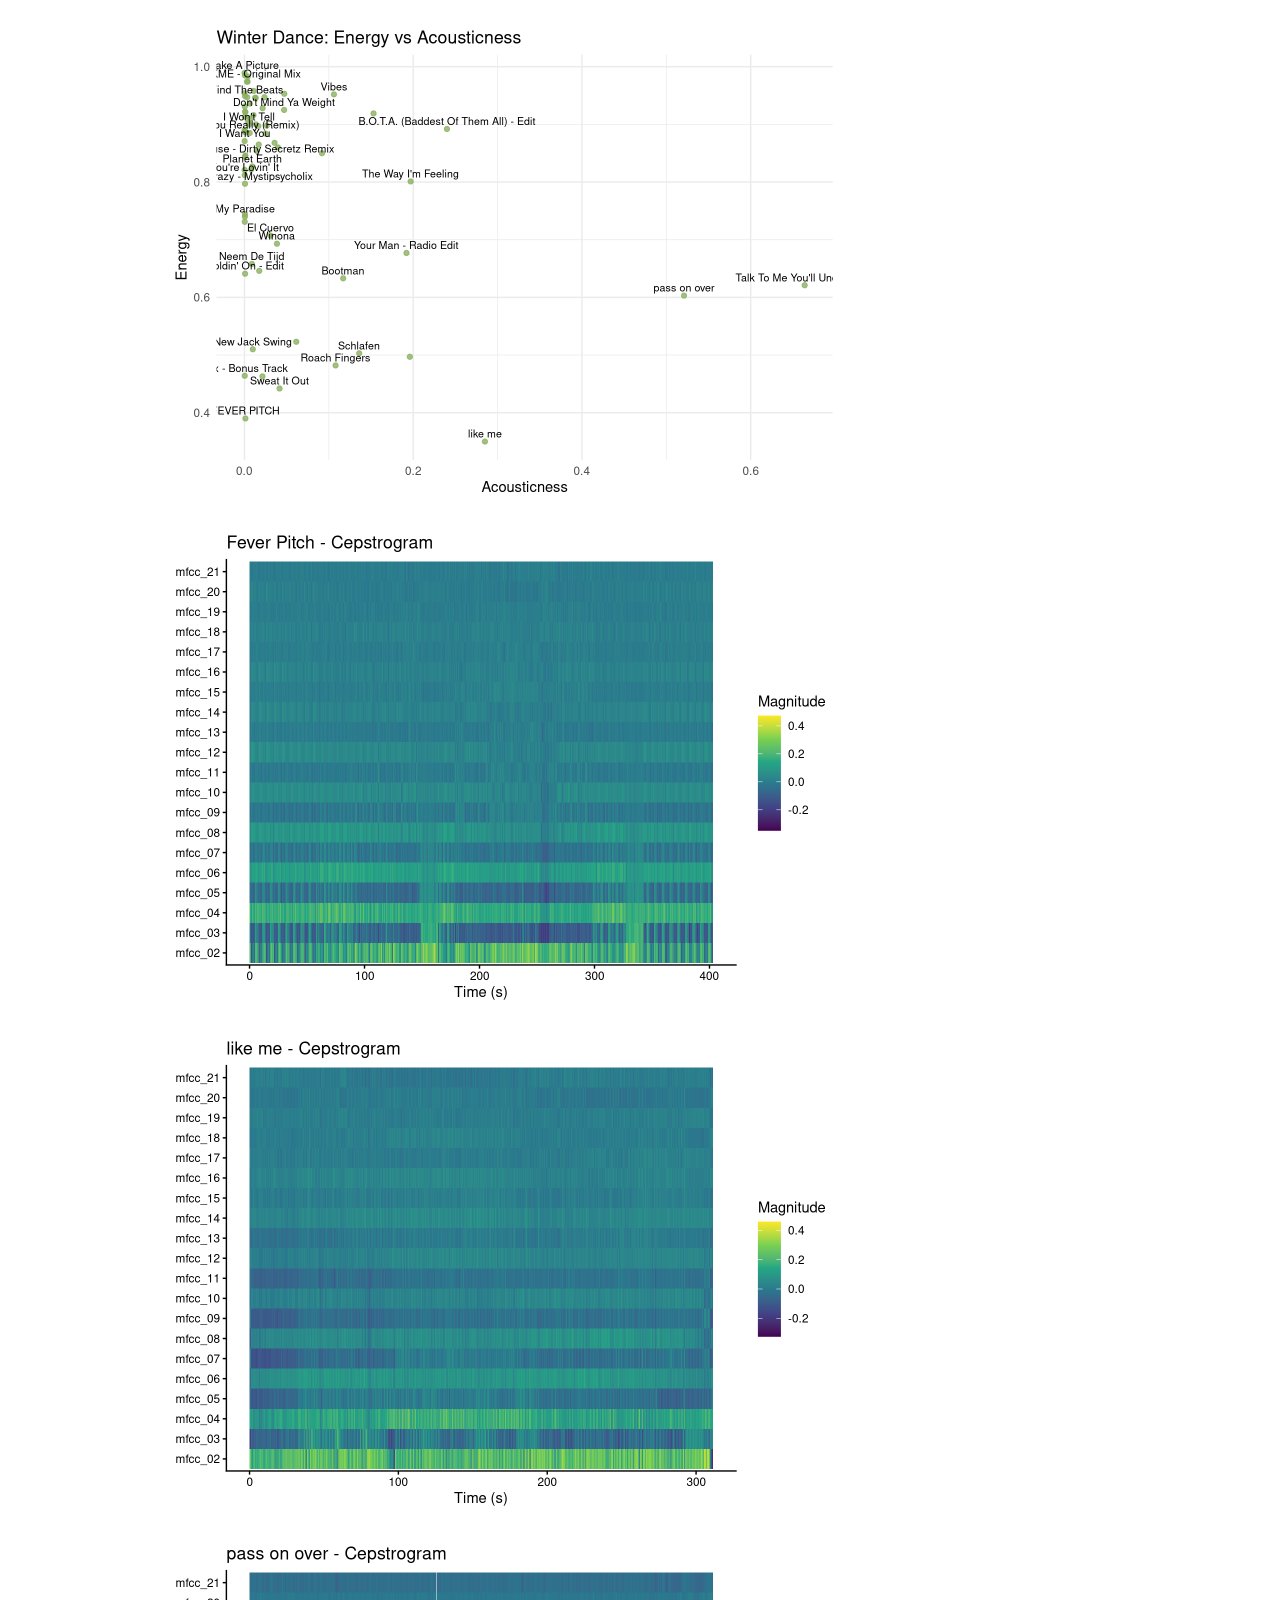
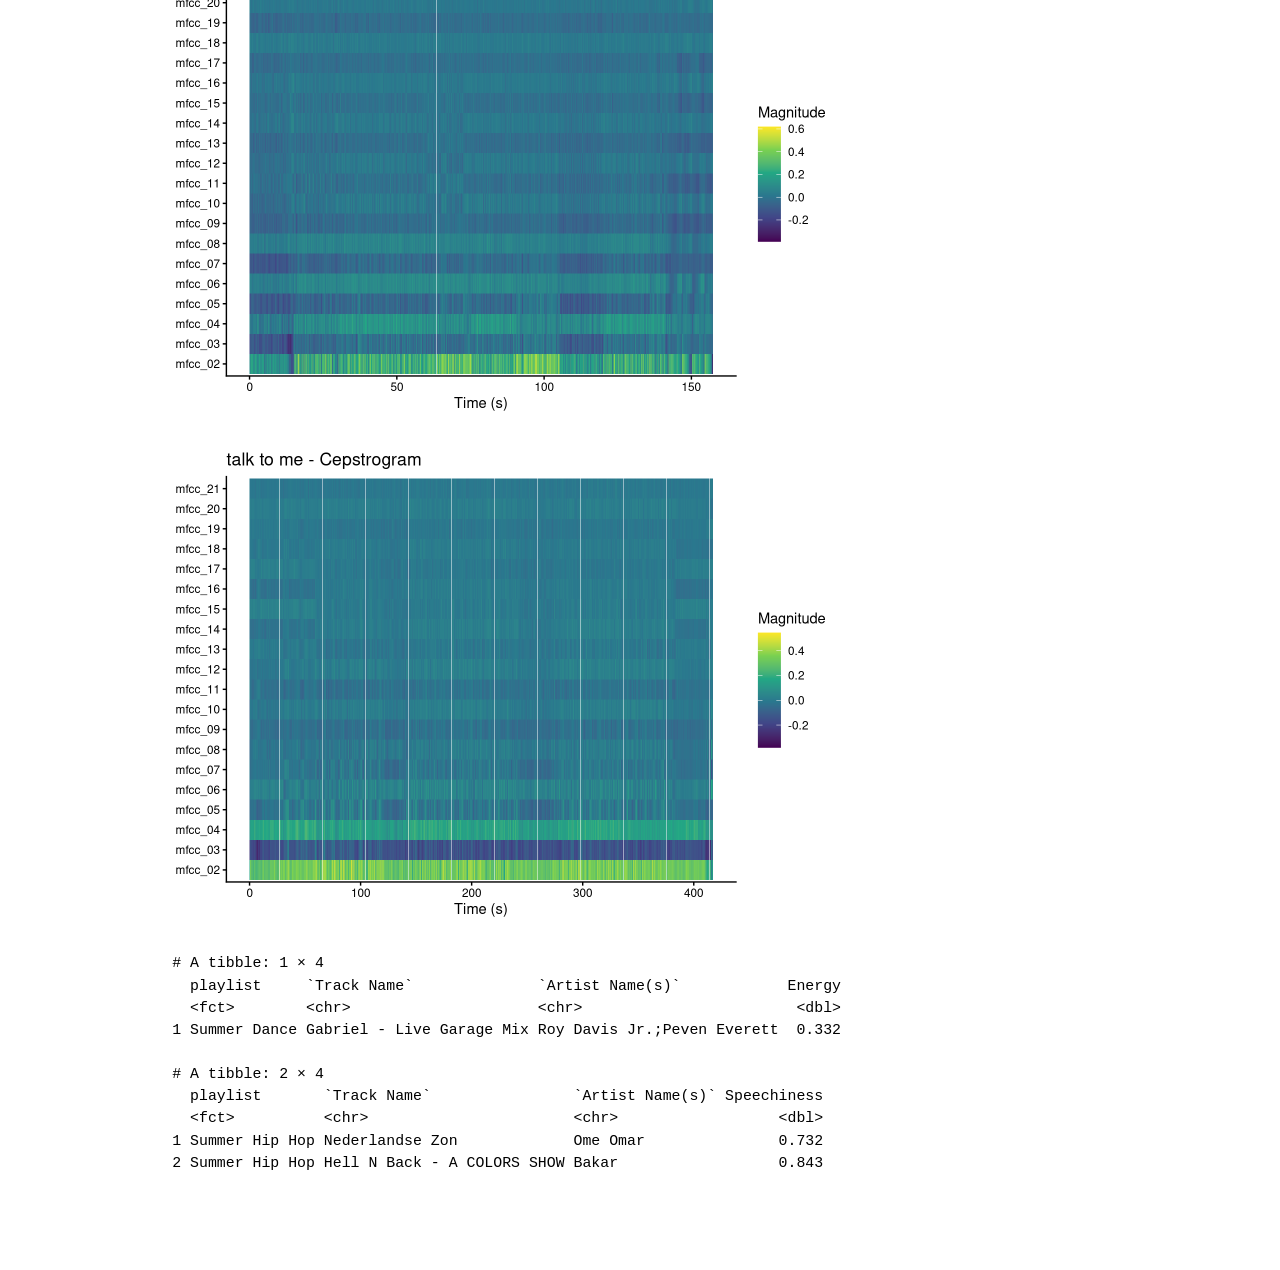
<file: portfolio/outlier.html>
<!DOCTYPE html>
<html xmlns="http://www.w3.org/1999/xhtml" lang="en" xml:lang="en"><head>

<meta charset="utf-8">
<meta name="generator" content="quarto-1.8.25">

<meta name="viewport" content="width=device-width, initial-scale=1.0, user-scalable=yes">


<title>Feature Analysis</title>
<style>
code{white-space: pre-wrap;}
span.smallcaps{font-variant: small-caps;}
div.columns{display: flex; gap: min(4vw, 1.5em);}
div.column{flex: auto; overflow-x: auto;}
div.hanging-indent{margin-left: 1.5em; text-indent: -1.5em;}
ul.task-list{list-style: none;}
ul.task-list li input[type="checkbox"] {
  width: 0.8em;
  margin: 0 0.8em 0.2em -1em; /* quarto-specific, see https://github.com/quarto-dev/quarto-cli/issues/4556 */ 
  vertical-align: middle;
}
</style>


<script src="outlier_files/libs/clipboard/clipboard.min.js"></script>
<script src="outlier_files/libs/quarto-html/quarto.js" type="module"></script>
<script src="outlier_files/libs/quarto-html/tabsets/tabsets.js" type="module"></script>
<script src="outlier_files/libs/quarto-html/axe/axe-check.js" type="module"></script>
<script src="outlier_files/libs/quarto-html/popper.min.js"></script>
<script src="outlier_files/libs/quarto-html/tippy.umd.min.js"></script>
<script src="outlier_files/libs/quarto-html/anchor.min.js"></script>
<link href="outlier_files/libs/quarto-html/tippy.css" rel="stylesheet">
<link href="outlier_files/libs/quarto-html/quarto-syntax-highlighting-7b89279ff1a6dce999919e0e67d4d9ec.css" rel="stylesheet" id="quarto-text-highlighting-styles">
<script src="outlier_files/libs/bootstrap/bootstrap.min.js"></script>
<link href="outlier_files/libs/bootstrap/bootstrap-icons.css" rel="stylesheet">
<link href="outlier_files/libs/bootstrap/bootstrap-a5cc46ccaf4f09d2973d35409a5d0150.min.css" rel="stylesheet" append-hash="true" id="quarto-bootstrap" data-mode="light">


</head>

<body class="quarto-light">

<div id="quarto-content" class="page-columns page-rows-contents page-layout-article">
<div id="quarto-margin-sidebar" class="sidebar margin-sidebar zindex-bottom">
  
</div>
<main class="content" id="quarto-document-content">

<header id="title-block-header" class="quarto-title-block default">
<div class="quarto-title">
<h1 class="title">Feature Analysis</h1>
</div>



<div class="quarto-title-meta">

    
  
    
  </div>
  


</header>


<div class="cell">
<div class="cell-output cell-output-stdout">
<pre><code># A tibble: 12 × 4
   playlist     `Track Name`                       `Artist Name(s)` Acousticness
   &lt;fct&gt;        &lt;chr&gt;                              &lt;chr&gt;                   &lt;dbl&gt;
 1 Winter Dance Vibes                              Dimmish                 0.106
 2 Winter Dance B.O.T.A. (Baddest Of Them All) - … Eliza Rose;Inte…        0.24 
 3 Winter Dance Your Man - Radio Edit              Guilty                  0.192
 4 Winter Dance On My Mind - Enzo is Burning Remix Alan Fitzpatric…        0.153
 5 Winter Dance Bootman                            Ross from Frien…        0.117
 6 Winter Dance Schlafen                           COMPUTER DATA           0.136
 7 Winter Dance like me                            paleboi                 0.285
 8 Winter Dance Talk To Me You'll Understand       Ross from Frien…        0.664
 9 Winter Dance Roach Fingers                      Jesse Bru               0.108
10 Winter Dance Fork in the Path - David Marston … Life on Planets…        0.196
11 Winter Dance pass on over                       sunflwr                 0.521
12 Winter Dance The Way I'm Feeling                Mall Grab               0.197</code></pre>
</div>
</div>
<div class="cell">
<div class="cell-output cell-output-stdout">
<pre><code># A tibble: 3 × 4
  playlist     `Track Name`         `Artist Name(s)`  Tempo
  &lt;fct&gt;        &lt;chr&gt;                &lt;chr&gt;             &lt;dbl&gt;
1 Summer Chill Nabi feat. OHHYUK    Peggy Gou;OHHYUK   196.
2 Summer Chill Can I Call You Rose? Thee Sacred Souls  181.
3 Summer Chill Peter Pan's Syndrome DJ Rodriguez       202.</code></pre>
</div>
</div>
<div class="cell">
<div class="cell-output cell-output-stdout">
<pre><code># A tibble: 1 × 4
  playlist     `Track Name`   `Artist Name(s)` Valence
  &lt;fct&gt;        &lt;chr&gt;          &lt;chr&gt;              &lt;dbl&gt;
1 Summer Chill Je pense à toi Lewis OfMan        0.147</code></pre>
</div>
</div>
<div class="cell">
<div class="cell-output cell-output-stdout">
<pre><code># A tibble: 4 × 4
  playlist     `Track Name`  `Artist Name(s)` Loudness
  &lt;fct&gt;        &lt;chr&gt;         &lt;chr&gt;               &lt;dbl&gt;
1 Winter Dance like me       paleboi             -16.6
2 Winter Dance Sweat It Out  Mija                -14.3
3 Winter Dance Roach Fingers Jesse Bru           -13.0
4 Winter Dance pass on over  sunflwr             -15.7</code></pre>
</div>
</div>
<div class="cell">
<div class="cell-output cell-output-stdout">
<pre><code># A tibble: 7 × 4
  playlist     `Track Name`          `Artist Name(s)`       Liveness
  &lt;fct&gt;        &lt;chr&gt;                 &lt;chr&gt;                     &lt;dbl&gt;
1 Winter Dance Don't Mind Ya Weight  ANOTR                     0.617
2 Winter Dance El Cuervo             Endor                     0.948
3 Winter Dance Do You Really (Remix) Oscar Jerome;Ben Hauke    0.659
4 Winter Dance My Paradise - Edit    The Trip                  0.613
5 Winter Dance Coconut Jam           Tom Jarmey                0.341
6 Winter Dance Bootman               Ross from Friends         0.45 
7 Winter Dance NY Vibration          Mood J                    0.353</code></pre>
</div>
</div>
<div class="cell">
<div class="cell-output-display">
<div>
<figure class="figure">
<p><img src="outlier_files/figure-html/unnamed-chunk-7-1.png" class="img-fluid figure-img" width="672"></p>
</figure>
</div>
</div>
</div>
<div class="cell">
<div class="cell-output-display">
<div>
<figure class="figure">
<p><img src="outlier_files/figure-html/unnamed-chunk-8-1.png" class="img-fluid figure-img" width="672"></p>
</figure>
</div>
</div>
</div>
<div class="cell">
<div class="cell-output-display">
<div>
<figure class="figure">
<p><img src="outlier_files/figure-html/unnamed-chunk-10-1.png" class="img-fluid figure-img" width="672"></p>
</figure>
</div>
</div>
</div>
<div class="cell">
<div class="cell-output-display">
<div>
<figure class="figure">
<p><img src="outlier_files/figure-html/unnamed-chunk-11-1.png" class="img-fluid figure-img" width="672"></p>
</figure>
</div>
</div>
</div>
<div class="cell">
<div class="cell-output-display">
<div>
<figure class="figure">
<p><img src="outlier_files/figure-html/unnamed-chunk-12-1.png" class="img-fluid figure-img" width="672"></p>
</figure>
</div>
</div>
</div>
<div class="cell">
<div class="cell-output-display">
<div>
<figure class="figure">
<p><img src="outlier_files/figure-html/unnamed-chunk-13-1.png" class="img-fluid figure-img" width="672"></p>
</figure>
</div>
</div>
</div>
<div class="cell">
<div class="cell-output cell-output-stdout">
<pre><code># A tibble: 1 × 4
  playlist     `Track Name`              `Artist Name(s)`            Energy
  &lt;fct&gt;        &lt;chr&gt;                     &lt;chr&gt;                        &lt;dbl&gt;
1 Summer Dance Gabriel - Live Garage Mix Roy Davis Jr.;Peven Everett  0.332</code></pre>
</div>
</div>
<div class="cell">
<div class="cell-output cell-output-stdout">
<pre><code># A tibble: 2 × 4
  playlist       `Track Name`                `Artist Name(s)` Speechiness
  &lt;fct&gt;          &lt;chr&gt;                       &lt;chr&gt;                  &lt;dbl&gt;
1 Summer Hip Hop Nederlandse Zon             Ome Omar               0.732
2 Summer Hip Hop Hell N Back - A COLORS SHOW Bakar                  0.843</code></pre>
</div>
</div>

</main>
<!-- /main column -->
<script id="quarto-html-after-body" type="application/javascript">
  window.document.addEventListener("DOMContentLoaded", function (event) {
    const icon = "";
    const anchorJS = new window.AnchorJS();
    anchorJS.options = {
      placement: 'right',
      icon: icon
    };
    anchorJS.add('.anchored');
    const isCodeAnnotation = (el) => {
      for (const clz of el.classList) {
        if (clz.startsWith('code-annotation-')) {                     
          return true;
        }
      }
      return false;
    }
    const onCopySuccess = function(e) {
      // button target
      const button = e.trigger;
      // don't keep focus
      button.blur();
      // flash "checked"
      button.classList.add('code-copy-button-checked');
      var currentTitle = button.getAttribute("title");
      button.setAttribute("title", "Copied!");
      let tooltip;
      if (window.bootstrap) {
        button.setAttribute("data-bs-toggle", "tooltip");
        button.setAttribute("data-bs-placement", "left");
        button.setAttribute("data-bs-title", "Copied!");
        tooltip = new bootstrap.Tooltip(button, 
          { trigger: "manual", 
            customClass: "code-copy-button-tooltip",
            offset: [0, -8]});
        tooltip.show();    
      }
      setTimeout(function() {
        if (tooltip) {
          tooltip.hide();
          button.removeAttribute("data-bs-title");
          button.removeAttribute("data-bs-toggle");
          button.removeAttribute("data-bs-placement");
        }
        button.setAttribute("title", currentTitle);
        button.classList.remove('code-copy-button-checked');
      }, 1000);
      // clear code selection
      e.clearSelection();
    }
    const getTextToCopy = function(trigger) {
      const outerScaffold = trigger.parentElement.cloneNode(true);
      const codeEl = outerScaffold.querySelector('code');
      for (const childEl of codeEl.children) {
        if (isCodeAnnotation(childEl)) {
          childEl.remove();
        }
      }
      return codeEl.innerText;
    }
    const clipboard = new window.ClipboardJS('.code-copy-button:not([data-in-quarto-modal])', {
      text: getTextToCopy
    });
    clipboard.on('success', onCopySuccess);
    if (window.document.getElementById('quarto-embedded-source-code-modal')) {
      const clipboardModal = new window.ClipboardJS('.code-copy-button[data-in-quarto-modal]', {
        text: getTextToCopy,
        container: window.document.getElementById('quarto-embedded-source-code-modal')
      });
      clipboardModal.on('success', onCopySuccess);
    }
      var localhostRegex = new RegExp(/^(?:http|https):\/\/localhost\:?[0-9]*\//);
      var mailtoRegex = new RegExp(/^mailto:/);
        var filterRegex = new RegExp('/' + window.location.host + '/');
      var isInternal = (href) => {
          return filterRegex.test(href) || localhostRegex.test(href) || mailtoRegex.test(href);
      }
      // Inspect non-navigation links and adorn them if external
     var links = window.document.querySelectorAll('a[href]:not(.nav-link):not(.navbar-brand):not(.toc-action):not(.sidebar-link):not(.sidebar-item-toggle):not(.pagination-link):not(.no-external):not([aria-hidden]):not(.dropdown-item):not(.quarto-navigation-tool):not(.about-link)');
      for (var i=0; i<links.length; i++) {
        const link = links[i];
        if (!isInternal(link.href)) {
          // undo the damage that might have been done by quarto-nav.js in the case of
          // links that we want to consider external
          if (link.dataset.originalHref !== undefined) {
            link.href = link.dataset.originalHref;
          }
        }
      }
    function tippyHover(el, contentFn, onTriggerFn, onUntriggerFn) {
      const config = {
        allowHTML: true,
        maxWidth: 500,
        delay: 100,
        arrow: false,
        appendTo: function(el) {
            return el.parentElement;
        },
        interactive: true,
        interactiveBorder: 10,
        theme: 'quarto',
        placement: 'bottom-start',
      };
      if (contentFn) {
        config.content = contentFn;
      }
      if (onTriggerFn) {
        config.onTrigger = onTriggerFn;
      }
      if (onUntriggerFn) {
        config.onUntrigger = onUntriggerFn;
      }
      window.tippy(el, config); 
    }
    const noterefs = window.document.querySelectorAll('a[role="doc-noteref"]');
    for (var i=0; i<noterefs.length; i++) {
      const ref = noterefs[i];
      tippyHover(ref, function() {
        // use id or data attribute instead here
        let href = ref.getAttribute('data-footnote-href') || ref.getAttribute('href');
        try { href = new URL(href).hash; } catch {}
        const id = href.replace(/^#\/?/, "");
        const note = window.document.getElementById(id);
        if (note) {
          return note.innerHTML;
        } else {
          return "";
        }
      });
    }
    const xrefs = window.document.querySelectorAll('a.quarto-xref');
    const processXRef = (id, note) => {
      // Strip column container classes
      const stripColumnClz = (el) => {
        el.classList.remove("page-full", "page-columns");
        if (el.children) {
          for (const child of el.children) {
            stripColumnClz(child);
          }
        }
      }
      stripColumnClz(note)
      if (id === null || id.startsWith('sec-')) {
        // Special case sections, only their first couple elements
        const container = document.createElement("div");
        if (note.children && note.children.length > 2) {
          container.appendChild(note.children[0].cloneNode(true));
          for (let i = 1; i < note.children.length; i++) {
            const child = note.children[i];
            if (child.tagName === "P" && child.innerText === "") {
              continue;
            } else {
              container.appendChild(child.cloneNode(true));
              break;
            }
          }
          if (window.Quarto?.typesetMath) {
            window.Quarto.typesetMath(container);
          }
          return container.innerHTML
        } else {
          if (window.Quarto?.typesetMath) {
            window.Quarto.typesetMath(note);
          }
          return note.innerHTML;
        }
      } else {
        // Remove any anchor links if they are present
        const anchorLink = note.querySelector('a.anchorjs-link');
        if (anchorLink) {
          anchorLink.remove();
        }
        if (window.Quarto?.typesetMath) {
          window.Quarto.typesetMath(note);
        }
        if (note.classList.contains("callout")) {
          return note.outerHTML;
        } else {
          return note.innerHTML;
        }
      }
    }
    for (var i=0; i<xrefs.length; i++) {
      const xref = xrefs[i];
      tippyHover(xref, undefined, function(instance) {
        instance.disable();
        let url = xref.getAttribute('href');
        let hash = undefined; 
        if (url.startsWith('#')) {
          hash = url;
        } else {
          try { hash = new URL(url).hash; } catch {}
        }
        if (hash) {
          const id = hash.replace(/^#\/?/, "");
          const note = window.document.getElementById(id);
          if (note !== null) {
            try {
              const html = processXRef(id, note.cloneNode(true));
              instance.setContent(html);
            } finally {
              instance.enable();
              instance.show();
            }
          } else {
            // See if we can fetch this
            fetch(url.split('#')[0])
            .then(res => res.text())
            .then(html => {
              const parser = new DOMParser();
              const htmlDoc = parser.parseFromString(html, "text/html");
              const note = htmlDoc.getElementById(id);
              if (note !== null) {
                const html = processXRef(id, note);
                instance.setContent(html);
              } 
            }).finally(() => {
              instance.enable();
              instance.show();
            });
          }
        } else {
          // See if we can fetch a full url (with no hash to target)
          // This is a special case and we should probably do some content thinning / targeting
          fetch(url)
          .then(res => res.text())
          .then(html => {
            const parser = new DOMParser();
            const htmlDoc = parser.parseFromString(html, "text/html");
            const note = htmlDoc.querySelector('main.content');
            if (note !== null) {
              // This should only happen for chapter cross references
              // (since there is no id in the URL)
              // remove the first header
              if (note.children.length > 0 && note.children[0].tagName === "HEADER") {
                note.children[0].remove();
              }
              const html = processXRef(null, note);
              instance.setContent(html);
            } 
          }).finally(() => {
            instance.enable();
            instance.show();
          });
        }
      }, function(instance) {
      });
    }
        let selectedAnnoteEl;
        const selectorForAnnotation = ( cell, annotation) => {
          let cellAttr = 'data-code-cell="' + cell + '"';
          let lineAttr = 'data-code-annotation="' +  annotation + '"';
          const selector = 'span[' + cellAttr + '][' + lineAttr + ']';
          return selector;
        }
        const selectCodeLines = (annoteEl) => {
          const doc = window.document;
          const targetCell = annoteEl.getAttribute("data-target-cell");
          const targetAnnotation = annoteEl.getAttribute("data-target-annotation");
          const annoteSpan = window.document.querySelector(selectorForAnnotation(targetCell, targetAnnotation));
          const lines = annoteSpan.getAttribute("data-code-lines").split(",");
          const lineIds = lines.map((line) => {
            return targetCell + "-" + line;
          })
          let top = null;
          let height = null;
          let parent = null;
          if (lineIds.length > 0) {
              //compute the position of the single el (top and bottom and make a div)
              const el = window.document.getElementById(lineIds[0]);
              top = el.offsetTop;
              height = el.offsetHeight;
              parent = el.parentElement.parentElement;
            if (lineIds.length > 1) {
              const lastEl = window.document.getElementById(lineIds[lineIds.length - 1]);
              const bottom = lastEl.offsetTop + lastEl.offsetHeight;
              height = bottom - top;
            }
            if (top !== null && height !== null && parent !== null) {
              // cook up a div (if necessary) and position it 
              let div = window.document.getElementById("code-annotation-line-highlight");
              if (div === null) {
                div = window.document.createElement("div");
                div.setAttribute("id", "code-annotation-line-highlight");
                div.style.position = 'absolute';
                parent.appendChild(div);
              }
              div.style.top = top - 2 + "px";
              div.style.height = height + 4 + "px";
              div.style.left = 0;
              let gutterDiv = window.document.getElementById("code-annotation-line-highlight-gutter");
              if (gutterDiv === null) {
                gutterDiv = window.document.createElement("div");
                gutterDiv.setAttribute("id", "code-annotation-line-highlight-gutter");
                gutterDiv.style.position = 'absolute';
                const codeCell = window.document.getElementById(targetCell);
                const gutter = codeCell.querySelector('.code-annotation-gutter');
                gutter.appendChild(gutterDiv);
              }
              gutterDiv.style.top = top - 2 + "px";
              gutterDiv.style.height = height + 4 + "px";
            }
            selectedAnnoteEl = annoteEl;
          }
        };
        const unselectCodeLines = () => {
          const elementsIds = ["code-annotation-line-highlight", "code-annotation-line-highlight-gutter"];
          elementsIds.forEach((elId) => {
            const div = window.document.getElementById(elId);
            if (div) {
              div.remove();
            }
          });
          selectedAnnoteEl = undefined;
        };
          // Handle positioning of the toggle
      window.addEventListener(
        "resize",
        throttle(() => {
          elRect = undefined;
          if (selectedAnnoteEl) {
            selectCodeLines(selectedAnnoteEl);
          }
        }, 10)
      );
      function throttle(fn, ms) {
      let throttle = false;
      let timer;
        return (...args) => {
          if(!throttle) { // first call gets through
              fn.apply(this, args);
              throttle = true;
          } else { // all the others get throttled
              if(timer) clearTimeout(timer); // cancel #2
              timer = setTimeout(() => {
                fn.apply(this, args);
                timer = throttle = false;
              }, ms);
          }
        };
      }
        // Attach click handler to the DT
        const annoteDls = window.document.querySelectorAll('dt[data-target-cell]');
        for (const annoteDlNode of annoteDls) {
          annoteDlNode.addEventListener('click', (event) => {
            const clickedEl = event.target;
            if (clickedEl !== selectedAnnoteEl) {
              unselectCodeLines();
              const activeEl = window.document.querySelector('dt[data-target-cell].code-annotation-active');
              if (activeEl) {
                activeEl.classList.remove('code-annotation-active');
              }
              selectCodeLines(clickedEl);
              clickedEl.classList.add('code-annotation-active');
            } else {
              // Unselect the line
              unselectCodeLines();
              clickedEl.classList.remove('code-annotation-active');
            }
          });
        }
    const findCites = (el) => {
      const parentEl = el.parentElement;
      if (parentEl) {
        const cites = parentEl.dataset.cites;
        if (cites) {
          return {
            el,
            cites: cites.split(' ')
          };
        } else {
          return findCites(el.parentElement)
        }
      } else {
        return undefined;
      }
    };
    var bibliorefs = window.document.querySelectorAll('a[role="doc-biblioref"]');
    for (var i=0; i<bibliorefs.length; i++) {
      const ref = bibliorefs[i];
      const citeInfo = findCites(ref);
      if (citeInfo) {
        tippyHover(citeInfo.el, function() {
          var popup = window.document.createElement('div');
          citeInfo.cites.forEach(function(cite) {
            var citeDiv = window.document.createElement('div');
            citeDiv.classList.add('hanging-indent');
            citeDiv.classList.add('csl-entry');
            var biblioDiv = window.document.getElementById('ref-' + cite);
            if (biblioDiv) {
              citeDiv.innerHTML = biblioDiv.innerHTML;
            }
            popup.appendChild(citeDiv);
          });
          return popup.innerHTML;
        });
      }
    }
  });
  </script>
</div> <!-- /content -->




</body></html>
</file>
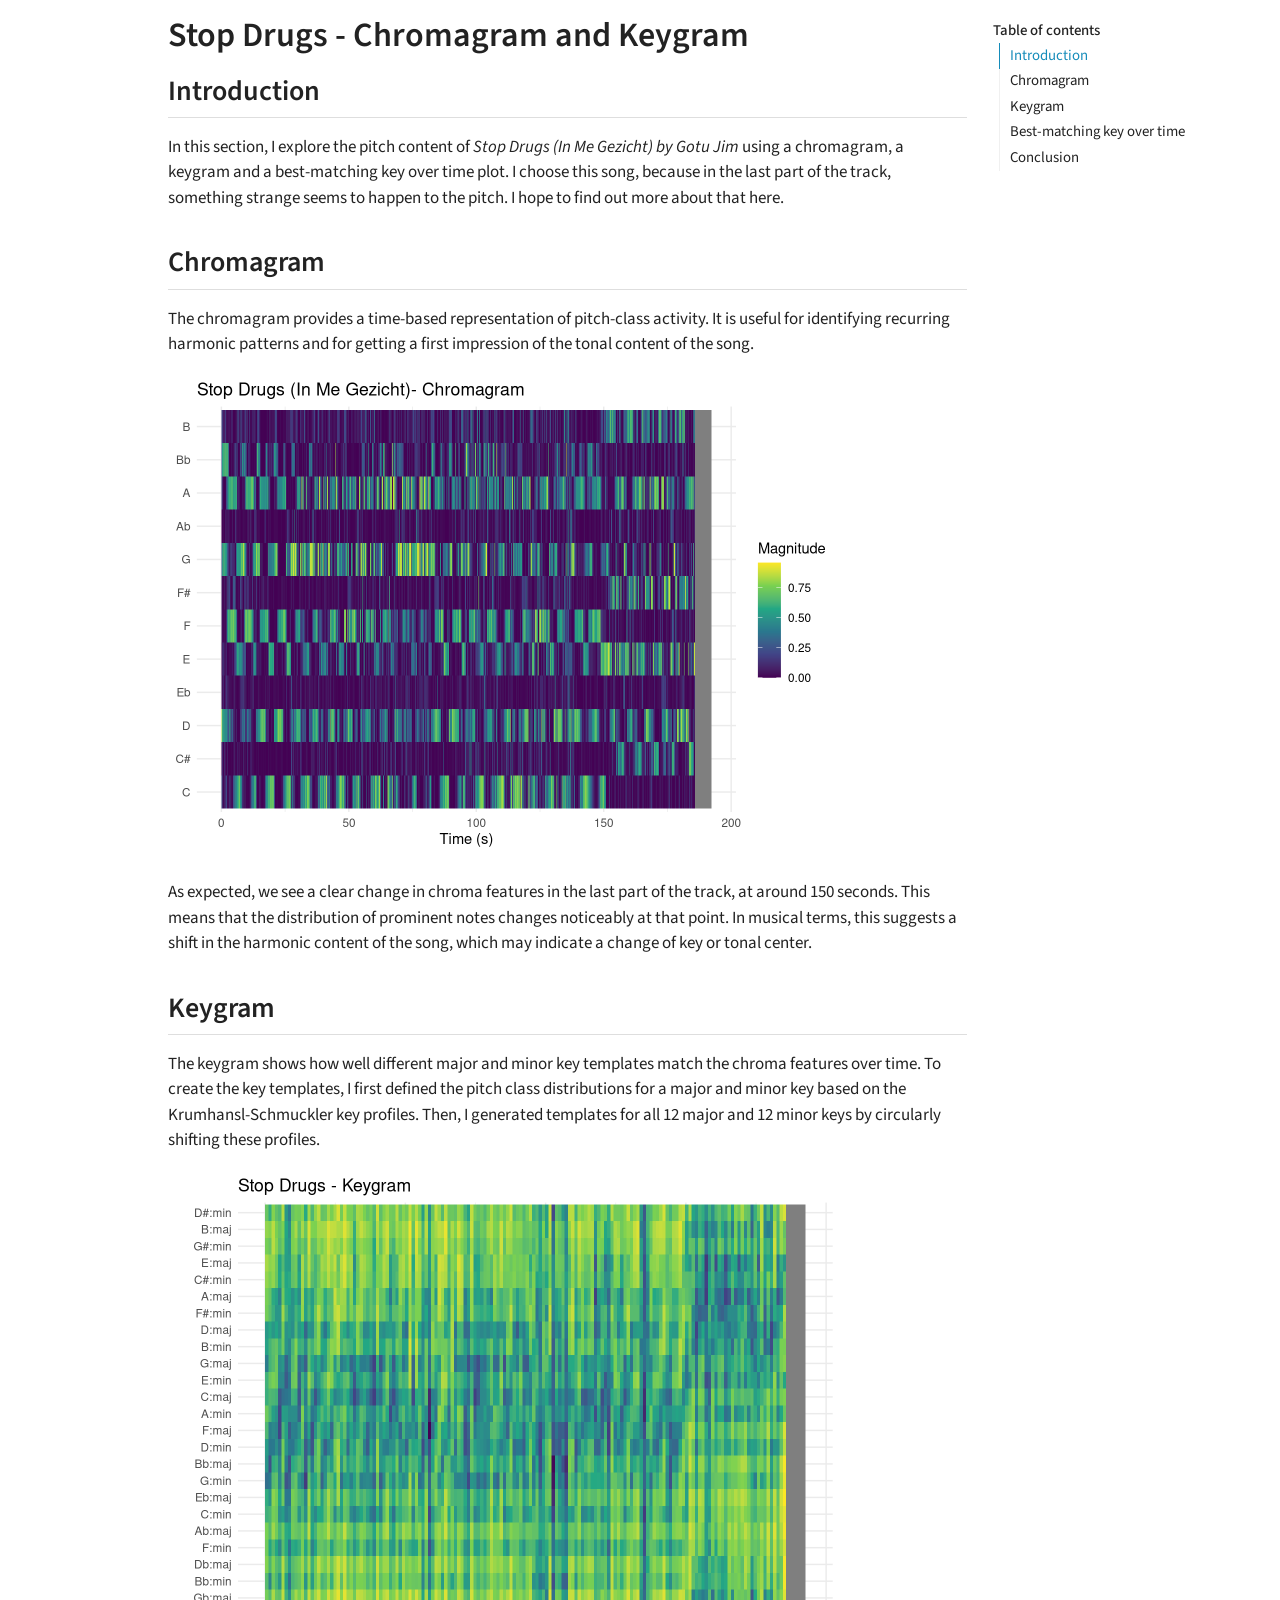
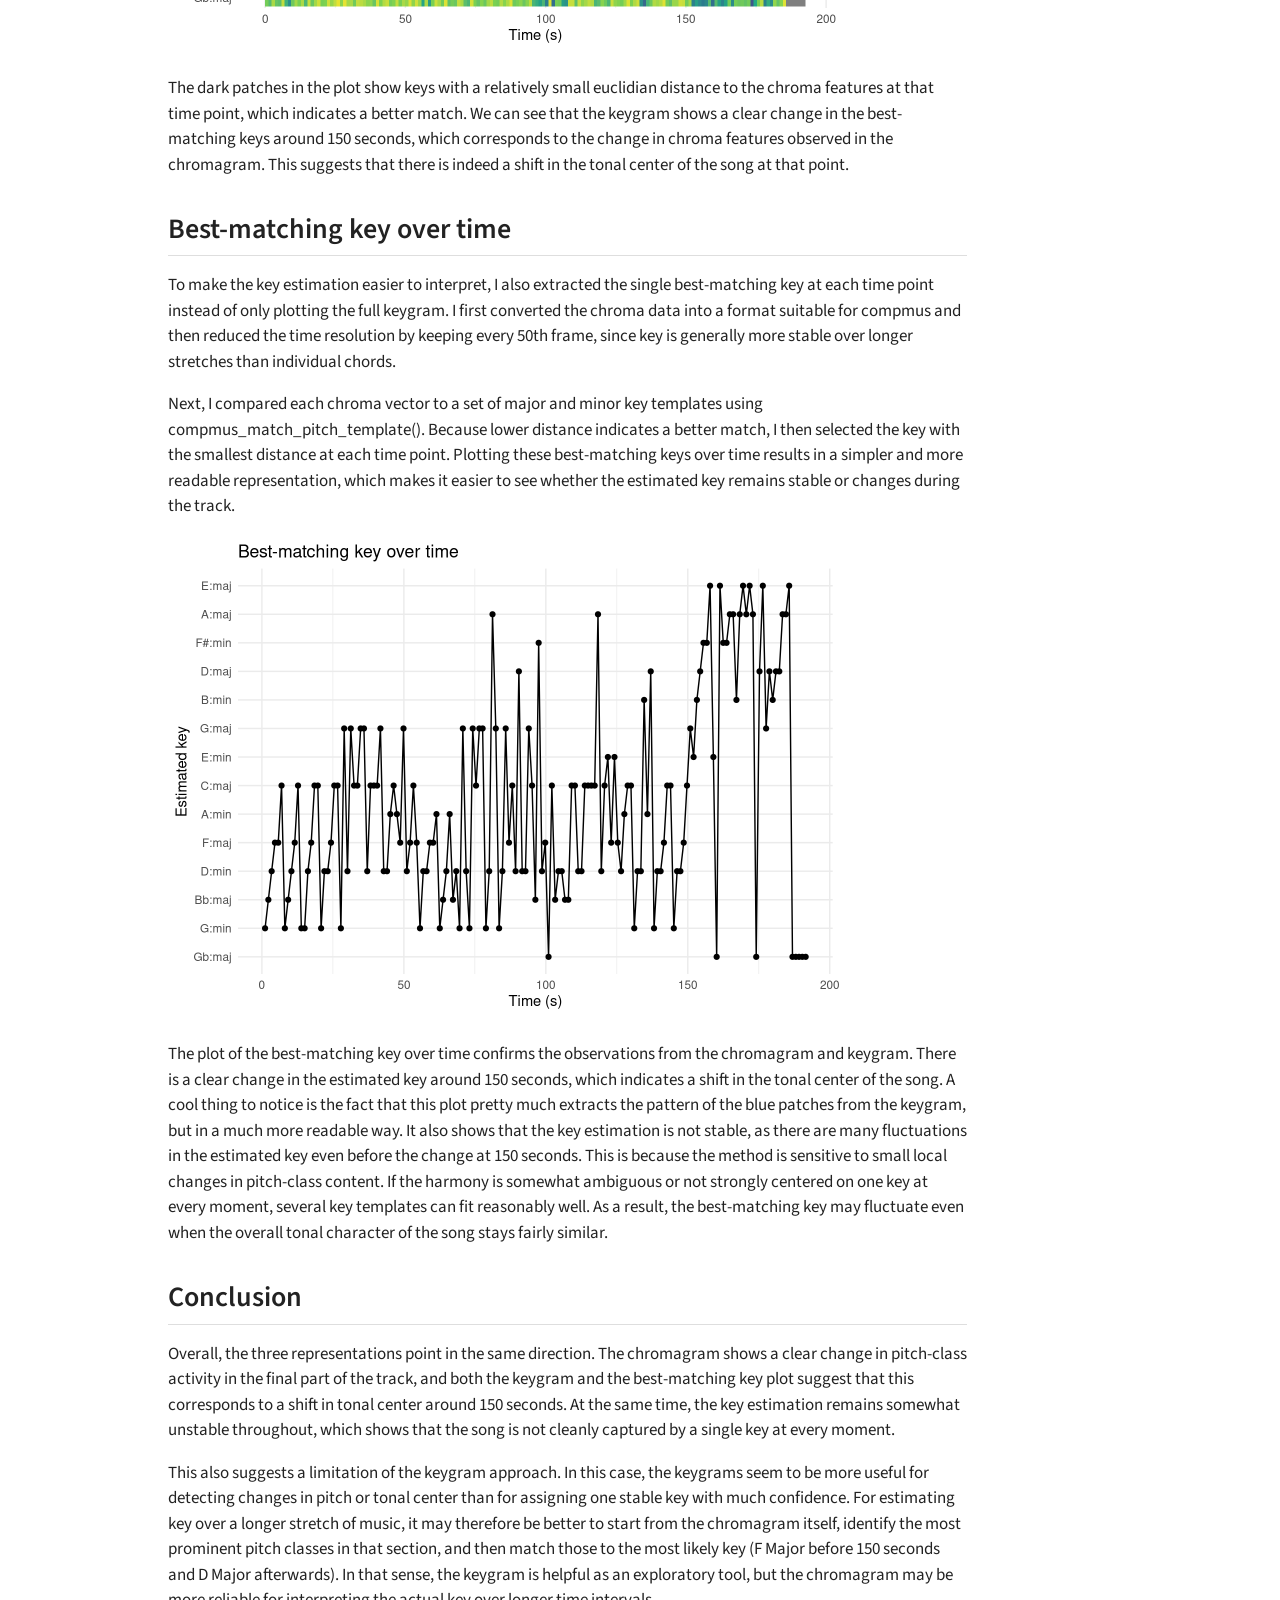
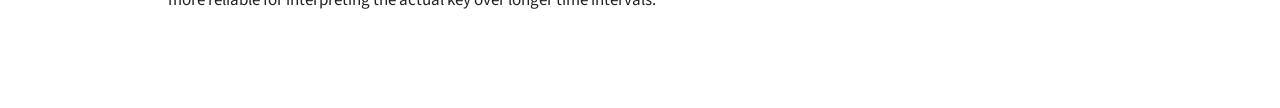
<file: portfolio/stop_drugs.html>
<!DOCTYPE html>
<html xmlns="http://www.w3.org/1999/xhtml" lang="en" xml:lang="en"><head>

<meta charset="utf-8">
<meta name="generator" content="quarto-1.8.25">

<meta name="viewport" content="width=device-width, initial-scale=1.0, user-scalable=yes">


<title>Stop Drugs - Chromagram and Keygram</title>
<style>
code{white-space: pre-wrap;}
span.smallcaps{font-variant: small-caps;}
div.columns{display: flex; gap: min(4vw, 1.5em);}
div.column{flex: auto; overflow-x: auto;}
div.hanging-indent{margin-left: 1.5em; text-indent: -1.5em;}
ul.task-list{list-style: none;}
ul.task-list li input[type="checkbox"] {
  width: 0.8em;
  margin: 0 0.8em 0.2em -1em; /* quarto-specific, see https://github.com/quarto-dev/quarto-cli/issues/4556 */ 
  vertical-align: middle;
}
</style>


<script src="stop_drugs_files/libs/clipboard/clipboard.min.js"></script>
<script src="stop_drugs_files/libs/quarto-html/quarto.js" type="module"></script>
<script src="stop_drugs_files/libs/quarto-html/tabsets/tabsets.js" type="module"></script>
<script src="stop_drugs_files/libs/quarto-html/axe/axe-check.js" type="module"></script>
<script src="stop_drugs_files/libs/quarto-html/popper.min.js"></script>
<script src="stop_drugs_files/libs/quarto-html/tippy.umd.min.js"></script>
<script src="stop_drugs_files/libs/quarto-html/anchor.min.js"></script>
<link href="stop_drugs_files/libs/quarto-html/tippy.css" rel="stylesheet">
<link href="stop_drugs_files/libs/quarto-html/quarto-syntax-highlighting-7b89279ff1a6dce999919e0e67d4d9ec.css" rel="stylesheet" id="quarto-text-highlighting-styles">
<script src="stop_drugs_files/libs/bootstrap/bootstrap.min.js"></script>
<link href="stop_drugs_files/libs/bootstrap/bootstrap-icons.css" rel="stylesheet">
<link href="stop_drugs_files/libs/bootstrap/bootstrap-a5cc46ccaf4f09d2973d35409a5d0150.min.css" rel="stylesheet" append-hash="true" id="quarto-bootstrap" data-mode="light">


</head>

<body class="quarto-light">

<div id="quarto-content" class="page-columns page-rows-contents page-layout-article">
<div id="quarto-margin-sidebar" class="sidebar margin-sidebar">
  <nav id="TOC" role="doc-toc" class="toc-active">
    <h2 id="toc-title">Table of contents</h2>
   
  <ul>
  <li><a href="#introduction" id="toc-introduction" class="nav-link active" data-scroll-target="#introduction">Introduction</a></li>
  <li><a href="#chromagram" id="toc-chromagram" class="nav-link" data-scroll-target="#chromagram">Chromagram</a></li>
  <li><a href="#keygram" id="toc-keygram" class="nav-link" data-scroll-target="#keygram">Keygram</a></li>
  <li><a href="#best-matching-key-over-time" id="toc-best-matching-key-over-time" class="nav-link" data-scroll-target="#best-matching-key-over-time">Best-matching key over time</a></li>
  <li><a href="#conclusion" id="toc-conclusion" class="nav-link" data-scroll-target="#conclusion">Conclusion</a></li>
  </ul>
</nav>
</div>
<main class="content" id="quarto-document-content">

<header id="title-block-header" class="quarto-title-block default">
<div class="quarto-title">
<h1 class="title">Stop Drugs - Chromagram and Keygram</h1>
</div>



<div class="quarto-title-meta">

    
  
    
  </div>
  


</header>


<section id="introduction" class="level2">
<h2 class="anchored" data-anchor-id="introduction">Introduction</h2>
<p>In this section, I explore the pitch content of <em>Stop Drugs (In Me Gezicht) by Gotu Jim</em> using a chromagram, a keygram and a best-matching key over time plot. I choose this song, because in the last part of the track, something strange seems to happen to the pitch. I hope to find out more about that here.</p>
</section>
<section id="chromagram" class="level2">
<h2 class="anchored" data-anchor-id="chromagram">Chromagram</h2>
<p>The chromagram provides a time-based representation of pitch-class activity. It is useful for identifying recurring harmonic patterns and for getting a first impression of the tonal content of the song.</p>
<div class="cell">
<div class="cell-output-display">
<div>
<figure class="figure">
<p><img src="stop_drugs_files/figure-html/unnamed-chunk-2-1.png" class="img-fluid figure-img" width="672"></p>
</figure>
</div>
</div>
</div>
<p>As expected, we see a clear change in chroma features in the last part of the track, at around 150 seconds. This means that the distribution of prominent notes changes noticeably at that point. In musical terms, this suggests a shift in the harmonic content of the song, which may indicate a change of key or tonal center.</p>
</section>
<section id="keygram" class="level2">
<h2 class="anchored" data-anchor-id="keygram">Keygram</h2>
<p>The keygram shows how well different major and minor key templates match the chroma features over time. To create the key templates, I first defined the pitch class distributions for a major and minor key based on the Krumhansl-Schmuckler key profiles. Then, I generated templates for all 12 major and 12 minor keys by circularly shifting these profiles.</p>
<div class="cell">
<div class="cell-output-display">
<div>
<figure class="figure">
<p><img src="stop_drugs_files/figure-html/unnamed-chunk-4-1.png" class="img-fluid figure-img" width="672"></p>
</figure>
</div>
</div>
</div>
<p>The dark patches in the plot show keys with a relatively small euclidian distance to the chroma features at that time point, which indicates a better match. We can see that the keygram shows a clear change in the best-matching keys around 150 seconds, which corresponds to the change in chroma features observed in the chromagram. This suggests that there is indeed a shift in the tonal center of the song at that point.</p>
</section>
<section id="best-matching-key-over-time" class="level2">
<h2 class="anchored" data-anchor-id="best-matching-key-over-time">Best-matching key over time</h2>
<p>To make the key estimation easier to interpret, I also extracted the single best-matching key at each time point instead of only plotting the full keygram. I first converted the chroma data into a format suitable for compmus and then reduced the time resolution by keeping every 50th frame, since key is generally more stable over longer stretches than individual chords.</p>
<p>Next, I compared each chroma vector to a set of major and minor key templates using compmus_match_pitch_template(). Because lower distance indicates a better match, I then selected the key with the smallest distance at each time point. Plotting these best-matching keys over time results in a simpler and more readable representation, which makes it easier to see whether the estimated key remains stable or changes during the track.</p>
<div class="cell">
<div class="cell-output-display">
<div>
<figure class="figure">
<p><img src="stop_drugs_files/figure-html/unnamed-chunk-5-1.png" class="img-fluid figure-img" width="672"></p>
</figure>
</div>
</div>
</div>
<p>The plot of the best-matching key over time confirms the observations from the chromagram and keygram. There is a clear change in the estimated key around 150 seconds, which indicates a shift in the tonal center of the song. A cool thing to notice is the fact that this plot pretty much extracts the pattern of the blue patches from the keygram, but in a much more readable way. It also shows that the key estimation is not stable, as there are many fluctuations in the estimated key even before the change at 150 seconds. This is because the method is sensitive to small local changes in pitch-class content. If the harmony is somewhat ambiguous or not strongly centered on one key at every moment, several key templates can fit reasonably well. As a result, the best-matching key may fluctuate even when the overall tonal character of the song stays fairly similar.</p>
</section>
<section id="conclusion" class="level2">
<h2 class="anchored" data-anchor-id="conclusion">Conclusion</h2>
<p>Overall, the three representations point in the same direction. The chromagram shows a clear change in pitch-class activity in the final part of the track, and both the keygram and the best-matching key plot suggest that this corresponds to a shift in tonal center around 150 seconds. At the same time, the key estimation remains somewhat unstable throughout, which shows that the song is not cleanly captured by a single key at every moment.</p>
<p>This also suggests a limitation of the keygram approach. In this case, the keygrams seem to be more useful for detecting changes in pitch or tonal center than for assigning one stable key with much confidence. For estimating key over a longer stretch of music, it may therefore be better to start from the chromagram itself, identify the most prominent pitch classes in that section, and then match those to the most likely key (F Major before 150 seconds and D Major afterwards). In that sense, the keygram is helpful as an exploratory tool, but the chromagram may be more reliable for interpreting the actual key over longer time intervals.</p>
</section>

</main>
<!-- /main column -->
<script id="quarto-html-after-body" type="application/javascript">
  window.document.addEventListener("DOMContentLoaded", function (event) {
    const icon = "";
    const anchorJS = new window.AnchorJS();
    anchorJS.options = {
      placement: 'right',
      icon: icon
    };
    anchorJS.add('.anchored');
    const isCodeAnnotation = (el) => {
      for (const clz of el.classList) {
        if (clz.startsWith('code-annotation-')) {                     
          return true;
        }
      }
      return false;
    }
    const onCopySuccess = function(e) {
      // button target
      const button = e.trigger;
      // don't keep focus
      button.blur();
      // flash "checked"
      button.classList.add('code-copy-button-checked');
      var currentTitle = button.getAttribute("title");
      button.setAttribute("title", "Copied!");
      let tooltip;
      if (window.bootstrap) {
        button.setAttribute("data-bs-toggle", "tooltip");
        button.setAttribute("data-bs-placement", "left");
        button.setAttribute("data-bs-title", "Copied!");
        tooltip = new bootstrap.Tooltip(button, 
          { trigger: "manual", 
            customClass: "code-copy-button-tooltip",
            offset: [0, -8]});
        tooltip.show();    
      }
      setTimeout(function() {
        if (tooltip) {
          tooltip.hide();
          button.removeAttribute("data-bs-title");
          button.removeAttribute("data-bs-toggle");
          button.removeAttribute("data-bs-placement");
        }
        button.setAttribute("title", currentTitle);
        button.classList.remove('code-copy-button-checked');
      }, 1000);
      // clear code selection
      e.clearSelection();
    }
    const getTextToCopy = function(trigger) {
      const outerScaffold = trigger.parentElement.cloneNode(true);
      const codeEl = outerScaffold.querySelector('code');
      for (const childEl of codeEl.children) {
        if (isCodeAnnotation(childEl)) {
          childEl.remove();
        }
      }
      return codeEl.innerText;
    }
    const clipboard = new window.ClipboardJS('.code-copy-button:not([data-in-quarto-modal])', {
      text: getTextToCopy
    });
    clipboard.on('success', onCopySuccess);
    if (window.document.getElementById('quarto-embedded-source-code-modal')) {
      const clipboardModal = new window.ClipboardJS('.code-copy-button[data-in-quarto-modal]', {
        text: getTextToCopy,
        container: window.document.getElementById('quarto-embedded-source-code-modal')
      });
      clipboardModal.on('success', onCopySuccess);
    }
      var localhostRegex = new RegExp(/^(?:http|https):\/\/localhost\:?[0-9]*\//);
      var mailtoRegex = new RegExp(/^mailto:/);
        var filterRegex = new RegExp('/' + window.location.host + '/');
      var isInternal = (href) => {
          return filterRegex.test(href) || localhostRegex.test(href) || mailtoRegex.test(href);
      }
      // Inspect non-navigation links and adorn them if external
     var links = window.document.querySelectorAll('a[href]:not(.nav-link):not(.navbar-brand):not(.toc-action):not(.sidebar-link):not(.sidebar-item-toggle):not(.pagination-link):not(.no-external):not([aria-hidden]):not(.dropdown-item):not(.quarto-navigation-tool):not(.about-link)');
      for (var i=0; i<links.length; i++) {
        const link = links[i];
        if (!isInternal(link.href)) {
          // undo the damage that might have been done by quarto-nav.js in the case of
          // links that we want to consider external
          if (link.dataset.originalHref !== undefined) {
            link.href = link.dataset.originalHref;
          }
        }
      }
    function tippyHover(el, contentFn, onTriggerFn, onUntriggerFn) {
      const config = {
        allowHTML: true,
        maxWidth: 500,
        delay: 100,
        arrow: false,
        appendTo: function(el) {
            return el.parentElement;
        },
        interactive: true,
        interactiveBorder: 10,
        theme: 'quarto',
        placement: 'bottom-start',
      };
      if (contentFn) {
        config.content = contentFn;
      }
      if (onTriggerFn) {
        config.onTrigger = onTriggerFn;
      }
      if (onUntriggerFn) {
        config.onUntrigger = onUntriggerFn;
      }
      window.tippy(el, config); 
    }
    const noterefs = window.document.querySelectorAll('a[role="doc-noteref"]');
    for (var i=0; i<noterefs.length; i++) {
      const ref = noterefs[i];
      tippyHover(ref, function() {
        // use id or data attribute instead here
        let href = ref.getAttribute('data-footnote-href') || ref.getAttribute('href');
        try { href = new URL(href).hash; } catch {}
        const id = href.replace(/^#\/?/, "");
        const note = window.document.getElementById(id);
        if (note) {
          return note.innerHTML;
        } else {
          return "";
        }
      });
    }
    const xrefs = window.document.querySelectorAll('a.quarto-xref');
    const processXRef = (id, note) => {
      // Strip column container classes
      const stripColumnClz = (el) => {
        el.classList.remove("page-full", "page-columns");
        if (el.children) {
          for (const child of el.children) {
            stripColumnClz(child);
          }
        }
      }
      stripColumnClz(note)
      if (id === null || id.startsWith('sec-')) {
        // Special case sections, only their first couple elements
        const container = document.createElement("div");
        if (note.children && note.children.length > 2) {
          container.appendChild(note.children[0].cloneNode(true));
          for (let i = 1; i < note.children.length; i++) {
            const child = note.children[i];
            if (child.tagName === "P" && child.innerText === "") {
              continue;
            } else {
              container.appendChild(child.cloneNode(true));
              break;
            }
          }
          if (window.Quarto?.typesetMath) {
            window.Quarto.typesetMath(container);
          }
          return container.innerHTML
        } else {
          if (window.Quarto?.typesetMath) {
            window.Quarto.typesetMath(note);
          }
          return note.innerHTML;
        }
      } else {
        // Remove any anchor links if they are present
        const anchorLink = note.querySelector('a.anchorjs-link');
        if (anchorLink) {
          anchorLink.remove();
        }
        if (window.Quarto?.typesetMath) {
          window.Quarto.typesetMath(note);
        }
        if (note.classList.contains("callout")) {
          return note.outerHTML;
        } else {
          return note.innerHTML;
        }
      }
    }
    for (var i=0; i<xrefs.length; i++) {
      const xref = xrefs[i];
      tippyHover(xref, undefined, function(instance) {
        instance.disable();
        let url = xref.getAttribute('href');
        let hash = undefined; 
        if (url.startsWith('#')) {
          hash = url;
        } else {
          try { hash = new URL(url).hash; } catch {}
        }
        if (hash) {
          const id = hash.replace(/^#\/?/, "");
          const note = window.document.getElementById(id);
          if (note !== null) {
            try {
              const html = processXRef(id, note.cloneNode(true));
              instance.setContent(html);
            } finally {
              instance.enable();
              instance.show();
            }
          } else {
            // See if we can fetch this
            fetch(url.split('#')[0])
            .then(res => res.text())
            .then(html => {
              const parser = new DOMParser();
              const htmlDoc = parser.parseFromString(html, "text/html");
              const note = htmlDoc.getElementById(id);
              if (note !== null) {
                const html = processXRef(id, note);
                instance.setContent(html);
              } 
            }).finally(() => {
              instance.enable();
              instance.show();
            });
          }
        } else {
          // See if we can fetch a full url (with no hash to target)
          // This is a special case and we should probably do some content thinning / targeting
          fetch(url)
          .then(res => res.text())
          .then(html => {
            const parser = new DOMParser();
            const htmlDoc = parser.parseFromString(html, "text/html");
            const note = htmlDoc.querySelector('main.content');
            if (note !== null) {
              // This should only happen for chapter cross references
              // (since there is no id in the URL)
              // remove the first header
              if (note.children.length > 0 && note.children[0].tagName === "HEADER") {
                note.children[0].remove();
              }
              const html = processXRef(null, note);
              instance.setContent(html);
            } 
          }).finally(() => {
            instance.enable();
            instance.show();
          });
        }
      }, function(instance) {
      });
    }
        let selectedAnnoteEl;
        const selectorForAnnotation = ( cell, annotation) => {
          let cellAttr = 'data-code-cell="' + cell + '"';
          let lineAttr = 'data-code-annotation="' +  annotation + '"';
          const selector = 'span[' + cellAttr + '][' + lineAttr + ']';
          return selector;
        }
        const selectCodeLines = (annoteEl) => {
          const doc = window.document;
          const targetCell = annoteEl.getAttribute("data-target-cell");
          const targetAnnotation = annoteEl.getAttribute("data-target-annotation");
          const annoteSpan = window.document.querySelector(selectorForAnnotation(targetCell, targetAnnotation));
          const lines = annoteSpan.getAttribute("data-code-lines").split(",");
          const lineIds = lines.map((line) => {
            return targetCell + "-" + line;
          })
          let top = null;
          let height = null;
          let parent = null;
          if (lineIds.length > 0) {
              //compute the position of the single el (top and bottom and make a div)
              const el = window.document.getElementById(lineIds[0]);
              top = el.offsetTop;
              height = el.offsetHeight;
              parent = el.parentElement.parentElement;
            if (lineIds.length > 1) {
              const lastEl = window.document.getElementById(lineIds[lineIds.length - 1]);
              const bottom = lastEl.offsetTop + lastEl.offsetHeight;
              height = bottom - top;
            }
            if (top !== null && height !== null && parent !== null) {
              // cook up a div (if necessary) and position it 
              let div = window.document.getElementById("code-annotation-line-highlight");
              if (div === null) {
                div = window.document.createElement("div");
                div.setAttribute("id", "code-annotation-line-highlight");
                div.style.position = 'absolute';
                parent.appendChild(div);
              }
              div.style.top = top - 2 + "px";
              div.style.height = height + 4 + "px";
              div.style.left = 0;
              let gutterDiv = window.document.getElementById("code-annotation-line-highlight-gutter");
              if (gutterDiv === null) {
                gutterDiv = window.document.createElement("div");
                gutterDiv.setAttribute("id", "code-annotation-line-highlight-gutter");
                gutterDiv.style.position = 'absolute';
                const codeCell = window.document.getElementById(targetCell);
                const gutter = codeCell.querySelector('.code-annotation-gutter');
                gutter.appendChild(gutterDiv);
              }
              gutterDiv.style.top = top - 2 + "px";
              gutterDiv.style.height = height + 4 + "px";
            }
            selectedAnnoteEl = annoteEl;
          }
        };
        const unselectCodeLines = () => {
          const elementsIds = ["code-annotation-line-highlight", "code-annotation-line-highlight-gutter"];
          elementsIds.forEach((elId) => {
            const div = window.document.getElementById(elId);
            if (div) {
              div.remove();
            }
          });
          selectedAnnoteEl = undefined;
        };
          // Handle positioning of the toggle
      window.addEventListener(
        "resize",
        throttle(() => {
          elRect = undefined;
          if (selectedAnnoteEl) {
            selectCodeLines(selectedAnnoteEl);
          }
        }, 10)
      );
      function throttle(fn, ms) {
      let throttle = false;
      let timer;
        return (...args) => {
          if(!throttle) { // first call gets through
              fn.apply(this, args);
              throttle = true;
          } else { // all the others get throttled
              if(timer) clearTimeout(timer); // cancel #2
              timer = setTimeout(() => {
                fn.apply(this, args);
                timer = throttle = false;
              }, ms);
          }
        };
      }
        // Attach click handler to the DT
        const annoteDls = window.document.querySelectorAll('dt[data-target-cell]');
        for (const annoteDlNode of annoteDls) {
          annoteDlNode.addEventListener('click', (event) => {
            const clickedEl = event.target;
            if (clickedEl !== selectedAnnoteEl) {
              unselectCodeLines();
              const activeEl = window.document.querySelector('dt[data-target-cell].code-annotation-active');
              if (activeEl) {
                activeEl.classList.remove('code-annotation-active');
              }
              selectCodeLines(clickedEl);
              clickedEl.classList.add('code-annotation-active');
            } else {
              // Unselect the line
              unselectCodeLines();
              clickedEl.classList.remove('code-annotation-active');
            }
          });
        }
    const findCites = (el) => {
      const parentEl = el.parentElement;
      if (parentEl) {
        const cites = parentEl.dataset.cites;
        if (cites) {
          return {
            el,
            cites: cites.split(' ')
          };
        } else {
          return findCites(el.parentElement)
        }
      } else {
        return undefined;
      }
    };
    var bibliorefs = window.document.querySelectorAll('a[role="doc-biblioref"]');
    for (var i=0; i<bibliorefs.length; i++) {
      const ref = bibliorefs[i];
      const citeInfo = findCites(ref);
      if (citeInfo) {
        tippyHover(citeInfo.el, function() {
          var popup = window.document.createElement('div');
          citeInfo.cites.forEach(function(cite) {
            var citeDiv = window.document.createElement('div');
            citeDiv.classList.add('hanging-indent');
            citeDiv.classList.add('csl-entry');
            var biblioDiv = window.document.getElementById('ref-' + cite);
            if (biblioDiv) {
              citeDiv.innerHTML = biblioDiv.innerHTML;
            }
            popup.appendChild(citeDiv);
          });
          return popup.innerHTML;
        });
      }
    }
  });
  </script>
</div> <!-- /content -->




</body></html>
</file>
<file: index_files/libs/quarto-html/tippy.css>
.tippy-box[data-animation=fade][data-state=hidden]{opacity:0}[data-tippy-root]{max-width:calc(100vw - 10px)}.tippy-box{position:relative;background-color:#333;color:#fff;border-radius:4px;font-size:14px;line-height:1.4;white-space:normal;outline:0;transition-property:transform,visibility,opacity}.tippy-box[data-placement^=top]>.tippy-arrow{bottom:0}.tippy-box[data-placement^=top]>.tippy-arrow:before{bottom:-7px;left:0;border-width:8px 8px 0;border-top-color:initial;transform-origin:center top}.tippy-box[data-placement^=bottom]>.tippy-arrow{top:0}.tippy-box[data-placement^=bottom]>.tippy-arrow:before{top:-7px;left:0;border-width:0 8px 8px;border-bottom-color:initial;transform-origin:center bottom}.tippy-box[data-placement^=left]>.tippy-arrow{right:0}.tippy-box[data-placement^=left]>.tippy-arrow:before{border-width:8px 0 8px 8px;border-left-color:initial;right:-7px;transform-origin:center left}.tippy-box[data-placement^=right]>.tippy-arrow{left:0}.tippy-box[data-placement^=right]>.tippy-arrow:before{left:-7px;border-width:8px 8px 8px 0;border-right-color:initial;transform-origin:center right}.tippy-box[data-inertia][data-state=visible]{transition-timing-function:cubic-bezier(.54,1.5,.38,1.11)}.tippy-arrow{width:16px;height:16px;color:#333}.tippy-arrow:before{content:"";position:absolute;border-color:transparent;border-style:solid}.tippy-content{position:relative;padding:5px 9px;z-index:1}
</file>
<file: index_files/libs/quarto-html/quarto-syntax-highlighting-7b89279ff1a6dce999919e0e67d4d9ec.css>
/* quarto syntax highlight colors */
:root {
  --quarto-hl-ot-color: #003B4F;
  --quarto-hl-at-color: #657422;
  --quarto-hl-ss-color: #20794D;
  --quarto-hl-an-color: #5E5E5E;
  --quarto-hl-fu-color: #4758AB;
  --quarto-hl-st-color: #20794D;
  --quarto-hl-cf-color: #003B4F;
  --quarto-hl-op-color: #5E5E5E;
  --quarto-hl-er-color: #AD0000;
  --quarto-hl-bn-color: #AD0000;
  --quarto-hl-al-color: #AD0000;
  --quarto-hl-va-color: #111111;
  --quarto-hl-bu-color: inherit;
  --quarto-hl-ex-color: inherit;
  --quarto-hl-pp-color: #AD0000;
  --quarto-hl-in-color: #5E5E5E;
  --quarto-hl-vs-color: #20794D;
  --quarto-hl-wa-color: #5E5E5E;
  --quarto-hl-do-color: #5E5E5E;
  --quarto-hl-im-color: #00769E;
  --quarto-hl-ch-color: #20794D;
  --quarto-hl-dt-color: #AD0000;
  --quarto-hl-fl-color: #AD0000;
  --quarto-hl-co-color: #5E5E5E;
  --quarto-hl-cv-color: #5E5E5E;
  --quarto-hl-cn-color: #8f5902;
  --quarto-hl-sc-color: #5E5E5E;
  --quarto-hl-dv-color: #AD0000;
  --quarto-hl-kw-color: #003B4F;
}

/* other quarto variables */
:root {
  --quarto-font-monospace: SFMono-Regular, Menlo, Monaco, Consolas, "Liberation Mono", "Courier New", monospace;
}

/* syntax highlight based on Pandoc's rules */
pre > code.sourceCode > span {
  color: #003B4F;
}

code.sourceCode > span {
  color: #003B4F;
}

div.sourceCode,
div.sourceCode pre.sourceCode {
  color: #003B4F;
}

/* Normal */
code span {
  color: #003B4F;
}

/* Alert */
code span.al {
  color: #AD0000;
  font-style: inherit;
}

/* Annotation */
code span.an {
  color: #5E5E5E;
  font-style: inherit;
}

/* Attribute */
code span.at {
  color: #657422;
  font-style: inherit;
}

/* BaseN */
code span.bn {
  color: #AD0000;
  font-style: inherit;
}

/* BuiltIn */
code span.bu {
  font-style: inherit;
}

/* ControlFlow */
code span.cf {
  color: #003B4F;
  font-weight: bold;
  font-style: inherit;
}

/* Char */
code span.ch {
  color: #20794D;
  font-style: inherit;
}

/* Constant */
code span.cn {
  color: #8f5902;
  font-style: inherit;
}

/* Comment */
code span.co {
  color: #5E5E5E;
  font-style: inherit;
}

/* CommentVar */
code span.cv {
  color: #5E5E5E;
  font-style: italic;
}

/* Documentation */
code span.do {
  color: #5E5E5E;
  font-style: italic;
}

/* DataType */
code span.dt {
  color: #AD0000;
  font-style: inherit;
}

/* DecVal */
code span.dv {
  color: #AD0000;
  font-style: inherit;
}

/* Error */
code span.er {
  color: #AD0000;
  font-style: inherit;
}

/* Extension */
code span.ex {
  font-style: inherit;
}

/* Float */
code span.fl {
  color: #AD0000;
  font-style: inherit;
}

/* Function */
code span.fu {
  color: #4758AB;
  font-style: inherit;
}

/* Import */
code span.im {
  color: #00769E;
  font-style: inherit;
}

/* Information */
code span.in {
  color: #5E5E5E;
  font-style: inherit;
}

/* Keyword */
code span.kw {
  color: #003B4F;
  font-weight: bold;
  font-style: inherit;
}

/* Operator */
code span.op {
  color: #5E5E5E;
  font-style: inherit;
}

/* Other */
code span.ot {
  color: #003B4F;
  font-style: inherit;
}

/* Preprocessor */
code span.pp {
  color: #AD0000;
  font-style: inherit;
}

/* SpecialChar */
code span.sc {
  color: #5E5E5E;
  font-style: inherit;
}

/* SpecialString */
code span.ss {
  color: #20794D;
  font-style: inherit;
}

/* String */
code span.st {
  color: #20794D;
  font-style: inherit;
}

/* Variable */
code span.va {
  color: #111111;
  font-style: inherit;
}

/* VerbatimString */
code span.vs {
  color: #20794D;
  font-style: inherit;
}

/* Warning */
code span.wa {
  color: #5E5E5E;
  font-style: italic;
}

.prevent-inlining {
  content: "</";
}

/*# sourceMappingURL=3944bc705cfaf4c80e56f77c5205168a.css.map */
</file>
<file: index_files/libs/quarto-html/quarto-syntax-highlighting-dark-707d8167ce6003fca903bfe2be84ab7f.css>
/* quarto syntax highlight colors */
:root {
  --quarto-hl-al-color: #f07178;
  --quarto-hl-an-color: #d4d0ab;
  --quarto-hl-at-color: #00e0e0;
  --quarto-hl-bn-color: #d4d0ab;
  --quarto-hl-bu-color: #abe338;
  --quarto-hl-ch-color: #abe338;
  --quarto-hl-co-color: #f8f8f2;
  --quarto-hl-cv-color: #ffd700;
  --quarto-hl-cn-color: #ffd700;
  --quarto-hl-cf-color: #ffa07a;
  --quarto-hl-dt-color: #ffa07a;
  --quarto-hl-dv-color: #d4d0ab;
  --quarto-hl-do-color: #f8f8f2;
  --quarto-hl-er-color: #f07178;
  --quarto-hl-ex-color: #00e0e0;
  --quarto-hl-fl-color: #d4d0ab;
  --quarto-hl-fu-color: #ffa07a;
  --quarto-hl-im-color: #abe338;
  --quarto-hl-in-color: #d4d0ab;
  --quarto-hl-kw-color: #ffa07a;
  --quarto-hl-op-color: #ffa07a;
  --quarto-hl-ot-color: #00e0e0;
  --quarto-hl-pp-color: #dcc6e0;
  --quarto-hl-re-color: #00e0e0;
  --quarto-hl-sc-color: #abe338;
  --quarto-hl-ss-color: #abe338;
  --quarto-hl-st-color: #abe338;
  --quarto-hl-va-color: #00e0e0;
  --quarto-hl-vs-color: #abe338;
  --quarto-hl-wa-color: #dcc6e0;
}

/* other quarto variables */
:root {
  --quarto-font-monospace: SFMono-Regular, Menlo, Monaco, Consolas, "Liberation Mono", "Courier New", monospace;
}

/* syntax highlight based on Pandoc's rules */
pre > code.sourceCode > span {
  color: #f8f8f2;
}

code.sourceCode > span {
  color: #f8f8f2;
}

div.sourceCode,
div.sourceCode pre.sourceCode {
  color: #f8f8f2;
}

/* Normal */
code span {
  color: #f8f8f2;
}

/* Alert */
code span.al {
  color: #f07178;
}

/* Annotation */
code span.an {
  color: #d4d0ab;
}

/* Attribute */
code span.at {
  color: #00e0e0;
}

/* BaseN */
code span.bn {
  color: #d4d0ab;
}

/* BuiltIn */
code span.bu {
  color: #abe338;
}

/* ControlFlow */
code span.cf {
  font-weight: bold;
  color: #ffa07a;
}

/* Char */
code span.ch {
  color: #abe338;
}

/* Constant */
code span.cn {
  color: #ffd700;
}

/* Comment */
code span.co {
  font-style: italic;
  color: #f8f8f2;
}

/* CommentVar */
code span.cv {
  color: #ffd700;
}

/* Documentation */
code span.do {
  color: #f8f8f2;
}

/* DataType */
code span.dt {
  color: #ffa07a;
}

/* DecVal */
code span.dv {
  color: #d4d0ab;
}

/* Error */
code span.er {
  color: #f07178;
  text-decoration: underline;
}

/* Extension */
code span.ex {
  font-weight: bold;
  color: #00e0e0;
}

/* Float */
code span.fl {
  color: #d4d0ab;
}

/* Function */
code span.fu {
  color: #ffa07a;
}

/* Import */
code span.im {
  color: #abe338;
}

/* Information */
code span.in {
  color: #d4d0ab;
}

/* Keyword */
code span.kw {
  font-weight: bold;
  color: #ffa07a;
}

/* Operator */
code span.op {
  color: #ffa07a;
}

/* Other */
code span.ot {
  color: #00e0e0;
}

/* Preprocessor */
code span.pp {
  color: #dcc6e0;
}

/* RegionMarker */
code span.re {
  background-color: #f8f8f2;
  color: #00e0e0;
}

/* SpecialChar */
code span.sc {
  color: #abe338;
}

/* SpecialString */
code span.ss {
  color: #abe338;
}

/* String */
code span.st {
  color: #abe338;
}

/* Variable */
code span.va {
  color: #00e0e0;
}

/* VerbatimString */
code span.vs {
  color: #abe338;
}

/* Warning */
code span.wa {
  color: #dcc6e0;
}

.prevent-inlining {
  content: "</";
}

/*# sourceMappingURL=f5ab3bb6f5ded8da9f12dd3a91d3da26.css.map */
</file>
<file: clocks_feature_analysis_files/libs/quarto-html/tippy.css>
.tippy-box[data-animation=fade][data-state=hidden]{opacity:0}[data-tippy-root]{max-width:calc(100vw - 10px)}.tippy-box{position:relative;background-color:#333;color:#fff;border-radius:4px;font-size:14px;line-height:1.4;white-space:normal;outline:0;transition-property:transform,visibility,opacity}.tippy-box[data-placement^=top]>.tippy-arrow{bottom:0}.tippy-box[data-placement^=top]>.tippy-arrow:before{bottom:-7px;left:0;border-width:8px 8px 0;border-top-color:initial;transform-origin:center top}.tippy-box[data-placement^=bottom]>.tippy-arrow{top:0}.tippy-box[data-placement^=bottom]>.tippy-arrow:before{top:-7px;left:0;border-width:0 8px 8px;border-bottom-color:initial;transform-origin:center bottom}.tippy-box[data-placement^=left]>.tippy-arrow{right:0}.tippy-box[data-placement^=left]>.tippy-arrow:before{border-width:8px 0 8px 8px;border-left-color:initial;right:-7px;transform-origin:center left}.tippy-box[data-placement^=right]>.tippy-arrow{left:0}.tippy-box[data-placement^=right]>.tippy-arrow:before{left:-7px;border-width:8px 8px 8px 0;border-right-color:initial;transform-origin:center right}.tippy-box[data-inertia][data-state=visible]{transition-timing-function:cubic-bezier(.54,1.5,.38,1.11)}.tippy-arrow{width:16px;height:16px;color:#333}.tippy-arrow:before{content:"";position:absolute;border-color:transparent;border-style:solid}.tippy-content{position:relative;padding:5px 9px;z-index:1}
</file>
<file: clocks_feature_analysis_files/libs/quarto-html/quarto-syntax-highlighting-7b89279ff1a6dce999919e0e67d4d9ec.css>
/* quarto syntax highlight colors */
:root {
  --quarto-hl-ot-color: #003B4F;
  --quarto-hl-at-color: #657422;
  --quarto-hl-ss-color: #20794D;
  --quarto-hl-an-color: #5E5E5E;
  --quarto-hl-fu-color: #4758AB;
  --quarto-hl-st-color: #20794D;
  --quarto-hl-cf-color: #003B4F;
  --quarto-hl-op-color: #5E5E5E;
  --quarto-hl-er-color: #AD0000;
  --quarto-hl-bn-color: #AD0000;
  --quarto-hl-al-color: #AD0000;
  --quarto-hl-va-color: #111111;
  --quarto-hl-bu-color: inherit;
  --quarto-hl-ex-color: inherit;
  --quarto-hl-pp-color: #AD0000;
  --quarto-hl-in-color: #5E5E5E;
  --quarto-hl-vs-color: #20794D;
  --quarto-hl-wa-color: #5E5E5E;
  --quarto-hl-do-color: #5E5E5E;
  --quarto-hl-im-color: #00769E;
  --quarto-hl-ch-color: #20794D;
  --quarto-hl-dt-color: #AD0000;
  --quarto-hl-fl-color: #AD0000;
  --quarto-hl-co-color: #5E5E5E;
  --quarto-hl-cv-color: #5E5E5E;
  --quarto-hl-cn-color: #8f5902;
  --quarto-hl-sc-color: #5E5E5E;
  --quarto-hl-dv-color: #AD0000;
  --quarto-hl-kw-color: #003B4F;
}

/* other quarto variables */
:root {
  --quarto-font-monospace: SFMono-Regular, Menlo, Monaco, Consolas, "Liberation Mono", "Courier New", monospace;
}

/* syntax highlight based on Pandoc's rules */
pre > code.sourceCode > span {
  color: #003B4F;
}

code.sourceCode > span {
  color: #003B4F;
}

div.sourceCode,
div.sourceCode pre.sourceCode {
  color: #003B4F;
}

/* Normal */
code span {
  color: #003B4F;
}

/* Alert */
code span.al {
  color: #AD0000;
  font-style: inherit;
}

/* Annotation */
code span.an {
  color: #5E5E5E;
  font-style: inherit;
}

/* Attribute */
code span.at {
  color: #657422;
  font-style: inherit;
}

/* BaseN */
code span.bn {
  color: #AD0000;
  font-style: inherit;
}

/* BuiltIn */
code span.bu {
  font-style: inherit;
}

/* ControlFlow */
code span.cf {
  color: #003B4F;
  font-weight: bold;
  font-style: inherit;
}

/* Char */
code span.ch {
  color: #20794D;
  font-style: inherit;
}

/* Constant */
code span.cn {
  color: #8f5902;
  font-style: inherit;
}

/* Comment */
code span.co {
  color: #5E5E5E;
  font-style: inherit;
}

/* CommentVar */
code span.cv {
  color: #5E5E5E;
  font-style: italic;
}

/* Documentation */
code span.do {
  color: #5E5E5E;
  font-style: italic;
}

/* DataType */
code span.dt {
  color: #AD0000;
  font-style: inherit;
}

/* DecVal */
code span.dv {
  color: #AD0000;
  font-style: inherit;
}

/* Error */
code span.er {
  color: #AD0000;
  font-style: inherit;
}

/* Extension */
code span.ex {
  font-style: inherit;
}

/* Float */
code span.fl {
  color: #AD0000;
  font-style: inherit;
}

/* Function */
code span.fu {
  color: #4758AB;
  font-style: inherit;
}

/* Import */
code span.im {
  color: #00769E;
  font-style: inherit;
}

/* Information */
code span.in {
  color: #5E5E5E;
  font-style: inherit;
}

/* Keyword */
code span.kw {
  color: #003B4F;
  font-weight: bold;
  font-style: inherit;
}

/* Operator */
code span.op {
  color: #5E5E5E;
  font-style: inherit;
}

/* Other */
code span.ot {
  color: #003B4F;
  font-style: inherit;
}

/* Preprocessor */
code span.pp {
  color: #AD0000;
  font-style: inherit;
}

/* SpecialChar */
code span.sc {
  color: #5E5E5E;
  font-style: inherit;
}

/* SpecialString */
code span.ss {
  color: #20794D;
  font-style: inherit;
}

/* String */
code span.st {
  color: #20794D;
  font-style: inherit;
}

/* Variable */
code span.va {
  color: #111111;
  font-style: inherit;
}

/* VerbatimString */
code span.vs {
  color: #20794D;
  font-style: inherit;
}

/* Warning */
code span.wa {
  color: #5E5E5E;
  font-style: italic;
}

.prevent-inlining {
  content: "</";
}

/*# sourceMappingURL=3944bc705cfaf4c80e56f77c5205168a.css.map */
</file>
<file: test_files/libs/quarto-html/tippy.css>
.tippy-box[data-animation=fade][data-state=hidden]{opacity:0}[data-tippy-root]{max-width:calc(100vw - 10px)}.tippy-box{position:relative;background-color:#333;color:#fff;border-radius:4px;font-size:14px;line-height:1.4;white-space:normal;outline:0;transition-property:transform,visibility,opacity}.tippy-box[data-placement^=top]>.tippy-arrow{bottom:0}.tippy-box[data-placement^=top]>.tippy-arrow:before{bottom:-7px;left:0;border-width:8px 8px 0;border-top-color:initial;transform-origin:center top}.tippy-box[data-placement^=bottom]>.tippy-arrow{top:0}.tippy-box[data-placement^=bottom]>.tippy-arrow:before{top:-7px;left:0;border-width:0 8px 8px;border-bottom-color:initial;transform-origin:center bottom}.tippy-box[data-placement^=left]>.tippy-arrow{right:0}.tippy-box[data-placement^=left]>.tippy-arrow:before{border-width:8px 0 8px 8px;border-left-color:initial;right:-7px;transform-origin:center left}.tippy-box[data-placement^=right]>.tippy-arrow{left:0}.tippy-box[data-placement^=right]>.tippy-arrow:before{left:-7px;border-width:8px 8px 8px 0;border-right-color:initial;transform-origin:center right}.tippy-box[data-inertia][data-state=visible]{transition-timing-function:cubic-bezier(.54,1.5,.38,1.11)}.tippy-arrow{width:16px;height:16px;color:#333}.tippy-arrow:before{content:"";position:absolute;border-color:transparent;border-style:solid}.tippy-content{position:relative;padding:5px 9px;z-index:1}
</file>
<file: test_files/libs/quarto-html/quarto-syntax-highlighting-7b89279ff1a6dce999919e0e67d4d9ec.css>
/* quarto syntax highlight colors */
:root {
  --quarto-hl-ot-color: #003B4F;
  --quarto-hl-at-color: #657422;
  --quarto-hl-ss-color: #20794D;
  --quarto-hl-an-color: #5E5E5E;
  --quarto-hl-fu-color: #4758AB;
  --quarto-hl-st-color: #20794D;
  --quarto-hl-cf-color: #003B4F;
  --quarto-hl-op-color: #5E5E5E;
  --quarto-hl-er-color: #AD0000;
  --quarto-hl-bn-color: #AD0000;
  --quarto-hl-al-color: #AD0000;
  --quarto-hl-va-color: #111111;
  --quarto-hl-bu-color: inherit;
  --quarto-hl-ex-color: inherit;
  --quarto-hl-pp-color: #AD0000;
  --quarto-hl-in-color: #5E5E5E;
  --quarto-hl-vs-color: #20794D;
  --quarto-hl-wa-color: #5E5E5E;
  --quarto-hl-do-color: #5E5E5E;
  --quarto-hl-im-color: #00769E;
  --quarto-hl-ch-color: #20794D;
  --quarto-hl-dt-color: #AD0000;
  --quarto-hl-fl-color: #AD0000;
  --quarto-hl-co-color: #5E5E5E;
  --quarto-hl-cv-color: #5E5E5E;
  --quarto-hl-cn-color: #8f5902;
  --quarto-hl-sc-color: #5E5E5E;
  --quarto-hl-dv-color: #AD0000;
  --quarto-hl-kw-color: #003B4F;
}

/* other quarto variables */
:root {
  --quarto-font-monospace: SFMono-Regular, Menlo, Monaco, Consolas, "Liberation Mono", "Courier New", monospace;
}

/* syntax highlight based on Pandoc's rules */
pre > code.sourceCode > span {
  color: #003B4F;
}

code.sourceCode > span {
  color: #003B4F;
}

div.sourceCode,
div.sourceCode pre.sourceCode {
  color: #003B4F;
}

/* Normal */
code span {
  color: #003B4F;
}

/* Alert */
code span.al {
  color: #AD0000;
  font-style: inherit;
}

/* Annotation */
code span.an {
  color: #5E5E5E;
  font-style: inherit;
}

/* Attribute */
code span.at {
  color: #657422;
  font-style: inherit;
}

/* BaseN */
code span.bn {
  color: #AD0000;
  font-style: inherit;
}

/* BuiltIn */
code span.bu {
  font-style: inherit;
}

/* ControlFlow */
code span.cf {
  color: #003B4F;
  font-weight: bold;
  font-style: inherit;
}

/* Char */
code span.ch {
  color: #20794D;
  font-style: inherit;
}

/* Constant */
code span.cn {
  color: #8f5902;
  font-style: inherit;
}

/* Comment */
code span.co {
  color: #5E5E5E;
  font-style: inherit;
}

/* CommentVar */
code span.cv {
  color: #5E5E5E;
  font-style: italic;
}

/* Documentation */
code span.do {
  color: #5E5E5E;
  font-style: italic;
}

/* DataType */
code span.dt {
  color: #AD0000;
  font-style: inherit;
}

/* DecVal */
code span.dv {
  color: #AD0000;
  font-style: inherit;
}

/* Error */
code span.er {
  color: #AD0000;
  font-style: inherit;
}

/* Extension */
code span.ex {
  font-style: inherit;
}

/* Float */
code span.fl {
  color: #AD0000;
  font-style: inherit;
}

/* Function */
code span.fu {
  color: #4758AB;
  font-style: inherit;
}

/* Import */
code span.im {
  color: #00769E;
  font-style: inherit;
}

/* Information */
code span.in {
  color: #5E5E5E;
  font-style: inherit;
}

/* Keyword */
code span.kw {
  color: #003B4F;
  font-weight: bold;
  font-style: inherit;
}

/* Operator */
code span.op {
  color: #5E5E5E;
  font-style: inherit;
}

/* Other */
code span.ot {
  color: #003B4F;
  font-style: inherit;
}

/* Preprocessor */
code span.pp {
  color: #AD0000;
  font-style: inherit;
}

/* SpecialChar */
code span.sc {
  color: #5E5E5E;
  font-style: inherit;
}

/* SpecialString */
code span.ss {
  color: #20794D;
  font-style: inherit;
}

/* String */
code span.st {
  color: #20794D;
  font-style: inherit;
}

/* Variable */
code span.va {
  color: #111111;
  font-style: inherit;
}

/* VerbatimString */
code span.vs {
  color: #20794D;
  font-style: inherit;
}

/* Warning */
code span.wa {
  color: #5E5E5E;
  font-style: italic;
}

.prevent-inlining {
  content: "</";
}

/*# sourceMappingURL=3944bc705cfaf4c80e56f77c5205168a.css.map */
</file>
<file: week11_files/libs/quarto-html/tippy.css>
.tippy-box[data-animation=fade][data-state=hidden]{opacity:0}[data-tippy-root]{max-width:calc(100vw - 10px)}.tippy-box{position:relative;background-color:#333;color:#fff;border-radius:4px;font-size:14px;line-height:1.4;white-space:normal;outline:0;transition-property:transform,visibility,opacity}.tippy-box[data-placement^=top]>.tippy-arrow{bottom:0}.tippy-box[data-placement^=top]>.tippy-arrow:before{bottom:-7px;left:0;border-width:8px 8px 0;border-top-color:initial;transform-origin:center top}.tippy-box[data-placement^=bottom]>.tippy-arrow{top:0}.tippy-box[data-placement^=bottom]>.tippy-arrow:before{top:-7px;left:0;border-width:0 8px 8px;border-bottom-color:initial;transform-origin:center bottom}.tippy-box[data-placement^=left]>.tippy-arrow{right:0}.tippy-box[data-placement^=left]>.tippy-arrow:before{border-width:8px 0 8px 8px;border-left-color:initial;right:-7px;transform-origin:center left}.tippy-box[data-placement^=right]>.tippy-arrow{left:0}.tippy-box[data-placement^=right]>.tippy-arrow:before{left:-7px;border-width:8px 8px 8px 0;border-right-color:initial;transform-origin:center right}.tippy-box[data-inertia][data-state=visible]{transition-timing-function:cubic-bezier(.54,1.5,.38,1.11)}.tippy-arrow{width:16px;height:16px;color:#333}.tippy-arrow:before{content:"";position:absolute;border-color:transparent;border-style:solid}.tippy-content{position:relative;padding:5px 9px;z-index:1}
</file>
<file: week11_files/libs/quarto-html/quarto-syntax-highlighting-7b89279ff1a6dce999919e0e67d4d9ec.css>
/* quarto syntax highlight colors */
:root {
  --quarto-hl-ot-color: #003B4F;
  --quarto-hl-at-color: #657422;
  --quarto-hl-ss-color: #20794D;
  --quarto-hl-an-color: #5E5E5E;
  --quarto-hl-fu-color: #4758AB;
  --quarto-hl-st-color: #20794D;
  --quarto-hl-cf-color: #003B4F;
  --quarto-hl-op-color: #5E5E5E;
  --quarto-hl-er-color: #AD0000;
  --quarto-hl-bn-color: #AD0000;
  --quarto-hl-al-color: #AD0000;
  --quarto-hl-va-color: #111111;
  --quarto-hl-bu-color: inherit;
  --quarto-hl-ex-color: inherit;
  --quarto-hl-pp-color: #AD0000;
  --quarto-hl-in-color: #5E5E5E;
  --quarto-hl-vs-color: #20794D;
  --quarto-hl-wa-color: #5E5E5E;
  --quarto-hl-do-color: #5E5E5E;
  --quarto-hl-im-color: #00769E;
  --quarto-hl-ch-color: #20794D;
  --quarto-hl-dt-color: #AD0000;
  --quarto-hl-fl-color: #AD0000;
  --quarto-hl-co-color: #5E5E5E;
  --quarto-hl-cv-color: #5E5E5E;
  --quarto-hl-cn-color: #8f5902;
  --quarto-hl-sc-color: #5E5E5E;
  --quarto-hl-dv-color: #AD0000;
  --quarto-hl-kw-color: #003B4F;
}

/* other quarto variables */
:root {
  --quarto-font-monospace: SFMono-Regular, Menlo, Monaco, Consolas, "Liberation Mono", "Courier New", monospace;
}

/* syntax highlight based on Pandoc's rules */
pre > code.sourceCode > span {
  color: #003B4F;
}

code.sourceCode > span {
  color: #003B4F;
}

div.sourceCode,
div.sourceCode pre.sourceCode {
  color: #003B4F;
}

/* Normal */
code span {
  color: #003B4F;
}

/* Alert */
code span.al {
  color: #AD0000;
  font-style: inherit;
}

/* Annotation */
code span.an {
  color: #5E5E5E;
  font-style: inherit;
}

/* Attribute */
code span.at {
  color: #657422;
  font-style: inherit;
}

/* BaseN */
code span.bn {
  color: #AD0000;
  font-style: inherit;
}

/* BuiltIn */
code span.bu {
  font-style: inherit;
}

/* ControlFlow */
code span.cf {
  color: #003B4F;
  font-weight: bold;
  font-style: inherit;
}

/* Char */
code span.ch {
  color: #20794D;
  font-style: inherit;
}

/* Constant */
code span.cn {
  color: #8f5902;
  font-style: inherit;
}

/* Comment */
code span.co {
  color: #5E5E5E;
  font-style: inherit;
}

/* CommentVar */
code span.cv {
  color: #5E5E5E;
  font-style: italic;
}

/* Documentation */
code span.do {
  color: #5E5E5E;
  font-style: italic;
}

/* DataType */
code span.dt {
  color: #AD0000;
  font-style: inherit;
}

/* DecVal */
code span.dv {
  color: #AD0000;
  font-style: inherit;
}

/* Error */
code span.er {
  color: #AD0000;
  font-style: inherit;
}

/* Extension */
code span.ex {
  font-style: inherit;
}

/* Float */
code span.fl {
  color: #AD0000;
  font-style: inherit;
}

/* Function */
code span.fu {
  color: #4758AB;
  font-style: inherit;
}

/* Import */
code span.im {
  color: #00769E;
  font-style: inherit;
}

/* Information */
code span.in {
  color: #5E5E5E;
  font-style: inherit;
}

/* Keyword */
code span.kw {
  color: #003B4F;
  font-weight: bold;
  font-style: inherit;
}

/* Operator */
code span.op {
  color: #5E5E5E;
  font-style: inherit;
}

/* Other */
code span.ot {
  color: #003B4F;
  font-style: inherit;
}

/* Preprocessor */
code span.pp {
  color: #AD0000;
  font-style: inherit;
}

/* SpecialChar */
code span.sc {
  color: #5E5E5E;
  font-style: inherit;
}

/* SpecialString */
code span.ss {
  color: #20794D;
  font-style: inherit;
}

/* String */
code span.st {
  color: #20794D;
  font-style: inherit;
}

/* Variable */
code span.va {
  color: #111111;
  font-style: inherit;
}

/* VerbatimString */
code span.vs {
  color: #20794D;
  font-style: inherit;
}

/* Warning */
code span.wa {
  color: #5E5E5E;
  font-style: italic;
}

.prevent-inlining {
  content: "</";
}

/*# sourceMappingURL=3944bc705cfaf4c80e56f77c5205168a.css.map */
</file>
<file: week12_files/libs/quarto-html/tippy.css>
.tippy-box[data-animation=fade][data-state=hidden]{opacity:0}[data-tippy-root]{max-width:calc(100vw - 10px)}.tippy-box{position:relative;background-color:#333;color:#fff;border-radius:4px;font-size:14px;line-height:1.4;white-space:normal;outline:0;transition-property:transform,visibility,opacity}.tippy-box[data-placement^=top]>.tippy-arrow{bottom:0}.tippy-box[data-placement^=top]>.tippy-arrow:before{bottom:-7px;left:0;border-width:8px 8px 0;border-top-color:initial;transform-origin:center top}.tippy-box[data-placement^=bottom]>.tippy-arrow{top:0}.tippy-box[data-placement^=bottom]>.tippy-arrow:before{top:-7px;left:0;border-width:0 8px 8px;border-bottom-color:initial;transform-origin:center bottom}.tippy-box[data-placement^=left]>.tippy-arrow{right:0}.tippy-box[data-placement^=left]>.tippy-arrow:before{border-width:8px 0 8px 8px;border-left-color:initial;right:-7px;transform-origin:center left}.tippy-box[data-placement^=right]>.tippy-arrow{left:0}.tippy-box[data-placement^=right]>.tippy-arrow:before{left:-7px;border-width:8px 8px 8px 0;border-right-color:initial;transform-origin:center right}.tippy-box[data-inertia][data-state=visible]{transition-timing-function:cubic-bezier(.54,1.5,.38,1.11)}.tippy-arrow{width:16px;height:16px;color:#333}.tippy-arrow:before{content:"";position:absolute;border-color:transparent;border-style:solid}.tippy-content{position:relative;padding:5px 9px;z-index:1}
</file>
<file: week12_files/libs/quarto-html/quarto-syntax-highlighting-7b89279ff1a6dce999919e0e67d4d9ec.css>
/* quarto syntax highlight colors */
:root {
  --quarto-hl-ot-color: #003B4F;
  --quarto-hl-at-color: #657422;
  --quarto-hl-ss-color: #20794D;
  --quarto-hl-an-color: #5E5E5E;
  --quarto-hl-fu-color: #4758AB;
  --quarto-hl-st-color: #20794D;
  --quarto-hl-cf-color: #003B4F;
  --quarto-hl-op-color: #5E5E5E;
  --quarto-hl-er-color: #AD0000;
  --quarto-hl-bn-color: #AD0000;
  --quarto-hl-al-color: #AD0000;
  --quarto-hl-va-color: #111111;
  --quarto-hl-bu-color: inherit;
  --quarto-hl-ex-color: inherit;
  --quarto-hl-pp-color: #AD0000;
  --quarto-hl-in-color: #5E5E5E;
  --quarto-hl-vs-color: #20794D;
  --quarto-hl-wa-color: #5E5E5E;
  --quarto-hl-do-color: #5E5E5E;
  --quarto-hl-im-color: #00769E;
  --quarto-hl-ch-color: #20794D;
  --quarto-hl-dt-color: #AD0000;
  --quarto-hl-fl-color: #AD0000;
  --quarto-hl-co-color: #5E5E5E;
  --quarto-hl-cv-color: #5E5E5E;
  --quarto-hl-cn-color: #8f5902;
  --quarto-hl-sc-color: #5E5E5E;
  --quarto-hl-dv-color: #AD0000;
  --quarto-hl-kw-color: #003B4F;
}

/* other quarto variables */
:root {
  --quarto-font-monospace: SFMono-Regular, Menlo, Monaco, Consolas, "Liberation Mono", "Courier New", monospace;
}

/* syntax highlight based on Pandoc's rules */
pre > code.sourceCode > span {
  color: #003B4F;
}

code.sourceCode > span {
  color: #003B4F;
}

div.sourceCode,
div.sourceCode pre.sourceCode {
  color: #003B4F;
}

/* Normal */
code span {
  color: #003B4F;
}

/* Alert */
code span.al {
  color: #AD0000;
  font-style: inherit;
}

/* Annotation */
code span.an {
  color: #5E5E5E;
  font-style: inherit;
}

/* Attribute */
code span.at {
  color: #657422;
  font-style: inherit;
}

/* BaseN */
code span.bn {
  color: #AD0000;
  font-style: inherit;
}

/* BuiltIn */
code span.bu {
  font-style: inherit;
}

/* ControlFlow */
code span.cf {
  color: #003B4F;
  font-weight: bold;
  font-style: inherit;
}

/* Char */
code span.ch {
  color: #20794D;
  font-style: inherit;
}

/* Constant */
code span.cn {
  color: #8f5902;
  font-style: inherit;
}

/* Comment */
code span.co {
  color: #5E5E5E;
  font-style: inherit;
}

/* CommentVar */
code span.cv {
  color: #5E5E5E;
  font-style: italic;
}

/* Documentation */
code span.do {
  color: #5E5E5E;
  font-style: italic;
}

/* DataType */
code span.dt {
  color: #AD0000;
  font-style: inherit;
}

/* DecVal */
code span.dv {
  color: #AD0000;
  font-style: inherit;
}

/* Error */
code span.er {
  color: #AD0000;
  font-style: inherit;
}

/* Extension */
code span.ex {
  font-style: inherit;
}

/* Float */
code span.fl {
  color: #AD0000;
  font-style: inherit;
}

/* Function */
code span.fu {
  color: #4758AB;
  font-style: inherit;
}

/* Import */
code span.im {
  color: #00769E;
  font-style: inherit;
}

/* Information */
code span.in {
  color: #5E5E5E;
  font-style: inherit;
}

/* Keyword */
code span.kw {
  color: #003B4F;
  font-weight: bold;
  font-style: inherit;
}

/* Operator */
code span.op {
  color: #5E5E5E;
  font-style: inherit;
}

/* Other */
code span.ot {
  color: #003B4F;
  font-style: inherit;
}

/* Preprocessor */
code span.pp {
  color: #AD0000;
  font-style: inherit;
}

/* SpecialChar */
code span.sc {
  color: #5E5E5E;
  font-style: inherit;
}

/* SpecialString */
code span.ss {
  color: #20794D;
  font-style: inherit;
}

/* String */
code span.st {
  color: #20794D;
  font-style: inherit;
}

/* Variable */
code span.va {
  color: #111111;
  font-style: inherit;
}

/* VerbatimString */
code span.vs {
  color: #20794D;
  font-style: inherit;
}

/* Warning */
code span.wa {
  color: #5E5E5E;
  font-style: italic;
}

.prevent-inlining {
  content: "</";
}

/*# sourceMappingURL=3944bc705cfaf4c80e56f77c5205168a.css.map */
</file>
<file: portfolio/background_files/libs/quarto-html/tippy.css>
.tippy-box[data-animation=fade][data-state=hidden]{opacity:0}[data-tippy-root]{max-width:calc(100vw - 10px)}.tippy-box{position:relative;background-color:#333;color:#fff;border-radius:4px;font-size:14px;line-height:1.4;white-space:normal;outline:0;transition-property:transform,visibility,opacity}.tippy-box[data-placement^=top]>.tippy-arrow{bottom:0}.tippy-box[data-placement^=top]>.tippy-arrow:before{bottom:-7px;left:0;border-width:8px 8px 0;border-top-color:initial;transform-origin:center top}.tippy-box[data-placement^=bottom]>.tippy-arrow{top:0}.tippy-box[data-placement^=bottom]>.tippy-arrow:before{top:-7px;left:0;border-width:0 8px 8px;border-bottom-color:initial;transform-origin:center bottom}.tippy-box[data-placement^=left]>.tippy-arrow{right:0}.tippy-box[data-placement^=left]>.tippy-arrow:before{border-width:8px 0 8px 8px;border-left-color:initial;right:-7px;transform-origin:center left}.tippy-box[data-placement^=right]>.tippy-arrow{left:0}.tippy-box[data-placement^=right]>.tippy-arrow:before{left:-7px;border-width:8px 8px 8px 0;border-right-color:initial;transform-origin:center right}.tippy-box[data-inertia][data-state=visible]{transition-timing-function:cubic-bezier(.54,1.5,.38,1.11)}.tippy-arrow{width:16px;height:16px;color:#333}.tippy-arrow:before{content:"";position:absolute;border-color:transparent;border-style:solid}.tippy-content{position:relative;padding:5px 9px;z-index:1}
</file>
<file: portfolio/background_files/libs/quarto-html/quarto-syntax-highlighting-7b89279ff1a6dce999919e0e67d4d9ec.css>
/* quarto syntax highlight colors */
:root {
  --quarto-hl-ot-color: #003B4F;
  --quarto-hl-at-color: #657422;
  --quarto-hl-ss-color: #20794D;
  --quarto-hl-an-color: #5E5E5E;
  --quarto-hl-fu-color: #4758AB;
  --quarto-hl-st-color: #20794D;
  --quarto-hl-cf-color: #003B4F;
  --quarto-hl-op-color: #5E5E5E;
  --quarto-hl-er-color: #AD0000;
  --quarto-hl-bn-color: #AD0000;
  --quarto-hl-al-color: #AD0000;
  --quarto-hl-va-color: #111111;
  --quarto-hl-bu-color: inherit;
  --quarto-hl-ex-color: inherit;
  --quarto-hl-pp-color: #AD0000;
  --quarto-hl-in-color: #5E5E5E;
  --quarto-hl-vs-color: #20794D;
  --quarto-hl-wa-color: #5E5E5E;
  --quarto-hl-do-color: #5E5E5E;
  --quarto-hl-im-color: #00769E;
  --quarto-hl-ch-color: #20794D;
  --quarto-hl-dt-color: #AD0000;
  --quarto-hl-fl-color: #AD0000;
  --quarto-hl-co-color: #5E5E5E;
  --quarto-hl-cv-color: #5E5E5E;
  --quarto-hl-cn-color: #8f5902;
  --quarto-hl-sc-color: #5E5E5E;
  --quarto-hl-dv-color: #AD0000;
  --quarto-hl-kw-color: #003B4F;
}

/* other quarto variables */
:root {
  --quarto-font-monospace: SFMono-Regular, Menlo, Monaco, Consolas, "Liberation Mono", "Courier New", monospace;
}

/* syntax highlight based on Pandoc's rules */
pre > code.sourceCode > span {
  color: #003B4F;
}

code.sourceCode > span {
  color: #003B4F;
}

div.sourceCode,
div.sourceCode pre.sourceCode {
  color: #003B4F;
}

/* Normal */
code span {
  color: #003B4F;
}

/* Alert */
code span.al {
  color: #AD0000;
  font-style: inherit;
}

/* Annotation */
code span.an {
  color: #5E5E5E;
  font-style: inherit;
}

/* Attribute */
code span.at {
  color: #657422;
  font-style: inherit;
}

/* BaseN */
code span.bn {
  color: #AD0000;
  font-style: inherit;
}

/* BuiltIn */
code span.bu {
  font-style: inherit;
}

/* ControlFlow */
code span.cf {
  color: #003B4F;
  font-weight: bold;
  font-style: inherit;
}

/* Char */
code span.ch {
  color: #20794D;
  font-style: inherit;
}

/* Constant */
code span.cn {
  color: #8f5902;
  font-style: inherit;
}

/* Comment */
code span.co {
  color: #5E5E5E;
  font-style: inherit;
}

/* CommentVar */
code span.cv {
  color: #5E5E5E;
  font-style: italic;
}

/* Documentation */
code span.do {
  color: #5E5E5E;
  font-style: italic;
}

/* DataType */
code span.dt {
  color: #AD0000;
  font-style: inherit;
}

/* DecVal */
code span.dv {
  color: #AD0000;
  font-style: inherit;
}

/* Error */
code span.er {
  color: #AD0000;
  font-style: inherit;
}

/* Extension */
code span.ex {
  font-style: inherit;
}

/* Float */
code span.fl {
  color: #AD0000;
  font-style: inherit;
}

/* Function */
code span.fu {
  color: #4758AB;
  font-style: inherit;
}

/* Import */
code span.im {
  color: #00769E;
  font-style: inherit;
}

/* Information */
code span.in {
  color: #5E5E5E;
  font-style: inherit;
}

/* Keyword */
code span.kw {
  color: #003B4F;
  font-weight: bold;
  font-style: inherit;
}

/* Operator */
code span.op {
  color: #5E5E5E;
  font-style: inherit;
}

/* Other */
code span.ot {
  color: #003B4F;
  font-style: inherit;
}

/* Preprocessor */
code span.pp {
  color: #AD0000;
  font-style: inherit;
}

/* SpecialChar */
code span.sc {
  color: #5E5E5E;
  font-style: inherit;
}

/* SpecialString */
code span.ss {
  color: #20794D;
  font-style: inherit;
}

/* String */
code span.st {
  color: #20794D;
  font-style: inherit;
}

/* Variable */
code span.va {
  color: #111111;
  font-style: inherit;
}

/* VerbatimString */
code span.vs {
  color: #20794D;
  font-style: inherit;
}

/* Warning */
code span.wa {
  color: #5E5E5E;
  font-style: italic;
}

.prevent-inlining {
  content: "</";
}

/*# sourceMappingURL=3944bc705cfaf4c80e56f77c5205168a.css.map */
</file>
<file: portfolio/classification_clustering_files/libs/quarto-html/tippy.css>
.tippy-box[data-animation=fade][data-state=hidden]{opacity:0}[data-tippy-root]{max-width:calc(100vw - 10px)}.tippy-box{position:relative;background-color:#333;color:#fff;border-radius:4px;font-size:14px;line-height:1.4;white-space:normal;outline:0;transition-property:transform,visibility,opacity}.tippy-box[data-placement^=top]>.tippy-arrow{bottom:0}.tippy-box[data-placement^=top]>.tippy-arrow:before{bottom:-7px;left:0;border-width:8px 8px 0;border-top-color:initial;transform-origin:center top}.tippy-box[data-placement^=bottom]>.tippy-arrow{top:0}.tippy-box[data-placement^=bottom]>.tippy-arrow:before{top:-7px;left:0;border-width:0 8px 8px;border-bottom-color:initial;transform-origin:center bottom}.tippy-box[data-placement^=left]>.tippy-arrow{right:0}.tippy-box[data-placement^=left]>.tippy-arrow:before{border-width:8px 0 8px 8px;border-left-color:initial;right:-7px;transform-origin:center left}.tippy-box[data-placement^=right]>.tippy-arrow{left:0}.tippy-box[data-placement^=right]>.tippy-arrow:before{left:-7px;border-width:8px 8px 8px 0;border-right-color:initial;transform-origin:center right}.tippy-box[data-inertia][data-state=visible]{transition-timing-function:cubic-bezier(.54,1.5,.38,1.11)}.tippy-arrow{width:16px;height:16px;color:#333}.tippy-arrow:before{content:"";position:absolute;border-color:transparent;border-style:solid}.tippy-content{position:relative;padding:5px 9px;z-index:1}
</file>
<file: portfolio/classification_clustering_files/libs/quarto-html/quarto-syntax-highlighting-7b89279ff1a6dce999919e0e67d4d9ec.css>
/* quarto syntax highlight colors */
:root {
  --quarto-hl-ot-color: #003B4F;
  --quarto-hl-at-color: #657422;
  --quarto-hl-ss-color: #20794D;
  --quarto-hl-an-color: #5E5E5E;
  --quarto-hl-fu-color: #4758AB;
  --quarto-hl-st-color: #20794D;
  --quarto-hl-cf-color: #003B4F;
  --quarto-hl-op-color: #5E5E5E;
  --quarto-hl-er-color: #AD0000;
  --quarto-hl-bn-color: #AD0000;
  --quarto-hl-al-color: #AD0000;
  --quarto-hl-va-color: #111111;
  --quarto-hl-bu-color: inherit;
  --quarto-hl-ex-color: inherit;
  --quarto-hl-pp-color: #AD0000;
  --quarto-hl-in-color: #5E5E5E;
  --quarto-hl-vs-color: #20794D;
  --quarto-hl-wa-color: #5E5E5E;
  --quarto-hl-do-color: #5E5E5E;
  --quarto-hl-im-color: #00769E;
  --quarto-hl-ch-color: #20794D;
  --quarto-hl-dt-color: #AD0000;
  --quarto-hl-fl-color: #AD0000;
  --quarto-hl-co-color: #5E5E5E;
  --quarto-hl-cv-color: #5E5E5E;
  --quarto-hl-cn-color: #8f5902;
  --quarto-hl-sc-color: #5E5E5E;
  --quarto-hl-dv-color: #AD0000;
  --quarto-hl-kw-color: #003B4F;
}

/* other quarto variables */
:root {
  --quarto-font-monospace: SFMono-Regular, Menlo, Monaco, Consolas, "Liberation Mono", "Courier New", monospace;
}

/* syntax highlight based on Pandoc's rules */
pre > code.sourceCode > span {
  color: #003B4F;
}

code.sourceCode > span {
  color: #003B4F;
}

div.sourceCode,
div.sourceCode pre.sourceCode {
  color: #003B4F;
}

/* Normal */
code span {
  color: #003B4F;
}

/* Alert */
code span.al {
  color: #AD0000;
  font-style: inherit;
}

/* Annotation */
code span.an {
  color: #5E5E5E;
  font-style: inherit;
}

/* Attribute */
code span.at {
  color: #657422;
  font-style: inherit;
}

/* BaseN */
code span.bn {
  color: #AD0000;
  font-style: inherit;
}

/* BuiltIn */
code span.bu {
  font-style: inherit;
}

/* ControlFlow */
code span.cf {
  color: #003B4F;
  font-weight: bold;
  font-style: inherit;
}

/* Char */
code span.ch {
  color: #20794D;
  font-style: inherit;
}

/* Constant */
code span.cn {
  color: #8f5902;
  font-style: inherit;
}

/* Comment */
code span.co {
  color: #5E5E5E;
  font-style: inherit;
}

/* CommentVar */
code span.cv {
  color: #5E5E5E;
  font-style: italic;
}

/* Documentation */
code span.do {
  color: #5E5E5E;
  font-style: italic;
}

/* DataType */
code span.dt {
  color: #AD0000;
  font-style: inherit;
}

/* DecVal */
code span.dv {
  color: #AD0000;
  font-style: inherit;
}

/* Error */
code span.er {
  color: #AD0000;
  font-style: inherit;
}

/* Extension */
code span.ex {
  font-style: inherit;
}

/* Float */
code span.fl {
  color: #AD0000;
  font-style: inherit;
}

/* Function */
code span.fu {
  color: #4758AB;
  font-style: inherit;
}

/* Import */
code span.im {
  color: #00769E;
  font-style: inherit;
}

/* Information */
code span.in {
  color: #5E5E5E;
  font-style: inherit;
}

/* Keyword */
code span.kw {
  color: #003B4F;
  font-weight: bold;
  font-style: inherit;
}

/* Operator */
code span.op {
  color: #5E5E5E;
  font-style: inherit;
}

/* Other */
code span.ot {
  color: #003B4F;
  font-style: inherit;
}

/* Preprocessor */
code span.pp {
  color: #AD0000;
  font-style: inherit;
}

/* SpecialChar */
code span.sc {
  color: #5E5E5E;
  font-style: inherit;
}

/* SpecialString */
code span.ss {
  color: #20794D;
  font-style: inherit;
}

/* String */
code span.st {
  color: #20794D;
  font-style: inherit;
}

/* Variable */
code span.va {
  color: #111111;
  font-style: inherit;
}

/* VerbatimString */
code span.vs {
  color: #20794D;
  font-style: inherit;
}

/* Warning */
code span.wa {
  color: #5E5E5E;
  font-style: italic;
}

.prevent-inlining {
  content: "</";
}

/*# sourceMappingURL=3944bc705cfaf4c80e56f77c5205168a.css.map */
</file>
<file: portfolio/conclusion_files/libs/quarto-html/tippy.css>
.tippy-box[data-animation=fade][data-state=hidden]{opacity:0}[data-tippy-root]{max-width:calc(100vw - 10px)}.tippy-box{position:relative;background-color:#333;color:#fff;border-radius:4px;font-size:14px;line-height:1.4;white-space:normal;outline:0;transition-property:transform,visibility,opacity}.tippy-box[data-placement^=top]>.tippy-arrow{bottom:0}.tippy-box[data-placement^=top]>.tippy-arrow:before{bottom:-7px;left:0;border-width:8px 8px 0;border-top-color:initial;transform-origin:center top}.tippy-box[data-placement^=bottom]>.tippy-arrow{top:0}.tippy-box[data-placement^=bottom]>.tippy-arrow:before{top:-7px;left:0;border-width:0 8px 8px;border-bottom-color:initial;transform-origin:center bottom}.tippy-box[data-placement^=left]>.tippy-arrow{right:0}.tippy-box[data-placement^=left]>.tippy-arrow:before{border-width:8px 0 8px 8px;border-left-color:initial;right:-7px;transform-origin:center left}.tippy-box[data-placement^=right]>.tippy-arrow{left:0}.tippy-box[data-placement^=right]>.tippy-arrow:before{left:-7px;border-width:8px 8px 8px 0;border-right-color:initial;transform-origin:center right}.tippy-box[data-inertia][data-state=visible]{transition-timing-function:cubic-bezier(.54,1.5,.38,1.11)}.tippy-arrow{width:16px;height:16px;color:#333}.tippy-arrow:before{content:"";position:absolute;border-color:transparent;border-style:solid}.tippy-content{position:relative;padding:5px 9px;z-index:1}
</file>
<file: portfolio/conclusion_files/libs/quarto-html/quarto-syntax-highlighting-7b89279ff1a6dce999919e0e67d4d9ec.css>
/* quarto syntax highlight colors */
:root {
  --quarto-hl-ot-color: #003B4F;
  --quarto-hl-at-color: #657422;
  --quarto-hl-ss-color: #20794D;
  --quarto-hl-an-color: #5E5E5E;
  --quarto-hl-fu-color: #4758AB;
  --quarto-hl-st-color: #20794D;
  --quarto-hl-cf-color: #003B4F;
  --quarto-hl-op-color: #5E5E5E;
  --quarto-hl-er-color: #AD0000;
  --quarto-hl-bn-color: #AD0000;
  --quarto-hl-al-color: #AD0000;
  --quarto-hl-va-color: #111111;
  --quarto-hl-bu-color: inherit;
  --quarto-hl-ex-color: inherit;
  --quarto-hl-pp-color: #AD0000;
  --quarto-hl-in-color: #5E5E5E;
  --quarto-hl-vs-color: #20794D;
  --quarto-hl-wa-color: #5E5E5E;
  --quarto-hl-do-color: #5E5E5E;
  --quarto-hl-im-color: #00769E;
  --quarto-hl-ch-color: #20794D;
  --quarto-hl-dt-color: #AD0000;
  --quarto-hl-fl-color: #AD0000;
  --quarto-hl-co-color: #5E5E5E;
  --quarto-hl-cv-color: #5E5E5E;
  --quarto-hl-cn-color: #8f5902;
  --quarto-hl-sc-color: #5E5E5E;
  --quarto-hl-dv-color: #AD0000;
  --quarto-hl-kw-color: #003B4F;
}

/* other quarto variables */
:root {
  --quarto-font-monospace: SFMono-Regular, Menlo, Monaco, Consolas, "Liberation Mono", "Courier New", monospace;
}

/* syntax highlight based on Pandoc's rules */
pre > code.sourceCode > span {
  color: #003B4F;
}

code.sourceCode > span {
  color: #003B4F;
}

div.sourceCode,
div.sourceCode pre.sourceCode {
  color: #003B4F;
}

/* Normal */
code span {
  color: #003B4F;
}

/* Alert */
code span.al {
  color: #AD0000;
  font-style: inherit;
}

/* Annotation */
code span.an {
  color: #5E5E5E;
  font-style: inherit;
}

/* Attribute */
code span.at {
  color: #657422;
  font-style: inherit;
}

/* BaseN */
code span.bn {
  color: #AD0000;
  font-style: inherit;
}

/* BuiltIn */
code span.bu {
  font-style: inherit;
}

/* ControlFlow */
code span.cf {
  color: #003B4F;
  font-weight: bold;
  font-style: inherit;
}

/* Char */
code span.ch {
  color: #20794D;
  font-style: inherit;
}

/* Constant */
code span.cn {
  color: #8f5902;
  font-style: inherit;
}

/* Comment */
code span.co {
  color: #5E5E5E;
  font-style: inherit;
}

/* CommentVar */
code span.cv {
  color: #5E5E5E;
  font-style: italic;
}

/* Documentation */
code span.do {
  color: #5E5E5E;
  font-style: italic;
}

/* DataType */
code span.dt {
  color: #AD0000;
  font-style: inherit;
}

/* DecVal */
code span.dv {
  color: #AD0000;
  font-style: inherit;
}

/* Error */
code span.er {
  color: #AD0000;
  font-style: inherit;
}

/* Extension */
code span.ex {
  font-style: inherit;
}

/* Float */
code span.fl {
  color: #AD0000;
  font-style: inherit;
}

/* Function */
code span.fu {
  color: #4758AB;
  font-style: inherit;
}

/* Import */
code span.im {
  color: #00769E;
  font-style: inherit;
}

/* Information */
code span.in {
  color: #5E5E5E;
  font-style: inherit;
}

/* Keyword */
code span.kw {
  color: #003B4F;
  font-weight: bold;
  font-style: inherit;
}

/* Operator */
code span.op {
  color: #5E5E5E;
  font-style: inherit;
}

/* Other */
code span.ot {
  color: #003B4F;
  font-style: inherit;
}

/* Preprocessor */
code span.pp {
  color: #AD0000;
  font-style: inherit;
}

/* SpecialChar */
code span.sc {
  color: #5E5E5E;
  font-style: inherit;
}

/* SpecialString */
code span.ss {
  color: #20794D;
  font-style: inherit;
}

/* String */
code span.st {
  color: #20794D;
  font-style: inherit;
}

/* Variable */
code span.va {
  color: #111111;
  font-style: inherit;
}

/* VerbatimString */
code span.vs {
  color: #20794D;
  font-style: inherit;
}

/* Warning */
code span.wa {
  color: #5E5E5E;
  font-style: italic;
}

.prevent-inlining {
  content: "</";
}

/*# sourceMappingURL=3944bc705cfaf4c80e56f77c5205168a.css.map */
</file>
<file: portfolio/corpus_exploration_files/libs/quarto-html/tippy.css>
.tippy-box[data-animation=fade][data-state=hidden]{opacity:0}[data-tippy-root]{max-width:calc(100vw - 10px)}.tippy-box{position:relative;background-color:#333;color:#fff;border-radius:4px;font-size:14px;line-height:1.4;white-space:normal;outline:0;transition-property:transform,visibility,opacity}.tippy-box[data-placement^=top]>.tippy-arrow{bottom:0}.tippy-box[data-placement^=top]>.tippy-arrow:before{bottom:-7px;left:0;border-width:8px 8px 0;border-top-color:initial;transform-origin:center top}.tippy-box[data-placement^=bottom]>.tippy-arrow{top:0}.tippy-box[data-placement^=bottom]>.tippy-arrow:before{top:-7px;left:0;border-width:0 8px 8px;border-bottom-color:initial;transform-origin:center bottom}.tippy-box[data-placement^=left]>.tippy-arrow{right:0}.tippy-box[data-placement^=left]>.tippy-arrow:before{border-width:8px 0 8px 8px;border-left-color:initial;right:-7px;transform-origin:center left}.tippy-box[data-placement^=right]>.tippy-arrow{left:0}.tippy-box[data-placement^=right]>.tippy-arrow:before{left:-7px;border-width:8px 8px 8px 0;border-right-color:initial;transform-origin:center right}.tippy-box[data-inertia][data-state=visible]{transition-timing-function:cubic-bezier(.54,1.5,.38,1.11)}.tippy-arrow{width:16px;height:16px;color:#333}.tippy-arrow:before{content:"";position:absolute;border-color:transparent;border-style:solid}.tippy-content{position:relative;padding:5px 9px;z-index:1}
</file>
<file: portfolio/corpus_exploration_files/libs/quarto-html/quarto-syntax-highlighting-7b89279ff1a6dce999919e0e67d4d9ec.css>
/* quarto syntax highlight colors */
:root {
  --quarto-hl-ot-color: #003B4F;
  --quarto-hl-at-color: #657422;
  --quarto-hl-ss-color: #20794D;
  --quarto-hl-an-color: #5E5E5E;
  --quarto-hl-fu-color: #4758AB;
  --quarto-hl-st-color: #20794D;
  --quarto-hl-cf-color: #003B4F;
  --quarto-hl-op-color: #5E5E5E;
  --quarto-hl-er-color: #AD0000;
  --quarto-hl-bn-color: #AD0000;
  --quarto-hl-al-color: #AD0000;
  --quarto-hl-va-color: #111111;
  --quarto-hl-bu-color: inherit;
  --quarto-hl-ex-color: inherit;
  --quarto-hl-pp-color: #AD0000;
  --quarto-hl-in-color: #5E5E5E;
  --quarto-hl-vs-color: #20794D;
  --quarto-hl-wa-color: #5E5E5E;
  --quarto-hl-do-color: #5E5E5E;
  --quarto-hl-im-color: #00769E;
  --quarto-hl-ch-color: #20794D;
  --quarto-hl-dt-color: #AD0000;
  --quarto-hl-fl-color: #AD0000;
  --quarto-hl-co-color: #5E5E5E;
  --quarto-hl-cv-color: #5E5E5E;
  --quarto-hl-cn-color: #8f5902;
  --quarto-hl-sc-color: #5E5E5E;
  --quarto-hl-dv-color: #AD0000;
  --quarto-hl-kw-color: #003B4F;
}

/* other quarto variables */
:root {
  --quarto-font-monospace: SFMono-Regular, Menlo, Monaco, Consolas, "Liberation Mono", "Courier New", monospace;
}

/* syntax highlight based on Pandoc's rules */
pre > code.sourceCode > span {
  color: #003B4F;
}

code.sourceCode > span {
  color: #003B4F;
}

div.sourceCode,
div.sourceCode pre.sourceCode {
  color: #003B4F;
}

/* Normal */
code span {
  color: #003B4F;
}

/* Alert */
code span.al {
  color: #AD0000;
  font-style: inherit;
}

/* Annotation */
code span.an {
  color: #5E5E5E;
  font-style: inherit;
}

/* Attribute */
code span.at {
  color: #657422;
  font-style: inherit;
}

/* BaseN */
code span.bn {
  color: #AD0000;
  font-style: inherit;
}

/* BuiltIn */
code span.bu {
  font-style: inherit;
}

/* ControlFlow */
code span.cf {
  color: #003B4F;
  font-weight: bold;
  font-style: inherit;
}

/* Char */
code span.ch {
  color: #20794D;
  font-style: inherit;
}

/* Constant */
code span.cn {
  color: #8f5902;
  font-style: inherit;
}

/* Comment */
code span.co {
  color: #5E5E5E;
  font-style: inherit;
}

/* CommentVar */
code span.cv {
  color: #5E5E5E;
  font-style: italic;
}

/* Documentation */
code span.do {
  color: #5E5E5E;
  font-style: italic;
}

/* DataType */
code span.dt {
  color: #AD0000;
  font-style: inherit;
}

/* DecVal */
code span.dv {
  color: #AD0000;
  font-style: inherit;
}

/* Error */
code span.er {
  color: #AD0000;
  font-style: inherit;
}

/* Extension */
code span.ex {
  font-style: inherit;
}

/* Float */
code span.fl {
  color: #AD0000;
  font-style: inherit;
}

/* Function */
code span.fu {
  color: #4758AB;
  font-style: inherit;
}

/* Import */
code span.im {
  color: #00769E;
  font-style: inherit;
}

/* Information */
code span.in {
  color: #5E5E5E;
  font-style: inherit;
}

/* Keyword */
code span.kw {
  color: #003B4F;
  font-weight: bold;
  font-style: inherit;
}

/* Operator */
code span.op {
  color: #5E5E5E;
  font-style: inherit;
}

/* Other */
code span.ot {
  color: #003B4F;
  font-style: inherit;
}

/* Preprocessor */
code span.pp {
  color: #AD0000;
  font-style: inherit;
}

/* SpecialChar */
code span.sc {
  color: #5E5E5E;
  font-style: inherit;
}

/* SpecialString */
code span.ss {
  color: #20794D;
  font-style: inherit;
}

/* String */
code span.st {
  color: #20794D;
  font-style: inherit;
}

/* Variable */
code span.va {
  color: #111111;
  font-style: inherit;
}

/* VerbatimString */
code span.vs {
  color: #20794D;
  font-style: inherit;
}

/* Warning */
code span.wa {
  color: #5E5E5E;
  font-style: italic;
}

.prevent-inlining {
  content: "</";
}

/*# sourceMappingURL=3944bc705cfaf4c80e56f77c5205168a.css.map */
</file>
<file: portfolio/feature_analysis_files/libs/quarto-html/tippy.css>
.tippy-box[data-animation=fade][data-state=hidden]{opacity:0}[data-tippy-root]{max-width:calc(100vw - 10px)}.tippy-box{position:relative;background-color:#333;color:#fff;border-radius:4px;font-size:14px;line-height:1.4;white-space:normal;outline:0;transition-property:transform,visibility,opacity}.tippy-box[data-placement^=top]>.tippy-arrow{bottom:0}.tippy-box[data-placement^=top]>.tippy-arrow:before{bottom:-7px;left:0;border-width:8px 8px 0;border-top-color:initial;transform-origin:center top}.tippy-box[data-placement^=bottom]>.tippy-arrow{top:0}.tippy-box[data-placement^=bottom]>.tippy-arrow:before{top:-7px;left:0;border-width:0 8px 8px;border-bottom-color:initial;transform-origin:center bottom}.tippy-box[data-placement^=left]>.tippy-arrow{right:0}.tippy-box[data-placement^=left]>.tippy-arrow:before{border-width:8px 0 8px 8px;border-left-color:initial;right:-7px;transform-origin:center left}.tippy-box[data-placement^=right]>.tippy-arrow{left:0}.tippy-box[data-placement^=right]>.tippy-arrow:before{left:-7px;border-width:8px 8px 8px 0;border-right-color:initial;transform-origin:center right}.tippy-box[data-inertia][data-state=visible]{transition-timing-function:cubic-bezier(.54,1.5,.38,1.11)}.tippy-arrow{width:16px;height:16px;color:#333}.tippy-arrow:before{content:"";position:absolute;border-color:transparent;border-style:solid}.tippy-content{position:relative;padding:5px 9px;z-index:1}
</file>
<file: portfolio/feature_analysis_files/libs/quarto-html/quarto-syntax-highlighting-7b89279ff1a6dce999919e0e67d4d9ec.css>
/* quarto syntax highlight colors */
:root {
  --quarto-hl-ot-color: #003B4F;
  --quarto-hl-at-color: #657422;
  --quarto-hl-ss-color: #20794D;
  --quarto-hl-an-color: #5E5E5E;
  --quarto-hl-fu-color: #4758AB;
  --quarto-hl-st-color: #20794D;
  --quarto-hl-cf-color: #003B4F;
  --quarto-hl-op-color: #5E5E5E;
  --quarto-hl-er-color: #AD0000;
  --quarto-hl-bn-color: #AD0000;
  --quarto-hl-al-color: #AD0000;
  --quarto-hl-va-color: #111111;
  --quarto-hl-bu-color: inherit;
  --quarto-hl-ex-color: inherit;
  --quarto-hl-pp-color: #AD0000;
  --quarto-hl-in-color: #5E5E5E;
  --quarto-hl-vs-color: #20794D;
  --quarto-hl-wa-color: #5E5E5E;
  --quarto-hl-do-color: #5E5E5E;
  --quarto-hl-im-color: #00769E;
  --quarto-hl-ch-color: #20794D;
  --quarto-hl-dt-color: #AD0000;
  --quarto-hl-fl-color: #AD0000;
  --quarto-hl-co-color: #5E5E5E;
  --quarto-hl-cv-color: #5E5E5E;
  --quarto-hl-cn-color: #8f5902;
  --quarto-hl-sc-color: #5E5E5E;
  --quarto-hl-dv-color: #AD0000;
  --quarto-hl-kw-color: #003B4F;
}

/* other quarto variables */
:root {
  --quarto-font-monospace: SFMono-Regular, Menlo, Monaco, Consolas, "Liberation Mono", "Courier New", monospace;
}

/* syntax highlight based on Pandoc's rules */
pre > code.sourceCode > span {
  color: #003B4F;
}

code.sourceCode > span {
  color: #003B4F;
}

div.sourceCode,
div.sourceCode pre.sourceCode {
  color: #003B4F;
}

/* Normal */
code span {
  color: #003B4F;
}

/* Alert */
code span.al {
  color: #AD0000;
  font-style: inherit;
}

/* Annotation */
code span.an {
  color: #5E5E5E;
  font-style: inherit;
}

/* Attribute */
code span.at {
  color: #657422;
  font-style: inherit;
}

/* BaseN */
code span.bn {
  color: #AD0000;
  font-style: inherit;
}

/* BuiltIn */
code span.bu {
  font-style: inherit;
}

/* ControlFlow */
code span.cf {
  color: #003B4F;
  font-weight: bold;
  font-style: inherit;
}

/* Char */
code span.ch {
  color: #20794D;
  font-style: inherit;
}

/* Constant */
code span.cn {
  color: #8f5902;
  font-style: inherit;
}

/* Comment */
code span.co {
  color: #5E5E5E;
  font-style: inherit;
}

/* CommentVar */
code span.cv {
  color: #5E5E5E;
  font-style: italic;
}

/* Documentation */
code span.do {
  color: #5E5E5E;
  font-style: italic;
}

/* DataType */
code span.dt {
  color: #AD0000;
  font-style: inherit;
}

/* DecVal */
code span.dv {
  color: #AD0000;
  font-style: inherit;
}

/* Error */
code span.er {
  color: #AD0000;
  font-style: inherit;
}

/* Extension */
code span.ex {
  font-style: inherit;
}

/* Float */
code span.fl {
  color: #AD0000;
  font-style: inherit;
}

/* Function */
code span.fu {
  color: #4758AB;
  font-style: inherit;
}

/* Import */
code span.im {
  color: #00769E;
  font-style: inherit;
}

/* Information */
code span.in {
  color: #5E5E5E;
  font-style: inherit;
}

/* Keyword */
code span.kw {
  color: #003B4F;
  font-weight: bold;
  font-style: inherit;
}

/* Operator */
code span.op {
  color: #5E5E5E;
  font-style: inherit;
}

/* Other */
code span.ot {
  color: #003B4F;
  font-style: inherit;
}

/* Preprocessor */
code span.pp {
  color: #AD0000;
  font-style: inherit;
}

/* SpecialChar */
code span.sc {
  color: #5E5E5E;
  font-style: inherit;
}

/* SpecialString */
code span.ss {
  color: #20794D;
  font-style: inherit;
}

/* String */
code span.st {
  color: #20794D;
  font-style: inherit;
}

/* Variable */
code span.va {
  color: #111111;
  font-style: inherit;
}

/* VerbatimString */
code span.vs {
  color: #20794D;
  font-style: inherit;
}

/* Warning */
code span.wa {
  color: #5E5E5E;
  font-style: italic;
}

.prevent-inlining {
  content: "</";
}

/*# sourceMappingURL=3944bc705cfaf4c80e56f77c5205168a.css.map */
</file>
<file: portfolio/outlier_files/libs/quarto-html/tippy.css>
.tippy-box[data-animation=fade][data-state=hidden]{opacity:0}[data-tippy-root]{max-width:calc(100vw - 10px)}.tippy-box{position:relative;background-color:#333;color:#fff;border-radius:4px;font-size:14px;line-height:1.4;white-space:normal;outline:0;transition-property:transform,visibility,opacity}.tippy-box[data-placement^=top]>.tippy-arrow{bottom:0}.tippy-box[data-placement^=top]>.tippy-arrow:before{bottom:-7px;left:0;border-width:8px 8px 0;border-top-color:initial;transform-origin:center top}.tippy-box[data-placement^=bottom]>.tippy-arrow{top:0}.tippy-box[data-placement^=bottom]>.tippy-arrow:before{top:-7px;left:0;border-width:0 8px 8px;border-bottom-color:initial;transform-origin:center bottom}.tippy-box[data-placement^=left]>.tippy-arrow{right:0}.tippy-box[data-placement^=left]>.tippy-arrow:before{border-width:8px 0 8px 8px;border-left-color:initial;right:-7px;transform-origin:center left}.tippy-box[data-placement^=right]>.tippy-arrow{left:0}.tippy-box[data-placement^=right]>.tippy-arrow:before{left:-7px;border-width:8px 8px 8px 0;border-right-color:initial;transform-origin:center right}.tippy-box[data-inertia][data-state=visible]{transition-timing-function:cubic-bezier(.54,1.5,.38,1.11)}.tippy-arrow{width:16px;height:16px;color:#333}.tippy-arrow:before{content:"";position:absolute;border-color:transparent;border-style:solid}.tippy-content{position:relative;padding:5px 9px;z-index:1}
</file>
<file: portfolio/outlier_files/libs/quarto-html/quarto-syntax-highlighting-7b89279ff1a6dce999919e0e67d4d9ec.css>
/* quarto syntax highlight colors */
:root {
  --quarto-hl-ot-color: #003B4F;
  --quarto-hl-at-color: #657422;
  --quarto-hl-ss-color: #20794D;
  --quarto-hl-an-color: #5E5E5E;
  --quarto-hl-fu-color: #4758AB;
  --quarto-hl-st-color: #20794D;
  --quarto-hl-cf-color: #003B4F;
  --quarto-hl-op-color: #5E5E5E;
  --quarto-hl-er-color: #AD0000;
  --quarto-hl-bn-color: #AD0000;
  --quarto-hl-al-color: #AD0000;
  --quarto-hl-va-color: #111111;
  --quarto-hl-bu-color: inherit;
  --quarto-hl-ex-color: inherit;
  --quarto-hl-pp-color: #AD0000;
  --quarto-hl-in-color: #5E5E5E;
  --quarto-hl-vs-color: #20794D;
  --quarto-hl-wa-color: #5E5E5E;
  --quarto-hl-do-color: #5E5E5E;
  --quarto-hl-im-color: #00769E;
  --quarto-hl-ch-color: #20794D;
  --quarto-hl-dt-color: #AD0000;
  --quarto-hl-fl-color: #AD0000;
  --quarto-hl-co-color: #5E5E5E;
  --quarto-hl-cv-color: #5E5E5E;
  --quarto-hl-cn-color: #8f5902;
  --quarto-hl-sc-color: #5E5E5E;
  --quarto-hl-dv-color: #AD0000;
  --quarto-hl-kw-color: #003B4F;
}

/* other quarto variables */
:root {
  --quarto-font-monospace: SFMono-Regular, Menlo, Monaco, Consolas, "Liberation Mono", "Courier New", monospace;
}

/* syntax highlight based on Pandoc's rules */
pre > code.sourceCode > span {
  color: #003B4F;
}

code.sourceCode > span {
  color: #003B4F;
}

div.sourceCode,
div.sourceCode pre.sourceCode {
  color: #003B4F;
}

/* Normal */
code span {
  color: #003B4F;
}

/* Alert */
code span.al {
  color: #AD0000;
  font-style: inherit;
}

/* Annotation */
code span.an {
  color: #5E5E5E;
  font-style: inherit;
}

/* Attribute */
code span.at {
  color: #657422;
  font-style: inherit;
}

/* BaseN */
code span.bn {
  color: #AD0000;
  font-style: inherit;
}

/* BuiltIn */
code span.bu {
  font-style: inherit;
}

/* ControlFlow */
code span.cf {
  color: #003B4F;
  font-weight: bold;
  font-style: inherit;
}

/* Char */
code span.ch {
  color: #20794D;
  font-style: inherit;
}

/* Constant */
code span.cn {
  color: #8f5902;
  font-style: inherit;
}

/* Comment */
code span.co {
  color: #5E5E5E;
  font-style: inherit;
}

/* CommentVar */
code span.cv {
  color: #5E5E5E;
  font-style: italic;
}

/* Documentation */
code span.do {
  color: #5E5E5E;
  font-style: italic;
}

/* DataType */
code span.dt {
  color: #AD0000;
  font-style: inherit;
}

/* DecVal */
code span.dv {
  color: #AD0000;
  font-style: inherit;
}

/* Error */
code span.er {
  color: #AD0000;
  font-style: inherit;
}

/* Extension */
code span.ex {
  font-style: inherit;
}

/* Float */
code span.fl {
  color: #AD0000;
  font-style: inherit;
}

/* Function */
code span.fu {
  color: #4758AB;
  font-style: inherit;
}

/* Import */
code span.im {
  color: #00769E;
  font-style: inherit;
}

/* Information */
code span.in {
  color: #5E5E5E;
  font-style: inherit;
}

/* Keyword */
code span.kw {
  color: #003B4F;
  font-weight: bold;
  font-style: inherit;
}

/* Operator */
code span.op {
  color: #5E5E5E;
  font-style: inherit;
}

/* Other */
code span.ot {
  color: #003B4F;
  font-style: inherit;
}

/* Preprocessor */
code span.pp {
  color: #AD0000;
  font-style: inherit;
}

/* SpecialChar */
code span.sc {
  color: #5E5E5E;
  font-style: inherit;
}

/* SpecialString */
code span.ss {
  color: #20794D;
  font-style: inherit;
}

/* String */
code span.st {
  color: #20794D;
  font-style: inherit;
}

/* Variable */
code span.va {
  color: #111111;
  font-style: inherit;
}

/* VerbatimString */
code span.vs {
  color: #20794D;
  font-style: inherit;
}

/* Warning */
code span.wa {
  color: #5E5E5E;
  font-style: italic;
}

.prevent-inlining {
  content: "</";
}

/*# sourceMappingURL=3944bc705cfaf4c80e56f77c5205168a.css.map */
</file>
<file: portfolio/stop_drugs_files/libs/quarto-html/tippy.css>
.tippy-box[data-animation=fade][data-state=hidden]{opacity:0}[data-tippy-root]{max-width:calc(100vw - 10px)}.tippy-box{position:relative;background-color:#333;color:#fff;border-radius:4px;font-size:14px;line-height:1.4;white-space:normal;outline:0;transition-property:transform,visibility,opacity}.tippy-box[data-placement^=top]>.tippy-arrow{bottom:0}.tippy-box[data-placement^=top]>.tippy-arrow:before{bottom:-7px;left:0;border-width:8px 8px 0;border-top-color:initial;transform-origin:center top}.tippy-box[data-placement^=bottom]>.tippy-arrow{top:0}.tippy-box[data-placement^=bottom]>.tippy-arrow:before{top:-7px;left:0;border-width:0 8px 8px;border-bottom-color:initial;transform-origin:center bottom}.tippy-box[data-placement^=left]>.tippy-arrow{right:0}.tippy-box[data-placement^=left]>.tippy-arrow:before{border-width:8px 0 8px 8px;border-left-color:initial;right:-7px;transform-origin:center left}.tippy-box[data-placement^=right]>.tippy-arrow{left:0}.tippy-box[data-placement^=right]>.tippy-arrow:before{left:-7px;border-width:8px 8px 8px 0;border-right-color:initial;transform-origin:center right}.tippy-box[data-inertia][data-state=visible]{transition-timing-function:cubic-bezier(.54,1.5,.38,1.11)}.tippy-arrow{width:16px;height:16px;color:#333}.tippy-arrow:before{content:"";position:absolute;border-color:transparent;border-style:solid}.tippy-content{position:relative;padding:5px 9px;z-index:1}
</file>
<file: portfolio/stop_drugs_files/libs/quarto-html/quarto-syntax-highlighting-7b89279ff1a6dce999919e0e67d4d9ec.css>
/* quarto syntax highlight colors */
:root {
  --quarto-hl-ot-color: #003B4F;
  --quarto-hl-at-color: #657422;
  --quarto-hl-ss-color: #20794D;
  --quarto-hl-an-color: #5E5E5E;
  --quarto-hl-fu-color: #4758AB;
  --quarto-hl-st-color: #20794D;
  --quarto-hl-cf-color: #003B4F;
  --quarto-hl-op-color: #5E5E5E;
  --quarto-hl-er-color: #AD0000;
  --quarto-hl-bn-color: #AD0000;
  --quarto-hl-al-color: #AD0000;
  --quarto-hl-va-color: #111111;
  --quarto-hl-bu-color: inherit;
  --quarto-hl-ex-color: inherit;
  --quarto-hl-pp-color: #AD0000;
  --quarto-hl-in-color: #5E5E5E;
  --quarto-hl-vs-color: #20794D;
  --quarto-hl-wa-color: #5E5E5E;
  --quarto-hl-do-color: #5E5E5E;
  --quarto-hl-im-color: #00769E;
  --quarto-hl-ch-color: #20794D;
  --quarto-hl-dt-color: #AD0000;
  --quarto-hl-fl-color: #AD0000;
  --quarto-hl-co-color: #5E5E5E;
  --quarto-hl-cv-color: #5E5E5E;
  --quarto-hl-cn-color: #8f5902;
  --quarto-hl-sc-color: #5E5E5E;
  --quarto-hl-dv-color: #AD0000;
  --quarto-hl-kw-color: #003B4F;
}

/* other quarto variables */
:root {
  --quarto-font-monospace: SFMono-Regular, Menlo, Monaco, Consolas, "Liberation Mono", "Courier New", monospace;
}

/* syntax highlight based on Pandoc's rules */
pre > code.sourceCode > span {
  color: #003B4F;
}

code.sourceCode > span {
  color: #003B4F;
}

div.sourceCode,
div.sourceCode pre.sourceCode {
  color: #003B4F;
}

/* Normal */
code span {
  color: #003B4F;
}

/* Alert */
code span.al {
  color: #AD0000;
  font-style: inherit;
}

/* Annotation */
code span.an {
  color: #5E5E5E;
  font-style: inherit;
}

/* Attribute */
code span.at {
  color: #657422;
  font-style: inherit;
}

/* BaseN */
code span.bn {
  color: #AD0000;
  font-style: inherit;
}

/* BuiltIn */
code span.bu {
  font-style: inherit;
}

/* ControlFlow */
code span.cf {
  color: #003B4F;
  font-weight: bold;
  font-style: inherit;
}

/* Char */
code span.ch {
  color: #20794D;
  font-style: inherit;
}

/* Constant */
code span.cn {
  color: #8f5902;
  font-style: inherit;
}

/* Comment */
code span.co {
  color: #5E5E5E;
  font-style: inherit;
}

/* CommentVar */
code span.cv {
  color: #5E5E5E;
  font-style: italic;
}

/* Documentation */
code span.do {
  color: #5E5E5E;
  font-style: italic;
}

/* DataType */
code span.dt {
  color: #AD0000;
  font-style: inherit;
}

/* DecVal */
code span.dv {
  color: #AD0000;
  font-style: inherit;
}

/* Error */
code span.er {
  color: #AD0000;
  font-style: inherit;
}

/* Extension */
code span.ex {
  font-style: inherit;
}

/* Float */
code span.fl {
  color: #AD0000;
  font-style: inherit;
}

/* Function */
code span.fu {
  color: #4758AB;
  font-style: inherit;
}

/* Import */
code span.im {
  color: #00769E;
  font-style: inherit;
}

/* Information */
code span.in {
  color: #5E5E5E;
  font-style: inherit;
}

/* Keyword */
code span.kw {
  color: #003B4F;
  font-weight: bold;
  font-style: inherit;
}

/* Operator */
code span.op {
  color: #5E5E5E;
  font-style: inherit;
}

/* Other */
code span.ot {
  color: #003B4F;
  font-style: inherit;
}

/* Preprocessor */
code span.pp {
  color: #AD0000;
  font-style: inherit;
}

/* SpecialChar */
code span.sc {
  color: #5E5E5E;
  font-style: inherit;
}

/* SpecialString */
code span.ss {
  color: #20794D;
  font-style: inherit;
}

/* String */
code span.st {
  color: #20794D;
  font-style: inherit;
}

/* Variable */
code span.va {
  color: #111111;
  font-style: inherit;
}

/* VerbatimString */
code span.vs {
  color: #20794D;
  font-style: inherit;
}

/* Warning */
code span.wa {
  color: #5E5E5E;
  font-style: italic;
}

.prevent-inlining {
  content: "</";
}

/*# sourceMappingURL=3944bc705cfaf4c80e56f77c5205168a.css.map */
</file>
